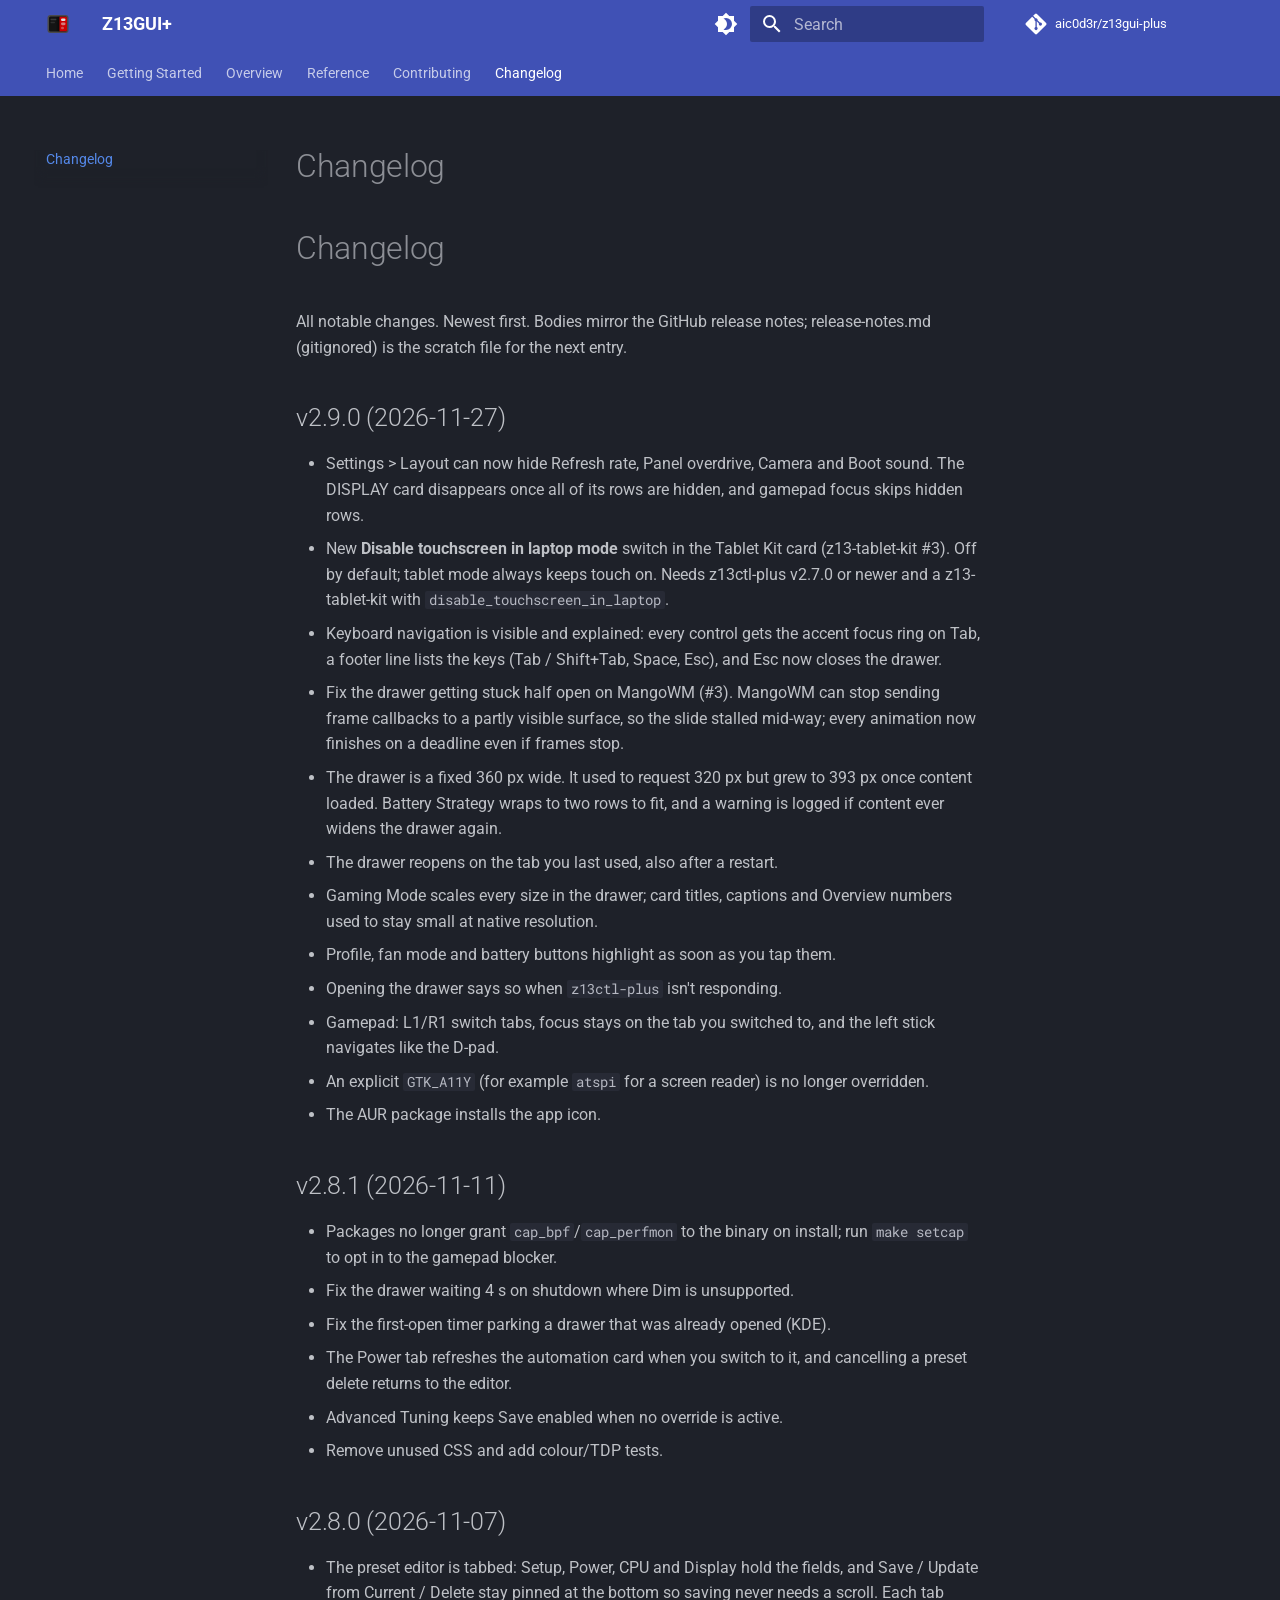
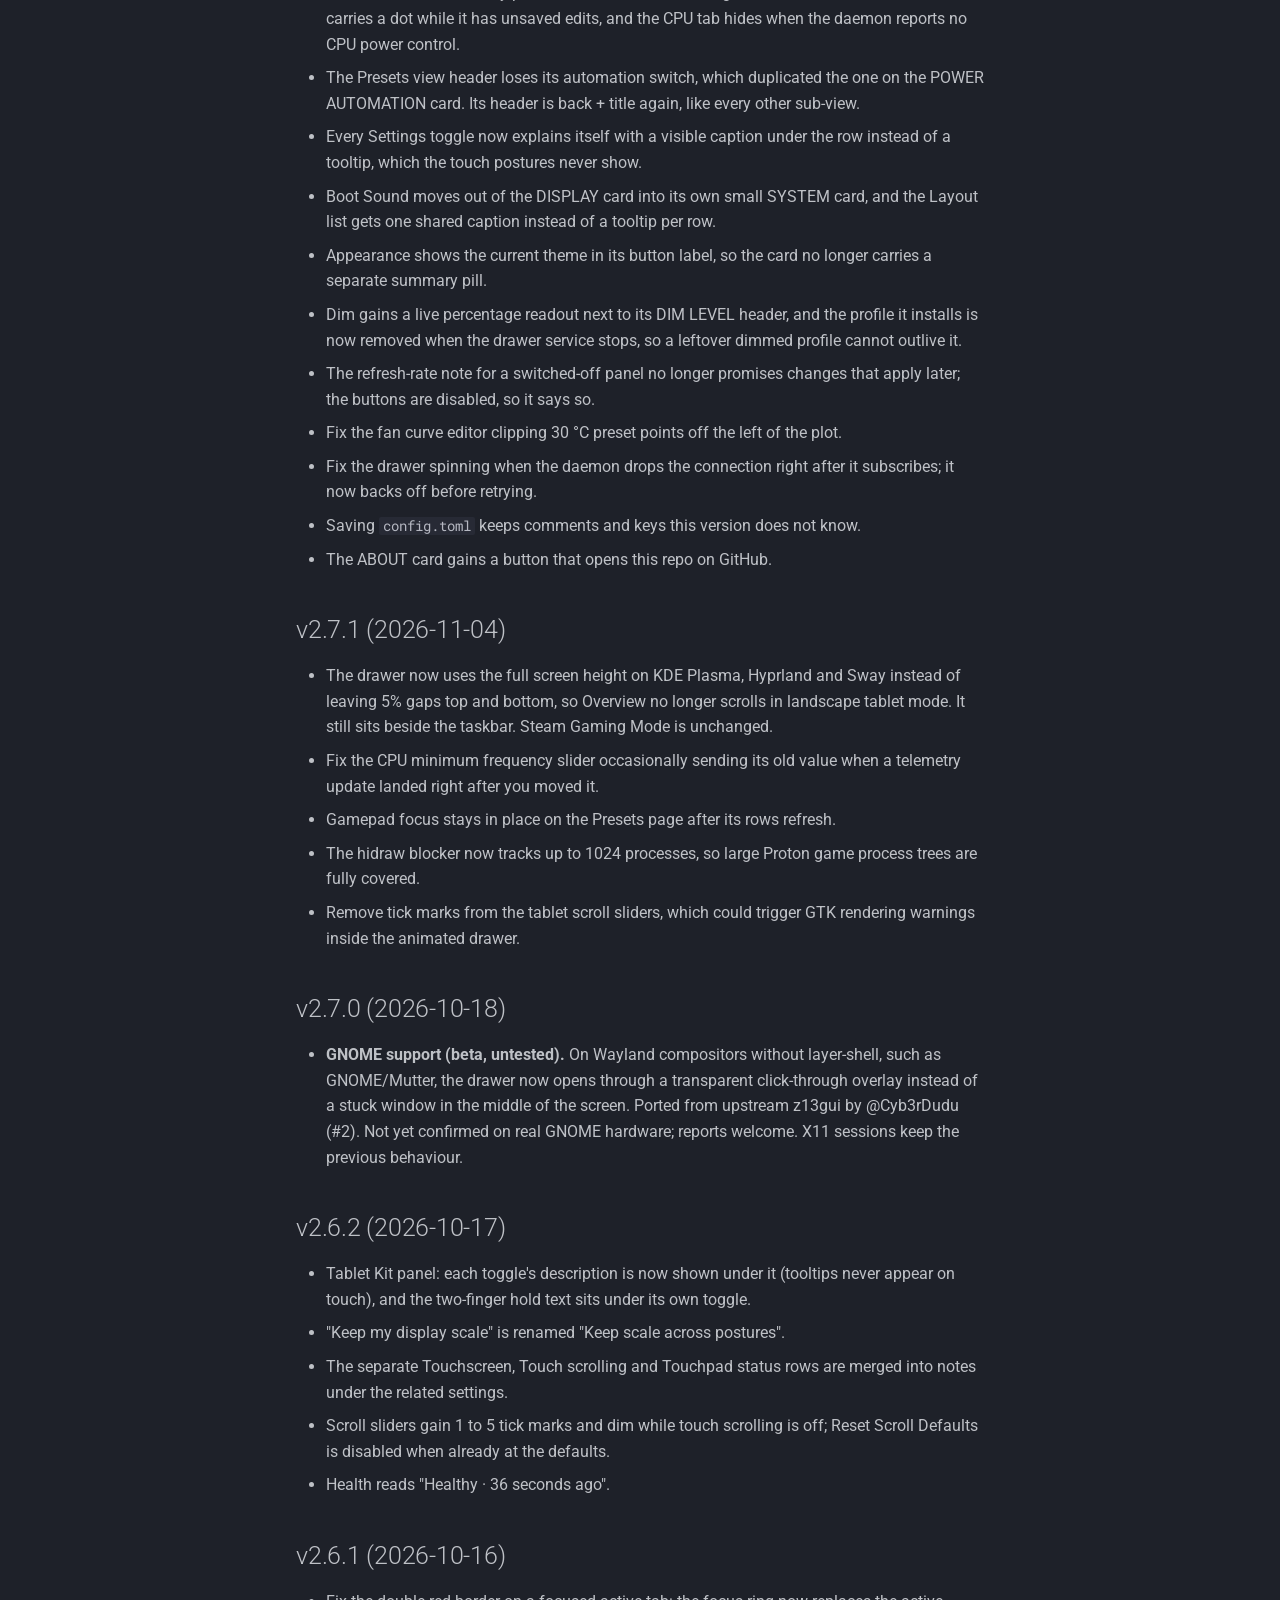
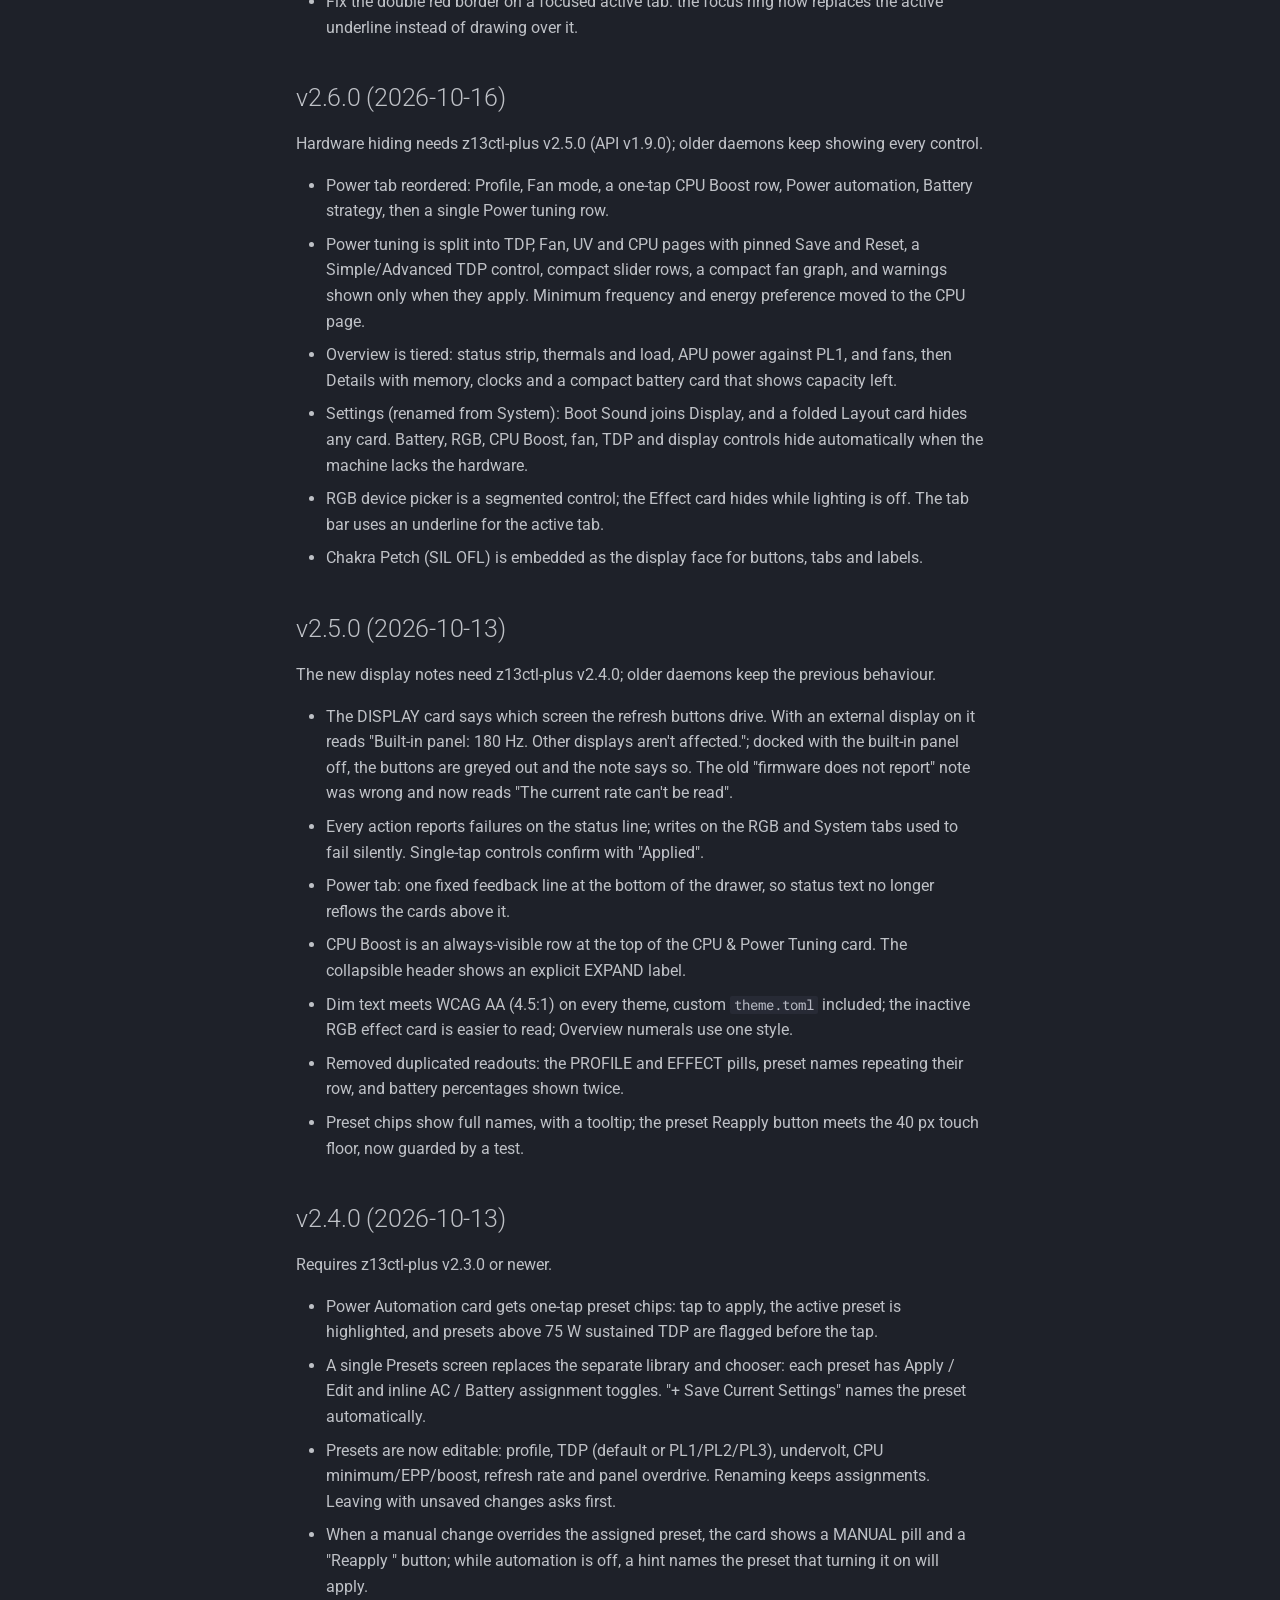
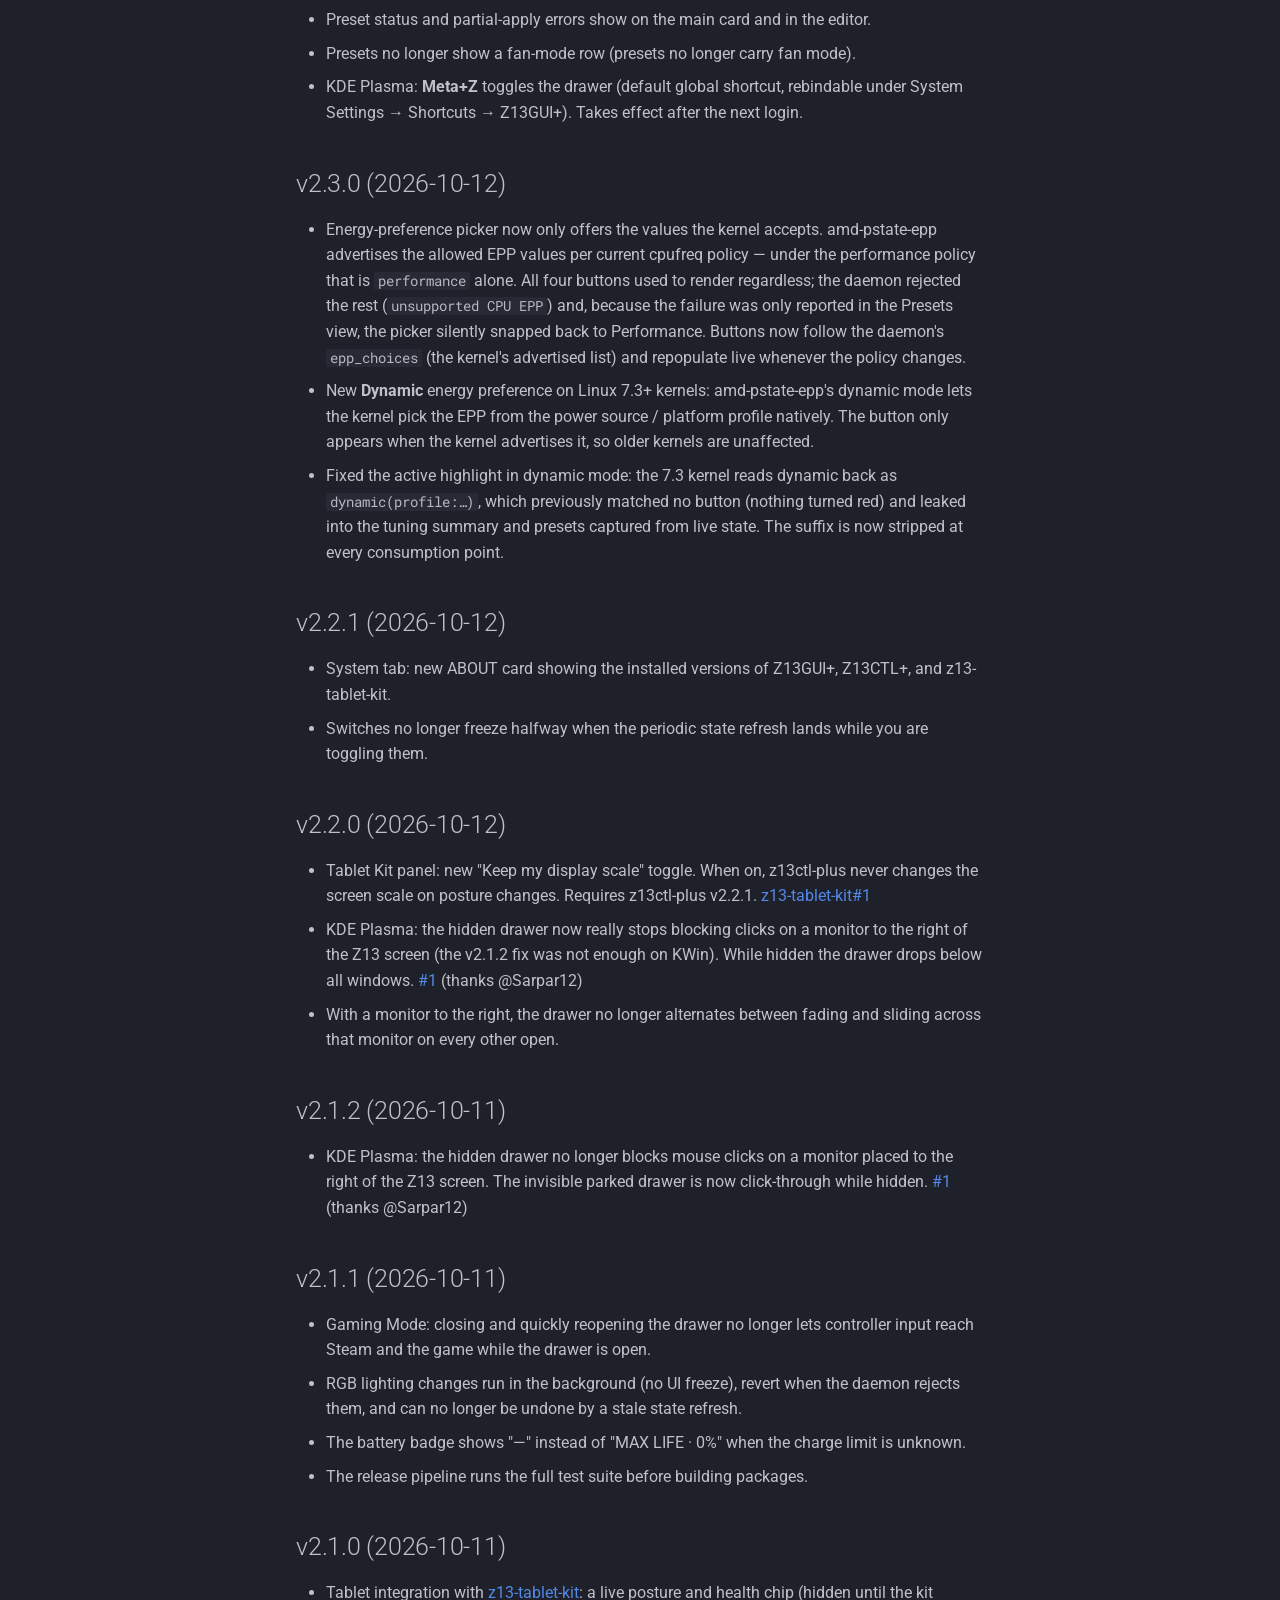
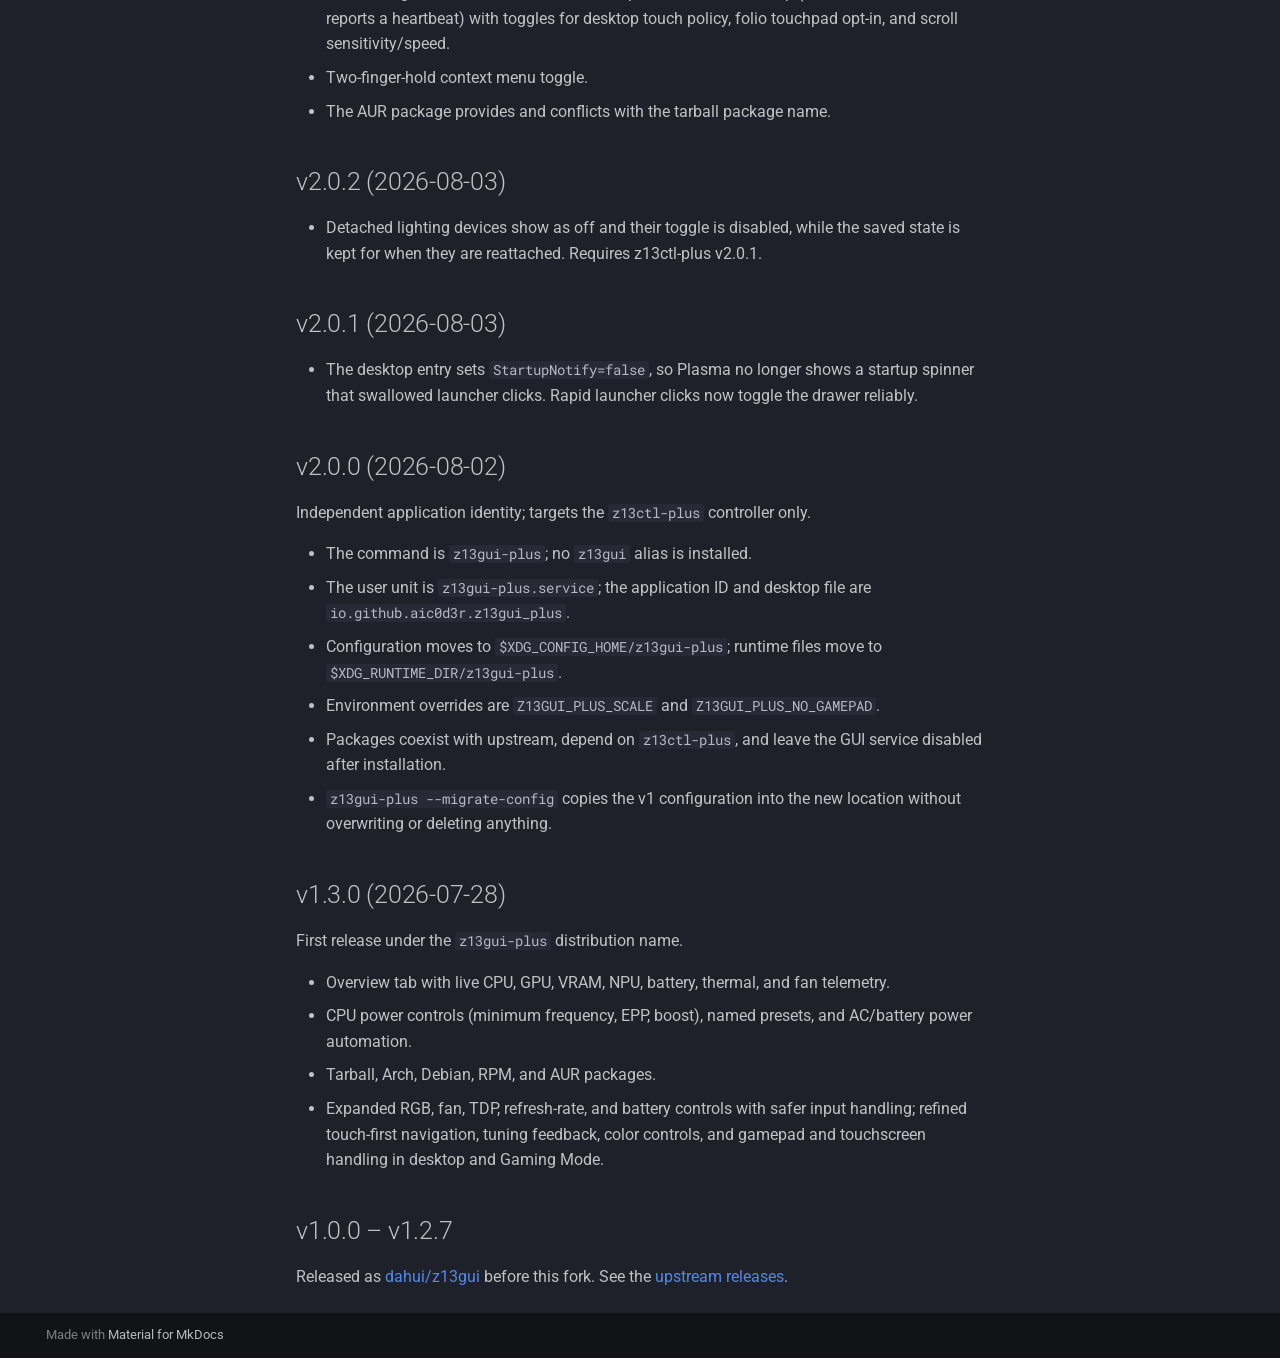
<file: changelog/index.html>
<!doctype html>
<html lang="en" class="no-js">
  <head>
    
      <meta charset="utf-8">
      <meta name="viewport" content="width=device-width,initial-scale=1">
      
        <meta name="description" content="GUI control for the 2025 ASUS ROG Flow Z13 on Linux: power profiles, TDP and fan-curve tuning, CPU undervolt, RGB lighting, battery charge limit, refresh rate, and live telemetry in a GTK4 overlay — KDE Plasma, Wayland, and Steam Gaming Mode. Compatible fork of dahui/z13gui.">
      
      
        <meta name="author" content="aic0d3r">
      
      
        <link rel="canonical" href="https://aic0d3r.github.io/z13gui-plus/changelog/">
      
      
        <link rel="prev" href="../contributing/">
      
      
      
      <link rel="icon" href="../assets/icon.svg">
      <meta name="generator" content="mkdocs-1.6.1, mkdocs-material-9.6.3">
    
    
  
    
      
        <title>Changelog - Z13GUI+</title>
      
    
  

    
      <link rel="stylesheet" href="../assets/stylesheets/main.d7758b05.min.css">
      
        
        <link rel="stylesheet" href="../assets/stylesheets/palette.06af60db.min.css">
      
      


    
    
      
    
    
      
        
        
        <link rel="preconnect" href="https://fonts.gstatic.com" crossorigin>
        <link rel="stylesheet" href="https://fonts.googleapis.com/css?family=Roboto:300,300i,400,400i,700,700i%7CRoboto+Mono:400,400i,700,700i&display=fallback">
        <style>:root{--md-text-font:"Roboto";--md-code-font:"Roboto Mono"}</style>
      
    
    
    <script>__md_scope=new URL("..",location),__md_hash=e=>[...e].reduce(((e,_)=>(e<<5)-e+_.charCodeAt(0)),0),__md_get=(e,_=localStorage,t=__md_scope)=>JSON.parse(_.getItem(t.pathname+"."+e)),__md_set=(e,_,t=localStorage,a=__md_scope)=>{try{t.setItem(a.pathname+"."+e,JSON.stringify(_))}catch(e){}}</script>
    
      

    
    
    
  
  <meta property="og:type" content="website">
  <meta property="og:site_name" content="Z13GUI+">
  <meta property="og:title" content="Changelog">
  <meta property="og:description" content="GUI control for the 2025 ASUS ROG Flow Z13 on Linux: power profiles, TDP and fan-curve tuning, CPU undervolt, RGB lighting, battery charge limit, refresh rate, and live telemetry in a GTK4 overlay — KDE Plasma, Wayland, and Steam Gaming Mode. Compatible fork of dahui/z13gui.">
  <meta property="og:url" content="https://aic0d3r.github.io/z13gui-plus/changelog/">
  <meta property="og:image" content="https://aic0d3r.github.io/z13gui-plus/assets/og.png">
  <meta property="og:image:alt" content="Z13GUI+ logo: the control drawer slid in from the right edge of the Z13 display">
  <meta name="twitter:card" content="summary_large_image">
  <meta name="twitter:title" content="Changelog">
  <meta name="twitter:description" content="GUI control for the 2025 ASUS ROG Flow Z13 on Linux: power profiles, TDP and fan-curve tuning, CPU undervolt, RGB lighting, battery charge limit, refresh rate, and live telemetry in a GTK4 overlay — KDE Plasma, Wayland, and Steam Gaming Mode. Compatible fork of dahui/z13gui.">

  </head>
  
  
    
    
      
    
    
    
    
    <body dir="ltr" data-md-color-scheme="slate" data-md-color-primary="indigo" data-md-color-accent="blue">
  
    
    <input class="md-toggle" data-md-toggle="drawer" type="checkbox" id="__drawer" autocomplete="off">
    <input class="md-toggle" data-md-toggle="search" type="checkbox" id="__search" autocomplete="off">
    <label class="md-overlay" for="__drawer"></label>
    <div data-md-component="skip">
      
        
        <a href="#changelog" class="md-skip">
          Skip to content
        </a>
      
    </div>
    <div data-md-component="announce">
      
    </div>
    
    
      

<header class="md-header" data-md-component="header">
  <nav class="md-header__inner md-grid" aria-label="Header">
    <a href=".." title="Z13GUI+" class="md-header__button md-logo" aria-label="Z13GUI+" data-md-component="logo">
      
  <img src="../assets/icon.svg" alt="logo">

    </a>
    <label class="md-header__button md-icon" for="__drawer">
      
      <svg xmlns="http://www.w3.org/2000/svg" viewBox="0 0 24 24"><path d="M3 6h18v2H3zm0 5h18v2H3zm0 5h18v2H3z"/></svg>
    </label>
    <div class="md-header__title" data-md-component="header-title">
      <div class="md-header__ellipsis">
        <div class="md-header__topic">
          <span class="md-ellipsis">
            Z13GUI+
          </span>
        </div>
        <div class="md-header__topic" data-md-component="header-topic">
          <span class="md-ellipsis">
            
              Changelog
            
          </span>
        </div>
      </div>
    </div>
    
      
        <form class="md-header__option" data-md-component="palette">
  
    
    
    
    <input class="md-option" data-md-color-media="" data-md-color-scheme="slate" data-md-color-primary="indigo" data-md-color-accent="blue"  aria-label="Switch to light mode"  type="radio" name="__palette" id="__palette_0">
    
      <label class="md-header__button md-icon" title="Switch to light mode" for="__palette_1" hidden>
        <svg xmlns="http://www.w3.org/2000/svg" viewBox="0 0 24 24"><path d="M12 18c-.89 0-1.74-.2-2.5-.55C11.56 16.5 13 14.42 13 12s-1.44-4.5-3.5-5.45C10.26 6.2 11.11 6 12 6a6 6 0 0 1 6 6 6 6 0 0 1-6 6m8-9.31V4h-4.69L12 .69 8.69 4H4v4.69L.69 12 4 15.31V20h4.69L12 23.31 15.31 20H20v-4.69L23.31 12z"/></svg>
      </label>
    
  
    
    
    
    <input class="md-option" data-md-color-media="" data-md-color-scheme="default" data-md-color-primary="indigo" data-md-color-accent="blue"  aria-label="Switch to dark mode"  type="radio" name="__palette" id="__palette_1">
    
      <label class="md-header__button md-icon" title="Switch to dark mode" for="__palette_0" hidden>
        <svg xmlns="http://www.w3.org/2000/svg" viewBox="0 0 24 24"><path d="M12 8a4 4 0 0 0-4 4 4 4 0 0 0 4 4 4 4 0 0 0 4-4 4 4 0 0 0-4-4m0 10a6 6 0 0 1-6-6 6 6 0 0 1 6-6 6 6 0 0 1 6 6 6 6 0 0 1-6 6m8-9.31V4h-4.69L12 .69 8.69 4H4v4.69L.69 12 4 15.31V20h4.69L12 23.31 15.31 20H20v-4.69L23.31 12z"/></svg>
      </label>
    
  
</form>
      
    
    
      <script>var palette=__md_get("__palette");if(palette&&palette.color){if("(prefers-color-scheme)"===palette.color.media){var media=matchMedia("(prefers-color-scheme: light)"),input=document.querySelector(media.matches?"[data-md-color-media='(prefers-color-scheme: light)']":"[data-md-color-media='(prefers-color-scheme: dark)']");palette.color.media=input.getAttribute("data-md-color-media"),palette.color.scheme=input.getAttribute("data-md-color-scheme"),palette.color.primary=input.getAttribute("data-md-color-primary"),palette.color.accent=input.getAttribute("data-md-color-accent")}for(var[key,value]of Object.entries(palette.color))document.body.setAttribute("data-md-color-"+key,value)}</script>
    
    
    
      <label class="md-header__button md-icon" for="__search">
        
        <svg xmlns="http://www.w3.org/2000/svg" viewBox="0 0 24 24"><path d="M9.5 3A6.5 6.5 0 0 1 16 9.5c0 1.61-.59 3.09-1.56 4.23l.27.27h.79l5 5-1.5 1.5-5-5v-.79l-.27-.27A6.52 6.52 0 0 1 9.5 16 6.5 6.5 0 0 1 3 9.5 6.5 6.5 0 0 1 9.5 3m0 2C7 5 5 7 5 9.5S7 14 9.5 14 14 12 14 9.5 12 5 9.5 5"/></svg>
      </label>
      <div class="md-search" data-md-component="search" role="dialog">
  <label class="md-search__overlay" for="__search"></label>
  <div class="md-search__inner" role="search">
    <form class="md-search__form" name="search">
      <input type="text" class="md-search__input" name="query" aria-label="Search" placeholder="Search" autocapitalize="off" autocorrect="off" autocomplete="off" spellcheck="false" data-md-component="search-query" required>
      <label class="md-search__icon md-icon" for="__search">
        
        <svg xmlns="http://www.w3.org/2000/svg" viewBox="0 0 24 24"><path d="M9.5 3A6.5 6.5 0 0 1 16 9.5c0 1.61-.59 3.09-1.56 4.23l.27.27h.79l5 5-1.5 1.5-5-5v-.79l-.27-.27A6.52 6.52 0 0 1 9.5 16 6.5 6.5 0 0 1 3 9.5 6.5 6.5 0 0 1 9.5 3m0 2C7 5 5 7 5 9.5S7 14 9.5 14 14 12 14 9.5 12 5 9.5 5"/></svg>
        
        <svg xmlns="http://www.w3.org/2000/svg" viewBox="0 0 24 24"><path d="M20 11v2H8l5.5 5.5-1.42 1.42L4.16 12l7.92-7.92L13.5 5.5 8 11z"/></svg>
      </label>
      <nav class="md-search__options" aria-label="Search">
        
        <button type="reset" class="md-search__icon md-icon" title="Clear" aria-label="Clear" tabindex="-1">
          
          <svg xmlns="http://www.w3.org/2000/svg" viewBox="0 0 24 24"><path d="M19 6.41 17.59 5 12 10.59 6.41 5 5 6.41 10.59 12 5 17.59 6.41 19 12 13.41 17.59 19 19 17.59 13.41 12z"/></svg>
        </button>
      </nav>
      
        <div class="md-search__suggest" data-md-component="search-suggest"></div>
      
    </form>
    <div class="md-search__output">
      <div class="md-search__scrollwrap" tabindex="0" data-md-scrollfix>
        <div class="md-search-result" data-md-component="search-result">
          <div class="md-search-result__meta">
            Initializing search
          </div>
          <ol class="md-search-result__list" role="presentation"></ol>
        </div>
      </div>
    </div>
  </div>
</div>
    
    
      <div class="md-header__source">
        <a href="https://github.com/aic0d3r/z13gui-plus" title="Go to repository" class="md-source" data-md-component="source">
  <div class="md-source__icon md-icon">
    
    <svg xmlns="http://www.w3.org/2000/svg" viewBox="0 0 448 512"><!--! Font Awesome Free 6.7.2 by @fontawesome - https://fontawesome.com License - https://fontawesome.com/license/free (Icons: CC BY 4.0, Fonts: SIL OFL 1.1, Code: MIT License) Copyright 2024 Fonticons, Inc.--><path d="M439.55 236.05 244 40.45a28.87 28.87 0 0 0-40.81 0l-40.66 40.63 51.52 51.52c27.06-9.14 52.68 16.77 43.39 43.68l49.66 49.66c34.23-11.8 61.18 31 35.47 56.69-26.49 26.49-70.21-2.87-56-37.34L240.22 199v121.85c25.3 12.54 22.26 41.85 9.08 55a34.34 34.34 0 0 1-48.55 0c-17.57-17.6-11.07-46.91 11.25-56v-123c-20.8-8.51-24.6-30.74-18.64-45L142.57 101 8.45 235.14a28.86 28.86 0 0 0 0 40.81l195.61 195.6a28.86 28.86 0 0 0 40.8 0l194.69-194.69a28.86 28.86 0 0 0 0-40.81"/></svg>
  </div>
  <div class="md-source__repository">
    aic0d3r/z13gui-plus
  </div>
</a>
      </div>
    
  </nav>
  
</header>
    
    <div class="md-container" data-md-component="container">
      
      
        
          
            
<nav class="md-tabs" aria-label="Tabs" data-md-component="tabs">
  <div class="md-grid">
    <ul class="md-tabs__list">
      
        
  
  
  
    <li class="md-tabs__item">
      <a href=".." class="md-tabs__link">
        
  
    
  
  Home

      </a>
    </li>
  

      
        
  
  
  
    
    
      <li class="md-tabs__item">
        <a href="../installation/" class="md-tabs__link">
          
  
  Getting Started

        </a>
      </li>
    
  

      
        
  
  
  
    <li class="md-tabs__item">
      <a href="../overview/" class="md-tabs__link">
        
  
    
  
  Overview

      </a>
    </li>
  

      
        
  
  
  
    
    
      <li class="md-tabs__item">
        <a href="../configuration/" class="md-tabs__link">
          
  
  Reference

        </a>
      </li>
    
  

      
        
  
  
  
    <li class="md-tabs__item">
      <a href="../contributing/" class="md-tabs__link">
        
  
    
  
  Contributing

      </a>
    </li>
  

      
        
  
  
    
  
  
    <li class="md-tabs__item md-tabs__item--active">
      <a href="./" class="md-tabs__link">
        
  
    
  
  Changelog

      </a>
    </li>
  

      
    </ul>
  </div>
</nav>
          
        
      
      <main class="md-main" data-md-component="main">
        <div class="md-main__inner md-grid">
          
            
              
              <div class="md-sidebar md-sidebar--primary" data-md-component="sidebar" data-md-type="navigation" >
                <div class="md-sidebar__scrollwrap">
                  <div class="md-sidebar__inner">
                    


  


<nav class="md-nav md-nav--primary md-nav--lifted" aria-label="Navigation" data-md-level="0">
  <label class="md-nav__title" for="__drawer">
    <a href=".." title="Z13GUI+" class="md-nav__button md-logo" aria-label="Z13GUI+" data-md-component="logo">
      
  <img src="../assets/icon.svg" alt="logo">

    </a>
    Z13GUI+
  </label>
  
    <div class="md-nav__source">
      <a href="https://github.com/aic0d3r/z13gui-plus" title="Go to repository" class="md-source" data-md-component="source">
  <div class="md-source__icon md-icon">
    
    <svg xmlns="http://www.w3.org/2000/svg" viewBox="0 0 448 512"><!--! Font Awesome Free 6.7.2 by @fontawesome - https://fontawesome.com License - https://fontawesome.com/license/free (Icons: CC BY 4.0, Fonts: SIL OFL 1.1, Code: MIT License) Copyright 2024 Fonticons, Inc.--><path d="M439.55 236.05 244 40.45a28.87 28.87 0 0 0-40.81 0l-40.66 40.63 51.52 51.52c27.06-9.14 52.68 16.77 43.39 43.68l49.66 49.66c34.23-11.8 61.18 31 35.47 56.69-26.49 26.49-70.21-2.87-56-37.34L240.22 199v121.85c25.3 12.54 22.26 41.85 9.08 55a34.34 34.34 0 0 1-48.55 0c-17.57-17.6-11.07-46.91 11.25-56v-123c-20.8-8.51-24.6-30.74-18.64-45L142.57 101 8.45 235.14a28.86 28.86 0 0 0 0 40.81l195.61 195.6a28.86 28.86 0 0 0 40.8 0l194.69-194.69a28.86 28.86 0 0 0 0-40.81"/></svg>
  </div>
  <div class="md-source__repository">
    aic0d3r/z13gui-plus
  </div>
</a>
    </div>
  
  <ul class="md-nav__list" data-md-scrollfix>
    
      
      
  
  
  
  
    <li class="md-nav__item">
      <a href=".." class="md-nav__link">
        
  
  <span class="md-ellipsis">
    Home
    
  </span>
  

      </a>
    </li>
  

    
      
      
  
  
  
  
    
    
    
      
      
        
      
    
    
    <li class="md-nav__item md-nav__item--nested">
      
        
        
        <input class="md-nav__toggle md-toggle " type="checkbox" id="__nav_2" >
        
          
          <label class="md-nav__link" for="__nav_2" id="__nav_2_label" tabindex="0">
            
  
  <span class="md-ellipsis">
    Getting Started
    
  </span>
  

            <span class="md-nav__icon md-icon"></span>
          </label>
        
        <nav class="md-nav" data-md-level="1" aria-labelledby="__nav_2_label" aria-expanded="false">
          <label class="md-nav__title" for="__nav_2">
            <span class="md-nav__icon md-icon"></span>
            Getting Started
          </label>
          <ul class="md-nav__list" data-md-scrollfix>
            
              
                
  
  
  
  
    <li class="md-nav__item">
      <a href="../installation/" class="md-nav__link">
        
  
  <span class="md-ellipsis">
    Installation
    
  </span>
  

      </a>
    </li>
  

              
            
              
                
  
  
  
  
    <li class="md-nav__item">
      <a href="../getting-started/" class="md-nav__link">
        
  
  <span class="md-ellipsis">
    Quick Start
    
  </span>
  

      </a>
    </li>
  

              
            
          </ul>
        </nav>
      
    </li>
  

    
      
      
  
  
  
  
    <li class="md-nav__item">
      <a href="../overview/" class="md-nav__link">
        
  
  <span class="md-ellipsis">
    Overview
    
  </span>
  

      </a>
    </li>
  

    
      
      
  
  
  
  
    
    
    
      
      
        
      
    
    
    <li class="md-nav__item md-nav__item--nested">
      
        
        
        <input class="md-nav__toggle md-toggle " type="checkbox" id="__nav_4" >
        
          
          <label class="md-nav__link" for="__nav_4" id="__nav_4_label" tabindex="0">
            
  
  <span class="md-ellipsis">
    Reference
    
  </span>
  

            <span class="md-nav__icon md-icon"></span>
          </label>
        
        <nav class="md-nav" data-md-level="1" aria-labelledby="__nav_4_label" aria-expanded="false">
          <label class="md-nav__title" for="__nav_4">
            <span class="md-nav__icon md-icon"></span>
            Reference
          </label>
          <ul class="md-nav__list" data-md-scrollfix>
            
              
                
  
  
  
  
    <li class="md-nav__item">
      <a href="../configuration/" class="md-nav__link">
        
  
  <span class="md-ellipsis">
    Configuration
    
  </span>
  

      </a>
    </li>
  

              
            
              
                
  
  
  
  
    <li class="md-nav__item">
      <a href="../theming/" class="md-nav__link">
        
  
  <span class="md-ellipsis">
    Theming
    
  </span>
  

      </a>
    </li>
  

              
            
          </ul>
        </nav>
      
    </li>
  

    
      
      
  
  
  
  
    <li class="md-nav__item">
      <a href="../contributing/" class="md-nav__link">
        
  
  <span class="md-ellipsis">
    Contributing
    
  </span>
  

      </a>
    </li>
  

    
      
      
  
  
    
  
  
  
    <li class="md-nav__item md-nav__item--active">
      
      <input class="md-nav__toggle md-toggle" type="checkbox" id="__toc">
      
      
        
      
      
      <a href="./" class="md-nav__link md-nav__link--active">
        
  
  <span class="md-ellipsis">
    Changelog
    
  </span>
  

      </a>
      
    </li>
  

    
  </ul>
</nav>
                  </div>
                </div>
              </div>
            
            
              
              <div class="md-sidebar md-sidebar--secondary" data-md-component="sidebar" data-md-type="toc" >
                <div class="md-sidebar__scrollwrap">
                  <div class="md-sidebar__inner">
                    

<nav class="md-nav md-nav--secondary" aria-label="Table of contents">
  
  
  
    
  
  
</nav>
                  </div>
                </div>
              </div>
            
          
          
            <div class="md-content" data-md-component="content">
              <article class="md-content__inner md-typeset">
                
                  


  
  


<h1 id="changelog">Changelog</h1>
<h1 id="changelog_1">Changelog</h1>
<p>All notable changes. Newest first. Bodies mirror the GitHub release notes;
release-notes.md (gitignored) is the scratch file for the next entry.</p>
<h2 id="v290-2026-11-27">v2.9.0 (2026-11-27)</h2>
<ul>
<li>Settings &gt; Layout can now hide Refresh rate, Panel overdrive, Camera and
  Boot sound. The DISPLAY card disappears once all of its rows are hidden,
  and gamepad focus skips hidden rows.</li>
<li>New <strong>Disable touchscreen in laptop mode</strong> switch in the Tablet Kit card
  (z13-tablet-kit #3). Off by default; tablet mode always keeps touch on.
  Needs z13ctl-plus v2.7.0 or newer and a z13-tablet-kit with
  <code>disable_touchscreen_in_laptop</code>.</li>
<li>Keyboard navigation is visible and explained: every control gets the
  accent focus ring on Tab, a footer line lists the keys (Tab / Shift+Tab,
  Space, Esc), and Esc now closes the drawer.</li>
<li>Fix the drawer getting stuck half open on MangoWM (#3). MangoWM can stop
  sending frame callbacks to a partly visible surface, so the slide stalled
  mid-way; every animation now finishes on a deadline even if frames stop.</li>
<li>The drawer is a fixed 360 px wide. It used to request 320 px but grew to
  393 px once content loaded. Battery Strategy wraps to two rows to fit, and
  a warning is logged if content ever widens the drawer again.</li>
<li>The drawer reopens on the tab you last used, also after a restart.</li>
<li>Gaming Mode scales every size in the drawer; card titles, captions and
  Overview numbers used to stay small at native resolution.</li>
<li>Profile, fan mode and battery buttons highlight as soon as you tap them.</li>
<li>Opening the drawer says so when <code>z13ctl-plus</code> isn't responding.</li>
<li>Gamepad: L1/R1 switch tabs, focus stays on the tab you switched to, and
  the left stick navigates like the D-pad.</li>
<li>An explicit <code>GTK_A11Y</code> (for example <code>atspi</code> for a screen reader) is no
  longer overridden.</li>
<li>The AUR package installs the app icon.</li>
</ul>
<h2 id="v281-2026-11-11">v2.8.1 (2026-11-11)</h2>
<ul>
<li>Packages no longer grant <code>cap_bpf</code>/<code>cap_perfmon</code> to the binary on install;
  run <code>make setcap</code> to opt in to the gamepad blocker.</li>
<li>Fix the drawer waiting 4 s on shutdown where Dim is unsupported.</li>
<li>Fix the first-open timer parking a drawer that was already opened (KDE).</li>
<li>The Power tab refreshes the automation card when you switch to it, and
  cancelling a preset delete returns to the editor.</li>
<li>Advanced Tuning keeps Save enabled when no override is active.</li>
<li>Remove unused CSS and add colour/TDP tests.</li>
</ul>
<h2 id="v280-2026-11-07">v2.8.0 (2026-11-07)</h2>
<ul>
<li>The preset editor is tabbed: Setup, Power, CPU and Display hold the fields,
  and Save / Update from Current / Delete stay pinned at the bottom so saving
  never needs a scroll. Each tab carries a dot while it has unsaved edits, and
  the CPU tab hides when the daemon reports no CPU power control.</li>
<li>The Presets view header loses its automation switch, which duplicated the one
  on the POWER AUTOMATION card. Its header is back + title again, like every
  other sub-view.</li>
<li>Every Settings toggle now explains itself with a visible caption under the
  row instead of a tooltip, which the touch postures never show.</li>
<li>Boot Sound moves out of the DISPLAY card into its own small SYSTEM card, and
  the Layout list gets one shared caption instead of a tooltip per row.</li>
<li>Appearance shows the current theme in its button label, so the card no longer
  carries a separate summary pill.</li>
<li>Dim gains a live percentage readout next to its DIM LEVEL header, and the
  profile it installs is now removed when the drawer service stops, so a
  leftover dimmed profile cannot outlive it.</li>
<li>The refresh-rate note for a switched-off panel no longer promises changes
  that apply later; the buttons are disabled, so it says so.</li>
<li>Fix the fan curve editor clipping 30 °C preset points off the left of the
  plot.</li>
<li>Fix the drawer spinning when the daemon drops the connection right after it
  subscribes; it now backs off before retrying.</li>
<li>Saving <code>config.toml</code> keeps comments and keys this version does not know.</li>
<li>The ABOUT card gains a button that opens this repo on GitHub.</li>
</ul>
<h2 id="v271-2026-11-04">v2.7.1 (2026-11-04)</h2>
<ul>
<li>The drawer now uses the full screen height on KDE Plasma, Hyprland and Sway
  instead of leaving 5% gaps top and bottom, so Overview no longer scrolls in
  landscape tablet mode. It still sits beside the taskbar. Steam Gaming Mode
  is unchanged.</li>
<li>Fix the CPU minimum frequency slider occasionally sending its old value when
  a telemetry update landed right after you moved it.</li>
<li>Gamepad focus stays in place on the Presets page after its rows refresh.</li>
<li>The hidraw blocker now tracks up to 1024 processes, so large Proton game
  process trees are fully covered.</li>
<li>Remove tick marks from the tablet scroll sliders, which could trigger GTK
  rendering warnings inside the animated drawer.</li>
</ul>
<h2 id="v270-2026-10-18">v2.7.0 (2026-10-18)</h2>
<ul>
<li><strong>GNOME support (beta, untested).</strong> On Wayland compositors without
  layer-shell, such as GNOME/Mutter, the drawer now opens through a transparent
  click-through overlay instead of a stuck window in the middle of the screen.
  Ported from upstream z13gui by @Cyb3rDudu (#2). Not yet confirmed on real
  GNOME hardware; reports welcome. X11 sessions keep the previous behaviour.</li>
</ul>
<h2 id="v262-2026-10-17">v2.6.2 (2026-10-17)</h2>
<ul>
<li>Tablet Kit panel: each toggle's description is now shown under it (tooltips
  never appear on touch), and the two-finger hold text sits under its own
  toggle.</li>
<li>"Keep my display scale" is renamed "Keep scale across postures".</li>
<li>The separate Touchscreen, Touch scrolling and Touchpad status rows are
  merged into notes under the related settings.</li>
<li>Scroll sliders gain 1 to 5 tick marks and dim while touch scrolling is off;
  Reset Scroll Defaults is disabled when already at the defaults.</li>
<li>Health reads "Healthy · 36 seconds ago".</li>
</ul>
<h2 id="v261-2026-10-16">v2.6.1 (2026-10-16)</h2>
<ul>
<li>Fix the double red border on a focused active tab: the focus ring now
  replaces the active underline instead of drawing over it.</li>
</ul>
<h2 id="v260-2026-10-16">v2.6.0 (2026-10-16)</h2>
<p>Hardware hiding needs z13ctl-plus v2.5.0 (API v1.9.0); older daemons keep
showing every control.</p>
<ul>
<li>Power tab reordered: Profile, Fan mode, a one-tap CPU Boost row, Power
  automation, Battery strategy, then a single Power tuning row.</li>
<li>Power tuning is split into TDP, Fan, UV and CPU pages with pinned Save and
  Reset, a Simple/Advanced TDP control, compact slider rows, a compact fan
  graph, and warnings shown only when they apply. Minimum frequency and
  energy preference moved to the CPU page.</li>
<li>Overview is tiered: status strip, thermals and load, APU power against
  PL1, and fans, then Details with memory, clocks and a compact battery card
  that shows capacity left.</li>
<li>Settings (renamed from System): Boot Sound joins Display, and a folded
  Layout card hides any card. Battery, RGB, CPU Boost, fan, TDP and display
  controls hide automatically when the machine lacks the hardware.</li>
<li>RGB device picker is a segmented control; the Effect card hides while
  lighting is off. The tab bar uses an underline for the active tab.</li>
<li>Chakra Petch (SIL OFL) is embedded as the display face for buttons, tabs and
  labels.</li>
</ul>
<h2 id="v250-2026-10-13">v2.5.0 (2026-10-13)</h2>
<p>The new display notes need z13ctl-plus v2.4.0; older daemons keep the
previous behaviour.</p>
<ul>
<li>The DISPLAY card says which screen the refresh buttons drive. With an
  external display on it reads "Built-in panel: 180 Hz. Other displays
  aren't affected."; docked with the built-in panel off, the buttons are
  greyed out and the note says so. The old "firmware does not report" note
  was wrong and now reads "The current rate can't be read".</li>
<li>Every action reports failures on the status line; writes on the RGB and
  System tabs used to fail silently. Single-tap controls confirm with
  "Applied".</li>
<li>Power tab: one fixed feedback line at the bottom of the drawer, so status
  text no longer reflows the cards above it.</li>
<li>CPU Boost is an always-visible row at the top of the CPU &amp; Power Tuning
  card. The collapsible header shows an explicit EXPAND label.</li>
<li>Dim text meets WCAG AA (4.5:1) on every theme, custom <code>theme.toml</code>
  included; the inactive RGB effect card is easier to read; Overview
  numerals use one style.</li>
<li>Removed duplicated readouts: the PROFILE and EFFECT pills, preset names
  repeating their row, and battery percentages shown twice.</li>
<li>Preset chips show full names, with a tooltip; the preset Reapply button
  meets the 40 px touch floor, now guarded by a test.</li>
</ul>
<h2 id="v240-2026-10-13">v2.4.0 (2026-10-13)</h2>
<p>Requires z13ctl-plus v2.3.0 or newer.</p>
<ul>
<li>Power Automation card gets one-tap preset chips: tap to apply, the active
  preset is highlighted, and presets above 75 W sustained TDP are flagged
  before the tap.</li>
<li>A single Presets screen replaces the separate library and chooser: each
  preset has Apply / Edit and inline AC / Battery assignment toggles.
  "+ Save Current Settings" names the preset automatically.</li>
<li>Presets are now editable: profile, TDP (default or PL1/PL2/PL3),
  undervolt, CPU minimum/EPP/boost, refresh rate and panel overdrive.
  Renaming keeps assignments. Leaving with unsaved changes asks first.</li>
<li>When a manual change overrides the assigned preset, the card shows a
  MANUAL pill and a "Reapply <preset>" button; while automation is off, a
  hint names the preset that turning it on will apply.</li>
<li>Preset status and partial-apply errors show on the main card and in the
  editor.</li>
<li>Presets no longer show a fan-mode row (presets no longer carry fan mode).</li>
<li>KDE Plasma: <strong>Meta+Z</strong> toggles the drawer (default global shortcut,
  rebindable under System Settings → Shortcuts → Z13GUI+). Takes effect
  after the next login.</li>
</ul>
<h2 id="v230-2026-10-12">v2.3.0 (2026-10-12)</h2>
<ul>
<li>Energy-preference picker now only offers the values the kernel accepts.
  amd-pstate-epp advertises the allowed EPP values per current cpufreq
  policy — under the performance policy that is <code>performance</code> alone. All
  four buttons used to render regardless; the daemon rejected the rest
  (<code>unsupported CPU EPP</code>) and, because the failure was only reported in the
  Presets view, the picker silently snapped back to Performance. Buttons now
  follow the daemon's <code>epp_choices</code> (the kernel's advertised list) and
  repopulate live whenever the policy changes.</li>
<li>New <strong>Dynamic</strong> energy preference on Linux 7.3+ kernels: amd-pstate-epp's
  dynamic mode lets the kernel pick the EPP from the power source / platform
  profile natively. The button only appears when the kernel advertises it,
  so older kernels are unaffected.</li>
<li>Fixed the active highlight in dynamic mode: the 7.3 kernel reads dynamic
  back as <code>dynamic(profile:…)</code>, which previously matched no button (nothing
  turned red) and leaked into the tuning summary and presets captured from
  live state. The suffix is now stripped at every consumption point.</li>
</ul>
<h2 id="v221-2026-10-12">v2.2.1 (2026-10-12)</h2>
<ul>
<li>System tab: new ABOUT card showing the installed versions of Z13GUI+,
  Z13CTL+, and z13-tablet-kit.</li>
<li>Switches no longer freeze halfway when the periodic state refresh lands
  while you are toggling them.</li>
</ul>
<h2 id="v220-2026-10-12">v2.2.0 (2026-10-12)</h2>
<ul>
<li>Tablet Kit panel: new "Keep my display scale" toggle. When on, z13ctl-plus
  never changes the screen scale on posture changes. Requires z13ctl-plus
  v2.2.1. <a href="https://github.com/aic0d3r/z13-tablet-kit/issues/1">z13-tablet-kit#1</a></li>
<li>KDE Plasma: the hidden drawer now really stops blocking clicks on a monitor to
  the right of the Z13 screen (the v2.1.2 fix was not enough on KWin). While hidden
  the drawer drops below all windows.
  <a href="https://github.com/aic0d3r/z13gui-plus/issues/1">#1</a> (thanks @Sarpar12)</li>
<li>With a monitor to the right, the drawer no longer alternates between fading and
  sliding across that monitor on every other open.</li>
</ul>
<h2 id="v212-2026-10-11">v2.1.2 (2026-10-11)</h2>
<ul>
<li>KDE Plasma: the hidden drawer no longer blocks mouse clicks on a monitor placed
  to the right of the Z13 screen. The invisible parked drawer is now click-through
  while hidden.
  <a href="https://github.com/aic0d3r/z13gui-plus/issues/1">#1</a> (thanks @Sarpar12)</li>
</ul>
<h2 id="v211-2026-10-11">v2.1.1 (2026-10-11)</h2>
<ul>
<li>Gaming Mode: closing and quickly reopening the drawer no longer lets controller
  input reach Steam and the game while the drawer is open.</li>
<li>RGB lighting changes run in the background (no UI freeze), revert when the daemon
  rejects them, and can no longer be undone by a stale state refresh.</li>
<li>The battery badge shows "—" instead of "MAX LIFE · 0%" when the charge limit is
  unknown.</li>
<li>The release pipeline runs the full test suite before building packages.</li>
</ul>
<h2 id="v210-2026-10-11">v2.1.0 (2026-10-11)</h2>
<ul>
<li>Tablet integration with
  <a href="https://github.com/aic0d3r/z13-tablet-kit">z13-tablet-kit</a>: a live posture and
  health chip (hidden until the kit reports a heartbeat) with toggles for desktop
  touch policy, folio touchpad opt-in, and scroll sensitivity/speed.</li>
<li>Two-finger-hold context menu toggle.</li>
<li>The AUR package provides and conflicts with the tarball package name.</li>
</ul>
<h2 id="v202-2026-08-03">v2.0.2 (2026-08-03)</h2>
<ul>
<li>Detached lighting devices show as off and their toggle is disabled, while the
  saved state is kept for when they are reattached. Requires z13ctl-plus v2.0.1.</li>
</ul>
<h2 id="v201-2026-08-03">v2.0.1 (2026-08-03)</h2>
<ul>
<li>The desktop entry sets <code>StartupNotify=false</code>, so Plasma no longer shows a startup
  spinner that swallowed launcher clicks. Rapid launcher clicks now toggle the
  drawer reliably.</li>
</ul>
<h2 id="v200-2026-08-02">v2.0.0 (2026-08-02)</h2>
<p>Independent application identity; targets the <code>z13ctl-plus</code> controller only.</p>
<ul>
<li>The command is <code>z13gui-plus</code>; no <code>z13gui</code> alias is installed.</li>
<li>The user unit is <code>z13gui-plus.service</code>; the application ID and desktop file are
  <code>io.github.aic0d3r.z13gui_plus</code>.</li>
<li>Configuration moves to <code>$XDG_CONFIG_HOME/z13gui-plus</code>; runtime files move to
  <code>$XDG_RUNTIME_DIR/z13gui-plus</code>.</li>
<li>Environment overrides are <code>Z13GUI_PLUS_SCALE</code> and <code>Z13GUI_PLUS_NO_GAMEPAD</code>.</li>
<li>Packages coexist with upstream, depend on <code>z13ctl-plus</code>, and leave the GUI
  service disabled after installation.</li>
<li><code>z13gui-plus --migrate-config</code> copies the v1 configuration into the new location
  without overwriting or deleting anything.</li>
</ul>
<h2 id="v130-2026-07-28">v1.3.0 (2026-07-28)</h2>
<p>First release under the <code>z13gui-plus</code> distribution name.</p>
<ul>
<li>Overview tab with live CPU, GPU, VRAM, NPU, battery, thermal, and fan telemetry.</li>
<li>CPU power controls (minimum frequency, EPP, boost), named presets, and AC/battery
  power automation.</li>
<li>Tarball, Arch, Debian, RPM, and AUR packages.</li>
<li>Expanded RGB, fan, TDP, refresh-rate, and battery controls with safer input
  handling; refined touch-first navigation, tuning feedback, color controls, and
  gamepad and touchscreen handling in desktop and Gaming Mode.</li>
</ul>
<h2 id="v100-v127">v1.0.0 – v1.2.7</h2>
<p>Released as <a href="https://github.com/dahui/z13gui">dahui/z13gui</a> before this fork. See
the <a href="https://github.com/dahui/z13gui/releases">upstream releases</a>.</p>












                
              </article>
            </div>
          
          
<script>var target=document.getElementById(location.hash.slice(1));target&&target.name&&(target.checked=target.name.startsWith("__tabbed_"))</script>
        </div>
        
          <button type="button" class="md-top md-icon" data-md-component="top" hidden>
  
  <svg xmlns="http://www.w3.org/2000/svg" viewBox="0 0 24 24"><path d="M13 20h-2V8l-5.5 5.5-1.42-1.42L12 4.16l7.92 7.92-1.42 1.42L13 8z"/></svg>
  Back to top
</button>
        
      </main>
      
        <footer class="md-footer">
  
  <div class="md-footer-meta md-typeset">
    <div class="md-footer-meta__inner md-grid">
      <div class="md-copyright">
  
  
    Made with
    <a href="https://squidfunk.github.io/mkdocs-material/" target="_blank" rel="noopener">
      Material for MkDocs
    </a>
  
</div>
      
    </div>
  </div>
</footer>
      
    </div>
    <div class="md-dialog" data-md-component="dialog">
      <div class="md-dialog__inner md-typeset"></div>
    </div>
    
    
    <script id="__config" type="application/json">{"base": "..", "features": ["navigation.tabs", "navigation.sections", "navigation.top", "search.suggest", "search.highlight", "content.code.copy"], "search": "../assets/javascripts/workers/search.f8cc74c7.min.js", "translations": {"clipboard.copied": "Copied to clipboard", "clipboard.copy": "Copy to clipboard", "search.result.more.one": "1 more on this page", "search.result.more.other": "# more on this page", "search.result.none": "No matching documents", "search.result.one": "1 matching document", "search.result.other": "# matching documents", "search.result.placeholder": "Type to start searching", "search.result.term.missing": "Missing", "select.version": "Select version"}}</script>
    
    
      <script src="../assets/javascripts/bundle.f1b6f286.min.js"></script>
      
    
  </body>
</html>
</file>
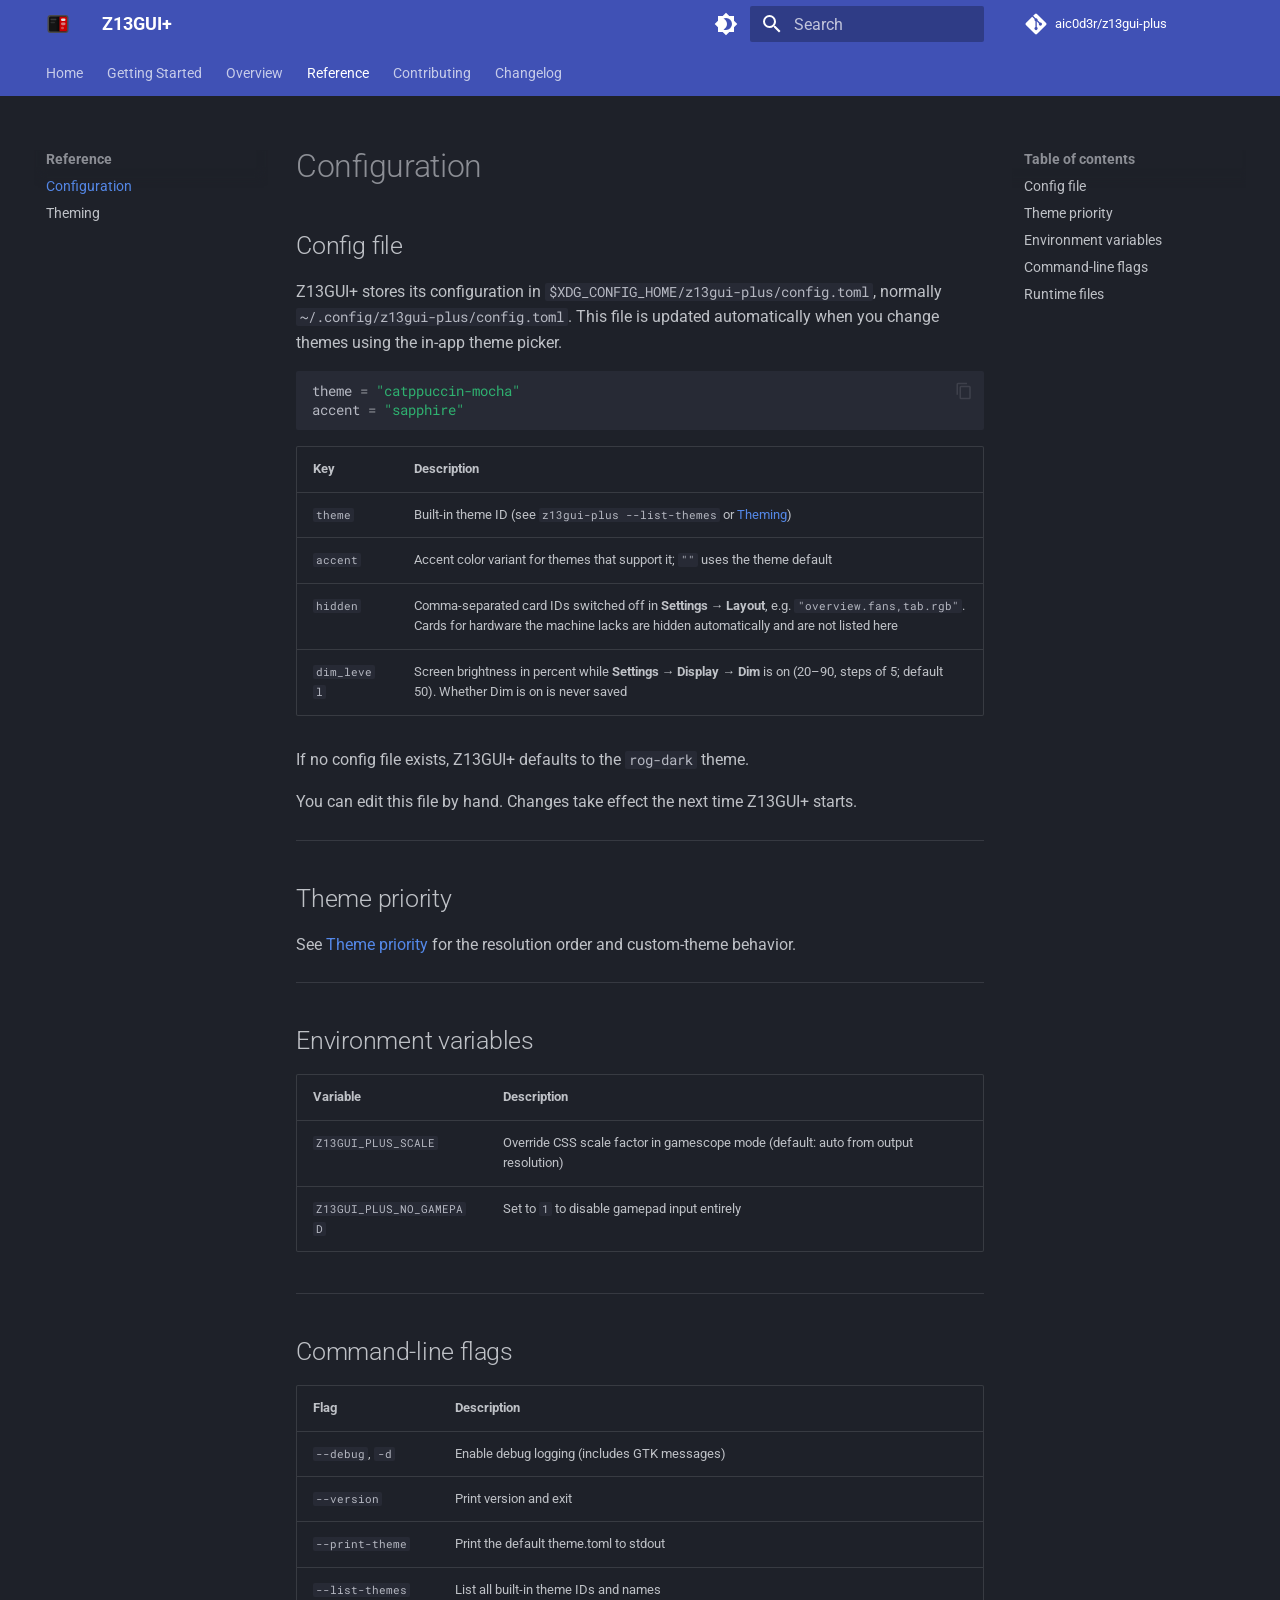
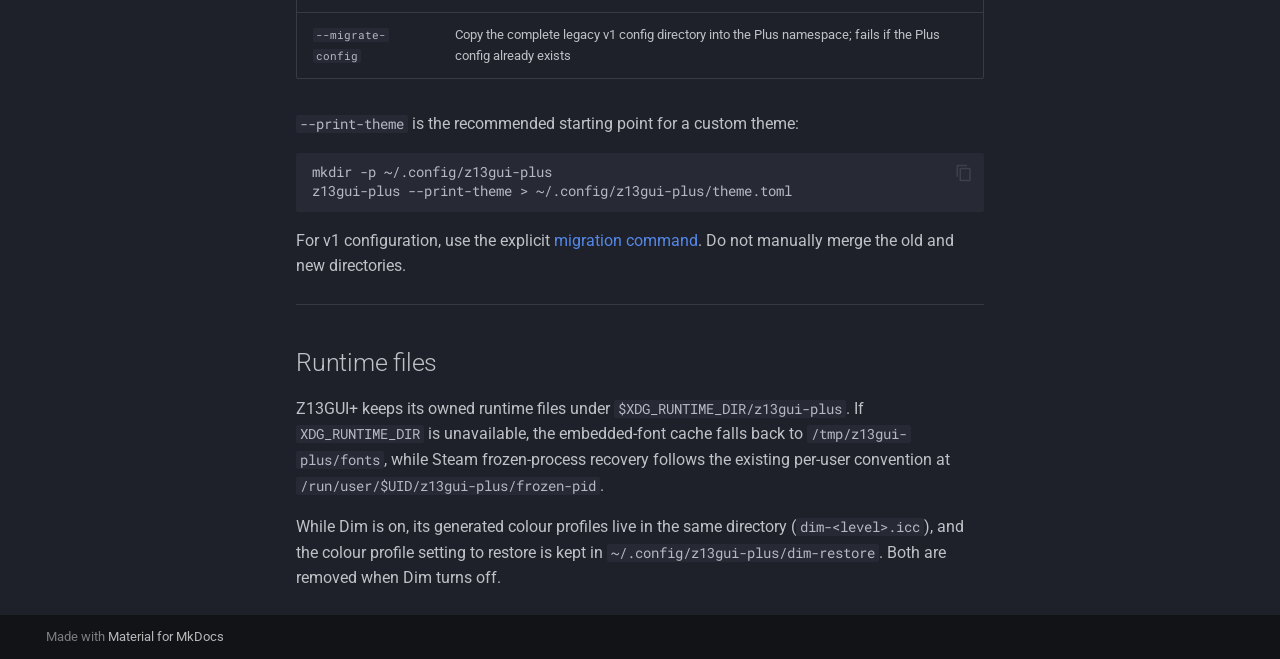
<file: configuration/index.html>
<!doctype html>
<html lang="en" class="no-js">
  <head>
    
      <meta charset="utf-8">
      <meta name="viewport" content="width=device-width,initial-scale=1">
      
        <meta name="description" content="GUI control for the 2025 ASUS ROG Flow Z13 on Linux: power profiles, TDP and fan-curve tuning, CPU undervolt, RGB lighting, battery charge limit, refresh rate, and live telemetry in a GTK4 overlay — KDE Plasma, Wayland, and Steam Gaming Mode. Compatible fork of dahui/z13gui.">
      
      
        <meta name="author" content="aic0d3r">
      
      
        <link rel="canonical" href="https://aic0d3r.github.io/z13gui-plus/configuration/">
      
      
        <link rel="prev" href="../overview/">
      
      
        <link rel="next" href="../theming/">
      
      
      <link rel="icon" href="../assets/icon.svg">
      <meta name="generator" content="mkdocs-1.6.1, mkdocs-material-9.6.3">
    
    
  
    
      
        <title>Configuration - Z13GUI+</title>
      
    
  

    
      <link rel="stylesheet" href="../assets/stylesheets/main.d7758b05.min.css">
      
        
        <link rel="stylesheet" href="../assets/stylesheets/palette.06af60db.min.css">
      
      


    
    
      
    
    
      
        
        
        <link rel="preconnect" href="https://fonts.gstatic.com" crossorigin>
        <link rel="stylesheet" href="https://fonts.googleapis.com/css?family=Roboto:300,300i,400,400i,700,700i%7CRoboto+Mono:400,400i,700,700i&display=fallback">
        <style>:root{--md-text-font:"Roboto";--md-code-font:"Roboto Mono"}</style>
      
    
    
    <script>__md_scope=new URL("..",location),__md_hash=e=>[...e].reduce(((e,_)=>(e<<5)-e+_.charCodeAt(0)),0),__md_get=(e,_=localStorage,t=__md_scope)=>JSON.parse(_.getItem(t.pathname+"."+e)),__md_set=(e,_,t=localStorage,a=__md_scope)=>{try{t.setItem(a.pathname+"."+e,JSON.stringify(_))}catch(e){}}</script>
    
      

    
    
    
  
  <meta property="og:type" content="website">
  <meta property="og:site_name" content="Z13GUI+">
  <meta property="og:title" content="Configuration">
  <meta property="og:description" content="GUI control for the 2025 ASUS ROG Flow Z13 on Linux: power profiles, TDP and fan-curve tuning, CPU undervolt, RGB lighting, battery charge limit, refresh rate, and live telemetry in a GTK4 overlay — KDE Plasma, Wayland, and Steam Gaming Mode. Compatible fork of dahui/z13gui.">
  <meta property="og:url" content="https://aic0d3r.github.io/z13gui-plus/configuration/">
  <meta property="og:image" content="https://aic0d3r.github.io/z13gui-plus/assets/og.png">
  <meta property="og:image:alt" content="Z13GUI+ logo: the control drawer slid in from the right edge of the Z13 display">
  <meta name="twitter:card" content="summary_large_image">
  <meta name="twitter:title" content="Configuration">
  <meta name="twitter:description" content="GUI control for the 2025 ASUS ROG Flow Z13 on Linux: power profiles, TDP and fan-curve tuning, CPU undervolt, RGB lighting, battery charge limit, refresh rate, and live telemetry in a GTK4 overlay — KDE Plasma, Wayland, and Steam Gaming Mode. Compatible fork of dahui/z13gui.">

  </head>
  
  
    
    
      
    
    
    
    
    <body dir="ltr" data-md-color-scheme="slate" data-md-color-primary="indigo" data-md-color-accent="blue">
  
    
    <input class="md-toggle" data-md-toggle="drawer" type="checkbox" id="__drawer" autocomplete="off">
    <input class="md-toggle" data-md-toggle="search" type="checkbox" id="__search" autocomplete="off">
    <label class="md-overlay" for="__drawer"></label>
    <div data-md-component="skip">
      
        
        <a href="#configuration" class="md-skip">
          Skip to content
        </a>
      
    </div>
    <div data-md-component="announce">
      
    </div>
    
    
      

<header class="md-header" data-md-component="header">
  <nav class="md-header__inner md-grid" aria-label="Header">
    <a href=".." title="Z13GUI+" class="md-header__button md-logo" aria-label="Z13GUI+" data-md-component="logo">
      
  <img src="../assets/icon.svg" alt="logo">

    </a>
    <label class="md-header__button md-icon" for="__drawer">
      
      <svg xmlns="http://www.w3.org/2000/svg" viewBox="0 0 24 24"><path d="M3 6h18v2H3zm0 5h18v2H3zm0 5h18v2H3z"/></svg>
    </label>
    <div class="md-header__title" data-md-component="header-title">
      <div class="md-header__ellipsis">
        <div class="md-header__topic">
          <span class="md-ellipsis">
            Z13GUI+
          </span>
        </div>
        <div class="md-header__topic" data-md-component="header-topic">
          <span class="md-ellipsis">
            
              Configuration
            
          </span>
        </div>
      </div>
    </div>
    
      
        <form class="md-header__option" data-md-component="palette">
  
    
    
    
    <input class="md-option" data-md-color-media="" data-md-color-scheme="slate" data-md-color-primary="indigo" data-md-color-accent="blue"  aria-label="Switch to light mode"  type="radio" name="__palette" id="__palette_0">
    
      <label class="md-header__button md-icon" title="Switch to light mode" for="__palette_1" hidden>
        <svg xmlns="http://www.w3.org/2000/svg" viewBox="0 0 24 24"><path d="M12 18c-.89 0-1.74-.2-2.5-.55C11.56 16.5 13 14.42 13 12s-1.44-4.5-3.5-5.45C10.26 6.2 11.11 6 12 6a6 6 0 0 1 6 6 6 6 0 0 1-6 6m8-9.31V4h-4.69L12 .69 8.69 4H4v4.69L.69 12 4 15.31V20h4.69L12 23.31 15.31 20H20v-4.69L23.31 12z"/></svg>
      </label>
    
  
    
    
    
    <input class="md-option" data-md-color-media="" data-md-color-scheme="default" data-md-color-primary="indigo" data-md-color-accent="blue"  aria-label="Switch to dark mode"  type="radio" name="__palette" id="__palette_1">
    
      <label class="md-header__button md-icon" title="Switch to dark mode" for="__palette_0" hidden>
        <svg xmlns="http://www.w3.org/2000/svg" viewBox="0 0 24 24"><path d="M12 8a4 4 0 0 0-4 4 4 4 0 0 0 4 4 4 4 0 0 0 4-4 4 4 0 0 0-4-4m0 10a6 6 0 0 1-6-6 6 6 0 0 1 6-6 6 6 0 0 1 6 6 6 6 0 0 1-6 6m8-9.31V4h-4.69L12 .69 8.69 4H4v4.69L.69 12 4 15.31V20h4.69L12 23.31 15.31 20H20v-4.69L23.31 12z"/></svg>
      </label>
    
  
</form>
      
    
    
      <script>var palette=__md_get("__palette");if(palette&&palette.color){if("(prefers-color-scheme)"===palette.color.media){var media=matchMedia("(prefers-color-scheme: light)"),input=document.querySelector(media.matches?"[data-md-color-media='(prefers-color-scheme: light)']":"[data-md-color-media='(prefers-color-scheme: dark)']");palette.color.media=input.getAttribute("data-md-color-media"),palette.color.scheme=input.getAttribute("data-md-color-scheme"),palette.color.primary=input.getAttribute("data-md-color-primary"),palette.color.accent=input.getAttribute("data-md-color-accent")}for(var[key,value]of Object.entries(palette.color))document.body.setAttribute("data-md-color-"+key,value)}</script>
    
    
    
      <label class="md-header__button md-icon" for="__search">
        
        <svg xmlns="http://www.w3.org/2000/svg" viewBox="0 0 24 24"><path d="M9.5 3A6.5 6.5 0 0 1 16 9.5c0 1.61-.59 3.09-1.56 4.23l.27.27h.79l5 5-1.5 1.5-5-5v-.79l-.27-.27A6.52 6.52 0 0 1 9.5 16 6.5 6.5 0 0 1 3 9.5 6.5 6.5 0 0 1 9.5 3m0 2C7 5 5 7 5 9.5S7 14 9.5 14 14 12 14 9.5 12 5 9.5 5"/></svg>
      </label>
      <div class="md-search" data-md-component="search" role="dialog">
  <label class="md-search__overlay" for="__search"></label>
  <div class="md-search__inner" role="search">
    <form class="md-search__form" name="search">
      <input type="text" class="md-search__input" name="query" aria-label="Search" placeholder="Search" autocapitalize="off" autocorrect="off" autocomplete="off" spellcheck="false" data-md-component="search-query" required>
      <label class="md-search__icon md-icon" for="__search">
        
        <svg xmlns="http://www.w3.org/2000/svg" viewBox="0 0 24 24"><path d="M9.5 3A6.5 6.5 0 0 1 16 9.5c0 1.61-.59 3.09-1.56 4.23l.27.27h.79l5 5-1.5 1.5-5-5v-.79l-.27-.27A6.52 6.52 0 0 1 9.5 16 6.5 6.5 0 0 1 3 9.5 6.5 6.5 0 0 1 9.5 3m0 2C7 5 5 7 5 9.5S7 14 9.5 14 14 12 14 9.5 12 5 9.5 5"/></svg>
        
        <svg xmlns="http://www.w3.org/2000/svg" viewBox="0 0 24 24"><path d="M20 11v2H8l5.5 5.5-1.42 1.42L4.16 12l7.92-7.92L13.5 5.5 8 11z"/></svg>
      </label>
      <nav class="md-search__options" aria-label="Search">
        
        <button type="reset" class="md-search__icon md-icon" title="Clear" aria-label="Clear" tabindex="-1">
          
          <svg xmlns="http://www.w3.org/2000/svg" viewBox="0 0 24 24"><path d="M19 6.41 17.59 5 12 10.59 6.41 5 5 6.41 10.59 12 5 17.59 6.41 19 12 13.41 17.59 19 19 17.59 13.41 12z"/></svg>
        </button>
      </nav>
      
        <div class="md-search__suggest" data-md-component="search-suggest"></div>
      
    </form>
    <div class="md-search__output">
      <div class="md-search__scrollwrap" tabindex="0" data-md-scrollfix>
        <div class="md-search-result" data-md-component="search-result">
          <div class="md-search-result__meta">
            Initializing search
          </div>
          <ol class="md-search-result__list" role="presentation"></ol>
        </div>
      </div>
    </div>
  </div>
</div>
    
    
      <div class="md-header__source">
        <a href="https://github.com/aic0d3r/z13gui-plus" title="Go to repository" class="md-source" data-md-component="source">
  <div class="md-source__icon md-icon">
    
    <svg xmlns="http://www.w3.org/2000/svg" viewBox="0 0 448 512"><!--! Font Awesome Free 6.7.2 by @fontawesome - https://fontawesome.com License - https://fontawesome.com/license/free (Icons: CC BY 4.0, Fonts: SIL OFL 1.1, Code: MIT License) Copyright 2024 Fonticons, Inc.--><path d="M439.55 236.05 244 40.45a28.87 28.87 0 0 0-40.81 0l-40.66 40.63 51.52 51.52c27.06-9.14 52.68 16.77 43.39 43.68l49.66 49.66c34.23-11.8 61.18 31 35.47 56.69-26.49 26.49-70.21-2.87-56-37.34L240.22 199v121.85c25.3 12.54 22.26 41.85 9.08 55a34.34 34.34 0 0 1-48.55 0c-17.57-17.6-11.07-46.91 11.25-56v-123c-20.8-8.51-24.6-30.74-18.64-45L142.57 101 8.45 235.14a28.86 28.86 0 0 0 0 40.81l195.61 195.6a28.86 28.86 0 0 0 40.8 0l194.69-194.69a28.86 28.86 0 0 0 0-40.81"/></svg>
  </div>
  <div class="md-source__repository">
    aic0d3r/z13gui-plus
  </div>
</a>
      </div>
    
  </nav>
  
</header>
    
    <div class="md-container" data-md-component="container">
      
      
        
          
            
<nav class="md-tabs" aria-label="Tabs" data-md-component="tabs">
  <div class="md-grid">
    <ul class="md-tabs__list">
      
        
  
  
  
    <li class="md-tabs__item">
      <a href=".." class="md-tabs__link">
        
  
    
  
  Home

      </a>
    </li>
  

      
        
  
  
  
    
    
      <li class="md-tabs__item">
        <a href="../installation/" class="md-tabs__link">
          
  
  Getting Started

        </a>
      </li>
    
  

      
        
  
  
  
    <li class="md-tabs__item">
      <a href="../overview/" class="md-tabs__link">
        
  
    
  
  Overview

      </a>
    </li>
  

      
        
  
  
    
  
  
    
    
      <li class="md-tabs__item md-tabs__item--active">
        <a href="./" class="md-tabs__link">
          
  
  Reference

        </a>
      </li>
    
  

      
        
  
  
  
    <li class="md-tabs__item">
      <a href="../contributing/" class="md-tabs__link">
        
  
    
  
  Contributing

      </a>
    </li>
  

      
        
  
  
  
    <li class="md-tabs__item">
      <a href="../changelog/" class="md-tabs__link">
        
  
    
  
  Changelog

      </a>
    </li>
  

      
    </ul>
  </div>
</nav>
          
        
      
      <main class="md-main" data-md-component="main">
        <div class="md-main__inner md-grid">
          
            
              
              <div class="md-sidebar md-sidebar--primary" data-md-component="sidebar" data-md-type="navigation" >
                <div class="md-sidebar__scrollwrap">
                  <div class="md-sidebar__inner">
                    


  


<nav class="md-nav md-nav--primary md-nav--lifted" aria-label="Navigation" data-md-level="0">
  <label class="md-nav__title" for="__drawer">
    <a href=".." title="Z13GUI+" class="md-nav__button md-logo" aria-label="Z13GUI+" data-md-component="logo">
      
  <img src="../assets/icon.svg" alt="logo">

    </a>
    Z13GUI+
  </label>
  
    <div class="md-nav__source">
      <a href="https://github.com/aic0d3r/z13gui-plus" title="Go to repository" class="md-source" data-md-component="source">
  <div class="md-source__icon md-icon">
    
    <svg xmlns="http://www.w3.org/2000/svg" viewBox="0 0 448 512"><!--! Font Awesome Free 6.7.2 by @fontawesome - https://fontawesome.com License - https://fontawesome.com/license/free (Icons: CC BY 4.0, Fonts: SIL OFL 1.1, Code: MIT License) Copyright 2024 Fonticons, Inc.--><path d="M439.55 236.05 244 40.45a28.87 28.87 0 0 0-40.81 0l-40.66 40.63 51.52 51.52c27.06-9.14 52.68 16.77 43.39 43.68l49.66 49.66c34.23-11.8 61.18 31 35.47 56.69-26.49 26.49-70.21-2.87-56-37.34L240.22 199v121.85c25.3 12.54 22.26 41.85 9.08 55a34.34 34.34 0 0 1-48.55 0c-17.57-17.6-11.07-46.91 11.25-56v-123c-20.8-8.51-24.6-30.74-18.64-45L142.57 101 8.45 235.14a28.86 28.86 0 0 0 0 40.81l195.61 195.6a28.86 28.86 0 0 0 40.8 0l194.69-194.69a28.86 28.86 0 0 0 0-40.81"/></svg>
  </div>
  <div class="md-source__repository">
    aic0d3r/z13gui-plus
  </div>
</a>
    </div>
  
  <ul class="md-nav__list" data-md-scrollfix>
    
      
      
  
  
  
  
    <li class="md-nav__item">
      <a href=".." class="md-nav__link">
        
  
  <span class="md-ellipsis">
    Home
    
  </span>
  

      </a>
    </li>
  

    
      
      
  
  
  
  
    
    
    
      
      
        
      
    
    
    <li class="md-nav__item md-nav__item--nested">
      
        
        
        <input class="md-nav__toggle md-toggle " type="checkbox" id="__nav_2" >
        
          
          <label class="md-nav__link" for="__nav_2" id="__nav_2_label" tabindex="0">
            
  
  <span class="md-ellipsis">
    Getting Started
    
  </span>
  

            <span class="md-nav__icon md-icon"></span>
          </label>
        
        <nav class="md-nav" data-md-level="1" aria-labelledby="__nav_2_label" aria-expanded="false">
          <label class="md-nav__title" for="__nav_2">
            <span class="md-nav__icon md-icon"></span>
            Getting Started
          </label>
          <ul class="md-nav__list" data-md-scrollfix>
            
              
                
  
  
  
  
    <li class="md-nav__item">
      <a href="../installation/" class="md-nav__link">
        
  
  <span class="md-ellipsis">
    Installation
    
  </span>
  

      </a>
    </li>
  

              
            
              
                
  
  
  
  
    <li class="md-nav__item">
      <a href="../getting-started/" class="md-nav__link">
        
  
  <span class="md-ellipsis">
    Quick Start
    
  </span>
  

      </a>
    </li>
  

              
            
          </ul>
        </nav>
      
    </li>
  

    
      
      
  
  
  
  
    <li class="md-nav__item">
      <a href="../overview/" class="md-nav__link">
        
  
  <span class="md-ellipsis">
    Overview
    
  </span>
  

      </a>
    </li>
  

    
      
      
  
  
    
  
  
  
    
    
    
      
        
        
      
      
        
      
    
    
    <li class="md-nav__item md-nav__item--active md-nav__item--section md-nav__item--nested">
      
        
        
        <input class="md-nav__toggle md-toggle " type="checkbox" id="__nav_4" checked>
        
          
          <label class="md-nav__link" for="__nav_4" id="__nav_4_label" tabindex="">
            
  
  <span class="md-ellipsis">
    Reference
    
  </span>
  

            <span class="md-nav__icon md-icon"></span>
          </label>
        
        <nav class="md-nav" data-md-level="1" aria-labelledby="__nav_4_label" aria-expanded="true">
          <label class="md-nav__title" for="__nav_4">
            <span class="md-nav__icon md-icon"></span>
            Reference
          </label>
          <ul class="md-nav__list" data-md-scrollfix>
            
              
                
  
  
    
  
  
  
    <li class="md-nav__item md-nav__item--active">
      
      <input class="md-nav__toggle md-toggle" type="checkbox" id="__toc">
      
      
        
      
      
        <label class="md-nav__link md-nav__link--active" for="__toc">
          
  
  <span class="md-ellipsis">
    Configuration
    
  </span>
  

          <span class="md-nav__icon md-icon"></span>
        </label>
      
      <a href="./" class="md-nav__link md-nav__link--active">
        
  
  <span class="md-ellipsis">
    Configuration
    
  </span>
  

      </a>
      
        

<nav class="md-nav md-nav--secondary" aria-label="Table of contents">
  
  
  
    
  
  
    <label class="md-nav__title" for="__toc">
      <span class="md-nav__icon md-icon"></span>
      Table of contents
    </label>
    <ul class="md-nav__list" data-md-component="toc" data-md-scrollfix>
      
        <li class="md-nav__item">
  <a href="#config-file" class="md-nav__link">
    <span class="md-ellipsis">
      Config file
    </span>
  </a>
  
</li>
      
        <li class="md-nav__item">
  <a href="#theme-priority" class="md-nav__link">
    <span class="md-ellipsis">
      Theme priority
    </span>
  </a>
  
</li>
      
        <li class="md-nav__item">
  <a href="#environment-variables" class="md-nav__link">
    <span class="md-ellipsis">
      Environment variables
    </span>
  </a>
  
</li>
      
        <li class="md-nav__item">
  <a href="#command-line-flags" class="md-nav__link">
    <span class="md-ellipsis">
      Command-line flags
    </span>
  </a>
  
</li>
      
        <li class="md-nav__item">
  <a href="#runtime-files" class="md-nav__link">
    <span class="md-ellipsis">
      Runtime files
    </span>
  </a>
  
</li>
      
    </ul>
  
</nav>
      
    </li>
  

              
            
              
                
  
  
  
  
    <li class="md-nav__item">
      <a href="../theming/" class="md-nav__link">
        
  
  <span class="md-ellipsis">
    Theming
    
  </span>
  

      </a>
    </li>
  

              
            
          </ul>
        </nav>
      
    </li>
  

    
      
      
  
  
  
  
    <li class="md-nav__item">
      <a href="../contributing/" class="md-nav__link">
        
  
  <span class="md-ellipsis">
    Contributing
    
  </span>
  

      </a>
    </li>
  

    
      
      
  
  
  
  
    <li class="md-nav__item">
      <a href="../changelog/" class="md-nav__link">
        
  
  <span class="md-ellipsis">
    Changelog
    
  </span>
  

      </a>
    </li>
  

    
  </ul>
</nav>
                  </div>
                </div>
              </div>
            
            
              
              <div class="md-sidebar md-sidebar--secondary" data-md-component="sidebar" data-md-type="toc" >
                <div class="md-sidebar__scrollwrap">
                  <div class="md-sidebar__inner">
                    

<nav class="md-nav md-nav--secondary" aria-label="Table of contents">
  
  
  
    
  
  
    <label class="md-nav__title" for="__toc">
      <span class="md-nav__icon md-icon"></span>
      Table of contents
    </label>
    <ul class="md-nav__list" data-md-component="toc" data-md-scrollfix>
      
        <li class="md-nav__item">
  <a href="#config-file" class="md-nav__link">
    <span class="md-ellipsis">
      Config file
    </span>
  </a>
  
</li>
      
        <li class="md-nav__item">
  <a href="#theme-priority" class="md-nav__link">
    <span class="md-ellipsis">
      Theme priority
    </span>
  </a>
  
</li>
      
        <li class="md-nav__item">
  <a href="#environment-variables" class="md-nav__link">
    <span class="md-ellipsis">
      Environment variables
    </span>
  </a>
  
</li>
      
        <li class="md-nav__item">
  <a href="#command-line-flags" class="md-nav__link">
    <span class="md-ellipsis">
      Command-line flags
    </span>
  </a>
  
</li>
      
        <li class="md-nav__item">
  <a href="#runtime-files" class="md-nav__link">
    <span class="md-ellipsis">
      Runtime files
    </span>
  </a>
  
</li>
      
    </ul>
  
</nav>
                  </div>
                </div>
              </div>
            
          
          
            <div class="md-content" data-md-component="content">
              <article class="md-content__inner md-typeset">
                
                  


  
  


<h1 id="configuration">Configuration</h1>
<h2 id="config-file">Config file</h2>
<p>Z13GUI+ stores its configuration in
<code>$XDG_CONFIG_HOME/z13gui-plus/config.toml</code>, normally
<code>~/.config/z13gui-plus/config.toml</code>. This file is updated automatically when you
change themes using the in-app theme picker.</p>
<div class="highlight"><pre><span></span><code><a id="__codelineno-0-1" name="__codelineno-0-1" href="#__codelineno-0-1"></a><span class="n">theme</span><span class="w"> </span><span class="o">=</span><span class="w"> </span><span class="s2">"catppuccin-mocha"</span>
<a id="__codelineno-0-2" name="__codelineno-0-2" href="#__codelineno-0-2"></a><span class="n">accent</span><span class="w"> </span><span class="o">=</span><span class="w"> </span><span class="s2">"sapphire"</span>
</code></pre></div>
<table>
<thead>
<tr>
<th>Key</th>
<th>Description</th>
</tr>
</thead>
<tbody>
<tr>
<td><code>theme</code></td>
<td>Built-in theme ID (see <code>z13gui-plus --list-themes</code> or <a href="../theming/">Theming</a>)</td>
</tr>
<tr>
<td><code>accent</code></td>
<td>Accent color variant for themes that support it; <code>""</code> uses the theme default</td>
</tr>
<tr>
<td><code>hidden</code></td>
<td>Comma-separated card IDs switched off in <strong>Settings → Layout</strong>, e.g. <code>"overview.fans,tab.rgb"</code>. Cards for hardware the machine lacks are hidden automatically and are not listed here</td>
</tr>
<tr>
<td><code>dim_level</code></td>
<td>Screen brightness in percent while <strong>Settings → Display → Dim</strong> is on (20–90, steps of 5; default 50). Whether Dim is on is never saved</td>
</tr>
</tbody>
</table>
<p>If no config file exists, Z13GUI+ defaults to the <code>rog-dark</code> theme.</p>
<p>You can edit this file by hand. Changes take effect the next time Z13GUI+ starts.</p>
<hr />
<h2 id="theme-priority">Theme priority</h2>
<p>See <a href="../theming/#theme-priority">Theme priority</a> for the resolution order and
custom-theme behavior.</p>
<hr />
<h2 id="environment-variables">Environment variables</h2>
<table>
<thead>
<tr>
<th>Variable</th>
<th>Description</th>
</tr>
</thead>
<tbody>
<tr>
<td><code>Z13GUI_PLUS_SCALE</code></td>
<td>Override CSS scale factor in gamescope mode (default: auto from output resolution)</td>
</tr>
<tr>
<td><code>Z13GUI_PLUS_NO_GAMEPAD</code></td>
<td>Set to <code>1</code> to disable gamepad input entirely</td>
</tr>
</tbody>
</table>
<hr />
<h2 id="command-line-flags">Command-line flags</h2>
<table>
<thead>
<tr>
<th>Flag</th>
<th>Description</th>
</tr>
</thead>
<tbody>
<tr>
<td><code>--debug</code>, <code>-d</code></td>
<td>Enable debug logging (includes GTK messages)</td>
</tr>
<tr>
<td><code>--version</code></td>
<td>Print version and exit</td>
</tr>
<tr>
<td><code>--print-theme</code></td>
<td>Print the default theme.toml to stdout</td>
</tr>
<tr>
<td><code>--list-themes</code></td>
<td>List all built-in theme IDs and names</td>
</tr>
<tr>
<td><code>--migrate-config</code></td>
<td>Copy the complete legacy v1 config directory into the Plus namespace; fails if the Plus config already exists</td>
</tr>
</tbody>
</table>
<p><code>--print-theme</code> is the recommended starting point for a custom theme:</p>
<div class="highlight"><pre><span></span><code><a id="__codelineno-1-1" name="__codelineno-1-1" href="#__codelineno-1-1"></a>mkdir<span class="w"> </span>-p<span class="w"> </span>~/.config/z13gui-plus
<a id="__codelineno-1-2" name="__codelineno-1-2" href="#__codelineno-1-2"></a>z13gui-plus<span class="w"> </span>--print-theme<span class="w"> </span>&gt;<span class="w"> </span>~/.config/z13gui-plus/theme.toml
</code></pre></div>
<p>For v1 configuration, use the explicit
<a href="../installation/#migrating-from-v1-to-v2">migration command</a>. Do not manually
merge the old and new directories.</p>
<hr />
<h2 id="runtime-files">Runtime files</h2>
<p>Z13GUI+ keeps its owned runtime files under
<code>$XDG_RUNTIME_DIR/z13gui-plus</code>. If <code>XDG_RUNTIME_DIR</code> is unavailable, the
embedded-font cache falls back to <code>/tmp/z13gui-plus/fonts</code>, while Steam
frozen-process recovery follows the existing per-user convention at
<code>/run/user/$UID/z13gui-plus/frozen-pid</code>.</p>
<p>While Dim is on, its generated colour profiles live in the same directory
(<code>dim-&lt;level&gt;.icc</code>), and the colour profile setting to restore is kept in
<code>~/.config/z13gui-plus/dim-restore</code>. Both are removed when Dim turns off.</p>












                
              </article>
            </div>
          
          
<script>var target=document.getElementById(location.hash.slice(1));target&&target.name&&(target.checked=target.name.startsWith("__tabbed_"))</script>
        </div>
        
          <button type="button" class="md-top md-icon" data-md-component="top" hidden>
  
  <svg xmlns="http://www.w3.org/2000/svg" viewBox="0 0 24 24"><path d="M13 20h-2V8l-5.5 5.5-1.42-1.42L12 4.16l7.92 7.92-1.42 1.42L13 8z"/></svg>
  Back to top
</button>
        
      </main>
      
        <footer class="md-footer">
  
  <div class="md-footer-meta md-typeset">
    <div class="md-footer-meta__inner md-grid">
      <div class="md-copyright">
  
  
    Made with
    <a href="https://squidfunk.github.io/mkdocs-material/" target="_blank" rel="noopener">
      Material for MkDocs
    </a>
  
</div>
      
    </div>
  </div>
</footer>
      
    </div>
    <div class="md-dialog" data-md-component="dialog">
      <div class="md-dialog__inner md-typeset"></div>
    </div>
    
    
    <script id="__config" type="application/json">{"base": "..", "features": ["navigation.tabs", "navigation.sections", "navigation.top", "search.suggest", "search.highlight", "content.code.copy"], "search": "../assets/javascripts/workers/search.f8cc74c7.min.js", "translations": {"clipboard.copied": "Copied to clipboard", "clipboard.copy": "Copy to clipboard", "search.result.more.one": "1 more on this page", "search.result.more.other": "# more on this page", "search.result.none": "No matching documents", "search.result.one": "1 matching document", "search.result.other": "# matching documents", "search.result.placeholder": "Type to start searching", "search.result.term.missing": "Missing", "select.version": "Select version"}}</script>
    
    
      <script src="../assets/javascripts/bundle.f1b6f286.min.js"></script>
      
    
  </body>
</html>
</file>
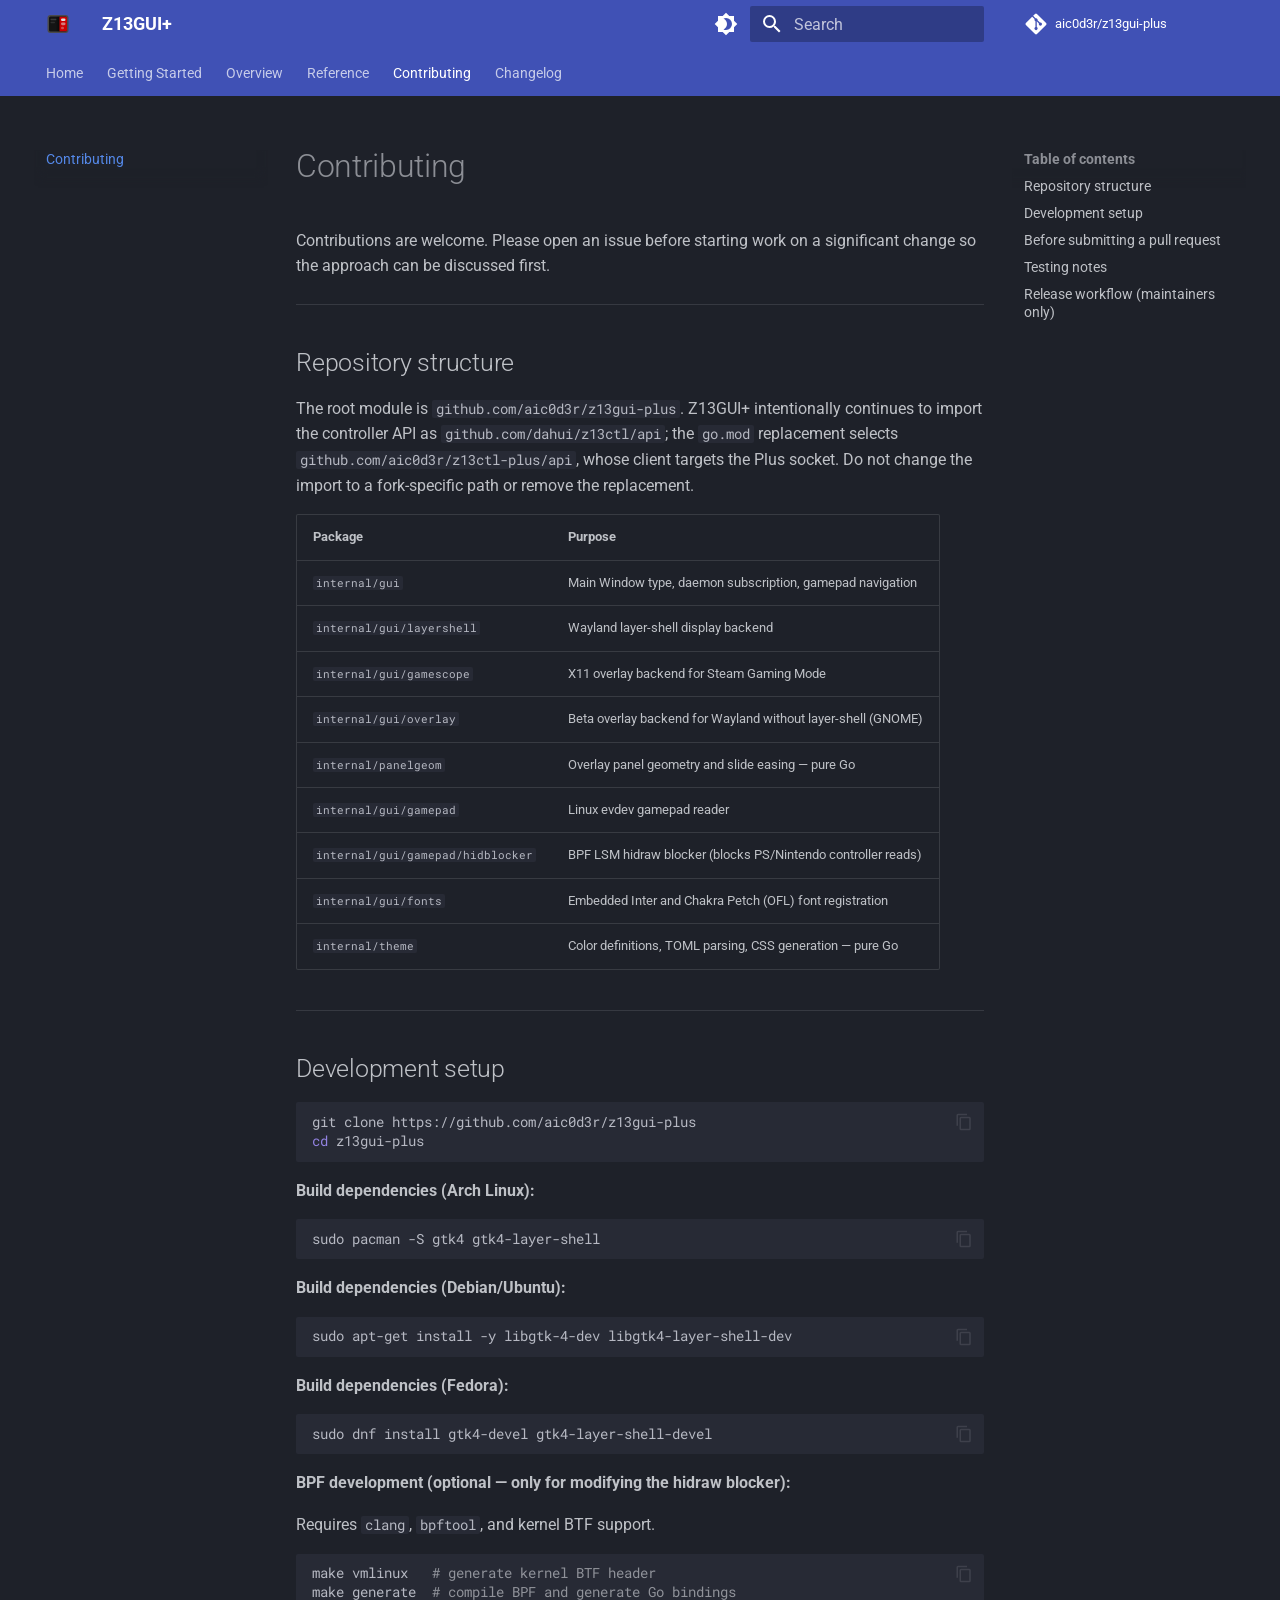
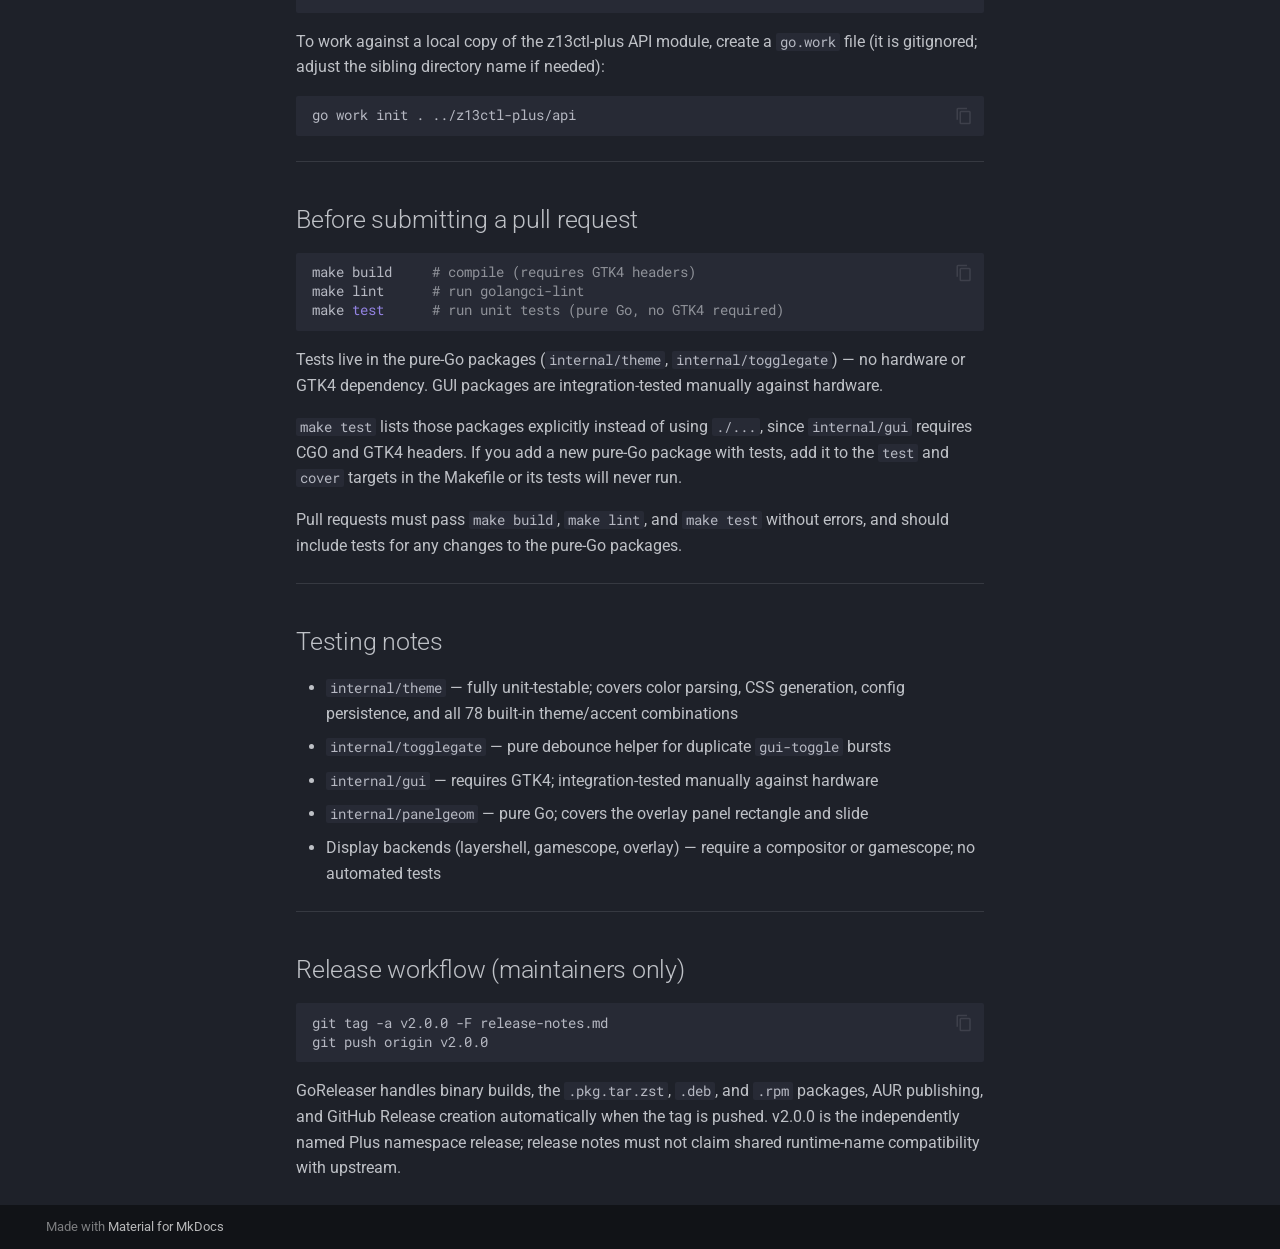
<file: contributing/index.html>
<!doctype html>
<html lang="en" class="no-js">
  <head>
    
      <meta charset="utf-8">
      <meta name="viewport" content="width=device-width,initial-scale=1">
      
        <meta name="description" content="GUI control for the 2025 ASUS ROG Flow Z13 on Linux: power profiles, TDP and fan-curve tuning, CPU undervolt, RGB lighting, battery charge limit, refresh rate, and live telemetry in a GTK4 overlay — KDE Plasma, Wayland, and Steam Gaming Mode. Compatible fork of dahui/z13gui.">
      
      
        <meta name="author" content="aic0d3r">
      
      
        <link rel="canonical" href="https://aic0d3r.github.io/z13gui-plus/contributing/">
      
      
        <link rel="prev" href="../theming/">
      
      
        <link rel="next" href="../changelog/">
      
      
      <link rel="icon" href="../assets/icon.svg">
      <meta name="generator" content="mkdocs-1.6.1, mkdocs-material-9.6.3">
    
    
  
    
      
        <title>Contributing - Z13GUI+</title>
      
    
  

    
      <link rel="stylesheet" href="../assets/stylesheets/main.d7758b05.min.css">
      
        
        <link rel="stylesheet" href="../assets/stylesheets/palette.06af60db.min.css">
      
      


    
    
      
    
    
      
        
        
        <link rel="preconnect" href="https://fonts.gstatic.com" crossorigin>
        <link rel="stylesheet" href="https://fonts.googleapis.com/css?family=Roboto:300,300i,400,400i,700,700i%7CRoboto+Mono:400,400i,700,700i&display=fallback">
        <style>:root{--md-text-font:"Roboto";--md-code-font:"Roboto Mono"}</style>
      
    
    
    <script>__md_scope=new URL("..",location),__md_hash=e=>[...e].reduce(((e,_)=>(e<<5)-e+_.charCodeAt(0)),0),__md_get=(e,_=localStorage,t=__md_scope)=>JSON.parse(_.getItem(t.pathname+"."+e)),__md_set=(e,_,t=localStorage,a=__md_scope)=>{try{t.setItem(a.pathname+"."+e,JSON.stringify(_))}catch(e){}}</script>
    
      

    
    
    
  
  <meta property="og:type" content="website">
  <meta property="og:site_name" content="Z13GUI+">
  <meta property="og:title" content="Contributing">
  <meta property="og:description" content="GUI control for the 2025 ASUS ROG Flow Z13 on Linux: power profiles, TDP and fan-curve tuning, CPU undervolt, RGB lighting, battery charge limit, refresh rate, and live telemetry in a GTK4 overlay — KDE Plasma, Wayland, and Steam Gaming Mode. Compatible fork of dahui/z13gui.">
  <meta property="og:url" content="https://aic0d3r.github.io/z13gui-plus/contributing/">
  <meta property="og:image" content="https://aic0d3r.github.io/z13gui-plus/assets/og.png">
  <meta property="og:image:alt" content="Z13GUI+ logo: the control drawer slid in from the right edge of the Z13 display">
  <meta name="twitter:card" content="summary_large_image">
  <meta name="twitter:title" content="Contributing">
  <meta name="twitter:description" content="GUI control for the 2025 ASUS ROG Flow Z13 on Linux: power profiles, TDP and fan-curve tuning, CPU undervolt, RGB lighting, battery charge limit, refresh rate, and live telemetry in a GTK4 overlay — KDE Plasma, Wayland, and Steam Gaming Mode. Compatible fork of dahui/z13gui.">

  </head>
  
  
    
    
      
    
    
    
    
    <body dir="ltr" data-md-color-scheme="slate" data-md-color-primary="indigo" data-md-color-accent="blue">
  
    
    <input class="md-toggle" data-md-toggle="drawer" type="checkbox" id="__drawer" autocomplete="off">
    <input class="md-toggle" data-md-toggle="search" type="checkbox" id="__search" autocomplete="off">
    <label class="md-overlay" for="__drawer"></label>
    <div data-md-component="skip">
      
        
        <a href="#contributing" class="md-skip">
          Skip to content
        </a>
      
    </div>
    <div data-md-component="announce">
      
    </div>
    
    
      

<header class="md-header" data-md-component="header">
  <nav class="md-header__inner md-grid" aria-label="Header">
    <a href=".." title="Z13GUI+" class="md-header__button md-logo" aria-label="Z13GUI+" data-md-component="logo">
      
  <img src="../assets/icon.svg" alt="logo">

    </a>
    <label class="md-header__button md-icon" for="__drawer">
      
      <svg xmlns="http://www.w3.org/2000/svg" viewBox="0 0 24 24"><path d="M3 6h18v2H3zm0 5h18v2H3zm0 5h18v2H3z"/></svg>
    </label>
    <div class="md-header__title" data-md-component="header-title">
      <div class="md-header__ellipsis">
        <div class="md-header__topic">
          <span class="md-ellipsis">
            Z13GUI+
          </span>
        </div>
        <div class="md-header__topic" data-md-component="header-topic">
          <span class="md-ellipsis">
            
              Contributing
            
          </span>
        </div>
      </div>
    </div>
    
      
        <form class="md-header__option" data-md-component="palette">
  
    
    
    
    <input class="md-option" data-md-color-media="" data-md-color-scheme="slate" data-md-color-primary="indigo" data-md-color-accent="blue"  aria-label="Switch to light mode"  type="radio" name="__palette" id="__palette_0">
    
      <label class="md-header__button md-icon" title="Switch to light mode" for="__palette_1" hidden>
        <svg xmlns="http://www.w3.org/2000/svg" viewBox="0 0 24 24"><path d="M12 18c-.89 0-1.74-.2-2.5-.55C11.56 16.5 13 14.42 13 12s-1.44-4.5-3.5-5.45C10.26 6.2 11.11 6 12 6a6 6 0 0 1 6 6 6 6 0 0 1-6 6m8-9.31V4h-4.69L12 .69 8.69 4H4v4.69L.69 12 4 15.31V20h4.69L12 23.31 15.31 20H20v-4.69L23.31 12z"/></svg>
      </label>
    
  
    
    
    
    <input class="md-option" data-md-color-media="" data-md-color-scheme="default" data-md-color-primary="indigo" data-md-color-accent="blue"  aria-label="Switch to dark mode"  type="radio" name="__palette" id="__palette_1">
    
      <label class="md-header__button md-icon" title="Switch to dark mode" for="__palette_0" hidden>
        <svg xmlns="http://www.w3.org/2000/svg" viewBox="0 0 24 24"><path d="M12 8a4 4 0 0 0-4 4 4 4 0 0 0 4 4 4 4 0 0 0 4-4 4 4 0 0 0-4-4m0 10a6 6 0 0 1-6-6 6 6 0 0 1 6-6 6 6 0 0 1 6 6 6 6 0 0 1-6 6m8-9.31V4h-4.69L12 .69 8.69 4H4v4.69L.69 12 4 15.31V20h4.69L12 23.31 15.31 20H20v-4.69L23.31 12z"/></svg>
      </label>
    
  
</form>
      
    
    
      <script>var palette=__md_get("__palette");if(palette&&palette.color){if("(prefers-color-scheme)"===palette.color.media){var media=matchMedia("(prefers-color-scheme: light)"),input=document.querySelector(media.matches?"[data-md-color-media='(prefers-color-scheme: light)']":"[data-md-color-media='(prefers-color-scheme: dark)']");palette.color.media=input.getAttribute("data-md-color-media"),palette.color.scheme=input.getAttribute("data-md-color-scheme"),palette.color.primary=input.getAttribute("data-md-color-primary"),palette.color.accent=input.getAttribute("data-md-color-accent")}for(var[key,value]of Object.entries(palette.color))document.body.setAttribute("data-md-color-"+key,value)}</script>
    
    
    
      <label class="md-header__button md-icon" for="__search">
        
        <svg xmlns="http://www.w3.org/2000/svg" viewBox="0 0 24 24"><path d="M9.5 3A6.5 6.5 0 0 1 16 9.5c0 1.61-.59 3.09-1.56 4.23l.27.27h.79l5 5-1.5 1.5-5-5v-.79l-.27-.27A6.52 6.52 0 0 1 9.5 16 6.5 6.5 0 0 1 3 9.5 6.5 6.5 0 0 1 9.5 3m0 2C7 5 5 7 5 9.5S7 14 9.5 14 14 12 14 9.5 12 5 9.5 5"/></svg>
      </label>
      <div class="md-search" data-md-component="search" role="dialog">
  <label class="md-search__overlay" for="__search"></label>
  <div class="md-search__inner" role="search">
    <form class="md-search__form" name="search">
      <input type="text" class="md-search__input" name="query" aria-label="Search" placeholder="Search" autocapitalize="off" autocorrect="off" autocomplete="off" spellcheck="false" data-md-component="search-query" required>
      <label class="md-search__icon md-icon" for="__search">
        
        <svg xmlns="http://www.w3.org/2000/svg" viewBox="0 0 24 24"><path d="M9.5 3A6.5 6.5 0 0 1 16 9.5c0 1.61-.59 3.09-1.56 4.23l.27.27h.79l5 5-1.5 1.5-5-5v-.79l-.27-.27A6.52 6.52 0 0 1 9.5 16 6.5 6.5 0 0 1 3 9.5 6.5 6.5 0 0 1 9.5 3m0 2C7 5 5 7 5 9.5S7 14 9.5 14 14 12 14 9.5 12 5 9.5 5"/></svg>
        
        <svg xmlns="http://www.w3.org/2000/svg" viewBox="0 0 24 24"><path d="M20 11v2H8l5.5 5.5-1.42 1.42L4.16 12l7.92-7.92L13.5 5.5 8 11z"/></svg>
      </label>
      <nav class="md-search__options" aria-label="Search">
        
        <button type="reset" class="md-search__icon md-icon" title="Clear" aria-label="Clear" tabindex="-1">
          
          <svg xmlns="http://www.w3.org/2000/svg" viewBox="0 0 24 24"><path d="M19 6.41 17.59 5 12 10.59 6.41 5 5 6.41 10.59 12 5 17.59 6.41 19 12 13.41 17.59 19 19 17.59 13.41 12z"/></svg>
        </button>
      </nav>
      
        <div class="md-search__suggest" data-md-component="search-suggest"></div>
      
    </form>
    <div class="md-search__output">
      <div class="md-search__scrollwrap" tabindex="0" data-md-scrollfix>
        <div class="md-search-result" data-md-component="search-result">
          <div class="md-search-result__meta">
            Initializing search
          </div>
          <ol class="md-search-result__list" role="presentation"></ol>
        </div>
      </div>
    </div>
  </div>
</div>
    
    
      <div class="md-header__source">
        <a href="https://github.com/aic0d3r/z13gui-plus" title="Go to repository" class="md-source" data-md-component="source">
  <div class="md-source__icon md-icon">
    
    <svg xmlns="http://www.w3.org/2000/svg" viewBox="0 0 448 512"><!--! Font Awesome Free 6.7.2 by @fontawesome - https://fontawesome.com License - https://fontawesome.com/license/free (Icons: CC BY 4.0, Fonts: SIL OFL 1.1, Code: MIT License) Copyright 2024 Fonticons, Inc.--><path d="M439.55 236.05 244 40.45a28.87 28.87 0 0 0-40.81 0l-40.66 40.63 51.52 51.52c27.06-9.14 52.68 16.77 43.39 43.68l49.66 49.66c34.23-11.8 61.18 31 35.47 56.69-26.49 26.49-70.21-2.87-56-37.34L240.22 199v121.85c25.3 12.54 22.26 41.85 9.08 55a34.34 34.34 0 0 1-48.55 0c-17.57-17.6-11.07-46.91 11.25-56v-123c-20.8-8.51-24.6-30.74-18.64-45L142.57 101 8.45 235.14a28.86 28.86 0 0 0 0 40.81l195.61 195.6a28.86 28.86 0 0 0 40.8 0l194.69-194.69a28.86 28.86 0 0 0 0-40.81"/></svg>
  </div>
  <div class="md-source__repository">
    aic0d3r/z13gui-plus
  </div>
</a>
      </div>
    
  </nav>
  
</header>
    
    <div class="md-container" data-md-component="container">
      
      
        
          
            
<nav class="md-tabs" aria-label="Tabs" data-md-component="tabs">
  <div class="md-grid">
    <ul class="md-tabs__list">
      
        
  
  
  
    <li class="md-tabs__item">
      <a href=".." class="md-tabs__link">
        
  
    
  
  Home

      </a>
    </li>
  

      
        
  
  
  
    
    
      <li class="md-tabs__item">
        <a href="../installation/" class="md-tabs__link">
          
  
  Getting Started

        </a>
      </li>
    
  

      
        
  
  
  
    <li class="md-tabs__item">
      <a href="../overview/" class="md-tabs__link">
        
  
    
  
  Overview

      </a>
    </li>
  

      
        
  
  
  
    
    
      <li class="md-tabs__item">
        <a href="../configuration/" class="md-tabs__link">
          
  
  Reference

        </a>
      </li>
    
  

      
        
  
  
    
  
  
    <li class="md-tabs__item md-tabs__item--active">
      <a href="./" class="md-tabs__link">
        
  
    
  
  Contributing

      </a>
    </li>
  

      
        
  
  
  
    <li class="md-tabs__item">
      <a href="../changelog/" class="md-tabs__link">
        
  
    
  
  Changelog

      </a>
    </li>
  

      
    </ul>
  </div>
</nav>
          
        
      
      <main class="md-main" data-md-component="main">
        <div class="md-main__inner md-grid">
          
            
              
              <div class="md-sidebar md-sidebar--primary" data-md-component="sidebar" data-md-type="navigation" >
                <div class="md-sidebar__scrollwrap">
                  <div class="md-sidebar__inner">
                    


  


<nav class="md-nav md-nav--primary md-nav--lifted" aria-label="Navigation" data-md-level="0">
  <label class="md-nav__title" for="__drawer">
    <a href=".." title="Z13GUI+" class="md-nav__button md-logo" aria-label="Z13GUI+" data-md-component="logo">
      
  <img src="../assets/icon.svg" alt="logo">

    </a>
    Z13GUI+
  </label>
  
    <div class="md-nav__source">
      <a href="https://github.com/aic0d3r/z13gui-plus" title="Go to repository" class="md-source" data-md-component="source">
  <div class="md-source__icon md-icon">
    
    <svg xmlns="http://www.w3.org/2000/svg" viewBox="0 0 448 512"><!--! Font Awesome Free 6.7.2 by @fontawesome - https://fontawesome.com License - https://fontawesome.com/license/free (Icons: CC BY 4.0, Fonts: SIL OFL 1.1, Code: MIT License) Copyright 2024 Fonticons, Inc.--><path d="M439.55 236.05 244 40.45a28.87 28.87 0 0 0-40.81 0l-40.66 40.63 51.52 51.52c27.06-9.14 52.68 16.77 43.39 43.68l49.66 49.66c34.23-11.8 61.18 31 35.47 56.69-26.49 26.49-70.21-2.87-56-37.34L240.22 199v121.85c25.3 12.54 22.26 41.85 9.08 55a34.34 34.34 0 0 1-48.55 0c-17.57-17.6-11.07-46.91 11.25-56v-123c-20.8-8.51-24.6-30.74-18.64-45L142.57 101 8.45 235.14a28.86 28.86 0 0 0 0 40.81l195.61 195.6a28.86 28.86 0 0 0 40.8 0l194.69-194.69a28.86 28.86 0 0 0 0-40.81"/></svg>
  </div>
  <div class="md-source__repository">
    aic0d3r/z13gui-plus
  </div>
</a>
    </div>
  
  <ul class="md-nav__list" data-md-scrollfix>
    
      
      
  
  
  
  
    <li class="md-nav__item">
      <a href=".." class="md-nav__link">
        
  
  <span class="md-ellipsis">
    Home
    
  </span>
  

      </a>
    </li>
  

    
      
      
  
  
  
  
    
    
    
      
      
        
      
    
    
    <li class="md-nav__item md-nav__item--nested">
      
        
        
        <input class="md-nav__toggle md-toggle " type="checkbox" id="__nav_2" >
        
          
          <label class="md-nav__link" for="__nav_2" id="__nav_2_label" tabindex="0">
            
  
  <span class="md-ellipsis">
    Getting Started
    
  </span>
  

            <span class="md-nav__icon md-icon"></span>
          </label>
        
        <nav class="md-nav" data-md-level="1" aria-labelledby="__nav_2_label" aria-expanded="false">
          <label class="md-nav__title" for="__nav_2">
            <span class="md-nav__icon md-icon"></span>
            Getting Started
          </label>
          <ul class="md-nav__list" data-md-scrollfix>
            
              
                
  
  
  
  
    <li class="md-nav__item">
      <a href="../installation/" class="md-nav__link">
        
  
  <span class="md-ellipsis">
    Installation
    
  </span>
  

      </a>
    </li>
  

              
            
              
                
  
  
  
  
    <li class="md-nav__item">
      <a href="../getting-started/" class="md-nav__link">
        
  
  <span class="md-ellipsis">
    Quick Start
    
  </span>
  

      </a>
    </li>
  

              
            
          </ul>
        </nav>
      
    </li>
  

    
      
      
  
  
  
  
    <li class="md-nav__item">
      <a href="../overview/" class="md-nav__link">
        
  
  <span class="md-ellipsis">
    Overview
    
  </span>
  

      </a>
    </li>
  

    
      
      
  
  
  
  
    
    
    
      
      
        
      
    
    
    <li class="md-nav__item md-nav__item--nested">
      
        
        
        <input class="md-nav__toggle md-toggle " type="checkbox" id="__nav_4" >
        
          
          <label class="md-nav__link" for="__nav_4" id="__nav_4_label" tabindex="0">
            
  
  <span class="md-ellipsis">
    Reference
    
  </span>
  

            <span class="md-nav__icon md-icon"></span>
          </label>
        
        <nav class="md-nav" data-md-level="1" aria-labelledby="__nav_4_label" aria-expanded="false">
          <label class="md-nav__title" for="__nav_4">
            <span class="md-nav__icon md-icon"></span>
            Reference
          </label>
          <ul class="md-nav__list" data-md-scrollfix>
            
              
                
  
  
  
  
    <li class="md-nav__item">
      <a href="../configuration/" class="md-nav__link">
        
  
  <span class="md-ellipsis">
    Configuration
    
  </span>
  

      </a>
    </li>
  

              
            
              
                
  
  
  
  
    <li class="md-nav__item">
      <a href="../theming/" class="md-nav__link">
        
  
  <span class="md-ellipsis">
    Theming
    
  </span>
  

      </a>
    </li>
  

              
            
          </ul>
        </nav>
      
    </li>
  

    
      
      
  
  
    
  
  
  
    <li class="md-nav__item md-nav__item--active">
      
      <input class="md-nav__toggle md-toggle" type="checkbox" id="__toc">
      
      
        
      
      
        <label class="md-nav__link md-nav__link--active" for="__toc">
          
  
  <span class="md-ellipsis">
    Contributing
    
  </span>
  

          <span class="md-nav__icon md-icon"></span>
        </label>
      
      <a href="./" class="md-nav__link md-nav__link--active">
        
  
  <span class="md-ellipsis">
    Contributing
    
  </span>
  

      </a>
      
        

<nav class="md-nav md-nav--secondary" aria-label="Table of contents">
  
  
  
    
  
  
    <label class="md-nav__title" for="__toc">
      <span class="md-nav__icon md-icon"></span>
      Table of contents
    </label>
    <ul class="md-nav__list" data-md-component="toc" data-md-scrollfix>
      
        <li class="md-nav__item">
  <a href="#repository-structure" class="md-nav__link">
    <span class="md-ellipsis">
      Repository structure
    </span>
  </a>
  
</li>
      
        <li class="md-nav__item">
  <a href="#development-setup" class="md-nav__link">
    <span class="md-ellipsis">
      Development setup
    </span>
  </a>
  
</li>
      
        <li class="md-nav__item">
  <a href="#before-submitting-a-pull-request" class="md-nav__link">
    <span class="md-ellipsis">
      Before submitting a pull request
    </span>
  </a>
  
</li>
      
        <li class="md-nav__item">
  <a href="#testing-notes" class="md-nav__link">
    <span class="md-ellipsis">
      Testing notes
    </span>
  </a>
  
</li>
      
        <li class="md-nav__item">
  <a href="#release-workflow-maintainers-only" class="md-nav__link">
    <span class="md-ellipsis">
      Release workflow (maintainers only)
    </span>
  </a>
  
</li>
      
    </ul>
  
</nav>
      
    </li>
  

    
      
      
  
  
  
  
    <li class="md-nav__item">
      <a href="../changelog/" class="md-nav__link">
        
  
  <span class="md-ellipsis">
    Changelog
    
  </span>
  

      </a>
    </li>
  

    
  </ul>
</nav>
                  </div>
                </div>
              </div>
            
            
              
              <div class="md-sidebar md-sidebar--secondary" data-md-component="sidebar" data-md-type="toc" >
                <div class="md-sidebar__scrollwrap">
                  <div class="md-sidebar__inner">
                    

<nav class="md-nav md-nav--secondary" aria-label="Table of contents">
  
  
  
    
  
  
    <label class="md-nav__title" for="__toc">
      <span class="md-nav__icon md-icon"></span>
      Table of contents
    </label>
    <ul class="md-nav__list" data-md-component="toc" data-md-scrollfix>
      
        <li class="md-nav__item">
  <a href="#repository-structure" class="md-nav__link">
    <span class="md-ellipsis">
      Repository structure
    </span>
  </a>
  
</li>
      
        <li class="md-nav__item">
  <a href="#development-setup" class="md-nav__link">
    <span class="md-ellipsis">
      Development setup
    </span>
  </a>
  
</li>
      
        <li class="md-nav__item">
  <a href="#before-submitting-a-pull-request" class="md-nav__link">
    <span class="md-ellipsis">
      Before submitting a pull request
    </span>
  </a>
  
</li>
      
        <li class="md-nav__item">
  <a href="#testing-notes" class="md-nav__link">
    <span class="md-ellipsis">
      Testing notes
    </span>
  </a>
  
</li>
      
        <li class="md-nav__item">
  <a href="#release-workflow-maintainers-only" class="md-nav__link">
    <span class="md-ellipsis">
      Release workflow (maintainers only)
    </span>
  </a>
  
</li>
      
    </ul>
  
</nav>
                  </div>
                </div>
              </div>
            
          
          
            <div class="md-content" data-md-component="content">
              <article class="md-content__inner md-typeset">
                
                  


  
  


<h1 id="contributing">Contributing</h1>
<p>Contributions are welcome. Please open an issue before starting work on a
significant change so the approach can be discussed first.</p>
<hr />
<h2 id="repository-structure">Repository structure</h2>
<p>The root module is <code>github.com/aic0d3r/z13gui-plus</code>. Z13GUI+ intentionally
continues to import the controller API as <code>github.com/dahui/z13ctl/api</code>; the
<code>go.mod</code> replacement selects <code>github.com/aic0d3r/z13ctl-plus/api</code>, whose client
targets the Plus socket. Do not change the import to a fork-specific path or
remove the replacement.</p>
<table>
<thead>
<tr>
<th>Package</th>
<th>Purpose</th>
</tr>
</thead>
<tbody>
<tr>
<td><code>internal/gui</code></td>
<td>Main Window type, daemon subscription, gamepad navigation</td>
</tr>
<tr>
<td><code>internal/gui/layershell</code></td>
<td>Wayland layer-shell display backend</td>
</tr>
<tr>
<td><code>internal/gui/gamescope</code></td>
<td>X11 overlay backend for Steam Gaming Mode</td>
</tr>
<tr>
<td><code>internal/gui/overlay</code></td>
<td>Beta overlay backend for Wayland without layer-shell (GNOME)</td>
</tr>
<tr>
<td><code>internal/panelgeom</code></td>
<td>Overlay panel geometry and slide easing — pure Go</td>
</tr>
<tr>
<td><code>internal/gui/gamepad</code></td>
<td>Linux evdev gamepad reader</td>
</tr>
<tr>
<td><code>internal/gui/gamepad/hidblocker</code></td>
<td>BPF LSM hidraw blocker (blocks PS/Nintendo controller reads)</td>
</tr>
<tr>
<td><code>internal/gui/fonts</code></td>
<td>Embedded Inter and Chakra Petch (OFL) font registration</td>
</tr>
<tr>
<td><code>internal/theme</code></td>
<td>Color definitions, TOML parsing, CSS generation — pure Go</td>
</tr>
</tbody>
</table>
<hr />
<h2 id="development-setup">Development setup</h2>
<div class="highlight"><pre><span></span><code><a id="__codelineno-0-1" name="__codelineno-0-1" href="#__codelineno-0-1"></a>git<span class="w"> </span>clone<span class="w"> </span>https://github.com/aic0d3r/z13gui-plus
<a id="__codelineno-0-2" name="__codelineno-0-2" href="#__codelineno-0-2"></a><span class="nb">cd</span><span class="w"> </span>z13gui-plus
</code></pre></div>
<p><strong>Build dependencies (Arch Linux):</strong></p>
<div class="highlight"><pre><span></span><code><a id="__codelineno-1-1" name="__codelineno-1-1" href="#__codelineno-1-1"></a>sudo<span class="w"> </span>pacman<span class="w"> </span>-S<span class="w"> </span>gtk4<span class="w"> </span>gtk4-layer-shell
</code></pre></div>
<p><strong>Build dependencies (Debian/Ubuntu):</strong></p>
<div class="highlight"><pre><span></span><code><a id="__codelineno-2-1" name="__codelineno-2-1" href="#__codelineno-2-1"></a>sudo<span class="w"> </span>apt-get<span class="w"> </span>install<span class="w"> </span>-y<span class="w"> </span>libgtk-4-dev<span class="w"> </span>libgtk4-layer-shell-dev
</code></pre></div>
<p><strong>Build dependencies (Fedora):</strong></p>
<div class="highlight"><pre><span></span><code><a id="__codelineno-3-1" name="__codelineno-3-1" href="#__codelineno-3-1"></a>sudo<span class="w"> </span>dnf<span class="w"> </span>install<span class="w"> </span>gtk4-devel<span class="w"> </span>gtk4-layer-shell-devel
</code></pre></div>
<p><strong>BPF development (optional — only for modifying the hidraw blocker):</strong></p>
<p>Requires <code>clang</code>, <code>bpftool</code>, and kernel BTF support.</p>
<div class="highlight"><pre><span></span><code><a id="__codelineno-4-1" name="__codelineno-4-1" href="#__codelineno-4-1"></a>make<span class="w"> </span>vmlinux<span class="w">   </span><span class="c1"># generate kernel BTF header</span>
<a id="__codelineno-4-2" name="__codelineno-4-2" href="#__codelineno-4-2"></a>make<span class="w"> </span>generate<span class="w">  </span><span class="c1"># compile BPF and generate Go bindings</span>
</code></pre></div>
<p>To work against a local copy of the z13ctl-plus API module, create a <code>go.work</code>
file (it is gitignored; adjust the sibling directory name if needed):</p>
<div class="highlight"><pre><span></span><code><a id="__codelineno-5-1" name="__codelineno-5-1" href="#__codelineno-5-1"></a>go<span class="w"> </span>work<span class="w"> </span>init<span class="w"> </span>.<span class="w"> </span>../z13ctl-plus/api
</code></pre></div>
<hr />
<h2 id="before-submitting-a-pull-request">Before submitting a pull request</h2>
<div class="highlight"><pre><span></span><code><a id="__codelineno-6-1" name="__codelineno-6-1" href="#__codelineno-6-1"></a>make<span class="w"> </span>build<span class="w">     </span><span class="c1"># compile (requires GTK4 headers)</span>
<a id="__codelineno-6-2" name="__codelineno-6-2" href="#__codelineno-6-2"></a>make<span class="w"> </span>lint<span class="w">      </span><span class="c1"># run golangci-lint</span>
<a id="__codelineno-6-3" name="__codelineno-6-3" href="#__codelineno-6-3"></a>make<span class="w"> </span><span class="nb">test</span><span class="w">      </span><span class="c1"># run unit tests (pure Go, no GTK4 required)</span>
</code></pre></div>
<p>Tests live in the pure-Go packages (<code>internal/theme</code>, <code>internal/togglegate</code>) — no
hardware or GTK4 dependency. GUI packages are integration-tested manually against
hardware.</p>
<p><code>make test</code> lists those packages explicitly instead of using <code>./...</code>, since
<code>internal/gui</code> requires CGO and GTK4 headers. If you add a new pure-Go package with
tests, add it to the <code>test</code> and <code>cover</code> targets in the Makefile or its tests will
never run.</p>
<p>Pull requests must pass <code>make build</code>, <code>make lint</code>, and <code>make test</code> without errors,
and should include tests for any changes to the pure-Go packages.</p>
<hr />
<h2 id="testing-notes">Testing notes</h2>
<ul>
<li><code>internal/theme</code> — fully unit-testable; covers color parsing, CSS generation,
  config persistence, and all 78 built-in theme/accent combinations</li>
<li><code>internal/togglegate</code> — pure debounce helper for duplicate <code>gui-toggle</code> bursts</li>
<li><code>internal/gui</code> — requires GTK4; integration-tested manually against hardware</li>
<li><code>internal/panelgeom</code> — pure Go; covers the overlay panel rectangle and slide</li>
<li>Display backends (layershell, gamescope, overlay) — require a compositor or
  gamescope; no automated tests</li>
</ul>
<hr />
<h2 id="release-workflow-maintainers-only">Release workflow (maintainers only)</h2>
<div class="highlight"><pre><span></span><code><a id="__codelineno-7-1" name="__codelineno-7-1" href="#__codelineno-7-1"></a>git<span class="w"> </span>tag<span class="w"> </span>-a<span class="w"> </span>v2.0.0<span class="w"> </span>-F<span class="w"> </span>release-notes.md
<a id="__codelineno-7-2" name="__codelineno-7-2" href="#__codelineno-7-2"></a>git<span class="w"> </span>push<span class="w"> </span>origin<span class="w"> </span>v2.0.0
</code></pre></div>
<p>GoReleaser handles binary builds, the <code>.pkg.tar.zst</code>, <code>.deb</code>, and <code>.rpm</code>
packages, AUR publishing, and GitHub Release creation automatically when
the tag is pushed. v2.0.0 is the independently named Plus namespace release;
release notes must not claim shared runtime-name compatibility with upstream.</p>












                
              </article>
            </div>
          
          
<script>var target=document.getElementById(location.hash.slice(1));target&&target.name&&(target.checked=target.name.startsWith("__tabbed_"))</script>
        </div>
        
          <button type="button" class="md-top md-icon" data-md-component="top" hidden>
  
  <svg xmlns="http://www.w3.org/2000/svg" viewBox="0 0 24 24"><path d="M13 20h-2V8l-5.5 5.5-1.42-1.42L12 4.16l7.92 7.92-1.42 1.42L13 8z"/></svg>
  Back to top
</button>
        
      </main>
      
        <footer class="md-footer">
  
  <div class="md-footer-meta md-typeset">
    <div class="md-footer-meta__inner md-grid">
      <div class="md-copyright">
  
  
    Made with
    <a href="https://squidfunk.github.io/mkdocs-material/" target="_blank" rel="noopener">
      Material for MkDocs
    </a>
  
</div>
      
    </div>
  </div>
</footer>
      
    </div>
    <div class="md-dialog" data-md-component="dialog">
      <div class="md-dialog__inner md-typeset"></div>
    </div>
    
    
    <script id="__config" type="application/json">{"base": "..", "features": ["navigation.tabs", "navigation.sections", "navigation.top", "search.suggest", "search.highlight", "content.code.copy"], "search": "../assets/javascripts/workers/search.f8cc74c7.min.js", "translations": {"clipboard.copied": "Copied to clipboard", "clipboard.copy": "Copy to clipboard", "search.result.more.one": "1 more on this page", "search.result.more.other": "# more on this page", "search.result.none": "No matching documents", "search.result.one": "1 matching document", "search.result.other": "# matching documents", "search.result.placeholder": "Type to start searching", "search.result.term.missing": "Missing", "select.version": "Select version"}}</script>
    
    
      <script src="../assets/javascripts/bundle.f1b6f286.min.js"></script>
      
    
  </body>
</html>
</file>
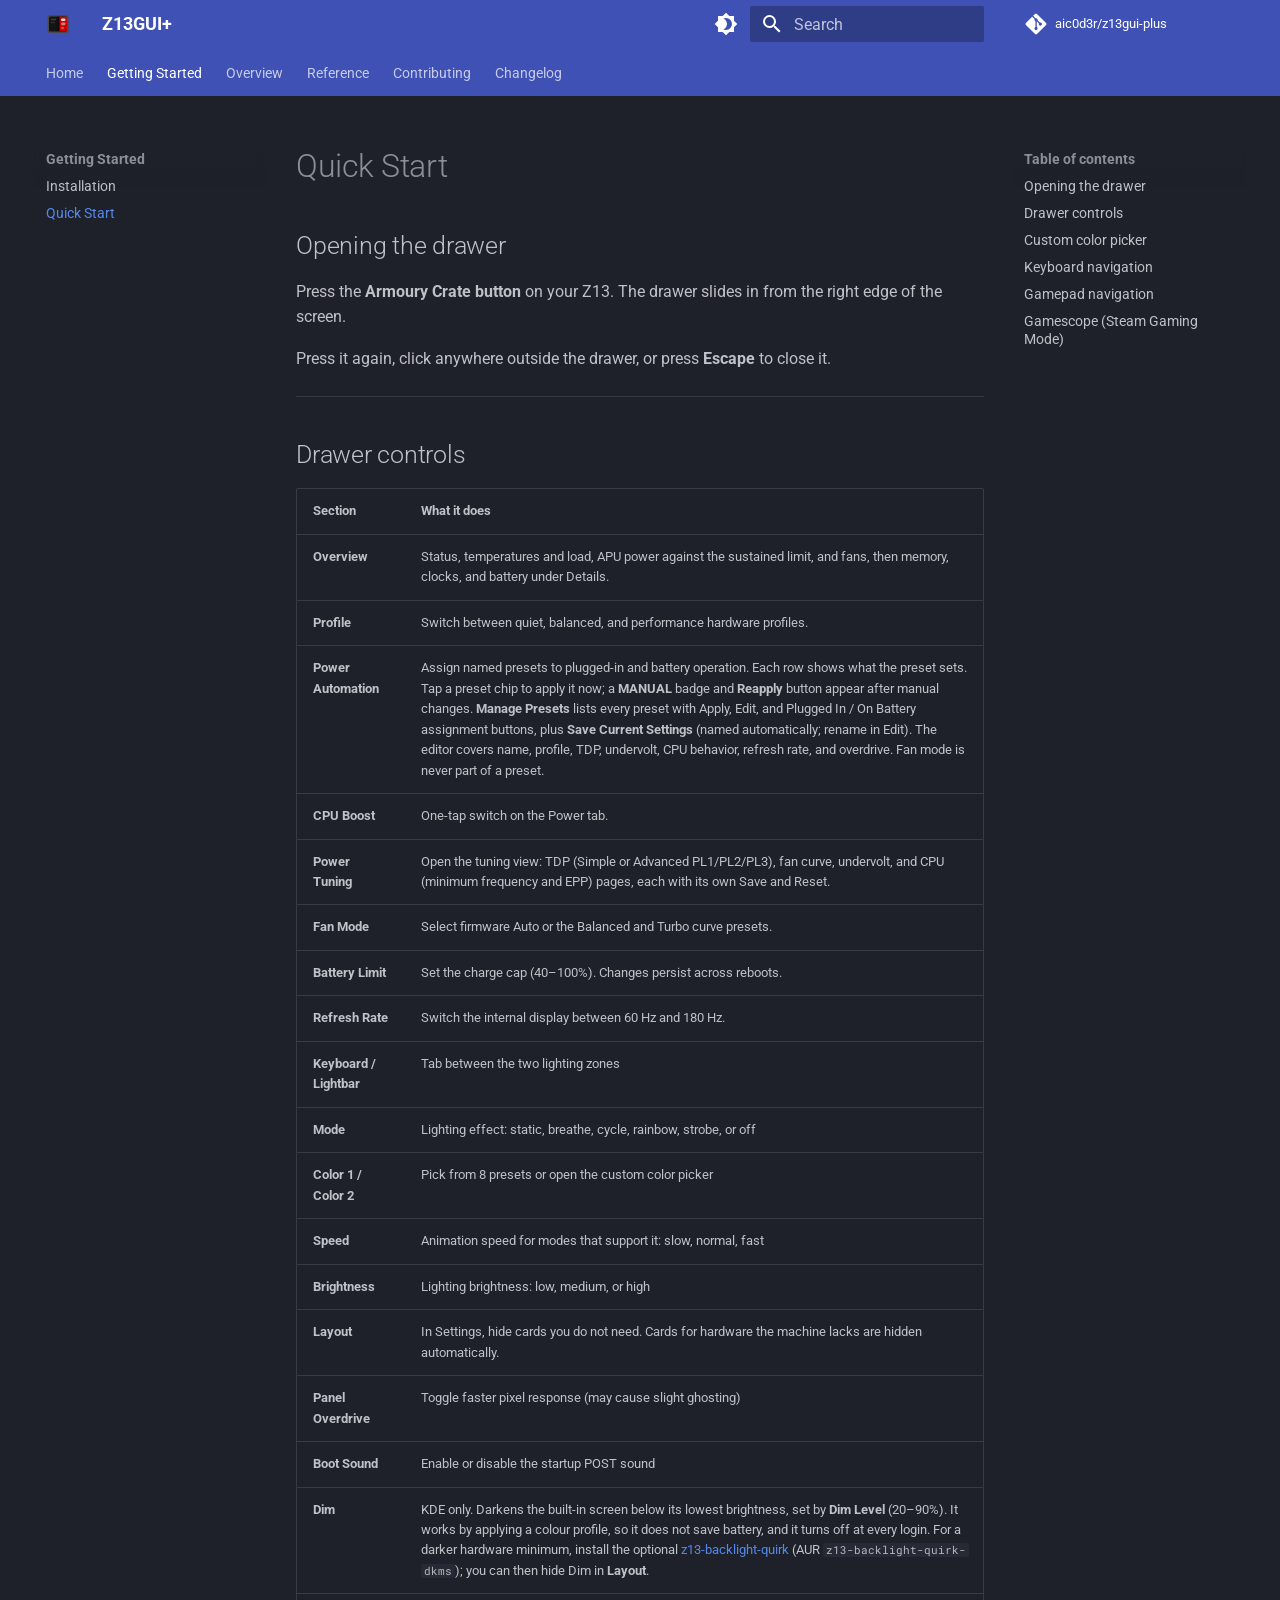
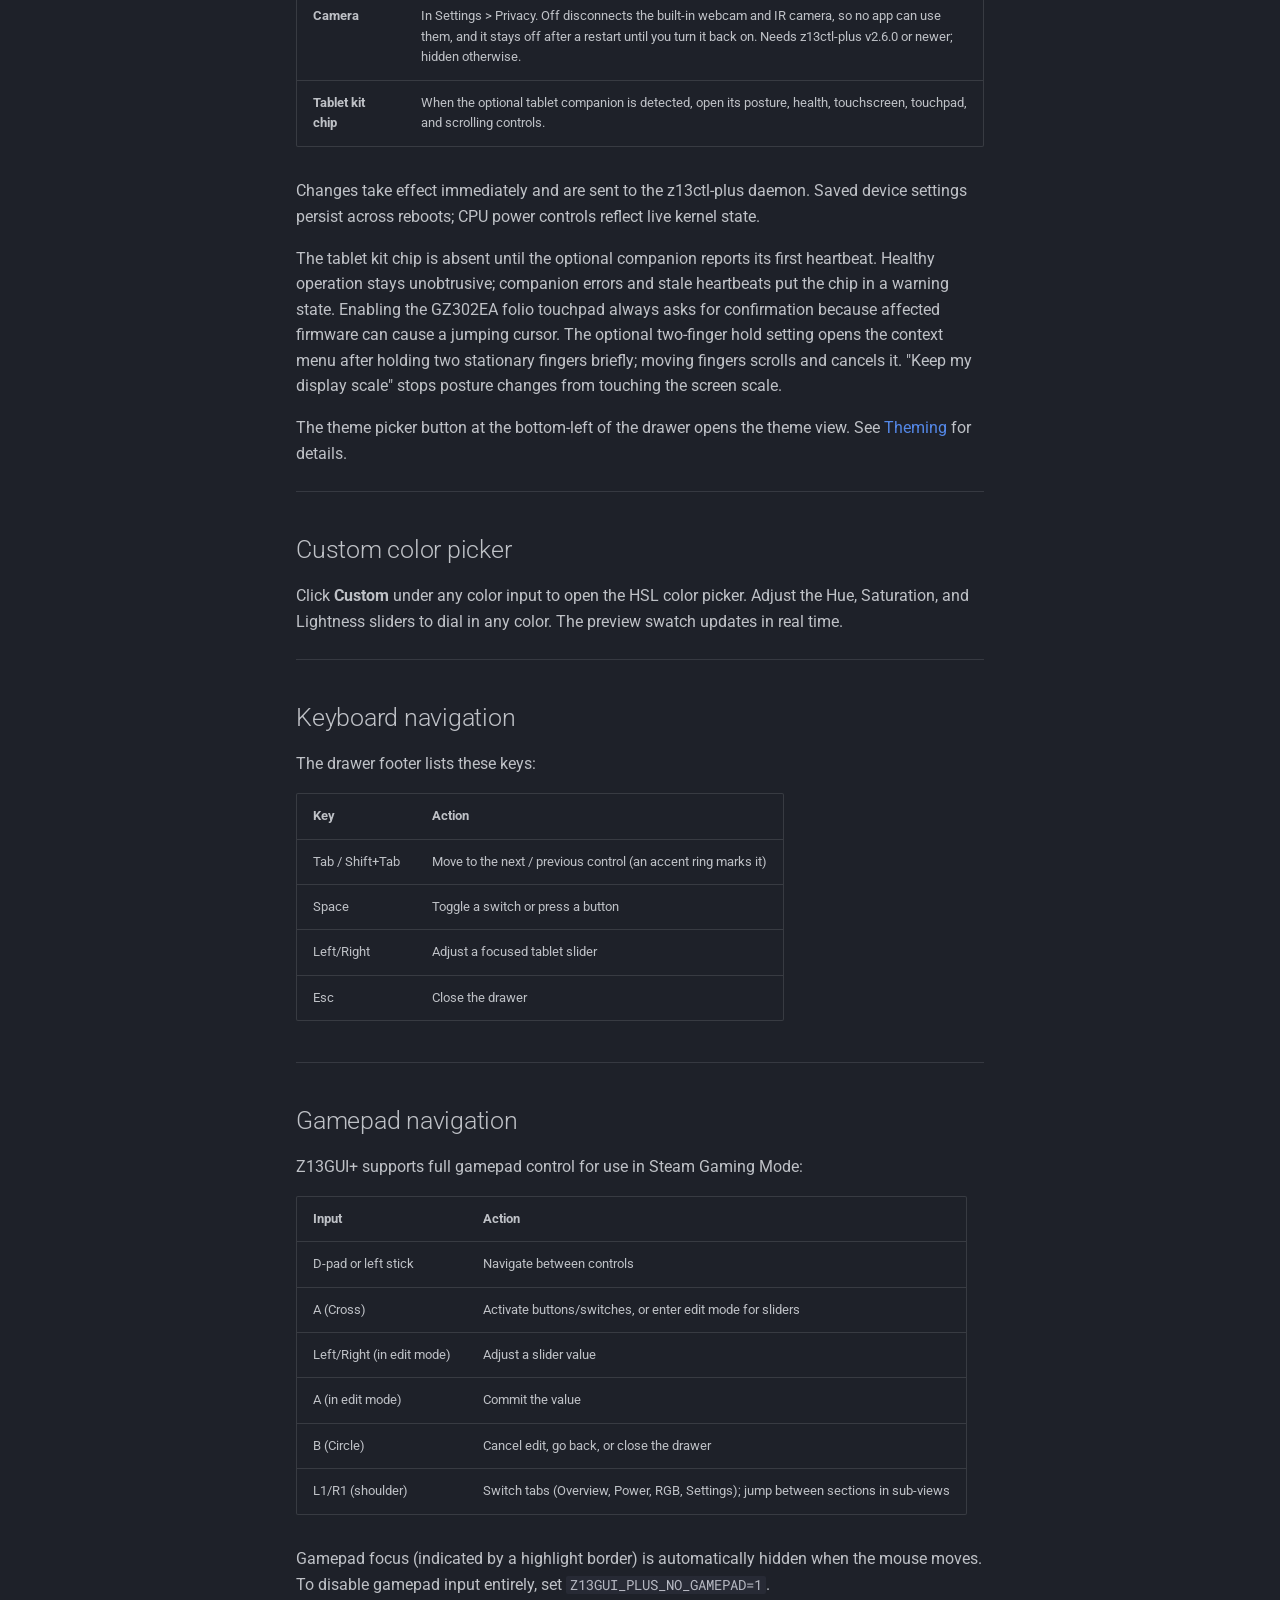
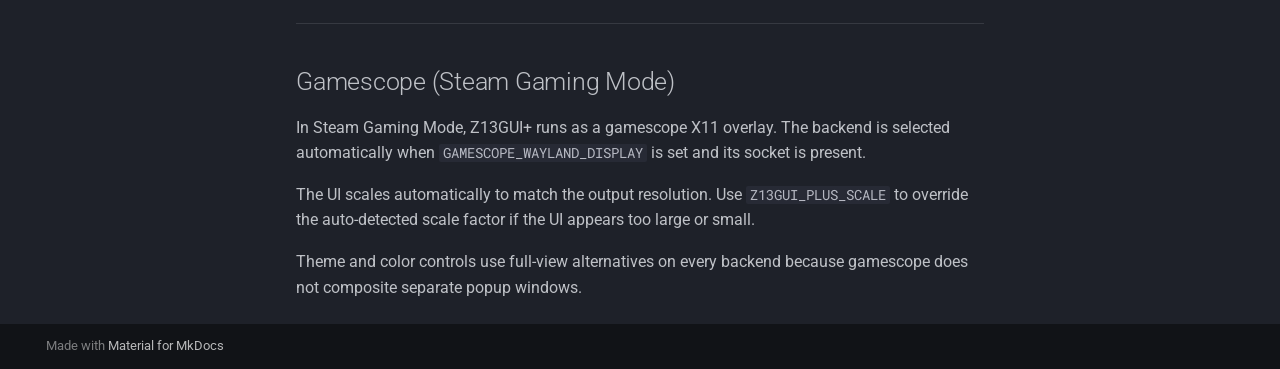
<file: getting-started/index.html>
<!doctype html>
<html lang="en" class="no-js">
  <head>
    
      <meta charset="utf-8">
      <meta name="viewport" content="width=device-width,initial-scale=1">
      
        <meta name="description" content="GUI control for the 2025 ASUS ROG Flow Z13 on Linux: power profiles, TDP and fan-curve tuning, CPU undervolt, RGB lighting, battery charge limit, refresh rate, and live telemetry in a GTK4 overlay — KDE Plasma, Wayland, and Steam Gaming Mode. Compatible fork of dahui/z13gui.">
      
      
        <meta name="author" content="aic0d3r">
      
      
        <link rel="canonical" href="https://aic0d3r.github.io/z13gui-plus/getting-started/">
      
      
        <link rel="prev" href="../installation/">
      
      
        <link rel="next" href="../overview/">
      
      
      <link rel="icon" href="../assets/icon.svg">
      <meta name="generator" content="mkdocs-1.6.1, mkdocs-material-9.6.3">
    
    
  
    
      
        <title>Quick Start - Z13GUI+</title>
      
    
  

    
      <link rel="stylesheet" href="../assets/stylesheets/main.d7758b05.min.css">
      
        
        <link rel="stylesheet" href="../assets/stylesheets/palette.06af60db.min.css">
      
      


    
    
      
    
    
      
        
        
        <link rel="preconnect" href="https://fonts.gstatic.com" crossorigin>
        <link rel="stylesheet" href="https://fonts.googleapis.com/css?family=Roboto:300,300i,400,400i,700,700i%7CRoboto+Mono:400,400i,700,700i&display=fallback">
        <style>:root{--md-text-font:"Roboto";--md-code-font:"Roboto Mono"}</style>
      
    
    
    <script>__md_scope=new URL("..",location),__md_hash=e=>[...e].reduce(((e,_)=>(e<<5)-e+_.charCodeAt(0)),0),__md_get=(e,_=localStorage,t=__md_scope)=>JSON.parse(_.getItem(t.pathname+"."+e)),__md_set=(e,_,t=localStorage,a=__md_scope)=>{try{t.setItem(a.pathname+"."+e,JSON.stringify(_))}catch(e){}}</script>
    
      

    
    
    
  
  <meta property="og:type" content="website">
  <meta property="og:site_name" content="Z13GUI+">
  <meta property="og:title" content="Quick Start">
  <meta property="og:description" content="GUI control for the 2025 ASUS ROG Flow Z13 on Linux: power profiles, TDP and fan-curve tuning, CPU undervolt, RGB lighting, battery charge limit, refresh rate, and live telemetry in a GTK4 overlay — KDE Plasma, Wayland, and Steam Gaming Mode. Compatible fork of dahui/z13gui.">
  <meta property="og:url" content="https://aic0d3r.github.io/z13gui-plus/getting-started/">
  <meta property="og:image" content="https://aic0d3r.github.io/z13gui-plus/assets/og.png">
  <meta property="og:image:alt" content="Z13GUI+ logo: the control drawer slid in from the right edge of the Z13 display">
  <meta name="twitter:card" content="summary_large_image">
  <meta name="twitter:title" content="Quick Start">
  <meta name="twitter:description" content="GUI control for the 2025 ASUS ROG Flow Z13 on Linux: power profiles, TDP and fan-curve tuning, CPU undervolt, RGB lighting, battery charge limit, refresh rate, and live telemetry in a GTK4 overlay — KDE Plasma, Wayland, and Steam Gaming Mode. Compatible fork of dahui/z13gui.">

  </head>
  
  
    
    
      
    
    
    
    
    <body dir="ltr" data-md-color-scheme="slate" data-md-color-primary="indigo" data-md-color-accent="blue">
  
    
    <input class="md-toggle" data-md-toggle="drawer" type="checkbox" id="__drawer" autocomplete="off">
    <input class="md-toggle" data-md-toggle="search" type="checkbox" id="__search" autocomplete="off">
    <label class="md-overlay" for="__drawer"></label>
    <div data-md-component="skip">
      
        
        <a href="#quick-start" class="md-skip">
          Skip to content
        </a>
      
    </div>
    <div data-md-component="announce">
      
    </div>
    
    
      

<header class="md-header" data-md-component="header">
  <nav class="md-header__inner md-grid" aria-label="Header">
    <a href=".." title="Z13GUI+" class="md-header__button md-logo" aria-label="Z13GUI+" data-md-component="logo">
      
  <img src="../assets/icon.svg" alt="logo">

    </a>
    <label class="md-header__button md-icon" for="__drawer">
      
      <svg xmlns="http://www.w3.org/2000/svg" viewBox="0 0 24 24"><path d="M3 6h18v2H3zm0 5h18v2H3zm0 5h18v2H3z"/></svg>
    </label>
    <div class="md-header__title" data-md-component="header-title">
      <div class="md-header__ellipsis">
        <div class="md-header__topic">
          <span class="md-ellipsis">
            Z13GUI+
          </span>
        </div>
        <div class="md-header__topic" data-md-component="header-topic">
          <span class="md-ellipsis">
            
              Quick Start
            
          </span>
        </div>
      </div>
    </div>
    
      
        <form class="md-header__option" data-md-component="palette">
  
    
    
    
    <input class="md-option" data-md-color-media="" data-md-color-scheme="slate" data-md-color-primary="indigo" data-md-color-accent="blue"  aria-label="Switch to light mode"  type="radio" name="__palette" id="__palette_0">
    
      <label class="md-header__button md-icon" title="Switch to light mode" for="__palette_1" hidden>
        <svg xmlns="http://www.w3.org/2000/svg" viewBox="0 0 24 24"><path d="M12 18c-.89 0-1.74-.2-2.5-.55C11.56 16.5 13 14.42 13 12s-1.44-4.5-3.5-5.45C10.26 6.2 11.11 6 12 6a6 6 0 0 1 6 6 6 6 0 0 1-6 6m8-9.31V4h-4.69L12 .69 8.69 4H4v4.69L.69 12 4 15.31V20h4.69L12 23.31 15.31 20H20v-4.69L23.31 12z"/></svg>
      </label>
    
  
    
    
    
    <input class="md-option" data-md-color-media="" data-md-color-scheme="default" data-md-color-primary="indigo" data-md-color-accent="blue"  aria-label="Switch to dark mode"  type="radio" name="__palette" id="__palette_1">
    
      <label class="md-header__button md-icon" title="Switch to dark mode" for="__palette_0" hidden>
        <svg xmlns="http://www.w3.org/2000/svg" viewBox="0 0 24 24"><path d="M12 8a4 4 0 0 0-4 4 4 4 0 0 0 4 4 4 4 0 0 0 4-4 4 4 0 0 0-4-4m0 10a6 6 0 0 1-6-6 6 6 0 0 1 6-6 6 6 0 0 1 6 6 6 6 0 0 1-6 6m8-9.31V4h-4.69L12 .69 8.69 4H4v4.69L.69 12 4 15.31V20h4.69L12 23.31 15.31 20H20v-4.69L23.31 12z"/></svg>
      </label>
    
  
</form>
      
    
    
      <script>var palette=__md_get("__palette");if(palette&&palette.color){if("(prefers-color-scheme)"===palette.color.media){var media=matchMedia("(prefers-color-scheme: light)"),input=document.querySelector(media.matches?"[data-md-color-media='(prefers-color-scheme: light)']":"[data-md-color-media='(prefers-color-scheme: dark)']");palette.color.media=input.getAttribute("data-md-color-media"),palette.color.scheme=input.getAttribute("data-md-color-scheme"),palette.color.primary=input.getAttribute("data-md-color-primary"),palette.color.accent=input.getAttribute("data-md-color-accent")}for(var[key,value]of Object.entries(palette.color))document.body.setAttribute("data-md-color-"+key,value)}</script>
    
    
    
      <label class="md-header__button md-icon" for="__search">
        
        <svg xmlns="http://www.w3.org/2000/svg" viewBox="0 0 24 24"><path d="M9.5 3A6.5 6.5 0 0 1 16 9.5c0 1.61-.59 3.09-1.56 4.23l.27.27h.79l5 5-1.5 1.5-5-5v-.79l-.27-.27A6.52 6.52 0 0 1 9.5 16 6.5 6.5 0 0 1 3 9.5 6.5 6.5 0 0 1 9.5 3m0 2C7 5 5 7 5 9.5S7 14 9.5 14 14 12 14 9.5 12 5 9.5 5"/></svg>
      </label>
      <div class="md-search" data-md-component="search" role="dialog">
  <label class="md-search__overlay" for="__search"></label>
  <div class="md-search__inner" role="search">
    <form class="md-search__form" name="search">
      <input type="text" class="md-search__input" name="query" aria-label="Search" placeholder="Search" autocapitalize="off" autocorrect="off" autocomplete="off" spellcheck="false" data-md-component="search-query" required>
      <label class="md-search__icon md-icon" for="__search">
        
        <svg xmlns="http://www.w3.org/2000/svg" viewBox="0 0 24 24"><path d="M9.5 3A6.5 6.5 0 0 1 16 9.5c0 1.61-.59 3.09-1.56 4.23l.27.27h.79l5 5-1.5 1.5-5-5v-.79l-.27-.27A6.52 6.52 0 0 1 9.5 16 6.5 6.5 0 0 1 3 9.5 6.5 6.5 0 0 1 9.5 3m0 2C7 5 5 7 5 9.5S7 14 9.5 14 14 12 14 9.5 12 5 9.5 5"/></svg>
        
        <svg xmlns="http://www.w3.org/2000/svg" viewBox="0 0 24 24"><path d="M20 11v2H8l5.5 5.5-1.42 1.42L4.16 12l7.92-7.92L13.5 5.5 8 11z"/></svg>
      </label>
      <nav class="md-search__options" aria-label="Search">
        
        <button type="reset" class="md-search__icon md-icon" title="Clear" aria-label="Clear" tabindex="-1">
          
          <svg xmlns="http://www.w3.org/2000/svg" viewBox="0 0 24 24"><path d="M19 6.41 17.59 5 12 10.59 6.41 5 5 6.41 10.59 12 5 17.59 6.41 19 12 13.41 17.59 19 19 17.59 13.41 12z"/></svg>
        </button>
      </nav>
      
        <div class="md-search__suggest" data-md-component="search-suggest"></div>
      
    </form>
    <div class="md-search__output">
      <div class="md-search__scrollwrap" tabindex="0" data-md-scrollfix>
        <div class="md-search-result" data-md-component="search-result">
          <div class="md-search-result__meta">
            Initializing search
          </div>
          <ol class="md-search-result__list" role="presentation"></ol>
        </div>
      </div>
    </div>
  </div>
</div>
    
    
      <div class="md-header__source">
        <a href="https://github.com/aic0d3r/z13gui-plus" title="Go to repository" class="md-source" data-md-component="source">
  <div class="md-source__icon md-icon">
    
    <svg xmlns="http://www.w3.org/2000/svg" viewBox="0 0 448 512"><!--! Font Awesome Free 6.7.2 by @fontawesome - https://fontawesome.com License - https://fontawesome.com/license/free (Icons: CC BY 4.0, Fonts: SIL OFL 1.1, Code: MIT License) Copyright 2024 Fonticons, Inc.--><path d="M439.55 236.05 244 40.45a28.87 28.87 0 0 0-40.81 0l-40.66 40.63 51.52 51.52c27.06-9.14 52.68 16.77 43.39 43.68l49.66 49.66c34.23-11.8 61.18 31 35.47 56.69-26.49 26.49-70.21-2.87-56-37.34L240.22 199v121.85c25.3 12.54 22.26 41.85 9.08 55a34.34 34.34 0 0 1-48.55 0c-17.57-17.6-11.07-46.91 11.25-56v-123c-20.8-8.51-24.6-30.74-18.64-45L142.57 101 8.45 235.14a28.86 28.86 0 0 0 0 40.81l195.61 195.6a28.86 28.86 0 0 0 40.8 0l194.69-194.69a28.86 28.86 0 0 0 0-40.81"/></svg>
  </div>
  <div class="md-source__repository">
    aic0d3r/z13gui-plus
  </div>
</a>
      </div>
    
  </nav>
  
</header>
    
    <div class="md-container" data-md-component="container">
      
      
        
          
            
<nav class="md-tabs" aria-label="Tabs" data-md-component="tabs">
  <div class="md-grid">
    <ul class="md-tabs__list">
      
        
  
  
  
    <li class="md-tabs__item">
      <a href=".." class="md-tabs__link">
        
  
    
  
  Home

      </a>
    </li>
  

      
        
  
  
    
  
  
    
    
      <li class="md-tabs__item md-tabs__item--active">
        <a href="../installation/" class="md-tabs__link">
          
  
  Getting Started

        </a>
      </li>
    
  

      
        
  
  
  
    <li class="md-tabs__item">
      <a href="../overview/" class="md-tabs__link">
        
  
    
  
  Overview

      </a>
    </li>
  

      
        
  
  
  
    
    
      <li class="md-tabs__item">
        <a href="../configuration/" class="md-tabs__link">
          
  
  Reference

        </a>
      </li>
    
  

      
        
  
  
  
    <li class="md-tabs__item">
      <a href="../contributing/" class="md-tabs__link">
        
  
    
  
  Contributing

      </a>
    </li>
  

      
        
  
  
  
    <li class="md-tabs__item">
      <a href="../changelog/" class="md-tabs__link">
        
  
    
  
  Changelog

      </a>
    </li>
  

      
    </ul>
  </div>
</nav>
          
        
      
      <main class="md-main" data-md-component="main">
        <div class="md-main__inner md-grid">
          
            
              
              <div class="md-sidebar md-sidebar--primary" data-md-component="sidebar" data-md-type="navigation" >
                <div class="md-sidebar__scrollwrap">
                  <div class="md-sidebar__inner">
                    


  


<nav class="md-nav md-nav--primary md-nav--lifted" aria-label="Navigation" data-md-level="0">
  <label class="md-nav__title" for="__drawer">
    <a href=".." title="Z13GUI+" class="md-nav__button md-logo" aria-label="Z13GUI+" data-md-component="logo">
      
  <img src="../assets/icon.svg" alt="logo">

    </a>
    Z13GUI+
  </label>
  
    <div class="md-nav__source">
      <a href="https://github.com/aic0d3r/z13gui-plus" title="Go to repository" class="md-source" data-md-component="source">
  <div class="md-source__icon md-icon">
    
    <svg xmlns="http://www.w3.org/2000/svg" viewBox="0 0 448 512"><!--! Font Awesome Free 6.7.2 by @fontawesome - https://fontawesome.com License - https://fontawesome.com/license/free (Icons: CC BY 4.0, Fonts: SIL OFL 1.1, Code: MIT License) Copyright 2024 Fonticons, Inc.--><path d="M439.55 236.05 244 40.45a28.87 28.87 0 0 0-40.81 0l-40.66 40.63 51.52 51.52c27.06-9.14 52.68 16.77 43.39 43.68l49.66 49.66c34.23-11.8 61.18 31 35.47 56.69-26.49 26.49-70.21-2.87-56-37.34L240.22 199v121.85c25.3 12.54 22.26 41.85 9.08 55a34.34 34.34 0 0 1-48.55 0c-17.57-17.6-11.07-46.91 11.25-56v-123c-20.8-8.51-24.6-30.74-18.64-45L142.57 101 8.45 235.14a28.86 28.86 0 0 0 0 40.81l195.61 195.6a28.86 28.86 0 0 0 40.8 0l194.69-194.69a28.86 28.86 0 0 0 0-40.81"/></svg>
  </div>
  <div class="md-source__repository">
    aic0d3r/z13gui-plus
  </div>
</a>
    </div>
  
  <ul class="md-nav__list" data-md-scrollfix>
    
      
      
  
  
  
  
    <li class="md-nav__item">
      <a href=".." class="md-nav__link">
        
  
  <span class="md-ellipsis">
    Home
    
  </span>
  

      </a>
    </li>
  

    
      
      
  
  
    
  
  
  
    
    
    
      
        
        
      
      
        
      
    
    
    <li class="md-nav__item md-nav__item--active md-nav__item--section md-nav__item--nested">
      
        
        
        <input class="md-nav__toggle md-toggle " type="checkbox" id="__nav_2" checked>
        
          
          <label class="md-nav__link" for="__nav_2" id="__nav_2_label" tabindex="">
            
  
  <span class="md-ellipsis">
    Getting Started
    
  </span>
  

            <span class="md-nav__icon md-icon"></span>
          </label>
        
        <nav class="md-nav" data-md-level="1" aria-labelledby="__nav_2_label" aria-expanded="true">
          <label class="md-nav__title" for="__nav_2">
            <span class="md-nav__icon md-icon"></span>
            Getting Started
          </label>
          <ul class="md-nav__list" data-md-scrollfix>
            
              
                
  
  
  
  
    <li class="md-nav__item">
      <a href="../installation/" class="md-nav__link">
        
  
  <span class="md-ellipsis">
    Installation
    
  </span>
  

      </a>
    </li>
  

              
            
              
                
  
  
    
  
  
  
    <li class="md-nav__item md-nav__item--active">
      
      <input class="md-nav__toggle md-toggle" type="checkbox" id="__toc">
      
      
        
      
      
        <label class="md-nav__link md-nav__link--active" for="__toc">
          
  
  <span class="md-ellipsis">
    Quick Start
    
  </span>
  

          <span class="md-nav__icon md-icon"></span>
        </label>
      
      <a href="./" class="md-nav__link md-nav__link--active">
        
  
  <span class="md-ellipsis">
    Quick Start
    
  </span>
  

      </a>
      
        

<nav class="md-nav md-nav--secondary" aria-label="Table of contents">
  
  
  
    
  
  
    <label class="md-nav__title" for="__toc">
      <span class="md-nav__icon md-icon"></span>
      Table of contents
    </label>
    <ul class="md-nav__list" data-md-component="toc" data-md-scrollfix>
      
        <li class="md-nav__item">
  <a href="#opening-the-drawer" class="md-nav__link">
    <span class="md-ellipsis">
      Opening the drawer
    </span>
  </a>
  
</li>
      
        <li class="md-nav__item">
  <a href="#drawer-controls" class="md-nav__link">
    <span class="md-ellipsis">
      Drawer controls
    </span>
  </a>
  
</li>
      
        <li class="md-nav__item">
  <a href="#custom-color-picker" class="md-nav__link">
    <span class="md-ellipsis">
      Custom color picker
    </span>
  </a>
  
</li>
      
        <li class="md-nav__item">
  <a href="#keyboard-navigation" class="md-nav__link">
    <span class="md-ellipsis">
      Keyboard navigation
    </span>
  </a>
  
</li>
      
        <li class="md-nav__item">
  <a href="#gamepad-navigation" class="md-nav__link">
    <span class="md-ellipsis">
      Gamepad navigation
    </span>
  </a>
  
</li>
      
        <li class="md-nav__item">
  <a href="#gamescope-steam-gaming-mode" class="md-nav__link">
    <span class="md-ellipsis">
      Gamescope (Steam Gaming Mode)
    </span>
  </a>
  
</li>
      
    </ul>
  
</nav>
      
    </li>
  

              
            
          </ul>
        </nav>
      
    </li>
  

    
      
      
  
  
  
  
    <li class="md-nav__item">
      <a href="../overview/" class="md-nav__link">
        
  
  <span class="md-ellipsis">
    Overview
    
  </span>
  

      </a>
    </li>
  

    
      
      
  
  
  
  
    
    
    
      
      
        
      
    
    
    <li class="md-nav__item md-nav__item--nested">
      
        
        
        <input class="md-nav__toggle md-toggle " type="checkbox" id="__nav_4" >
        
          
          <label class="md-nav__link" for="__nav_4" id="__nav_4_label" tabindex="0">
            
  
  <span class="md-ellipsis">
    Reference
    
  </span>
  

            <span class="md-nav__icon md-icon"></span>
          </label>
        
        <nav class="md-nav" data-md-level="1" aria-labelledby="__nav_4_label" aria-expanded="false">
          <label class="md-nav__title" for="__nav_4">
            <span class="md-nav__icon md-icon"></span>
            Reference
          </label>
          <ul class="md-nav__list" data-md-scrollfix>
            
              
                
  
  
  
  
    <li class="md-nav__item">
      <a href="../configuration/" class="md-nav__link">
        
  
  <span class="md-ellipsis">
    Configuration
    
  </span>
  

      </a>
    </li>
  

              
            
              
                
  
  
  
  
    <li class="md-nav__item">
      <a href="../theming/" class="md-nav__link">
        
  
  <span class="md-ellipsis">
    Theming
    
  </span>
  

      </a>
    </li>
  

              
            
          </ul>
        </nav>
      
    </li>
  

    
      
      
  
  
  
  
    <li class="md-nav__item">
      <a href="../contributing/" class="md-nav__link">
        
  
  <span class="md-ellipsis">
    Contributing
    
  </span>
  

      </a>
    </li>
  

    
      
      
  
  
  
  
    <li class="md-nav__item">
      <a href="../changelog/" class="md-nav__link">
        
  
  <span class="md-ellipsis">
    Changelog
    
  </span>
  

      </a>
    </li>
  

    
  </ul>
</nav>
                  </div>
                </div>
              </div>
            
            
              
              <div class="md-sidebar md-sidebar--secondary" data-md-component="sidebar" data-md-type="toc" >
                <div class="md-sidebar__scrollwrap">
                  <div class="md-sidebar__inner">
                    

<nav class="md-nav md-nav--secondary" aria-label="Table of contents">
  
  
  
    
  
  
    <label class="md-nav__title" for="__toc">
      <span class="md-nav__icon md-icon"></span>
      Table of contents
    </label>
    <ul class="md-nav__list" data-md-component="toc" data-md-scrollfix>
      
        <li class="md-nav__item">
  <a href="#opening-the-drawer" class="md-nav__link">
    <span class="md-ellipsis">
      Opening the drawer
    </span>
  </a>
  
</li>
      
        <li class="md-nav__item">
  <a href="#drawer-controls" class="md-nav__link">
    <span class="md-ellipsis">
      Drawer controls
    </span>
  </a>
  
</li>
      
        <li class="md-nav__item">
  <a href="#custom-color-picker" class="md-nav__link">
    <span class="md-ellipsis">
      Custom color picker
    </span>
  </a>
  
</li>
      
        <li class="md-nav__item">
  <a href="#keyboard-navigation" class="md-nav__link">
    <span class="md-ellipsis">
      Keyboard navigation
    </span>
  </a>
  
</li>
      
        <li class="md-nav__item">
  <a href="#gamepad-navigation" class="md-nav__link">
    <span class="md-ellipsis">
      Gamepad navigation
    </span>
  </a>
  
</li>
      
        <li class="md-nav__item">
  <a href="#gamescope-steam-gaming-mode" class="md-nav__link">
    <span class="md-ellipsis">
      Gamescope (Steam Gaming Mode)
    </span>
  </a>
  
</li>
      
    </ul>
  
</nav>
                  </div>
                </div>
              </div>
            
          
          
            <div class="md-content" data-md-component="content">
              <article class="md-content__inner md-typeset">
                
                  


  
  


<h1 id="quick-start">Quick Start</h1>
<h2 id="opening-the-drawer">Opening the drawer</h2>
<p>Press the <strong>Armoury Crate button</strong> on your Z13. The drawer slides in from the
right edge of the screen.</p>
<p>Press it again, click anywhere outside the drawer, or press <strong>Escape</strong> to close it.</p>
<hr />
<h2 id="drawer-controls">Drawer controls</h2>
<table>
<thead>
<tr>
<th>Section</th>
<th>What it does</th>
</tr>
</thead>
<tbody>
<tr>
<td><strong>Overview</strong></td>
<td>Status, temperatures and load, APU power against the sustained limit, and fans, then memory, clocks, and battery under Details.</td>
</tr>
<tr>
<td><strong>Profile</strong></td>
<td>Switch between quiet, balanced, and performance hardware profiles.</td>
</tr>
<tr>
<td><strong>Power Automation</strong></td>
<td>Assign named presets to plugged-in and battery operation. Each row shows what the preset sets. Tap a preset chip to apply it now; a <strong>MANUAL</strong> badge and <strong>Reapply</strong> button appear after manual changes. <strong>Manage Presets</strong> lists every preset with Apply, Edit, and Plugged In / On Battery assignment buttons, plus <strong>Save Current Settings</strong> (named automatically; rename in Edit). The editor covers name, profile, TDP, undervolt, CPU behavior, refresh rate, and overdrive. Fan mode is never part of a preset.</td>
</tr>
<tr>
<td><strong>CPU Boost</strong></td>
<td>One-tap switch on the Power tab.</td>
</tr>
<tr>
<td><strong>Power Tuning</strong></td>
<td>Open the tuning view: TDP (Simple or Advanced PL1/PL2/PL3), fan curve, undervolt, and CPU (minimum frequency and EPP) pages, each with its own Save and Reset.</td>
</tr>
<tr>
<td><strong>Fan Mode</strong></td>
<td>Select firmware Auto or the Balanced and Turbo curve presets.</td>
</tr>
<tr>
<td><strong>Battery Limit</strong></td>
<td>Set the charge cap (40–100%). Changes persist across reboots.</td>
</tr>
<tr>
<td><strong>Refresh Rate</strong></td>
<td>Switch the internal display between 60 Hz and 180 Hz.</td>
</tr>
<tr>
<td><strong>Keyboard / Lightbar</strong></td>
<td>Tab between the two lighting zones</td>
</tr>
<tr>
<td><strong>Mode</strong></td>
<td>Lighting effect: static, breathe, cycle, rainbow, strobe, or off</td>
</tr>
<tr>
<td><strong>Color 1 / Color 2</strong></td>
<td>Pick from 8 presets or open the custom color picker</td>
</tr>
<tr>
<td><strong>Speed</strong></td>
<td>Animation speed for modes that support it: slow, normal, fast</td>
</tr>
<tr>
<td><strong>Brightness</strong></td>
<td>Lighting brightness: low, medium, or high</td>
</tr>
<tr>
<td><strong>Layout</strong></td>
<td>In Settings, hide cards you do not need. Cards for hardware the machine lacks are hidden automatically.</td>
</tr>
<tr>
<td><strong>Panel Overdrive</strong></td>
<td>Toggle faster pixel response (may cause slight ghosting)</td>
</tr>
<tr>
<td><strong>Boot Sound</strong></td>
<td>Enable or disable the startup POST sound</td>
</tr>
<tr>
<td><strong>Dim</strong></td>
<td>KDE only. Darkens the built-in screen below its lowest brightness, set by <strong>Dim Level</strong> (20–90%). It works by applying a colour profile, so it does not save battery, and it turns off at every login. For a darker hardware minimum, install the optional <a href="https://github.com/aic0d3r/z13-backlight-quirk">z13-backlight-quirk</a> (AUR <code>z13-backlight-quirk-dkms</code>); you can then hide Dim in <strong>Layout</strong>.</td>
</tr>
<tr>
<td><strong>Camera</strong></td>
<td>In Settings &gt; Privacy. Off disconnects the built-in webcam and IR camera, so no app can use them, and it stays off after a restart until you turn it back on. Needs z13ctl-plus v2.6.0 or newer; hidden otherwise.</td>
</tr>
<tr>
<td><strong>Tablet kit chip</strong></td>
<td>When the optional tablet companion is detected, open its posture, health, touchscreen, touchpad, and scrolling controls.</td>
</tr>
</tbody>
</table>
<p>Changes take effect immediately and are sent to the z13ctl-plus daemon. Saved
device settings persist across reboots; CPU power controls reflect live kernel
state.</p>
<p>The tablet kit chip is absent until the optional companion reports its first
heartbeat. Healthy operation stays unobtrusive; companion errors and stale
heartbeats put the chip in a warning state. Enabling the GZ302EA folio touchpad
always asks for confirmation because affected firmware can cause a jumping
cursor. The optional two-finger hold setting opens the context menu after
holding two stationary fingers briefly; moving fingers scrolls and cancels it.
"Keep my display scale" stops posture changes from touching the screen scale.</p>
<p>The theme picker button at the bottom-left of the drawer opens the theme view.
See <a href="../theming/">Theming</a> for details.</p>
<hr />
<h2 id="custom-color-picker">Custom color picker</h2>
<p>Click <strong>Custom</strong> under any color input to open the HSL color picker. Adjust
the Hue, Saturation, and Lightness sliders to dial in any color. The preview
swatch updates in real time.</p>
<hr />
<h2 id="keyboard-navigation">Keyboard navigation</h2>
<p>The drawer footer lists these keys:</p>
<table>
<thead>
<tr>
<th>Key</th>
<th>Action</th>
</tr>
</thead>
<tbody>
<tr>
<td>Tab / Shift+Tab</td>
<td>Move to the next / previous control (an accent ring marks it)</td>
</tr>
<tr>
<td>Space</td>
<td>Toggle a switch or press a button</td>
</tr>
<tr>
<td>Left/Right</td>
<td>Adjust a focused tablet slider</td>
</tr>
<tr>
<td>Esc</td>
<td>Close the drawer</td>
</tr>
</tbody>
</table>
<hr />
<h2 id="gamepad-navigation">Gamepad navigation</h2>
<p>Z13GUI+ supports full gamepad control for use in Steam Gaming Mode:</p>
<table>
<thead>
<tr>
<th>Input</th>
<th>Action</th>
</tr>
</thead>
<tbody>
<tr>
<td>D-pad or left stick</td>
<td>Navigate between controls</td>
</tr>
<tr>
<td>A (Cross)</td>
<td>Activate buttons/switches, or enter edit mode for sliders</td>
</tr>
<tr>
<td>Left/Right (in edit mode)</td>
<td>Adjust a slider value</td>
</tr>
<tr>
<td>A (in edit mode)</td>
<td>Commit the value</td>
</tr>
<tr>
<td>B (Circle)</td>
<td>Cancel edit, go back, or close the drawer</td>
</tr>
<tr>
<td>L1/R1 (shoulder)</td>
<td>Switch tabs (Overview, Power, RGB, Settings); jump between sections in sub-views</td>
</tr>
</tbody>
</table>
<p>Gamepad focus (indicated by a highlight border) is automatically hidden when
the mouse moves. To disable gamepad input entirely, set
<code>Z13GUI_PLUS_NO_GAMEPAD=1</code>.</p>
<hr />
<h2 id="gamescope-steam-gaming-mode">Gamescope (Steam Gaming Mode)</h2>
<p>In Steam Gaming Mode, Z13GUI+ runs as a gamescope X11 overlay. The backend is
selected automatically when <code>GAMESCOPE_WAYLAND_DISPLAY</code> is set and its socket
is present.</p>
<p>The UI scales automatically to match the output resolution. Use
<code>Z13GUI_PLUS_SCALE</code> to override the auto-detected scale factor if the UI appears
too large or small.</p>
<p>Theme and color controls use full-view alternatives on every backend because
gamescope does not composite separate popup windows.</p>












                
              </article>
            </div>
          
          
<script>var target=document.getElementById(location.hash.slice(1));target&&target.name&&(target.checked=target.name.startsWith("__tabbed_"))</script>
        </div>
        
          <button type="button" class="md-top md-icon" data-md-component="top" hidden>
  
  <svg xmlns="http://www.w3.org/2000/svg" viewBox="0 0 24 24"><path d="M13 20h-2V8l-5.5 5.5-1.42-1.42L12 4.16l7.92 7.92-1.42 1.42L13 8z"/></svg>
  Back to top
</button>
        
      </main>
      
        <footer class="md-footer">
  
  <div class="md-footer-meta md-typeset">
    <div class="md-footer-meta__inner md-grid">
      <div class="md-copyright">
  
  
    Made with
    <a href="https://squidfunk.github.io/mkdocs-material/" target="_blank" rel="noopener">
      Material for MkDocs
    </a>
  
</div>
      
    </div>
  </div>
</footer>
      
    </div>
    <div class="md-dialog" data-md-component="dialog">
      <div class="md-dialog__inner md-typeset"></div>
    </div>
    
    
    <script id="__config" type="application/json">{"base": "..", "features": ["navigation.tabs", "navigation.sections", "navigation.top", "search.suggest", "search.highlight", "content.code.copy"], "search": "../assets/javascripts/workers/search.f8cc74c7.min.js", "translations": {"clipboard.copied": "Copied to clipboard", "clipboard.copy": "Copy to clipboard", "search.result.more.one": "1 more on this page", "search.result.more.other": "# more on this page", "search.result.none": "No matching documents", "search.result.one": "1 matching document", "search.result.other": "# matching documents", "search.result.placeholder": "Type to start searching", "search.result.term.missing": "Missing", "select.version": "Select version"}}</script>
    
    
      <script src="../assets/javascripts/bundle.f1b6f286.min.js"></script>
      
    
  </body>
</html>
</file>
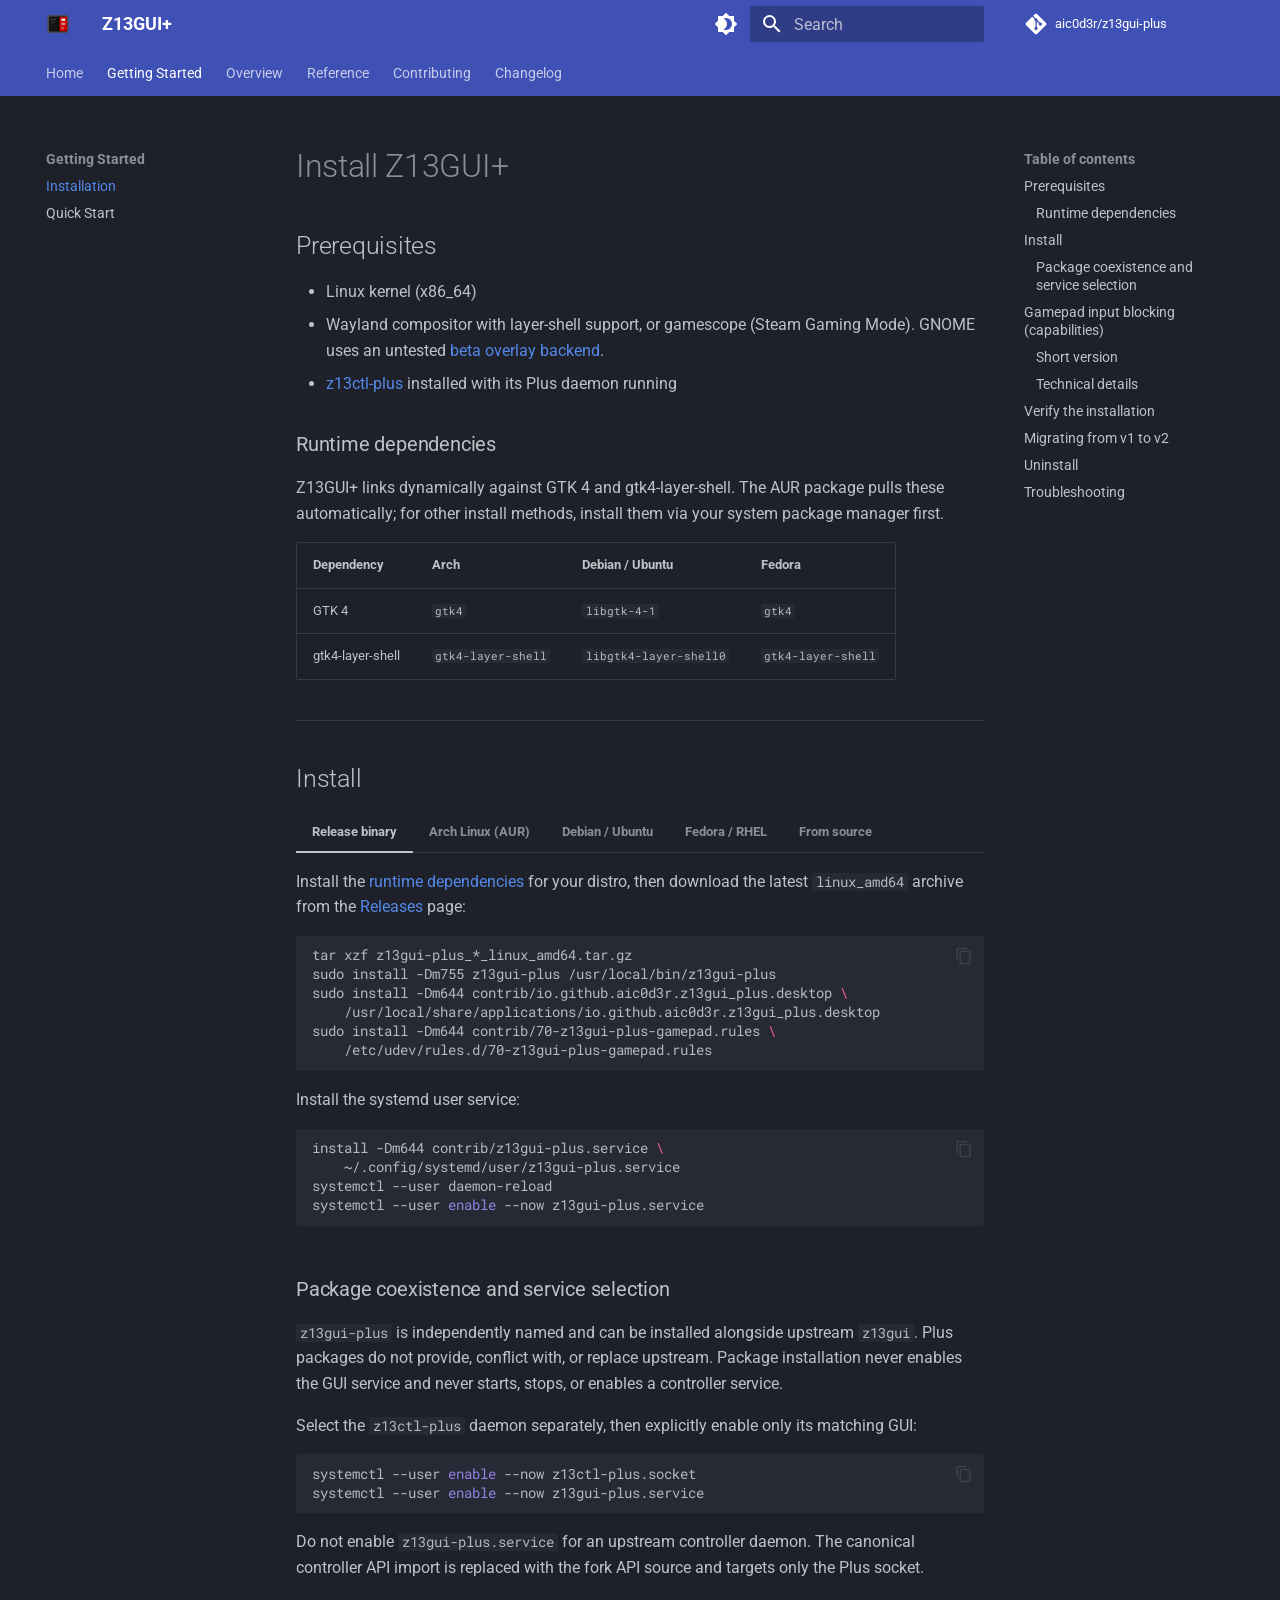
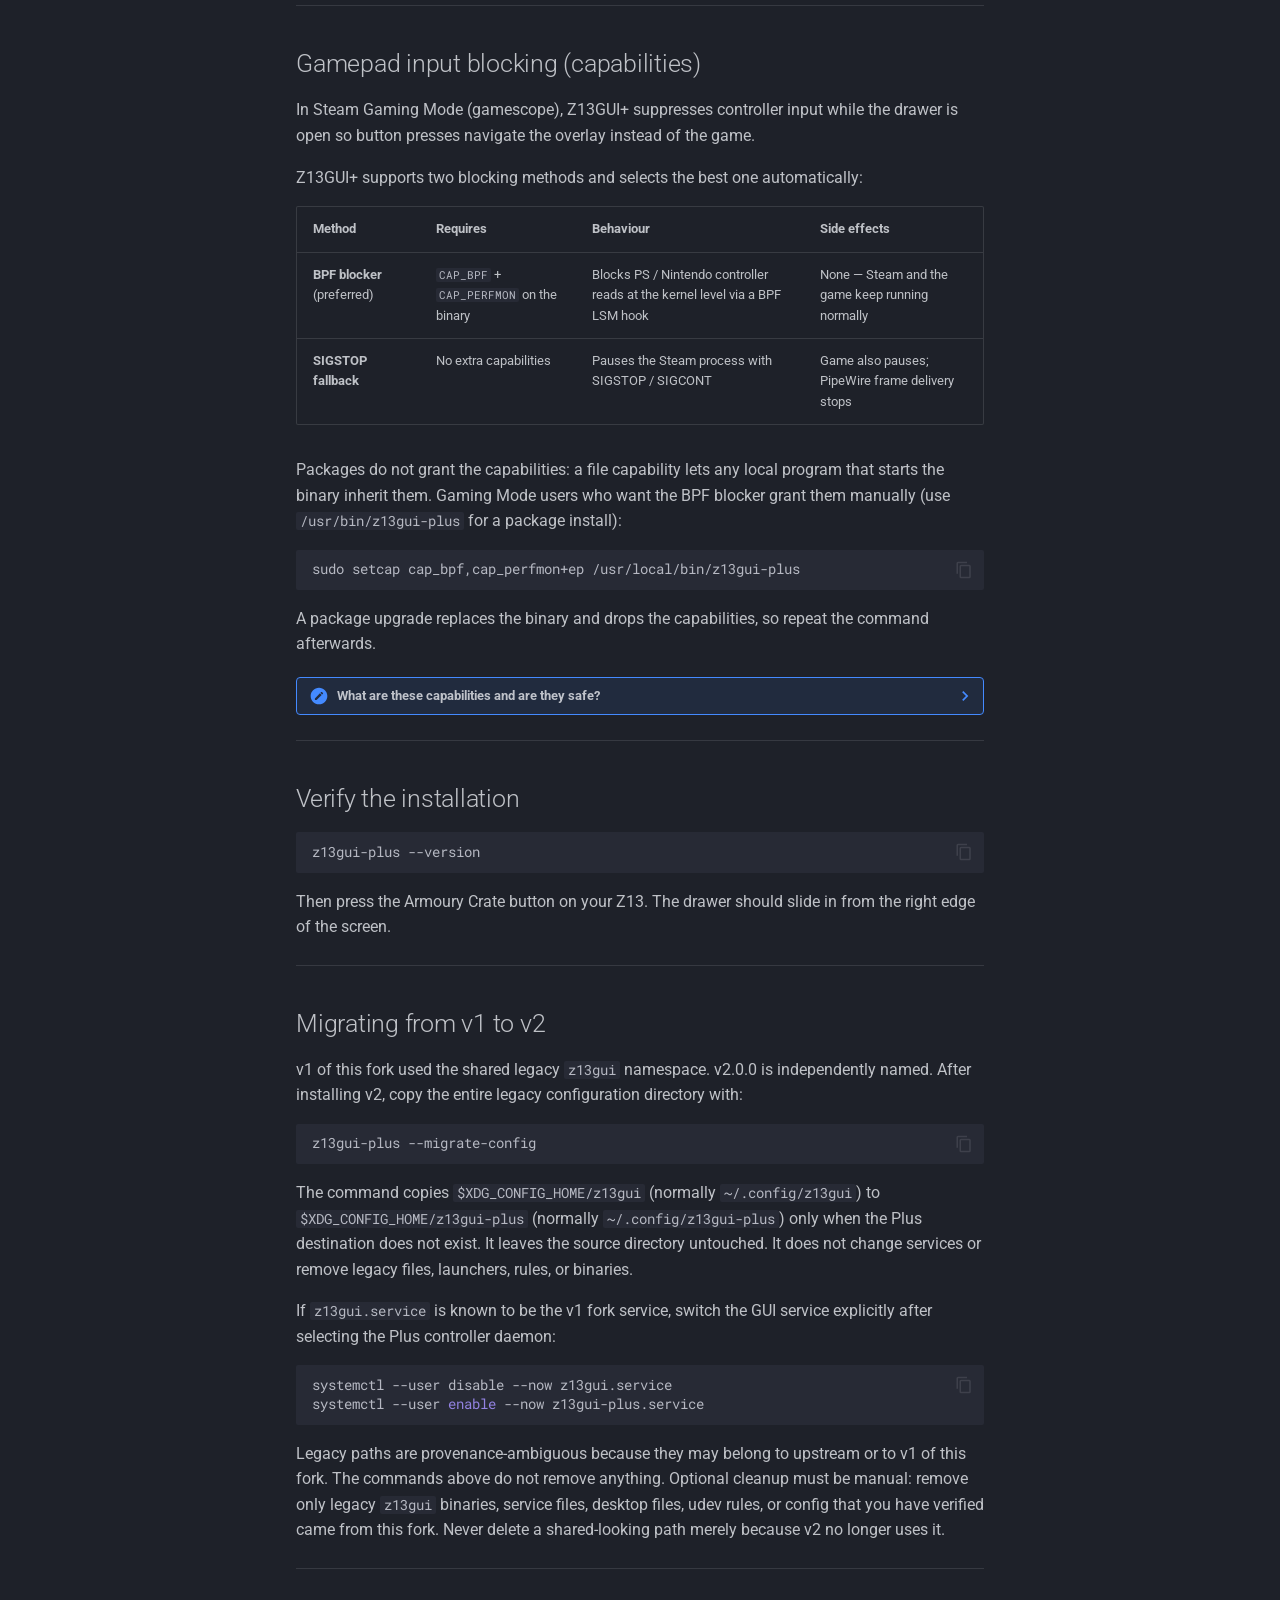
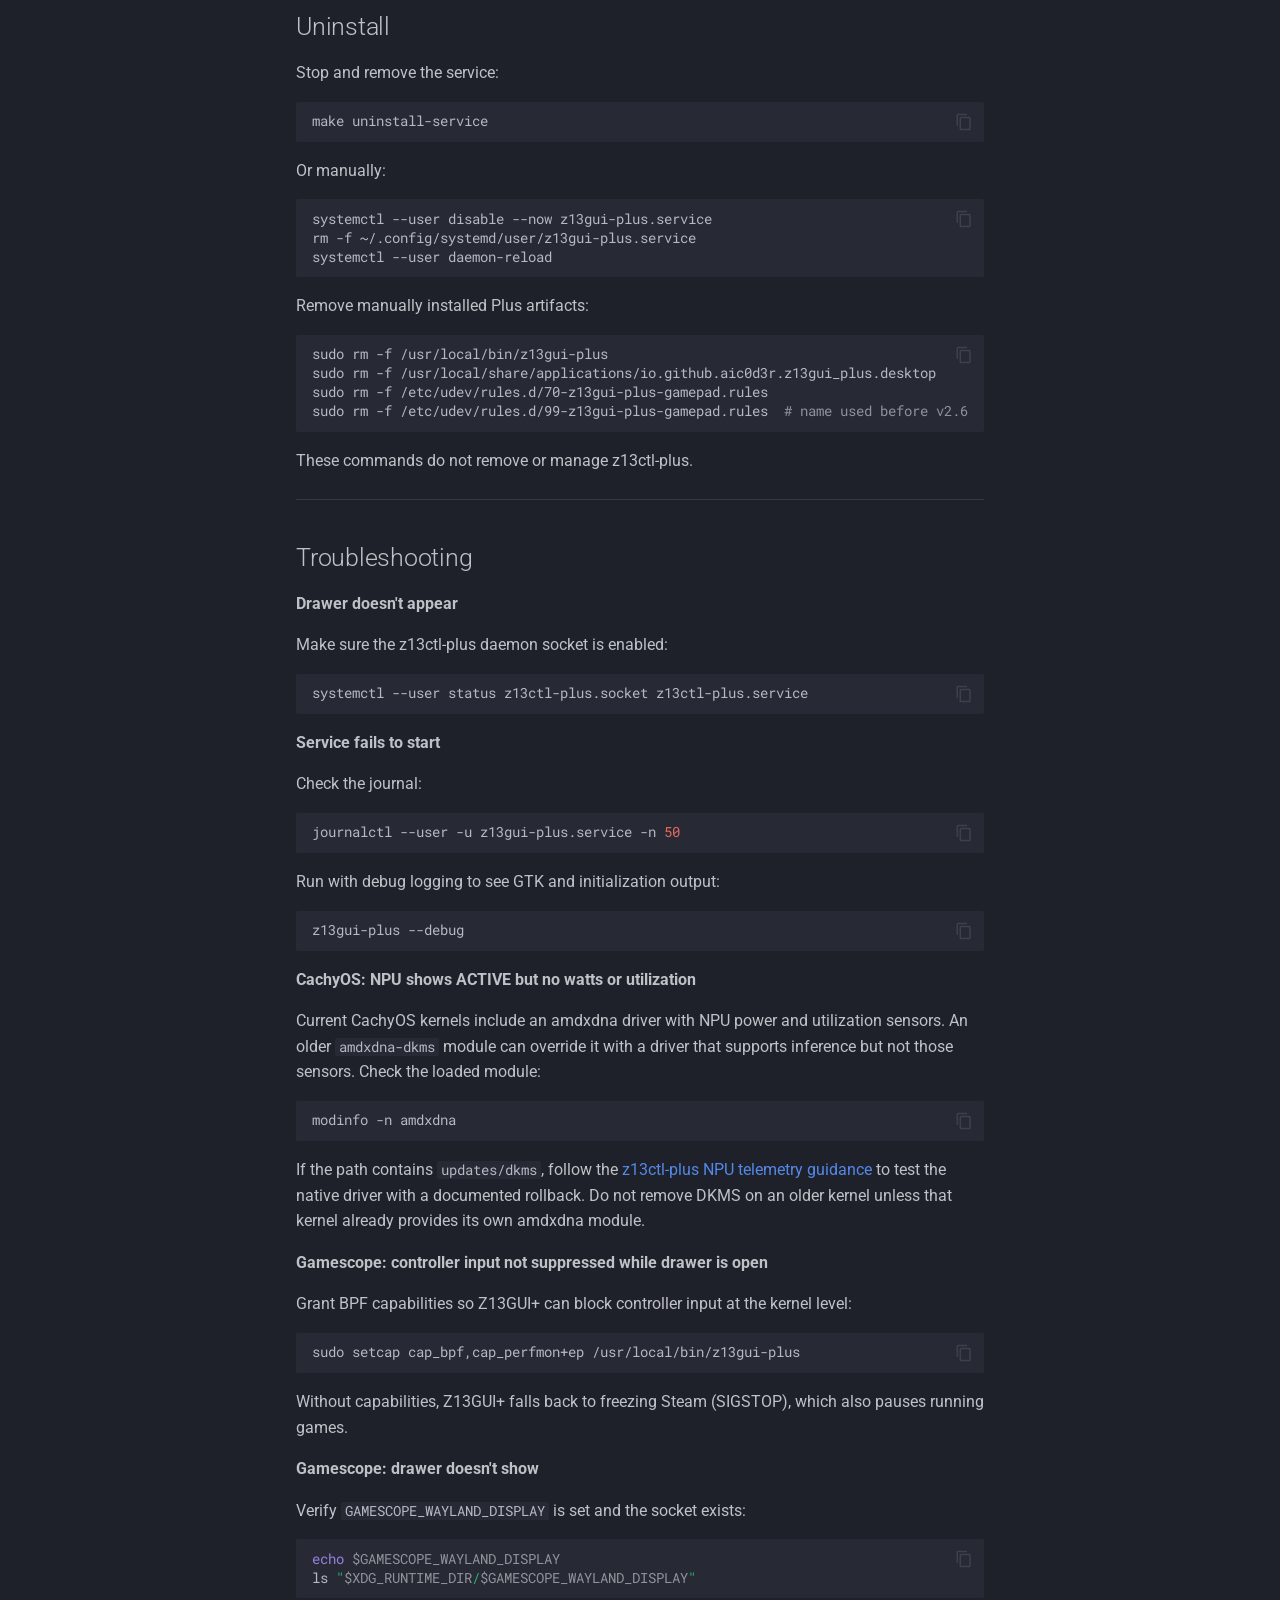
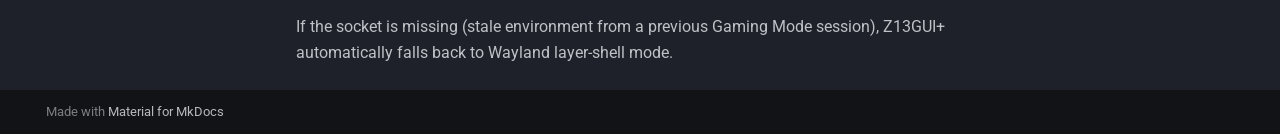
<file: installation/index.html>
<!doctype html>
<html lang="en" class="no-js">
  <head>
    
      <meta charset="utf-8">
      <meta name="viewport" content="width=device-width,initial-scale=1">
      
        <meta name="description" content="GUI control for the 2025 ASUS ROG Flow Z13 on Linux: power profiles, TDP and fan-curve tuning, CPU undervolt, RGB lighting, battery charge limit, refresh rate, and live telemetry in a GTK4 overlay — KDE Plasma, Wayland, and Steam Gaming Mode. Compatible fork of dahui/z13gui.">
      
      
        <meta name="author" content="aic0d3r">
      
      
        <link rel="canonical" href="https://aic0d3r.github.io/z13gui-plus/installation/">
      
      
        <link rel="prev" href="..">
      
      
        <link rel="next" href="../getting-started/">
      
      
      <link rel="icon" href="../assets/icon.svg">
      <meta name="generator" content="mkdocs-1.6.1, mkdocs-material-9.6.3">
    
    
  
    
      
        <title>Installation - Z13GUI+</title>
      
    
  

    
      <link rel="stylesheet" href="../assets/stylesheets/main.d7758b05.min.css">
      
        
        <link rel="stylesheet" href="../assets/stylesheets/palette.06af60db.min.css">
      
      


    
    
      
    
    
      
        
        
        <link rel="preconnect" href="https://fonts.gstatic.com" crossorigin>
        <link rel="stylesheet" href="https://fonts.googleapis.com/css?family=Roboto:300,300i,400,400i,700,700i%7CRoboto+Mono:400,400i,700,700i&display=fallback">
        <style>:root{--md-text-font:"Roboto";--md-code-font:"Roboto Mono"}</style>
      
    
    
    <script>__md_scope=new URL("..",location),__md_hash=e=>[...e].reduce(((e,_)=>(e<<5)-e+_.charCodeAt(0)),0),__md_get=(e,_=localStorage,t=__md_scope)=>JSON.parse(_.getItem(t.pathname+"."+e)),__md_set=(e,_,t=localStorage,a=__md_scope)=>{try{t.setItem(a.pathname+"."+e,JSON.stringify(_))}catch(e){}}</script>
    
      

    
    
    
  
  <meta property="og:type" content="website">
  <meta property="og:site_name" content="Z13GUI+">
  <meta property="og:title" content="Installation">
  <meta property="og:description" content="GUI control for the 2025 ASUS ROG Flow Z13 on Linux: power profiles, TDP and fan-curve tuning, CPU undervolt, RGB lighting, battery charge limit, refresh rate, and live telemetry in a GTK4 overlay — KDE Plasma, Wayland, and Steam Gaming Mode. Compatible fork of dahui/z13gui.">
  <meta property="og:url" content="https://aic0d3r.github.io/z13gui-plus/installation/">
  <meta property="og:image" content="https://aic0d3r.github.io/z13gui-plus/assets/og.png">
  <meta property="og:image:alt" content="Z13GUI+ logo: the control drawer slid in from the right edge of the Z13 display">
  <meta name="twitter:card" content="summary_large_image">
  <meta name="twitter:title" content="Installation">
  <meta name="twitter:description" content="GUI control for the 2025 ASUS ROG Flow Z13 on Linux: power profiles, TDP and fan-curve tuning, CPU undervolt, RGB lighting, battery charge limit, refresh rate, and live telemetry in a GTK4 overlay — KDE Plasma, Wayland, and Steam Gaming Mode. Compatible fork of dahui/z13gui.">

  </head>
  
  
    
    
      
    
    
    
    
    <body dir="ltr" data-md-color-scheme="slate" data-md-color-primary="indigo" data-md-color-accent="blue">
  
    
    <input class="md-toggle" data-md-toggle="drawer" type="checkbox" id="__drawer" autocomplete="off">
    <input class="md-toggle" data-md-toggle="search" type="checkbox" id="__search" autocomplete="off">
    <label class="md-overlay" for="__drawer"></label>
    <div data-md-component="skip">
      
        
        <a href="#install-z13gui" class="md-skip">
          Skip to content
        </a>
      
    </div>
    <div data-md-component="announce">
      
    </div>
    
    
      

<header class="md-header" data-md-component="header">
  <nav class="md-header__inner md-grid" aria-label="Header">
    <a href=".." title="Z13GUI+" class="md-header__button md-logo" aria-label="Z13GUI+" data-md-component="logo">
      
  <img src="../assets/icon.svg" alt="logo">

    </a>
    <label class="md-header__button md-icon" for="__drawer">
      
      <svg xmlns="http://www.w3.org/2000/svg" viewBox="0 0 24 24"><path d="M3 6h18v2H3zm0 5h18v2H3zm0 5h18v2H3z"/></svg>
    </label>
    <div class="md-header__title" data-md-component="header-title">
      <div class="md-header__ellipsis">
        <div class="md-header__topic">
          <span class="md-ellipsis">
            Z13GUI+
          </span>
        </div>
        <div class="md-header__topic" data-md-component="header-topic">
          <span class="md-ellipsis">
            
              Installation
            
          </span>
        </div>
      </div>
    </div>
    
      
        <form class="md-header__option" data-md-component="palette">
  
    
    
    
    <input class="md-option" data-md-color-media="" data-md-color-scheme="slate" data-md-color-primary="indigo" data-md-color-accent="blue"  aria-label="Switch to light mode"  type="radio" name="__palette" id="__palette_0">
    
      <label class="md-header__button md-icon" title="Switch to light mode" for="__palette_1" hidden>
        <svg xmlns="http://www.w3.org/2000/svg" viewBox="0 0 24 24"><path d="M12 18c-.89 0-1.74-.2-2.5-.55C11.56 16.5 13 14.42 13 12s-1.44-4.5-3.5-5.45C10.26 6.2 11.11 6 12 6a6 6 0 0 1 6 6 6 6 0 0 1-6 6m8-9.31V4h-4.69L12 .69 8.69 4H4v4.69L.69 12 4 15.31V20h4.69L12 23.31 15.31 20H20v-4.69L23.31 12z"/></svg>
      </label>
    
  
    
    
    
    <input class="md-option" data-md-color-media="" data-md-color-scheme="default" data-md-color-primary="indigo" data-md-color-accent="blue"  aria-label="Switch to dark mode"  type="radio" name="__palette" id="__palette_1">
    
      <label class="md-header__button md-icon" title="Switch to dark mode" for="__palette_0" hidden>
        <svg xmlns="http://www.w3.org/2000/svg" viewBox="0 0 24 24"><path d="M12 8a4 4 0 0 0-4 4 4 4 0 0 0 4 4 4 4 0 0 0 4-4 4 4 0 0 0-4-4m0 10a6 6 0 0 1-6-6 6 6 0 0 1 6-6 6 6 0 0 1 6 6 6 6 0 0 1-6 6m8-9.31V4h-4.69L12 .69 8.69 4H4v4.69L.69 12 4 15.31V20h4.69L12 23.31 15.31 20H20v-4.69L23.31 12z"/></svg>
      </label>
    
  
</form>
      
    
    
      <script>var palette=__md_get("__palette");if(palette&&palette.color){if("(prefers-color-scheme)"===palette.color.media){var media=matchMedia("(prefers-color-scheme: light)"),input=document.querySelector(media.matches?"[data-md-color-media='(prefers-color-scheme: light)']":"[data-md-color-media='(prefers-color-scheme: dark)']");palette.color.media=input.getAttribute("data-md-color-media"),palette.color.scheme=input.getAttribute("data-md-color-scheme"),palette.color.primary=input.getAttribute("data-md-color-primary"),palette.color.accent=input.getAttribute("data-md-color-accent")}for(var[key,value]of Object.entries(palette.color))document.body.setAttribute("data-md-color-"+key,value)}</script>
    
    
    
      <label class="md-header__button md-icon" for="__search">
        
        <svg xmlns="http://www.w3.org/2000/svg" viewBox="0 0 24 24"><path d="M9.5 3A6.5 6.5 0 0 1 16 9.5c0 1.61-.59 3.09-1.56 4.23l.27.27h.79l5 5-1.5 1.5-5-5v-.79l-.27-.27A6.52 6.52 0 0 1 9.5 16 6.5 6.5 0 0 1 3 9.5 6.5 6.5 0 0 1 9.5 3m0 2C7 5 5 7 5 9.5S7 14 9.5 14 14 12 14 9.5 12 5 9.5 5"/></svg>
      </label>
      <div class="md-search" data-md-component="search" role="dialog">
  <label class="md-search__overlay" for="__search"></label>
  <div class="md-search__inner" role="search">
    <form class="md-search__form" name="search">
      <input type="text" class="md-search__input" name="query" aria-label="Search" placeholder="Search" autocapitalize="off" autocorrect="off" autocomplete="off" spellcheck="false" data-md-component="search-query" required>
      <label class="md-search__icon md-icon" for="__search">
        
        <svg xmlns="http://www.w3.org/2000/svg" viewBox="0 0 24 24"><path d="M9.5 3A6.5 6.5 0 0 1 16 9.5c0 1.61-.59 3.09-1.56 4.23l.27.27h.79l5 5-1.5 1.5-5-5v-.79l-.27-.27A6.52 6.52 0 0 1 9.5 16 6.5 6.5 0 0 1 3 9.5 6.5 6.5 0 0 1 9.5 3m0 2C7 5 5 7 5 9.5S7 14 9.5 14 14 12 14 9.5 12 5 9.5 5"/></svg>
        
        <svg xmlns="http://www.w3.org/2000/svg" viewBox="0 0 24 24"><path d="M20 11v2H8l5.5 5.5-1.42 1.42L4.16 12l7.92-7.92L13.5 5.5 8 11z"/></svg>
      </label>
      <nav class="md-search__options" aria-label="Search">
        
        <button type="reset" class="md-search__icon md-icon" title="Clear" aria-label="Clear" tabindex="-1">
          
          <svg xmlns="http://www.w3.org/2000/svg" viewBox="0 0 24 24"><path d="M19 6.41 17.59 5 12 10.59 6.41 5 5 6.41 10.59 12 5 17.59 6.41 19 12 13.41 17.59 19 19 17.59 13.41 12z"/></svg>
        </button>
      </nav>
      
        <div class="md-search__suggest" data-md-component="search-suggest"></div>
      
    </form>
    <div class="md-search__output">
      <div class="md-search__scrollwrap" tabindex="0" data-md-scrollfix>
        <div class="md-search-result" data-md-component="search-result">
          <div class="md-search-result__meta">
            Initializing search
          </div>
          <ol class="md-search-result__list" role="presentation"></ol>
        </div>
      </div>
    </div>
  </div>
</div>
    
    
      <div class="md-header__source">
        <a href="https://github.com/aic0d3r/z13gui-plus" title="Go to repository" class="md-source" data-md-component="source">
  <div class="md-source__icon md-icon">
    
    <svg xmlns="http://www.w3.org/2000/svg" viewBox="0 0 448 512"><!--! Font Awesome Free 6.7.2 by @fontawesome - https://fontawesome.com License - https://fontawesome.com/license/free (Icons: CC BY 4.0, Fonts: SIL OFL 1.1, Code: MIT License) Copyright 2024 Fonticons, Inc.--><path d="M439.55 236.05 244 40.45a28.87 28.87 0 0 0-40.81 0l-40.66 40.63 51.52 51.52c27.06-9.14 52.68 16.77 43.39 43.68l49.66 49.66c34.23-11.8 61.18 31 35.47 56.69-26.49 26.49-70.21-2.87-56-37.34L240.22 199v121.85c25.3 12.54 22.26 41.85 9.08 55a34.34 34.34 0 0 1-48.55 0c-17.57-17.6-11.07-46.91 11.25-56v-123c-20.8-8.51-24.6-30.74-18.64-45L142.57 101 8.45 235.14a28.86 28.86 0 0 0 0 40.81l195.61 195.6a28.86 28.86 0 0 0 40.8 0l194.69-194.69a28.86 28.86 0 0 0 0-40.81"/></svg>
  </div>
  <div class="md-source__repository">
    aic0d3r/z13gui-plus
  </div>
</a>
      </div>
    
  </nav>
  
</header>
    
    <div class="md-container" data-md-component="container">
      
      
        
          
            
<nav class="md-tabs" aria-label="Tabs" data-md-component="tabs">
  <div class="md-grid">
    <ul class="md-tabs__list">
      
        
  
  
  
    <li class="md-tabs__item">
      <a href=".." class="md-tabs__link">
        
  
    
  
  Home

      </a>
    </li>
  

      
        
  
  
    
  
  
    
    
      <li class="md-tabs__item md-tabs__item--active">
        <a href="./" class="md-tabs__link">
          
  
  Getting Started

        </a>
      </li>
    
  

      
        
  
  
  
    <li class="md-tabs__item">
      <a href="../overview/" class="md-tabs__link">
        
  
    
  
  Overview

      </a>
    </li>
  

      
        
  
  
  
    
    
      <li class="md-tabs__item">
        <a href="../configuration/" class="md-tabs__link">
          
  
  Reference

        </a>
      </li>
    
  

      
        
  
  
  
    <li class="md-tabs__item">
      <a href="../contributing/" class="md-tabs__link">
        
  
    
  
  Contributing

      </a>
    </li>
  

      
        
  
  
  
    <li class="md-tabs__item">
      <a href="../changelog/" class="md-tabs__link">
        
  
    
  
  Changelog

      </a>
    </li>
  

      
    </ul>
  </div>
</nav>
          
        
      
      <main class="md-main" data-md-component="main">
        <div class="md-main__inner md-grid">
          
            
              
              <div class="md-sidebar md-sidebar--primary" data-md-component="sidebar" data-md-type="navigation" >
                <div class="md-sidebar__scrollwrap">
                  <div class="md-sidebar__inner">
                    


  


<nav class="md-nav md-nav--primary md-nav--lifted" aria-label="Navigation" data-md-level="0">
  <label class="md-nav__title" for="__drawer">
    <a href=".." title="Z13GUI+" class="md-nav__button md-logo" aria-label="Z13GUI+" data-md-component="logo">
      
  <img src="../assets/icon.svg" alt="logo">

    </a>
    Z13GUI+
  </label>
  
    <div class="md-nav__source">
      <a href="https://github.com/aic0d3r/z13gui-plus" title="Go to repository" class="md-source" data-md-component="source">
  <div class="md-source__icon md-icon">
    
    <svg xmlns="http://www.w3.org/2000/svg" viewBox="0 0 448 512"><!--! Font Awesome Free 6.7.2 by @fontawesome - https://fontawesome.com License - https://fontawesome.com/license/free (Icons: CC BY 4.0, Fonts: SIL OFL 1.1, Code: MIT License) Copyright 2024 Fonticons, Inc.--><path d="M439.55 236.05 244 40.45a28.87 28.87 0 0 0-40.81 0l-40.66 40.63 51.52 51.52c27.06-9.14 52.68 16.77 43.39 43.68l49.66 49.66c34.23-11.8 61.18 31 35.47 56.69-26.49 26.49-70.21-2.87-56-37.34L240.22 199v121.85c25.3 12.54 22.26 41.85 9.08 55a34.34 34.34 0 0 1-48.55 0c-17.57-17.6-11.07-46.91 11.25-56v-123c-20.8-8.51-24.6-30.74-18.64-45L142.57 101 8.45 235.14a28.86 28.86 0 0 0 0 40.81l195.61 195.6a28.86 28.86 0 0 0 40.8 0l194.69-194.69a28.86 28.86 0 0 0 0-40.81"/></svg>
  </div>
  <div class="md-source__repository">
    aic0d3r/z13gui-plus
  </div>
</a>
    </div>
  
  <ul class="md-nav__list" data-md-scrollfix>
    
      
      
  
  
  
  
    <li class="md-nav__item">
      <a href=".." class="md-nav__link">
        
  
  <span class="md-ellipsis">
    Home
    
  </span>
  

      </a>
    </li>
  

    
      
      
  
  
    
  
  
  
    
    
    
      
        
        
      
      
        
      
    
    
    <li class="md-nav__item md-nav__item--active md-nav__item--section md-nav__item--nested">
      
        
        
        <input class="md-nav__toggle md-toggle " type="checkbox" id="__nav_2" checked>
        
          
          <label class="md-nav__link" for="__nav_2" id="__nav_2_label" tabindex="">
            
  
  <span class="md-ellipsis">
    Getting Started
    
  </span>
  

            <span class="md-nav__icon md-icon"></span>
          </label>
        
        <nav class="md-nav" data-md-level="1" aria-labelledby="__nav_2_label" aria-expanded="true">
          <label class="md-nav__title" for="__nav_2">
            <span class="md-nav__icon md-icon"></span>
            Getting Started
          </label>
          <ul class="md-nav__list" data-md-scrollfix>
            
              
                
  
  
    
  
  
  
    <li class="md-nav__item md-nav__item--active">
      
      <input class="md-nav__toggle md-toggle" type="checkbox" id="__toc">
      
      
        
      
      
        <label class="md-nav__link md-nav__link--active" for="__toc">
          
  
  <span class="md-ellipsis">
    Installation
    
  </span>
  

          <span class="md-nav__icon md-icon"></span>
        </label>
      
      <a href="./" class="md-nav__link md-nav__link--active">
        
  
  <span class="md-ellipsis">
    Installation
    
  </span>
  

      </a>
      
        

<nav class="md-nav md-nav--secondary" aria-label="Table of contents">
  
  
  
    
  
  
    <label class="md-nav__title" for="__toc">
      <span class="md-nav__icon md-icon"></span>
      Table of contents
    </label>
    <ul class="md-nav__list" data-md-component="toc" data-md-scrollfix>
      
        <li class="md-nav__item">
  <a href="#prerequisites" class="md-nav__link">
    <span class="md-ellipsis">
      Prerequisites
    </span>
  </a>
  
    <nav class="md-nav" aria-label="Prerequisites">
      <ul class="md-nav__list">
        
          <li class="md-nav__item">
  <a href="#runtime-dependencies" class="md-nav__link">
    <span class="md-ellipsis">
      Runtime dependencies
    </span>
  </a>
  
</li>
        
      </ul>
    </nav>
  
</li>
      
        <li class="md-nav__item">
  <a href="#install" class="md-nav__link">
    <span class="md-ellipsis">
      Install
    </span>
  </a>
  
    <nav class="md-nav" aria-label="Install">
      <ul class="md-nav__list">
        
          <li class="md-nav__item">
  <a href="#package-coexistence-and-service-selection" class="md-nav__link">
    <span class="md-ellipsis">
      Package coexistence and service selection
    </span>
  </a>
  
</li>
        
      </ul>
    </nav>
  
</li>
      
        <li class="md-nav__item">
  <a href="#gamepad-input-blocking-capabilities" class="md-nav__link">
    <span class="md-ellipsis">
      Gamepad input blocking (capabilities)
    </span>
  </a>
  
    <nav class="md-nav" aria-label="Gamepad input blocking (capabilities)">
      <ul class="md-nav__list">
        
          <li class="md-nav__item">
  <a href="#short-version" class="md-nav__link">
    <span class="md-ellipsis">
      Short version
    </span>
  </a>
  
</li>
        
          <li class="md-nav__item">
  <a href="#technical-details" class="md-nav__link">
    <span class="md-ellipsis">
      Technical details
    </span>
  </a>
  
</li>
        
      </ul>
    </nav>
  
</li>
      
        <li class="md-nav__item">
  <a href="#verify-the-installation" class="md-nav__link">
    <span class="md-ellipsis">
      Verify the installation
    </span>
  </a>
  
</li>
      
        <li class="md-nav__item">
  <a href="#migrating-from-v1-to-v2" class="md-nav__link">
    <span class="md-ellipsis">
      Migrating from v1 to v2
    </span>
  </a>
  
</li>
      
        <li class="md-nav__item">
  <a href="#uninstall" class="md-nav__link">
    <span class="md-ellipsis">
      Uninstall
    </span>
  </a>
  
</li>
      
        <li class="md-nav__item">
  <a href="#troubleshooting" class="md-nav__link">
    <span class="md-ellipsis">
      Troubleshooting
    </span>
  </a>
  
</li>
      
    </ul>
  
</nav>
      
    </li>
  

              
            
              
                
  
  
  
  
    <li class="md-nav__item">
      <a href="../getting-started/" class="md-nav__link">
        
  
  <span class="md-ellipsis">
    Quick Start
    
  </span>
  

      </a>
    </li>
  

              
            
          </ul>
        </nav>
      
    </li>
  

    
      
      
  
  
  
  
    <li class="md-nav__item">
      <a href="../overview/" class="md-nav__link">
        
  
  <span class="md-ellipsis">
    Overview
    
  </span>
  

      </a>
    </li>
  

    
      
      
  
  
  
  
    
    
    
      
      
        
      
    
    
    <li class="md-nav__item md-nav__item--nested">
      
        
        
        <input class="md-nav__toggle md-toggle " type="checkbox" id="__nav_4" >
        
          
          <label class="md-nav__link" for="__nav_4" id="__nav_4_label" tabindex="0">
            
  
  <span class="md-ellipsis">
    Reference
    
  </span>
  

            <span class="md-nav__icon md-icon"></span>
          </label>
        
        <nav class="md-nav" data-md-level="1" aria-labelledby="__nav_4_label" aria-expanded="false">
          <label class="md-nav__title" for="__nav_4">
            <span class="md-nav__icon md-icon"></span>
            Reference
          </label>
          <ul class="md-nav__list" data-md-scrollfix>
            
              
                
  
  
  
  
    <li class="md-nav__item">
      <a href="../configuration/" class="md-nav__link">
        
  
  <span class="md-ellipsis">
    Configuration
    
  </span>
  

      </a>
    </li>
  

              
            
              
                
  
  
  
  
    <li class="md-nav__item">
      <a href="../theming/" class="md-nav__link">
        
  
  <span class="md-ellipsis">
    Theming
    
  </span>
  

      </a>
    </li>
  

              
            
          </ul>
        </nav>
      
    </li>
  

    
      
      
  
  
  
  
    <li class="md-nav__item">
      <a href="../contributing/" class="md-nav__link">
        
  
  <span class="md-ellipsis">
    Contributing
    
  </span>
  

      </a>
    </li>
  

    
      
      
  
  
  
  
    <li class="md-nav__item">
      <a href="../changelog/" class="md-nav__link">
        
  
  <span class="md-ellipsis">
    Changelog
    
  </span>
  

      </a>
    </li>
  

    
  </ul>
</nav>
                  </div>
                </div>
              </div>
            
            
              
              <div class="md-sidebar md-sidebar--secondary" data-md-component="sidebar" data-md-type="toc" >
                <div class="md-sidebar__scrollwrap">
                  <div class="md-sidebar__inner">
                    

<nav class="md-nav md-nav--secondary" aria-label="Table of contents">
  
  
  
    
  
  
    <label class="md-nav__title" for="__toc">
      <span class="md-nav__icon md-icon"></span>
      Table of contents
    </label>
    <ul class="md-nav__list" data-md-component="toc" data-md-scrollfix>
      
        <li class="md-nav__item">
  <a href="#prerequisites" class="md-nav__link">
    <span class="md-ellipsis">
      Prerequisites
    </span>
  </a>
  
    <nav class="md-nav" aria-label="Prerequisites">
      <ul class="md-nav__list">
        
          <li class="md-nav__item">
  <a href="#runtime-dependencies" class="md-nav__link">
    <span class="md-ellipsis">
      Runtime dependencies
    </span>
  </a>
  
</li>
        
      </ul>
    </nav>
  
</li>
      
        <li class="md-nav__item">
  <a href="#install" class="md-nav__link">
    <span class="md-ellipsis">
      Install
    </span>
  </a>
  
    <nav class="md-nav" aria-label="Install">
      <ul class="md-nav__list">
        
          <li class="md-nav__item">
  <a href="#package-coexistence-and-service-selection" class="md-nav__link">
    <span class="md-ellipsis">
      Package coexistence and service selection
    </span>
  </a>
  
</li>
        
      </ul>
    </nav>
  
</li>
      
        <li class="md-nav__item">
  <a href="#gamepad-input-blocking-capabilities" class="md-nav__link">
    <span class="md-ellipsis">
      Gamepad input blocking (capabilities)
    </span>
  </a>
  
    <nav class="md-nav" aria-label="Gamepad input blocking (capabilities)">
      <ul class="md-nav__list">
        
          <li class="md-nav__item">
  <a href="#short-version" class="md-nav__link">
    <span class="md-ellipsis">
      Short version
    </span>
  </a>
  
</li>
        
          <li class="md-nav__item">
  <a href="#technical-details" class="md-nav__link">
    <span class="md-ellipsis">
      Technical details
    </span>
  </a>
  
</li>
        
      </ul>
    </nav>
  
</li>
      
        <li class="md-nav__item">
  <a href="#verify-the-installation" class="md-nav__link">
    <span class="md-ellipsis">
      Verify the installation
    </span>
  </a>
  
</li>
      
        <li class="md-nav__item">
  <a href="#migrating-from-v1-to-v2" class="md-nav__link">
    <span class="md-ellipsis">
      Migrating from v1 to v2
    </span>
  </a>
  
</li>
      
        <li class="md-nav__item">
  <a href="#uninstall" class="md-nav__link">
    <span class="md-ellipsis">
      Uninstall
    </span>
  </a>
  
</li>
      
        <li class="md-nav__item">
  <a href="#troubleshooting" class="md-nav__link">
    <span class="md-ellipsis">
      Troubleshooting
    </span>
  </a>
  
</li>
      
    </ul>
  
</nav>
                  </div>
                </div>
              </div>
            
          
          
            <div class="md-content" data-md-component="content">
              <article class="md-content__inner md-typeset">
                
                  


  
  


<h1 id="install-z13gui">Install Z13GUI+</h1>
<h2 id="prerequisites">Prerequisites</h2>
<ul>
<li>Linux kernel (x86_64)</li>
<li>Wayland compositor with layer-shell support, or gamescope (Steam Gaming Mode).
  GNOME uses an untested <a href="../#gnome-support-beta">beta overlay backend</a>.</li>
<li><a href="https://github.com/aic0d3r/z13ctl-plus">z13ctl-plus</a> installed with its Plus daemon running</li>
</ul>
<h3 id="runtime-dependencies">Runtime dependencies</h3>
<p>Z13GUI+ links dynamically against GTK 4 and gtk4-layer-shell. The AUR package
pulls these automatically; for other install methods, install them via your
system package manager first.</p>
<table>
<thead>
<tr>
<th>Dependency</th>
<th>Arch</th>
<th>Debian / Ubuntu</th>
<th>Fedora</th>
</tr>
</thead>
<tbody>
<tr>
<td>GTK 4</td>
<td><code>gtk4</code></td>
<td><code>libgtk-4-1</code></td>
<td><code>gtk4</code></td>
</tr>
<tr>
<td>gtk4-layer-shell</td>
<td><code>gtk4-layer-shell</code></td>
<td><code>libgtk4-layer-shell0</code></td>
<td><code>gtk4-layer-shell</code></td>
</tr>
</tbody>
</table>
<hr />
<h2 id="install">Install</h2>
<div class="tabbed-set tabbed-alternate" data-tabs="1:5"><input checked="checked" id="__tabbed_1_1" name="__tabbed_1" type="radio" /><input id="__tabbed_1_2" name="__tabbed_1" type="radio" /><input id="__tabbed_1_3" name="__tabbed_1" type="radio" /><input id="__tabbed_1_4" name="__tabbed_1" type="radio" /><input id="__tabbed_1_5" name="__tabbed_1" type="radio" /><div class="tabbed-labels"><label for="__tabbed_1_1">Release binary</label><label for="__tabbed_1_2">Arch Linux (AUR)</label><label for="__tabbed_1_3">Debian / Ubuntu</label><label for="__tabbed_1_4">Fedora / RHEL</label><label for="__tabbed_1_5">From source</label></div>
<div class="tabbed-content">
<div class="tabbed-block">
<p>Install the <a href="#runtime-dependencies">runtime dependencies</a> for your distro,
then download the latest <code>linux_amd64</code> archive from the
<a href="https://github.com/aic0d3r/z13gui-plus/releases">Releases</a> page:</p>
<div class="highlight"><pre><span></span><code><a id="__codelineno-0-1" name="__codelineno-0-1" href="#__codelineno-0-1"></a>tar<span class="w"> </span>xzf<span class="w"> </span>z13gui-plus_*_linux_amd64.tar.gz
<a id="__codelineno-0-2" name="__codelineno-0-2" href="#__codelineno-0-2"></a>sudo<span class="w"> </span>install<span class="w"> </span>-Dm755<span class="w"> </span>z13gui-plus<span class="w"> </span>/usr/local/bin/z13gui-plus
<a id="__codelineno-0-3" name="__codelineno-0-3" href="#__codelineno-0-3"></a>sudo<span class="w"> </span>install<span class="w"> </span>-Dm644<span class="w"> </span>contrib/io.github.aic0d3r.z13gui_plus.desktop<span class="w"> </span><span class="se">\</span>
<a id="__codelineno-0-4" name="__codelineno-0-4" href="#__codelineno-0-4"></a><span class="w">    </span>/usr/local/share/applications/io.github.aic0d3r.z13gui_plus.desktop
<a id="__codelineno-0-5" name="__codelineno-0-5" href="#__codelineno-0-5"></a>sudo<span class="w"> </span>install<span class="w"> </span>-Dm644<span class="w"> </span>contrib/70-z13gui-plus-gamepad.rules<span class="w"> </span><span class="se">\</span>
<a id="__codelineno-0-6" name="__codelineno-0-6" href="#__codelineno-0-6"></a><span class="w">    </span>/etc/udev/rules.d/70-z13gui-plus-gamepad.rules
</code></pre></div>
<p>Install the systemd user service:</p>
<div class="highlight"><pre><span></span><code><a id="__codelineno-1-1" name="__codelineno-1-1" href="#__codelineno-1-1"></a>install<span class="w"> </span>-Dm644<span class="w"> </span>contrib/z13gui-plus.service<span class="w"> </span><span class="se">\</span>
<a id="__codelineno-1-2" name="__codelineno-1-2" href="#__codelineno-1-2"></a><span class="w">    </span>~/.config/systemd/user/z13gui-plus.service
<a id="__codelineno-1-3" name="__codelineno-1-3" href="#__codelineno-1-3"></a>systemctl<span class="w"> </span>--user<span class="w"> </span>daemon-reload
<a id="__codelineno-1-4" name="__codelineno-1-4" href="#__codelineno-1-4"></a>systemctl<span class="w"> </span>--user<span class="w"> </span><span class="nb">enable</span><span class="w"> </span>--now<span class="w"> </span>z13gui-plus.service
</code></pre></div>
</div>
<div class="tabbed-block">
<p>Install the <a href="https://aur.archlinux.org/packages/z13gui-plus-bin">z13gui-plus-bin</a>
package with your preferred AUR helper:</p>
<div class="highlight"><pre><span></span><code><a id="__codelineno-2-1" name="__codelineno-2-1" href="#__codelineno-2-1"></a>yay<span class="w"> </span>-S<span class="w"> </span>z13gui-plus-bin
</code></pre></div>
<p>This package depends on <code>z13ctl-plus-bin</code>. It installs the binary, systemd
service, udev rules, and desktop entry, but leaves the GUI service disabled
and does not enable or manage the controller service. Enable the GUI after
selecting the Plus daemon:</p>
<div class="highlight"><pre><span></span><code><a id="__codelineno-3-1" name="__codelineno-3-1" href="#__codelineno-3-1"></a>systemctl<span class="w"> </span>--user<span class="w"> </span><span class="nb">enable</span><span class="w"> </span>--now<span class="w"> </span>z13gui-plus.service
</code></pre></div>
<p>Alternatively, download the <code>.pkg.tar.zst</code> package directly from the
<a href="https://github.com/aic0d3r/z13gui-plus/releases">Releases</a> page and install with
pacman:</p>
<div class="highlight"><pre><span></span><code><a id="__codelineno-4-1" name="__codelineno-4-1" href="#__codelineno-4-1"></a>sudo<span class="w"> </span>pacman<span class="w"> </span>-U<span class="w"> </span>z13gui-plus-*.pkg.tar.zst
</code></pre></div>
</div>
<div class="tabbed-block">
<p>Download the <code>.deb</code> package from the
<a href="https://github.com/aic0d3r/z13gui-plus/releases">Releases</a> page, then install:</p>
<div class="highlight"><pre><span></span><code><a id="__codelineno-5-1" name="__codelineno-5-1" href="#__codelineno-5-1"></a>sudo<span class="w"> </span>apt<span class="w"> </span>install<span class="w"> </span>./z13gui-plus_*.deb
</code></pre></div>
<p>The package depends on <code>z13ctl-plus</code> and installs the binary, systemd
service, udev rules, and desktop entry. It leaves the GUI service disabled
and does not manage controller services. After selecting the Plus daemon,
enable the GUI:</p>
<div class="highlight"><pre><span></span><code><a id="__codelineno-6-1" name="__codelineno-6-1" href="#__codelineno-6-1"></a>systemctl<span class="w"> </span>--user<span class="w"> </span><span class="nb">enable</span><span class="w"> </span>--now<span class="w"> </span>z13gui-plus.service
</code></pre></div>
</div>
<div class="tabbed-block">
<p>Download the <code>.rpm</code> package from the
<a href="https://github.com/aic0d3r/z13gui-plus/releases">Releases</a> page, then install:</p>
<div class="highlight"><pre><span></span><code><a id="__codelineno-7-1" name="__codelineno-7-1" href="#__codelineno-7-1"></a>sudo<span class="w"> </span>dnf<span class="w"> </span>install<span class="w"> </span>./z13gui-plus_*.rpm
</code></pre></div>
<p>The package depends on <code>z13ctl-plus</code> and installs the binary, systemd
service, udev rules, and desktop entry. It leaves the GUI service disabled
and does not manage controller services. After selecting the Plus daemon,
enable the GUI:</p>
<div class="highlight"><pre><span></span><code><a id="__codelineno-8-1" name="__codelineno-8-1" href="#__codelineno-8-1"></a>systemctl<span class="w"> </span>--user<span class="w"> </span><span class="nb">enable</span><span class="w"> </span>--now<span class="w"> </span>z13gui-plus.service
</code></pre></div>
</div>
<div class="tabbed-block">
<p>Requires Go 1.25+, CGO enabled, and GTK4 development libraries.</p>
<p><strong>Arch Linux:</strong></p>
<div class="highlight"><pre><span></span><code><a id="__codelineno-9-1" name="__codelineno-9-1" href="#__codelineno-9-1"></a>sudo<span class="w"> </span>pacman<span class="w"> </span>-S<span class="w"> </span>gtk4<span class="w"> </span>gtk4-layer-shell
</code></pre></div>
<p><strong>Debian/Ubuntu:</strong></p>
<div class="highlight"><pre><span></span><code><a id="__codelineno-10-1" name="__codelineno-10-1" href="#__codelineno-10-1"></a>sudo<span class="w"> </span>apt-get<span class="w"> </span>install<span class="w"> </span>-y<span class="w"> </span>libgtk-4-dev<span class="w"> </span>libgtk4-layer-shell-dev
</code></pre></div>
<p><strong>Fedora:</strong></p>
<div class="highlight"><pre><span></span><code><a id="__codelineno-11-1" name="__codelineno-11-1" href="#__codelineno-11-1"></a>sudo<span class="w"> </span>dnf<span class="w"> </span>install<span class="w"> </span>gtk4-devel<span class="w"> </span>gtk4-layer-shell-devel
</code></pre></div>
<p>Then clone and build:</p>
<div class="highlight"><pre><span></span><code><a id="__codelineno-12-1" name="__codelineno-12-1" href="#__codelineno-12-1"></a>git<span class="w"> </span>clone<span class="w"> </span>https://github.com/aic0d3r/z13gui-plus
<a id="__codelineno-12-2" name="__codelineno-12-2" href="#__codelineno-12-2"></a><span class="nb">cd</span><span class="w"> </span>z13gui-plus
<a id="__codelineno-12-3" name="__codelineno-12-3" href="#__codelineno-12-3"></a>make<span class="w"> </span>build
<a id="__codelineno-12-4" name="__codelineno-12-4" href="#__codelineno-12-4"></a>sudo<span class="w"> </span>make<span class="w"> </span>install
<a id="__codelineno-12-5" name="__codelineno-12-5" href="#__codelineno-12-5"></a>sudo<span class="w"> </span>setcap<span class="w"> </span>cap_bpf,cap_perfmon+ep<span class="w"> </span>/usr/local/bin/z13gui-plus
<a id="__codelineno-12-6" name="__codelineno-12-6" href="#__codelineno-12-6"></a>make<span class="w"> </span>install-service
</code></pre></div>
<p><code>make build</code> creates <code>./z13gui-plus</code>; it does not create an unqualified
compatibility binary.</p>
</div>
</div>
</div>
<h3 id="package-coexistence-and-service-selection">Package coexistence and service selection</h3>
<p><code>z13gui-plus</code> is independently named and can be installed alongside upstream
<code>z13gui</code>. Plus packages do not provide, conflict with, or replace upstream.
Package installation never enables the GUI service and never starts, stops, or
enables a controller service.</p>
<p>Select the <code>z13ctl-plus</code> daemon separately, then explicitly enable only its
matching GUI:</p>
<div class="highlight"><pre><span></span><code><a id="__codelineno-13-1" name="__codelineno-13-1" href="#__codelineno-13-1"></a>systemctl<span class="w"> </span>--user<span class="w"> </span><span class="nb">enable</span><span class="w"> </span>--now<span class="w"> </span>z13ctl-plus.socket
<a id="__codelineno-13-2" name="__codelineno-13-2" href="#__codelineno-13-2"></a>systemctl<span class="w"> </span>--user<span class="w"> </span><span class="nb">enable</span><span class="w"> </span>--now<span class="w"> </span>z13gui-plus.service
</code></pre></div>
<p>Do not enable <code>z13gui-plus.service</code> for an upstream controller daemon. The
canonical controller API import is replaced with the fork API source and targets
only the Plus socket.</p>
<hr />
<h2 id="gamepad-input-blocking-capabilities">Gamepad input blocking (capabilities)</h2>
<p>In Steam Gaming Mode (gamescope), Z13GUI+ suppresses controller input while the
drawer is open so button presses navigate the overlay instead of the game.</p>
<p>Z13GUI+ supports two blocking methods and selects the best one automatically:</p>
<table>
<thead>
<tr>
<th>Method</th>
<th>Requires</th>
<th>Behaviour</th>
<th>Side effects</th>
</tr>
</thead>
<tbody>
<tr>
<td><strong>BPF blocker</strong> (preferred)</td>
<td><code>CAP_BPF</code> + <code>CAP_PERFMON</code> on the binary</td>
<td>Blocks PS / Nintendo controller reads at the kernel level via a BPF LSM hook</td>
<td>None — Steam and the game keep running normally</td>
</tr>
<tr>
<td><strong>SIGSTOP fallback</strong></td>
<td>No extra capabilities</td>
<td>Pauses the Steam process with SIGSTOP / SIGCONT</td>
<td>Game also pauses; PipeWire frame delivery stops</td>
</tr>
</tbody>
</table>
<p>Packages do not grant the capabilities: a file capability lets any local
program that starts the binary inherit them. Gaming Mode users who want the
BPF blocker grant them manually (use <code>/usr/bin/z13gui-plus</code> for a package
install):</p>
<div class="highlight"><pre><span></span><code><a id="__codelineno-14-1" name="__codelineno-14-1" href="#__codelineno-14-1"></a>sudo<span class="w"> </span>setcap<span class="w"> </span>cap_bpf,cap_perfmon+ep<span class="w"> </span>/usr/local/bin/z13gui-plus
</code></pre></div>
<p>A package upgrade replaces the binary and drops the capabilities, so repeat
the command afterwards.</p>
<details class="note">
<summary>What are these capabilities and are they safe?</summary>
<h3 id="short-version">Short version</h3>
<p>These two capabilities let Z13GUI+ load a tiny kernel filter that tells
the system "when Steam tries to read a PS or Nintendo controller, return
a temporary 'try again later' error instead." That's all it does. It
cannot access your files, network, or any other part of the system. The
filter is automatically removed when Z13GUI+ exits.</p>
<h3 id="technical-details">Technical details</h3>
<p><strong>CAP_BPF</strong> allows loading BPF programs into the kernel. Z13GUI+ uses
this to attach a single LSM (<code>lsm/file_permission</code>) hook that
intercepts <code>read()</code> calls on hidraw character devices
(<code>/dev/hidraw*</code>). The hook checks whether the calling PID is in a
small allow-list map and the target device is a hidraw device
(major 244). If both conditions match, it returns <code>-EAGAIN</code>; otherwise
it returns <code>0</code> (allow).</p>
<p><strong>CAP_PERFMON</strong> is required by the kernel to attach BPF LSM programs.
Z13GUI+ does not use performance monitoring — this capability is a
kernel-imposed prerequisite for LSM attachment.</p>
<p><strong>What the BPF program can do:</strong></p>
<ul>
<li>Return <code>-EAGAIN</code> for <code>read()</code> calls on hidraw devices by specific PIDs</li>
<li>Nothing else — the program is verified by the kernel's BPF verifier
  before loading and cannot be modified at runtime</li>
</ul>
<p><strong>What the BPF program cannot do:</strong></p>
<ul>
<li>Access files, network, or memory outside its own BPF maps</li>
<li>Survive a process exit — all BPF resources are released when Z13GUI+
  stops, crashes, or is killed</li>
<li>Affect any process not explicitly added to its PID map</li>
<li>Block any operation other than <code>read()</code> on hidraw devices</li>
</ul>
<p><strong>Compared to running as root:</strong> file capabilities grant only the two
listed privileges to the <code>z13gui-plus</code> binary. The process runs as your normal
user with no other elevated access. This is strictly safer than running
with <code>sudo</code> or as root.</p>
</details>
<hr />
<h2 id="verify-the-installation">Verify the installation</h2>
<div class="highlight"><pre><span></span><code><a id="__codelineno-15-1" name="__codelineno-15-1" href="#__codelineno-15-1"></a>z13gui-plus<span class="w"> </span>--version
</code></pre></div>
<p>Then press the Armoury Crate button on your Z13. The drawer should slide in
from the right edge of the screen.</p>
<hr />
<h2 id="migrating-from-v1-to-v2">Migrating from v1 to v2</h2>
<p>v1 of this fork used the shared legacy <code>z13gui</code> namespace. v2.0.0 is
independently named. After installing v2, copy the entire legacy configuration
directory with:</p>
<div class="highlight"><pre><span></span><code><a id="__codelineno-16-1" name="__codelineno-16-1" href="#__codelineno-16-1"></a>z13gui-plus<span class="w"> </span>--migrate-config
</code></pre></div>
<p>The command copies <code>$XDG_CONFIG_HOME/z13gui</code> (normally
<code>~/.config/z13gui</code>) to <code>$XDG_CONFIG_HOME/z13gui-plus</code> (normally
<code>~/.config/z13gui-plus</code>) only when the Plus destination does not exist. It
leaves the source directory untouched. It does not change services or remove
legacy files, launchers, rules, or binaries.</p>
<p>If <code>z13gui.service</code> is known to be the v1 fork service, switch the GUI service
explicitly after selecting the Plus controller daemon:</p>
<div class="highlight"><pre><span></span><code><a id="__codelineno-17-1" name="__codelineno-17-1" href="#__codelineno-17-1"></a>systemctl<span class="w"> </span>--user<span class="w"> </span>disable<span class="w"> </span>--now<span class="w"> </span>z13gui.service
<a id="__codelineno-17-2" name="__codelineno-17-2" href="#__codelineno-17-2"></a>systemctl<span class="w"> </span>--user<span class="w"> </span><span class="nb">enable</span><span class="w"> </span>--now<span class="w"> </span>z13gui-plus.service
</code></pre></div>
<p>Legacy paths are provenance-ambiguous because they may belong to upstream or to
v1 of this fork. The commands above do not remove anything. Optional cleanup
must be manual: remove only legacy <code>z13gui</code> binaries, service files, desktop
files, udev rules, or config that you have verified came from this fork. Never
delete a shared-looking path merely because v2 no longer uses it.</p>
<hr />
<h2 id="uninstall">Uninstall</h2>
<p>Stop and remove the service:</p>
<div class="highlight"><pre><span></span><code><a id="__codelineno-18-1" name="__codelineno-18-1" href="#__codelineno-18-1"></a>make<span class="w"> </span>uninstall-service
</code></pre></div>
<p>Or manually:</p>
<div class="highlight"><pre><span></span><code><a id="__codelineno-19-1" name="__codelineno-19-1" href="#__codelineno-19-1"></a>systemctl<span class="w"> </span>--user<span class="w"> </span>disable<span class="w"> </span>--now<span class="w"> </span>z13gui-plus.service
<a id="__codelineno-19-2" name="__codelineno-19-2" href="#__codelineno-19-2"></a>rm<span class="w"> </span>-f<span class="w"> </span>~/.config/systemd/user/z13gui-plus.service
<a id="__codelineno-19-3" name="__codelineno-19-3" href="#__codelineno-19-3"></a>systemctl<span class="w"> </span>--user<span class="w"> </span>daemon-reload
</code></pre></div>
<p>Remove manually installed Plus artifacts:</p>
<div class="highlight"><pre><span></span><code><a id="__codelineno-20-1" name="__codelineno-20-1" href="#__codelineno-20-1"></a>sudo<span class="w"> </span>rm<span class="w"> </span>-f<span class="w"> </span>/usr/local/bin/z13gui-plus
<a id="__codelineno-20-2" name="__codelineno-20-2" href="#__codelineno-20-2"></a>sudo<span class="w"> </span>rm<span class="w"> </span>-f<span class="w"> </span>/usr/local/share/applications/io.github.aic0d3r.z13gui_plus.desktop
<a id="__codelineno-20-3" name="__codelineno-20-3" href="#__codelineno-20-3"></a>sudo<span class="w"> </span>rm<span class="w"> </span>-f<span class="w"> </span>/etc/udev/rules.d/70-z13gui-plus-gamepad.rules
<a id="__codelineno-20-4" name="__codelineno-20-4" href="#__codelineno-20-4"></a>sudo<span class="w"> </span>rm<span class="w"> </span>-f<span class="w"> </span>/etc/udev/rules.d/99-z13gui-plus-gamepad.rules<span class="w">  </span><span class="c1"># name used before v2.6</span>
</code></pre></div>
<p>These commands do not remove or manage z13ctl-plus.</p>
<hr />
<h2 id="troubleshooting">Troubleshooting</h2>
<p><strong>Drawer doesn't appear</strong></p>
<p>Make sure the z13ctl-plus daemon socket is enabled:</p>
<div class="highlight"><pre><span></span><code><a id="__codelineno-21-1" name="__codelineno-21-1" href="#__codelineno-21-1"></a>systemctl<span class="w"> </span>--user<span class="w"> </span>status<span class="w"> </span>z13ctl-plus.socket<span class="w"> </span>z13ctl-plus.service
</code></pre></div>
<p><strong>Service fails to start</strong></p>
<p>Check the journal:</p>
<div class="highlight"><pre><span></span><code><a id="__codelineno-22-1" name="__codelineno-22-1" href="#__codelineno-22-1"></a>journalctl<span class="w"> </span>--user<span class="w"> </span>-u<span class="w"> </span>z13gui-plus.service<span class="w"> </span>-n<span class="w"> </span><span class="m">50</span>
</code></pre></div>
<p>Run with debug logging to see GTK and initialization output:</p>
<div class="highlight"><pre><span></span><code><a id="__codelineno-23-1" name="__codelineno-23-1" href="#__codelineno-23-1"></a>z13gui-plus<span class="w"> </span>--debug
</code></pre></div>
<p><strong>CachyOS: NPU shows ACTIVE but no watts or utilization</strong></p>
<p>Current CachyOS kernels include an amdxdna driver with NPU power and
utilization sensors. An older <code>amdxdna-dkms</code> module can override it with a
driver that supports inference but not those sensors. Check the loaded module:</p>
<div class="highlight"><pre><span></span><code><a id="__codelineno-24-1" name="__codelineno-24-1" href="#__codelineno-24-1"></a>modinfo<span class="w"> </span>-n<span class="w"> </span>amdxdna
</code></pre></div>
<p>If the path contains <code>updates/dkms</code>, follow the
<a href="https://github.com/aic0d3r/z13ctl-plus/blob/main/docs/installation.md#npu-telemetry-on-cachyos">z13ctl-plus NPU telemetry guidance</a>
to test the native driver with a documented rollback. Do not remove DKMS on an
older kernel unless that kernel already provides its own amdxdna module.</p>
<p><strong>Gamescope: controller input not suppressed while drawer is open</strong></p>
<p>Grant BPF capabilities so Z13GUI+ can block controller input at the kernel level:</p>
<div class="highlight"><pre><span></span><code><a id="__codelineno-25-1" name="__codelineno-25-1" href="#__codelineno-25-1"></a>sudo<span class="w"> </span>setcap<span class="w"> </span>cap_bpf,cap_perfmon+ep<span class="w"> </span>/usr/local/bin/z13gui-plus
</code></pre></div>
<p>Without capabilities, Z13GUI+ falls back to freezing Steam (SIGSTOP), which
also pauses running games.</p>
<p><strong>Gamescope: drawer doesn't show</strong></p>
<p>Verify <code>GAMESCOPE_WAYLAND_DISPLAY</code> is set and the socket exists:</p>
<div class="highlight"><pre><span></span><code><a id="__codelineno-26-1" name="__codelineno-26-1" href="#__codelineno-26-1"></a><span class="nb">echo</span><span class="w"> </span><span class="nv">$GAMESCOPE_WAYLAND_DISPLAY</span>
<a id="__codelineno-26-2" name="__codelineno-26-2" href="#__codelineno-26-2"></a>ls<span class="w"> </span><span class="s2">"</span><span class="nv">$XDG_RUNTIME_DIR</span><span class="s2">/</span><span class="nv">$GAMESCOPE_WAYLAND_DISPLAY</span><span class="s2">"</span>
</code></pre></div>
<p>If the socket is missing (stale environment from a previous Gaming Mode session),
Z13GUI+ automatically falls back to Wayland layer-shell mode.</p>












                
              </article>
            </div>
          
          
<script>var target=document.getElementById(location.hash.slice(1));target&&target.name&&(target.checked=target.name.startsWith("__tabbed_"))</script>
        </div>
        
          <button type="button" class="md-top md-icon" data-md-component="top" hidden>
  
  <svg xmlns="http://www.w3.org/2000/svg" viewBox="0 0 24 24"><path d="M13 20h-2V8l-5.5 5.5-1.42-1.42L12 4.16l7.92 7.92-1.42 1.42L13 8z"/></svg>
  Back to top
</button>
        
      </main>
      
        <footer class="md-footer">
  
  <div class="md-footer-meta md-typeset">
    <div class="md-footer-meta__inner md-grid">
      <div class="md-copyright">
  
  
    Made with
    <a href="https://squidfunk.github.io/mkdocs-material/" target="_blank" rel="noopener">
      Material for MkDocs
    </a>
  
</div>
      
    </div>
  </div>
</footer>
      
    </div>
    <div class="md-dialog" data-md-component="dialog">
      <div class="md-dialog__inner md-typeset"></div>
    </div>
    
    
    <script id="__config" type="application/json">{"base": "..", "features": ["navigation.tabs", "navigation.sections", "navigation.top", "search.suggest", "search.highlight", "content.code.copy"], "search": "../assets/javascripts/workers/search.f8cc74c7.min.js", "translations": {"clipboard.copied": "Copied to clipboard", "clipboard.copy": "Copy to clipboard", "search.result.more.one": "1 more on this page", "search.result.more.other": "# more on this page", "search.result.none": "No matching documents", "search.result.one": "1 matching document", "search.result.other": "# matching documents", "search.result.placeholder": "Type to start searching", "search.result.term.missing": "Missing", "select.version": "Select version"}}</script>
    
    
      <script src="../assets/javascripts/bundle.f1b6f286.min.js"></script>
      
    
  </body>
</html>
</file>
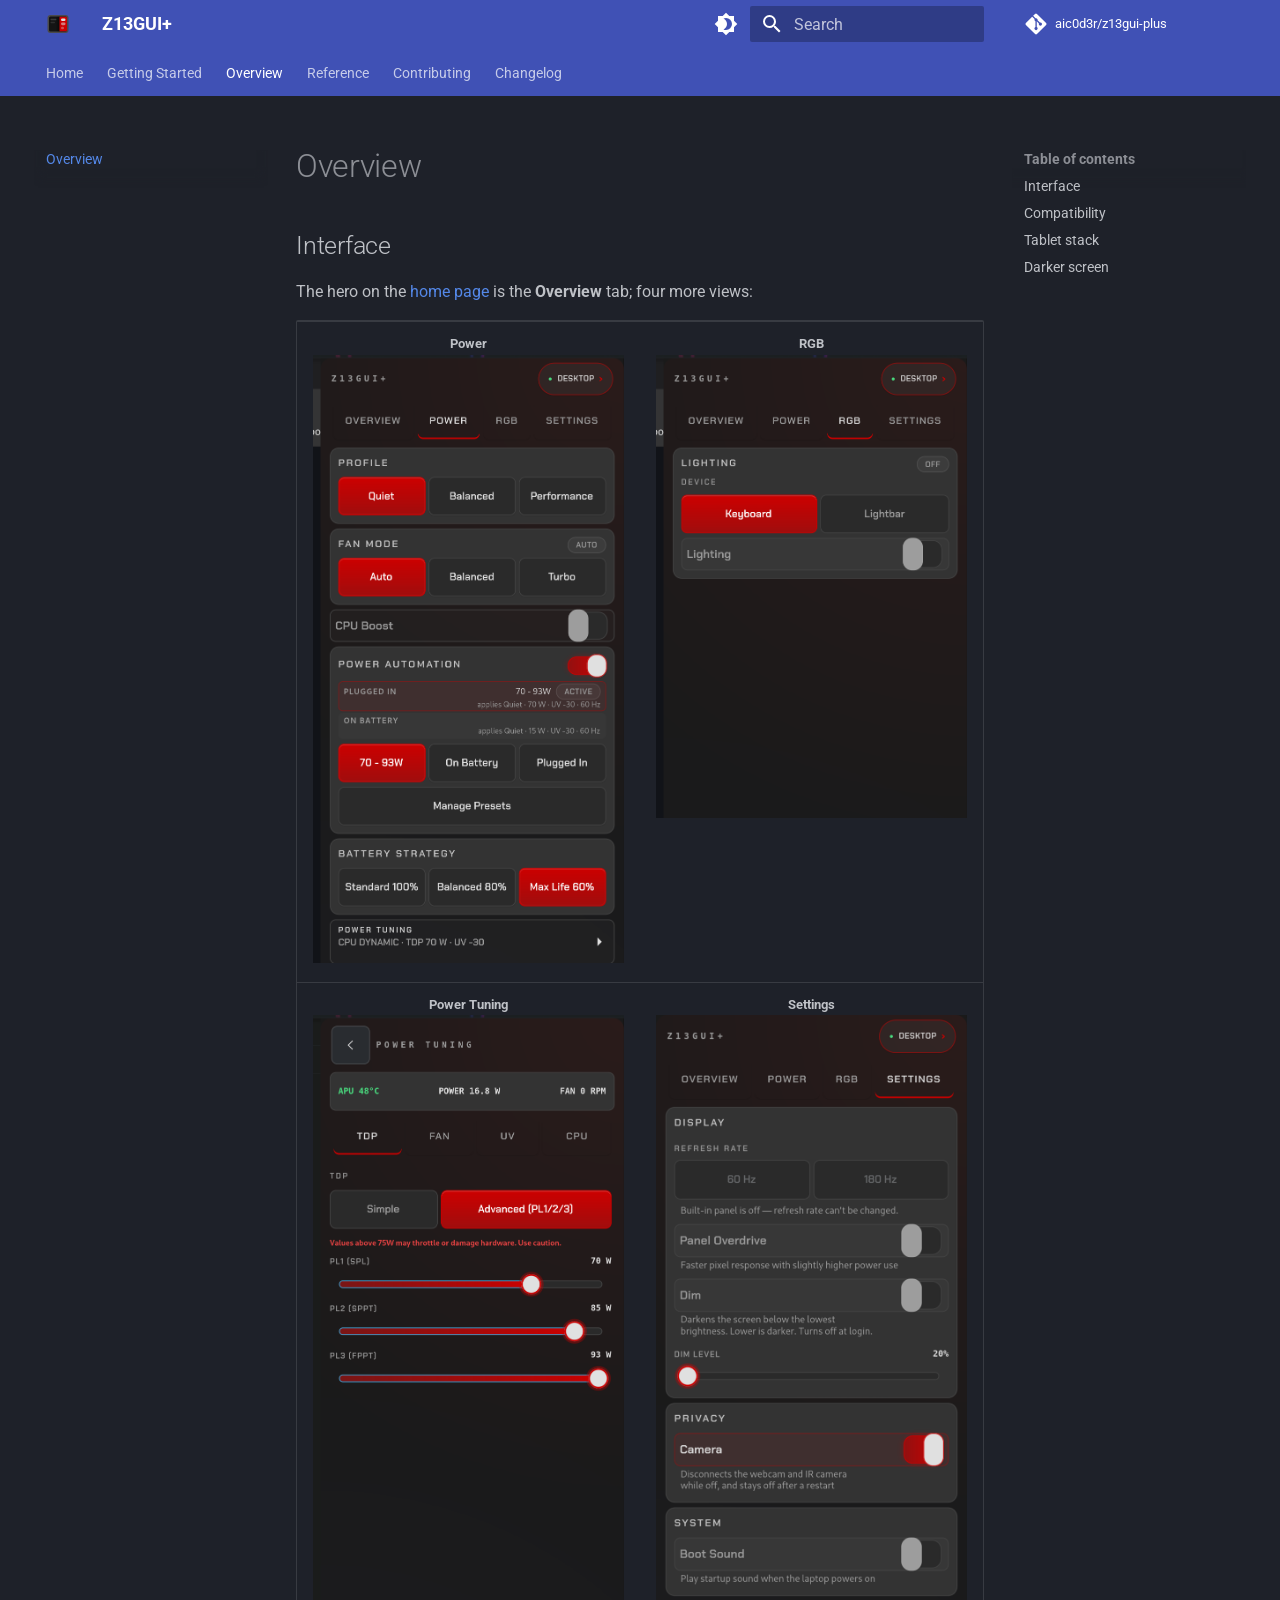
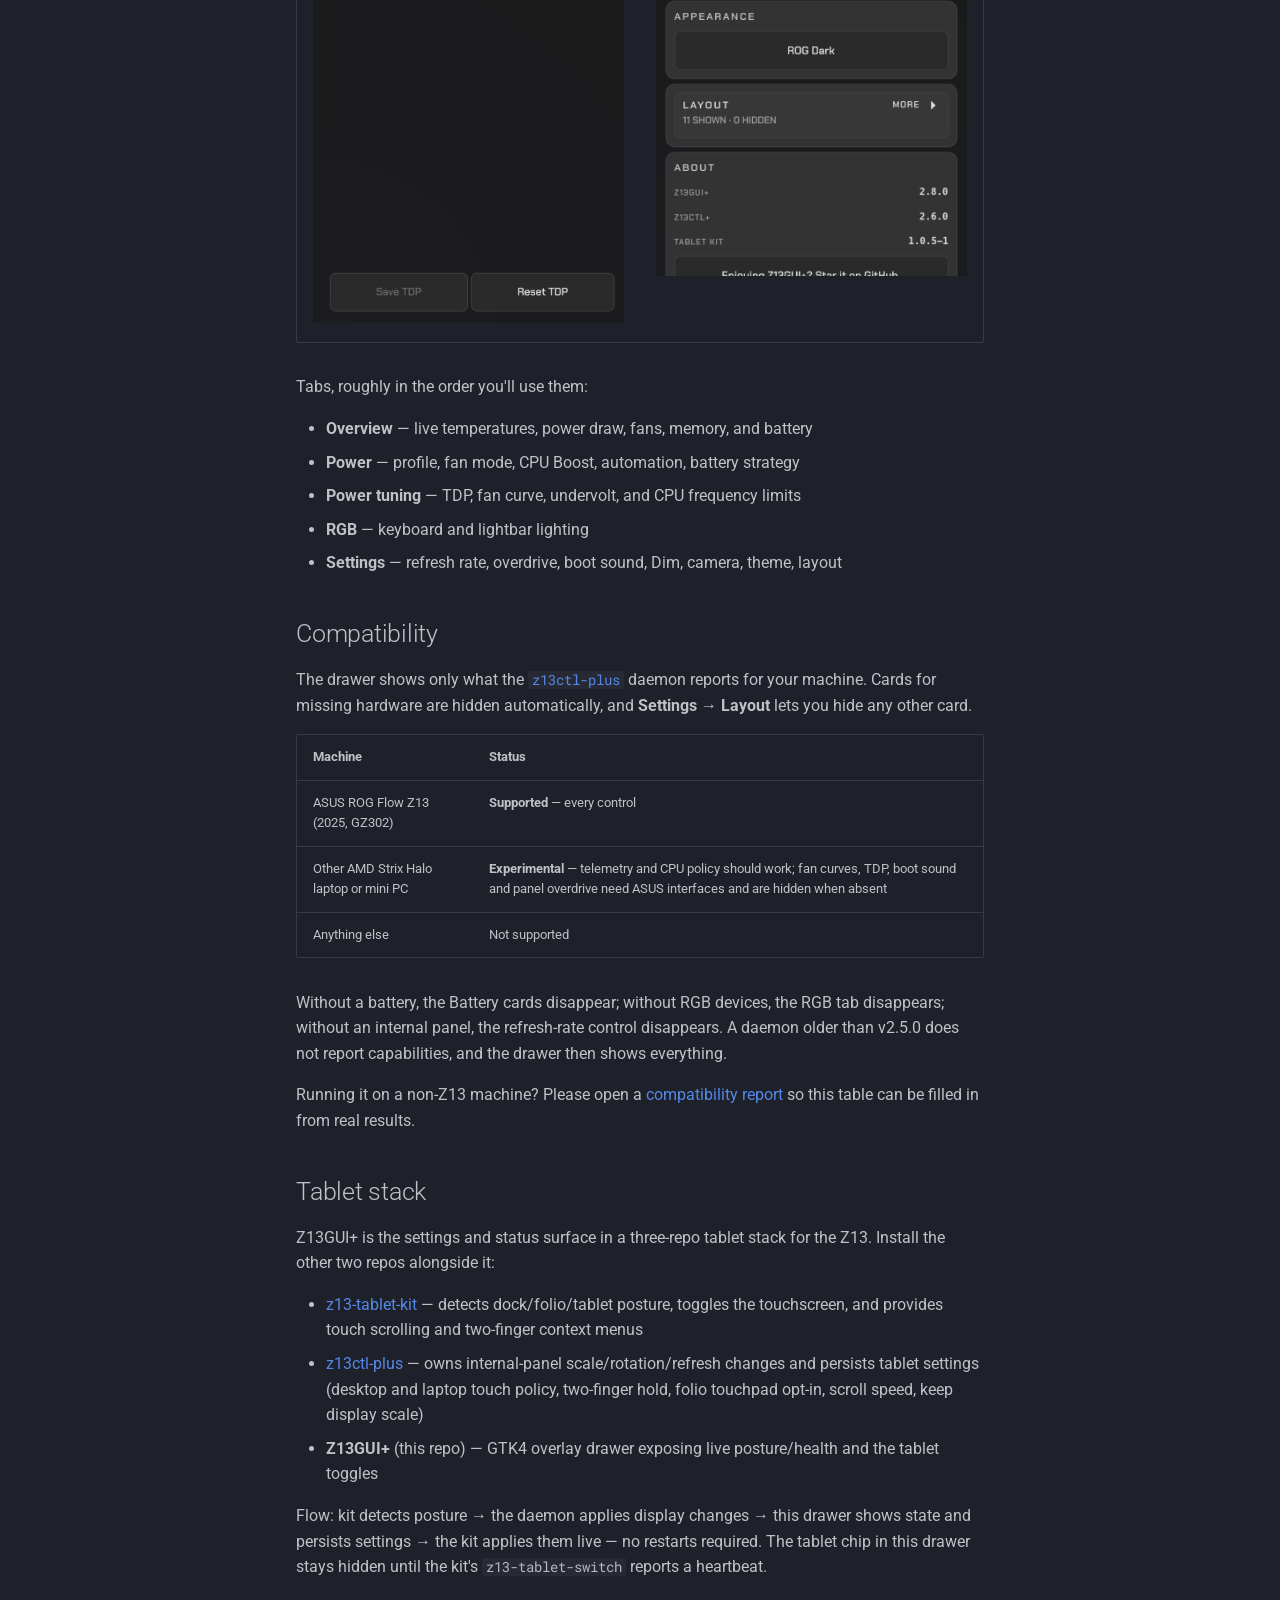
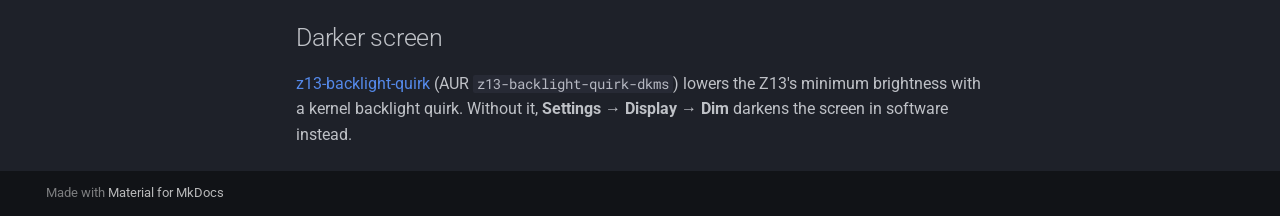
<file: overview/index.html>
<!doctype html>
<html lang="en" class="no-js">
  <head>
    
      <meta charset="utf-8">
      <meta name="viewport" content="width=device-width,initial-scale=1">
      
        <meta name="description" content="GUI control for the 2025 ASUS ROG Flow Z13 on Linux: power profiles, TDP and fan-curve tuning, CPU undervolt, RGB lighting, battery charge limit, refresh rate, and live telemetry in a GTK4 overlay — KDE Plasma, Wayland, and Steam Gaming Mode. Compatible fork of dahui/z13gui.">
      
      
        <meta name="author" content="aic0d3r">
      
      
        <link rel="canonical" href="https://aic0d3r.github.io/z13gui-plus/overview/">
      
      
        <link rel="prev" href="../getting-started/">
      
      
        <link rel="next" href="../configuration/">
      
      
      <link rel="icon" href="../assets/icon.svg">
      <meta name="generator" content="mkdocs-1.6.1, mkdocs-material-9.6.3">
    
    
  
    
      
        <title>Overview - Z13GUI+</title>
      
    
  

    
      <link rel="stylesheet" href="../assets/stylesheets/main.d7758b05.min.css">
      
        
        <link rel="stylesheet" href="../assets/stylesheets/palette.06af60db.min.css">
      
      


    
    
      
    
    
      
        
        
        <link rel="preconnect" href="https://fonts.gstatic.com" crossorigin>
        <link rel="stylesheet" href="https://fonts.googleapis.com/css?family=Roboto:300,300i,400,400i,700,700i%7CRoboto+Mono:400,400i,700,700i&display=fallback">
        <style>:root{--md-text-font:"Roboto";--md-code-font:"Roboto Mono"}</style>
      
    
    
    <script>__md_scope=new URL("..",location),__md_hash=e=>[...e].reduce(((e,_)=>(e<<5)-e+_.charCodeAt(0)),0),__md_get=(e,_=localStorage,t=__md_scope)=>JSON.parse(_.getItem(t.pathname+"."+e)),__md_set=(e,_,t=localStorage,a=__md_scope)=>{try{t.setItem(a.pathname+"."+e,JSON.stringify(_))}catch(e){}}</script>
    
      

    
    
    
  
  <meta property="og:type" content="website">
  <meta property="og:site_name" content="Z13GUI+">
  <meta property="og:title" content="Overview">
  <meta property="og:description" content="GUI control for the 2025 ASUS ROG Flow Z13 on Linux: power profiles, TDP and fan-curve tuning, CPU undervolt, RGB lighting, battery charge limit, refresh rate, and live telemetry in a GTK4 overlay — KDE Plasma, Wayland, and Steam Gaming Mode. Compatible fork of dahui/z13gui.">
  <meta property="og:url" content="https://aic0d3r.github.io/z13gui-plus/overview/">
  <meta property="og:image" content="https://aic0d3r.github.io/z13gui-plus/assets/og.png">
  <meta property="og:image:alt" content="Z13GUI+ logo: the control drawer slid in from the right edge of the Z13 display">
  <meta name="twitter:card" content="summary_large_image">
  <meta name="twitter:title" content="Overview">
  <meta name="twitter:description" content="GUI control for the 2025 ASUS ROG Flow Z13 on Linux: power profiles, TDP and fan-curve tuning, CPU undervolt, RGB lighting, battery charge limit, refresh rate, and live telemetry in a GTK4 overlay — KDE Plasma, Wayland, and Steam Gaming Mode. Compatible fork of dahui/z13gui.">

  </head>
  
  
    
    
      
    
    
    
    
    <body dir="ltr" data-md-color-scheme="slate" data-md-color-primary="indigo" data-md-color-accent="blue">
  
    
    <input class="md-toggle" data-md-toggle="drawer" type="checkbox" id="__drawer" autocomplete="off">
    <input class="md-toggle" data-md-toggle="search" type="checkbox" id="__search" autocomplete="off">
    <label class="md-overlay" for="__drawer"></label>
    <div data-md-component="skip">
      
        
        <a href="#overview" class="md-skip">
          Skip to content
        </a>
      
    </div>
    <div data-md-component="announce">
      
    </div>
    
    
      

<header class="md-header" data-md-component="header">
  <nav class="md-header__inner md-grid" aria-label="Header">
    <a href=".." title="Z13GUI+" class="md-header__button md-logo" aria-label="Z13GUI+" data-md-component="logo">
      
  <img src="../assets/icon.svg" alt="logo">

    </a>
    <label class="md-header__button md-icon" for="__drawer">
      
      <svg xmlns="http://www.w3.org/2000/svg" viewBox="0 0 24 24"><path d="M3 6h18v2H3zm0 5h18v2H3zm0 5h18v2H3z"/></svg>
    </label>
    <div class="md-header__title" data-md-component="header-title">
      <div class="md-header__ellipsis">
        <div class="md-header__topic">
          <span class="md-ellipsis">
            Z13GUI+
          </span>
        </div>
        <div class="md-header__topic" data-md-component="header-topic">
          <span class="md-ellipsis">
            
              Overview
            
          </span>
        </div>
      </div>
    </div>
    
      
        <form class="md-header__option" data-md-component="palette">
  
    
    
    
    <input class="md-option" data-md-color-media="" data-md-color-scheme="slate" data-md-color-primary="indigo" data-md-color-accent="blue"  aria-label="Switch to light mode"  type="radio" name="__palette" id="__palette_0">
    
      <label class="md-header__button md-icon" title="Switch to light mode" for="__palette_1" hidden>
        <svg xmlns="http://www.w3.org/2000/svg" viewBox="0 0 24 24"><path d="M12 18c-.89 0-1.74-.2-2.5-.55C11.56 16.5 13 14.42 13 12s-1.44-4.5-3.5-5.45C10.26 6.2 11.11 6 12 6a6 6 0 0 1 6 6 6 6 0 0 1-6 6m8-9.31V4h-4.69L12 .69 8.69 4H4v4.69L.69 12 4 15.31V20h4.69L12 23.31 15.31 20H20v-4.69L23.31 12z"/></svg>
      </label>
    
  
    
    
    
    <input class="md-option" data-md-color-media="" data-md-color-scheme="default" data-md-color-primary="indigo" data-md-color-accent="blue"  aria-label="Switch to dark mode"  type="radio" name="__palette" id="__palette_1">
    
      <label class="md-header__button md-icon" title="Switch to dark mode" for="__palette_0" hidden>
        <svg xmlns="http://www.w3.org/2000/svg" viewBox="0 0 24 24"><path d="M12 8a4 4 0 0 0-4 4 4 4 0 0 0 4 4 4 4 0 0 0 4-4 4 4 0 0 0-4-4m0 10a6 6 0 0 1-6-6 6 6 0 0 1 6-6 6 6 0 0 1 6 6 6 6 0 0 1-6 6m8-9.31V4h-4.69L12 .69 8.69 4H4v4.69L.69 12 4 15.31V20h4.69L12 23.31 15.31 20H20v-4.69L23.31 12z"/></svg>
      </label>
    
  
</form>
      
    
    
      <script>var palette=__md_get("__palette");if(palette&&palette.color){if("(prefers-color-scheme)"===palette.color.media){var media=matchMedia("(prefers-color-scheme: light)"),input=document.querySelector(media.matches?"[data-md-color-media='(prefers-color-scheme: light)']":"[data-md-color-media='(prefers-color-scheme: dark)']");palette.color.media=input.getAttribute("data-md-color-media"),palette.color.scheme=input.getAttribute("data-md-color-scheme"),palette.color.primary=input.getAttribute("data-md-color-primary"),palette.color.accent=input.getAttribute("data-md-color-accent")}for(var[key,value]of Object.entries(palette.color))document.body.setAttribute("data-md-color-"+key,value)}</script>
    
    
    
      <label class="md-header__button md-icon" for="__search">
        
        <svg xmlns="http://www.w3.org/2000/svg" viewBox="0 0 24 24"><path d="M9.5 3A6.5 6.5 0 0 1 16 9.5c0 1.61-.59 3.09-1.56 4.23l.27.27h.79l5 5-1.5 1.5-5-5v-.79l-.27-.27A6.52 6.52 0 0 1 9.5 16 6.5 6.5 0 0 1 3 9.5 6.5 6.5 0 0 1 9.5 3m0 2C7 5 5 7 5 9.5S7 14 9.5 14 14 12 14 9.5 12 5 9.5 5"/></svg>
      </label>
      <div class="md-search" data-md-component="search" role="dialog">
  <label class="md-search__overlay" for="__search"></label>
  <div class="md-search__inner" role="search">
    <form class="md-search__form" name="search">
      <input type="text" class="md-search__input" name="query" aria-label="Search" placeholder="Search" autocapitalize="off" autocorrect="off" autocomplete="off" spellcheck="false" data-md-component="search-query" required>
      <label class="md-search__icon md-icon" for="__search">
        
        <svg xmlns="http://www.w3.org/2000/svg" viewBox="0 0 24 24"><path d="M9.5 3A6.5 6.5 0 0 1 16 9.5c0 1.61-.59 3.09-1.56 4.23l.27.27h.79l5 5-1.5 1.5-5-5v-.79l-.27-.27A6.52 6.52 0 0 1 9.5 16 6.5 6.5 0 0 1 3 9.5 6.5 6.5 0 0 1 9.5 3m0 2C7 5 5 7 5 9.5S7 14 9.5 14 14 12 14 9.5 12 5 9.5 5"/></svg>
        
        <svg xmlns="http://www.w3.org/2000/svg" viewBox="0 0 24 24"><path d="M20 11v2H8l5.5 5.5-1.42 1.42L4.16 12l7.92-7.92L13.5 5.5 8 11z"/></svg>
      </label>
      <nav class="md-search__options" aria-label="Search">
        
        <button type="reset" class="md-search__icon md-icon" title="Clear" aria-label="Clear" tabindex="-1">
          
          <svg xmlns="http://www.w3.org/2000/svg" viewBox="0 0 24 24"><path d="M19 6.41 17.59 5 12 10.59 6.41 5 5 6.41 10.59 12 5 17.59 6.41 19 12 13.41 17.59 19 19 17.59 13.41 12z"/></svg>
        </button>
      </nav>
      
        <div class="md-search__suggest" data-md-component="search-suggest"></div>
      
    </form>
    <div class="md-search__output">
      <div class="md-search__scrollwrap" tabindex="0" data-md-scrollfix>
        <div class="md-search-result" data-md-component="search-result">
          <div class="md-search-result__meta">
            Initializing search
          </div>
          <ol class="md-search-result__list" role="presentation"></ol>
        </div>
      </div>
    </div>
  </div>
</div>
    
    
      <div class="md-header__source">
        <a href="https://github.com/aic0d3r/z13gui-plus" title="Go to repository" class="md-source" data-md-component="source">
  <div class="md-source__icon md-icon">
    
    <svg xmlns="http://www.w3.org/2000/svg" viewBox="0 0 448 512"><!--! Font Awesome Free 6.7.2 by @fontawesome - https://fontawesome.com License - https://fontawesome.com/license/free (Icons: CC BY 4.0, Fonts: SIL OFL 1.1, Code: MIT License) Copyright 2024 Fonticons, Inc.--><path d="M439.55 236.05 244 40.45a28.87 28.87 0 0 0-40.81 0l-40.66 40.63 51.52 51.52c27.06-9.14 52.68 16.77 43.39 43.68l49.66 49.66c34.23-11.8 61.18 31 35.47 56.69-26.49 26.49-70.21-2.87-56-37.34L240.22 199v121.85c25.3 12.54 22.26 41.85 9.08 55a34.34 34.34 0 0 1-48.55 0c-17.57-17.6-11.07-46.91 11.25-56v-123c-20.8-8.51-24.6-30.74-18.64-45L142.57 101 8.45 235.14a28.86 28.86 0 0 0 0 40.81l195.61 195.6a28.86 28.86 0 0 0 40.8 0l194.69-194.69a28.86 28.86 0 0 0 0-40.81"/></svg>
  </div>
  <div class="md-source__repository">
    aic0d3r/z13gui-plus
  </div>
</a>
      </div>
    
  </nav>
  
</header>
    
    <div class="md-container" data-md-component="container">
      
      
        
          
            
<nav class="md-tabs" aria-label="Tabs" data-md-component="tabs">
  <div class="md-grid">
    <ul class="md-tabs__list">
      
        
  
  
  
    <li class="md-tabs__item">
      <a href=".." class="md-tabs__link">
        
  
    
  
  Home

      </a>
    </li>
  

      
        
  
  
  
    
    
      <li class="md-tabs__item">
        <a href="../installation/" class="md-tabs__link">
          
  
  Getting Started

        </a>
      </li>
    
  

      
        
  
  
    
  
  
    <li class="md-tabs__item md-tabs__item--active">
      <a href="./" class="md-tabs__link">
        
  
    
  
  Overview

      </a>
    </li>
  

      
        
  
  
  
    
    
      <li class="md-tabs__item">
        <a href="../configuration/" class="md-tabs__link">
          
  
  Reference

        </a>
      </li>
    
  

      
        
  
  
  
    <li class="md-tabs__item">
      <a href="../contributing/" class="md-tabs__link">
        
  
    
  
  Contributing

      </a>
    </li>
  

      
        
  
  
  
    <li class="md-tabs__item">
      <a href="../changelog/" class="md-tabs__link">
        
  
    
  
  Changelog

      </a>
    </li>
  

      
    </ul>
  </div>
</nav>
          
        
      
      <main class="md-main" data-md-component="main">
        <div class="md-main__inner md-grid">
          
            
              
              <div class="md-sidebar md-sidebar--primary" data-md-component="sidebar" data-md-type="navigation" >
                <div class="md-sidebar__scrollwrap">
                  <div class="md-sidebar__inner">
                    


  


<nav class="md-nav md-nav--primary md-nav--lifted" aria-label="Navigation" data-md-level="0">
  <label class="md-nav__title" for="__drawer">
    <a href=".." title="Z13GUI+" class="md-nav__button md-logo" aria-label="Z13GUI+" data-md-component="logo">
      
  <img src="../assets/icon.svg" alt="logo">

    </a>
    Z13GUI+
  </label>
  
    <div class="md-nav__source">
      <a href="https://github.com/aic0d3r/z13gui-plus" title="Go to repository" class="md-source" data-md-component="source">
  <div class="md-source__icon md-icon">
    
    <svg xmlns="http://www.w3.org/2000/svg" viewBox="0 0 448 512"><!--! Font Awesome Free 6.7.2 by @fontawesome - https://fontawesome.com License - https://fontawesome.com/license/free (Icons: CC BY 4.0, Fonts: SIL OFL 1.1, Code: MIT License) Copyright 2024 Fonticons, Inc.--><path d="M439.55 236.05 244 40.45a28.87 28.87 0 0 0-40.81 0l-40.66 40.63 51.52 51.52c27.06-9.14 52.68 16.77 43.39 43.68l49.66 49.66c34.23-11.8 61.18 31 35.47 56.69-26.49 26.49-70.21-2.87-56-37.34L240.22 199v121.85c25.3 12.54 22.26 41.85 9.08 55a34.34 34.34 0 0 1-48.55 0c-17.57-17.6-11.07-46.91 11.25-56v-123c-20.8-8.51-24.6-30.74-18.64-45L142.57 101 8.45 235.14a28.86 28.86 0 0 0 0 40.81l195.61 195.6a28.86 28.86 0 0 0 40.8 0l194.69-194.69a28.86 28.86 0 0 0 0-40.81"/></svg>
  </div>
  <div class="md-source__repository">
    aic0d3r/z13gui-plus
  </div>
</a>
    </div>
  
  <ul class="md-nav__list" data-md-scrollfix>
    
      
      
  
  
  
  
    <li class="md-nav__item">
      <a href=".." class="md-nav__link">
        
  
  <span class="md-ellipsis">
    Home
    
  </span>
  

      </a>
    </li>
  

    
      
      
  
  
  
  
    
    
    
      
      
        
      
    
    
    <li class="md-nav__item md-nav__item--nested">
      
        
        
        <input class="md-nav__toggle md-toggle " type="checkbox" id="__nav_2" >
        
          
          <label class="md-nav__link" for="__nav_2" id="__nav_2_label" tabindex="0">
            
  
  <span class="md-ellipsis">
    Getting Started
    
  </span>
  

            <span class="md-nav__icon md-icon"></span>
          </label>
        
        <nav class="md-nav" data-md-level="1" aria-labelledby="__nav_2_label" aria-expanded="false">
          <label class="md-nav__title" for="__nav_2">
            <span class="md-nav__icon md-icon"></span>
            Getting Started
          </label>
          <ul class="md-nav__list" data-md-scrollfix>
            
              
                
  
  
  
  
    <li class="md-nav__item">
      <a href="../installation/" class="md-nav__link">
        
  
  <span class="md-ellipsis">
    Installation
    
  </span>
  

      </a>
    </li>
  

              
            
              
                
  
  
  
  
    <li class="md-nav__item">
      <a href="../getting-started/" class="md-nav__link">
        
  
  <span class="md-ellipsis">
    Quick Start
    
  </span>
  

      </a>
    </li>
  

              
            
          </ul>
        </nav>
      
    </li>
  

    
      
      
  
  
    
  
  
  
    <li class="md-nav__item md-nav__item--active">
      
      <input class="md-nav__toggle md-toggle" type="checkbox" id="__toc">
      
      
        
      
      
        <label class="md-nav__link md-nav__link--active" for="__toc">
          
  
  <span class="md-ellipsis">
    Overview
    
  </span>
  

          <span class="md-nav__icon md-icon"></span>
        </label>
      
      <a href="./" class="md-nav__link md-nav__link--active">
        
  
  <span class="md-ellipsis">
    Overview
    
  </span>
  

      </a>
      
        

<nav class="md-nav md-nav--secondary" aria-label="Table of contents">
  
  
  
    
  
  
    <label class="md-nav__title" for="__toc">
      <span class="md-nav__icon md-icon"></span>
      Table of contents
    </label>
    <ul class="md-nav__list" data-md-component="toc" data-md-scrollfix>
      
        <li class="md-nav__item">
  <a href="#interface" class="md-nav__link">
    <span class="md-ellipsis">
      Interface
    </span>
  </a>
  
</li>
      
        <li class="md-nav__item">
  <a href="#compatibility" class="md-nav__link">
    <span class="md-ellipsis">
      Compatibility
    </span>
  </a>
  
</li>
      
        <li class="md-nav__item">
  <a href="#tablet-stack" class="md-nav__link">
    <span class="md-ellipsis">
      Tablet stack
    </span>
  </a>
  
</li>
      
        <li class="md-nav__item">
  <a href="#darker-screen" class="md-nav__link">
    <span class="md-ellipsis">
      Darker screen
    </span>
  </a>
  
</li>
      
    </ul>
  
</nav>
      
    </li>
  

    
      
      
  
  
  
  
    
    
    
      
      
        
      
    
    
    <li class="md-nav__item md-nav__item--nested">
      
        
        
        <input class="md-nav__toggle md-toggle " type="checkbox" id="__nav_4" >
        
          
          <label class="md-nav__link" for="__nav_4" id="__nav_4_label" tabindex="0">
            
  
  <span class="md-ellipsis">
    Reference
    
  </span>
  

            <span class="md-nav__icon md-icon"></span>
          </label>
        
        <nav class="md-nav" data-md-level="1" aria-labelledby="__nav_4_label" aria-expanded="false">
          <label class="md-nav__title" for="__nav_4">
            <span class="md-nav__icon md-icon"></span>
            Reference
          </label>
          <ul class="md-nav__list" data-md-scrollfix>
            
              
                
  
  
  
  
    <li class="md-nav__item">
      <a href="../configuration/" class="md-nav__link">
        
  
  <span class="md-ellipsis">
    Configuration
    
  </span>
  

      </a>
    </li>
  

              
            
              
                
  
  
  
  
    <li class="md-nav__item">
      <a href="../theming/" class="md-nav__link">
        
  
  <span class="md-ellipsis">
    Theming
    
  </span>
  

      </a>
    </li>
  

              
            
          </ul>
        </nav>
      
    </li>
  

    
      
      
  
  
  
  
    <li class="md-nav__item">
      <a href="../contributing/" class="md-nav__link">
        
  
  <span class="md-ellipsis">
    Contributing
    
  </span>
  

      </a>
    </li>
  

    
      
      
  
  
  
  
    <li class="md-nav__item">
      <a href="../changelog/" class="md-nav__link">
        
  
  <span class="md-ellipsis">
    Changelog
    
  </span>
  

      </a>
    </li>
  

    
  </ul>
</nav>
                  </div>
                </div>
              </div>
            
            
              
              <div class="md-sidebar md-sidebar--secondary" data-md-component="sidebar" data-md-type="toc" >
                <div class="md-sidebar__scrollwrap">
                  <div class="md-sidebar__inner">
                    

<nav class="md-nav md-nav--secondary" aria-label="Table of contents">
  
  
  
    
  
  
    <label class="md-nav__title" for="__toc">
      <span class="md-nav__icon md-icon"></span>
      Table of contents
    </label>
    <ul class="md-nav__list" data-md-component="toc" data-md-scrollfix>
      
        <li class="md-nav__item">
  <a href="#interface" class="md-nav__link">
    <span class="md-ellipsis">
      Interface
    </span>
  </a>
  
</li>
      
        <li class="md-nav__item">
  <a href="#compatibility" class="md-nav__link">
    <span class="md-ellipsis">
      Compatibility
    </span>
  </a>
  
</li>
      
        <li class="md-nav__item">
  <a href="#tablet-stack" class="md-nav__link">
    <span class="md-ellipsis">
      Tablet stack
    </span>
  </a>
  
</li>
      
        <li class="md-nav__item">
  <a href="#darker-screen" class="md-nav__link">
    <span class="md-ellipsis">
      Darker screen
    </span>
  </a>
  
</li>
      
    </ul>
  
</nav>
                  </div>
                </div>
              </div>
            
          
          
            <div class="md-content" data-md-component="content">
              <article class="md-content__inner md-typeset">
                
                  


  
  


<h1 id="overview">Overview</h1>
<h2 id="interface">Interface</h2>
<p>The hero on the <a href="../">home page</a> is the <strong>Overview</strong> tab; four more views:</p>
<table>
  <tr>
    <td align="center"><strong>Power</strong><br><img src="../assets/z13gui-plus-power.avif" width="320" alt="Power tab: profile, fan mode, CPU Boost, automation, battery strategy, and tuning cards"></td>
    <td align="center"><strong>RGB</strong><br><img src="../assets/z13gui-plus-rgb.avif" width="320" alt="RGB tab: per-device lighting toggle for keyboard and lightbar"></td>
  </tr>
  <tr>
    <td align="center"><strong>Power Tuning</strong><br><img src="../assets/z13gui-plus-power-tuning.avif" width="320" alt="Power Tuning view: TDP sliders for PL1, PL2, and PL3 with a high-TDP caution"></td>
    <td align="center"><strong>Settings</strong><br><img src="../assets/z13gui-plus-system.avif" width="320" alt="Settings tab: display, camera, boot sound, theme, and layout cards"></td>
  </tr>
</table>

<p>Tabs, roughly in the order you'll use them:</p>
<ul>
<li><strong>Overview</strong> — live temperatures, power draw, fans, memory, and battery</li>
<li><strong>Power</strong> — profile, fan mode, CPU Boost, automation, battery strategy</li>
<li><strong>Power tuning</strong> — TDP, fan curve, undervolt, and CPU frequency limits</li>
<li><strong>RGB</strong> — keyboard and lightbar lighting</li>
<li><strong>Settings</strong> — refresh rate, overdrive, boot sound, Dim, camera, theme, layout</li>
</ul>
<h2 id="compatibility">Compatibility</h2>
<p>The drawer shows only what the <a href="https://github.com/aic0d3r/z13ctl-plus"><code>z13ctl-plus</code></a>
daemon reports for your machine. Cards for missing hardware are hidden
automatically, and <strong>Settings → Layout</strong> lets you hide any other card.</p>
<table>
<thead>
<tr>
<th>Machine</th>
<th>Status</th>
</tr>
</thead>
<tbody>
<tr>
<td>ASUS ROG Flow Z13 (2025, GZ302)</td>
<td><strong>Supported</strong> — every control</td>
</tr>
<tr>
<td>Other AMD Strix Halo laptop or mini PC</td>
<td><strong>Experimental</strong> — telemetry and CPU policy should work; fan curves, TDP, boot sound and panel overdrive need ASUS interfaces and are hidden when absent</td>
</tr>
<tr>
<td>Anything else</td>
<td>Not supported</td>
</tr>
</tbody>
</table>
<p>Without a battery, the Battery cards disappear; without RGB devices, the RGB tab
disappears; without an internal panel, the refresh-rate control disappears. A
daemon older than v2.5.0 does not report capabilities, and the drawer then shows
everything.</p>
<p>Running it on a non-Z13 machine? Please open a
<a href="https://github.com/aic0d3r/z13gui-plus/issues/new?template=compatibility_report.md">compatibility report</a>
so this table can be filled in from real results.</p>
<h2 id="tablet-stack">Tablet stack</h2>
<p>Z13GUI+ is the settings and status surface in a three-repo tablet stack for the
Z13. Install the other two repos alongside it:</p>
<ul>
<li><a href="https://github.com/aic0d3r/z13-tablet-kit">z13-tablet-kit</a> — detects
  dock/folio/tablet posture, toggles the touchscreen, and provides touch
  scrolling and two-finger context menus</li>
<li><a href="https://github.com/aic0d3r/z13ctl-plus">z13ctl-plus</a> — owns internal-panel
  scale/rotation/refresh changes and persists tablet settings (desktop and laptop touch
  policy, two-finger hold, folio touchpad opt-in, scroll speed, keep display scale)</li>
<li><strong>Z13GUI+</strong> (this repo) — GTK4 overlay drawer exposing live posture/health and
  the tablet toggles</li>
</ul>
<p>Flow: kit detects posture → the daemon applies display changes → this drawer
shows state and persists settings → the kit applies them live — no restarts
required. The tablet chip in this drawer stays hidden until the kit's
<code>z13-tablet-switch</code> reports a heartbeat.</p>
<h2 id="darker-screen">Darker screen</h2>
<p><a href="https://github.com/aic0d3r/z13-backlight-quirk">z13-backlight-quirk</a> (AUR
<code>z13-backlight-quirk-dkms</code>) lowers the Z13's minimum brightness with a kernel
backlight quirk. Without it, <strong>Settings → Display → Dim</strong> darkens the screen in
software instead.</p>












                
              </article>
            </div>
          
          
<script>var target=document.getElementById(location.hash.slice(1));target&&target.name&&(target.checked=target.name.startsWith("__tabbed_"))</script>
        </div>
        
          <button type="button" class="md-top md-icon" data-md-component="top" hidden>
  
  <svg xmlns="http://www.w3.org/2000/svg" viewBox="0 0 24 24"><path d="M13 20h-2V8l-5.5 5.5-1.42-1.42L12 4.16l7.92 7.92-1.42 1.42L13 8z"/></svg>
  Back to top
</button>
        
      </main>
      
        <footer class="md-footer">
  
  <div class="md-footer-meta md-typeset">
    <div class="md-footer-meta__inner md-grid">
      <div class="md-copyright">
  
  
    Made with
    <a href="https://squidfunk.github.io/mkdocs-material/" target="_blank" rel="noopener">
      Material for MkDocs
    </a>
  
</div>
      
    </div>
  </div>
</footer>
      
    </div>
    <div class="md-dialog" data-md-component="dialog">
      <div class="md-dialog__inner md-typeset"></div>
    </div>
    
    
    <script id="__config" type="application/json">{"base": "..", "features": ["navigation.tabs", "navigation.sections", "navigation.top", "search.suggest", "search.highlight", "content.code.copy"], "search": "../assets/javascripts/workers/search.f8cc74c7.min.js", "translations": {"clipboard.copied": "Copied to clipboard", "clipboard.copy": "Copy to clipboard", "search.result.more.one": "1 more on this page", "search.result.more.other": "# more on this page", "search.result.none": "No matching documents", "search.result.one": "1 matching document", "search.result.other": "# matching documents", "search.result.placeholder": "Type to start searching", "search.result.term.missing": "Missing", "select.version": "Select version"}}</script>
    
    
      <script src="../assets/javascripts/bundle.f1b6f286.min.js"></script>
      
    
  </body>
</html>
</file>
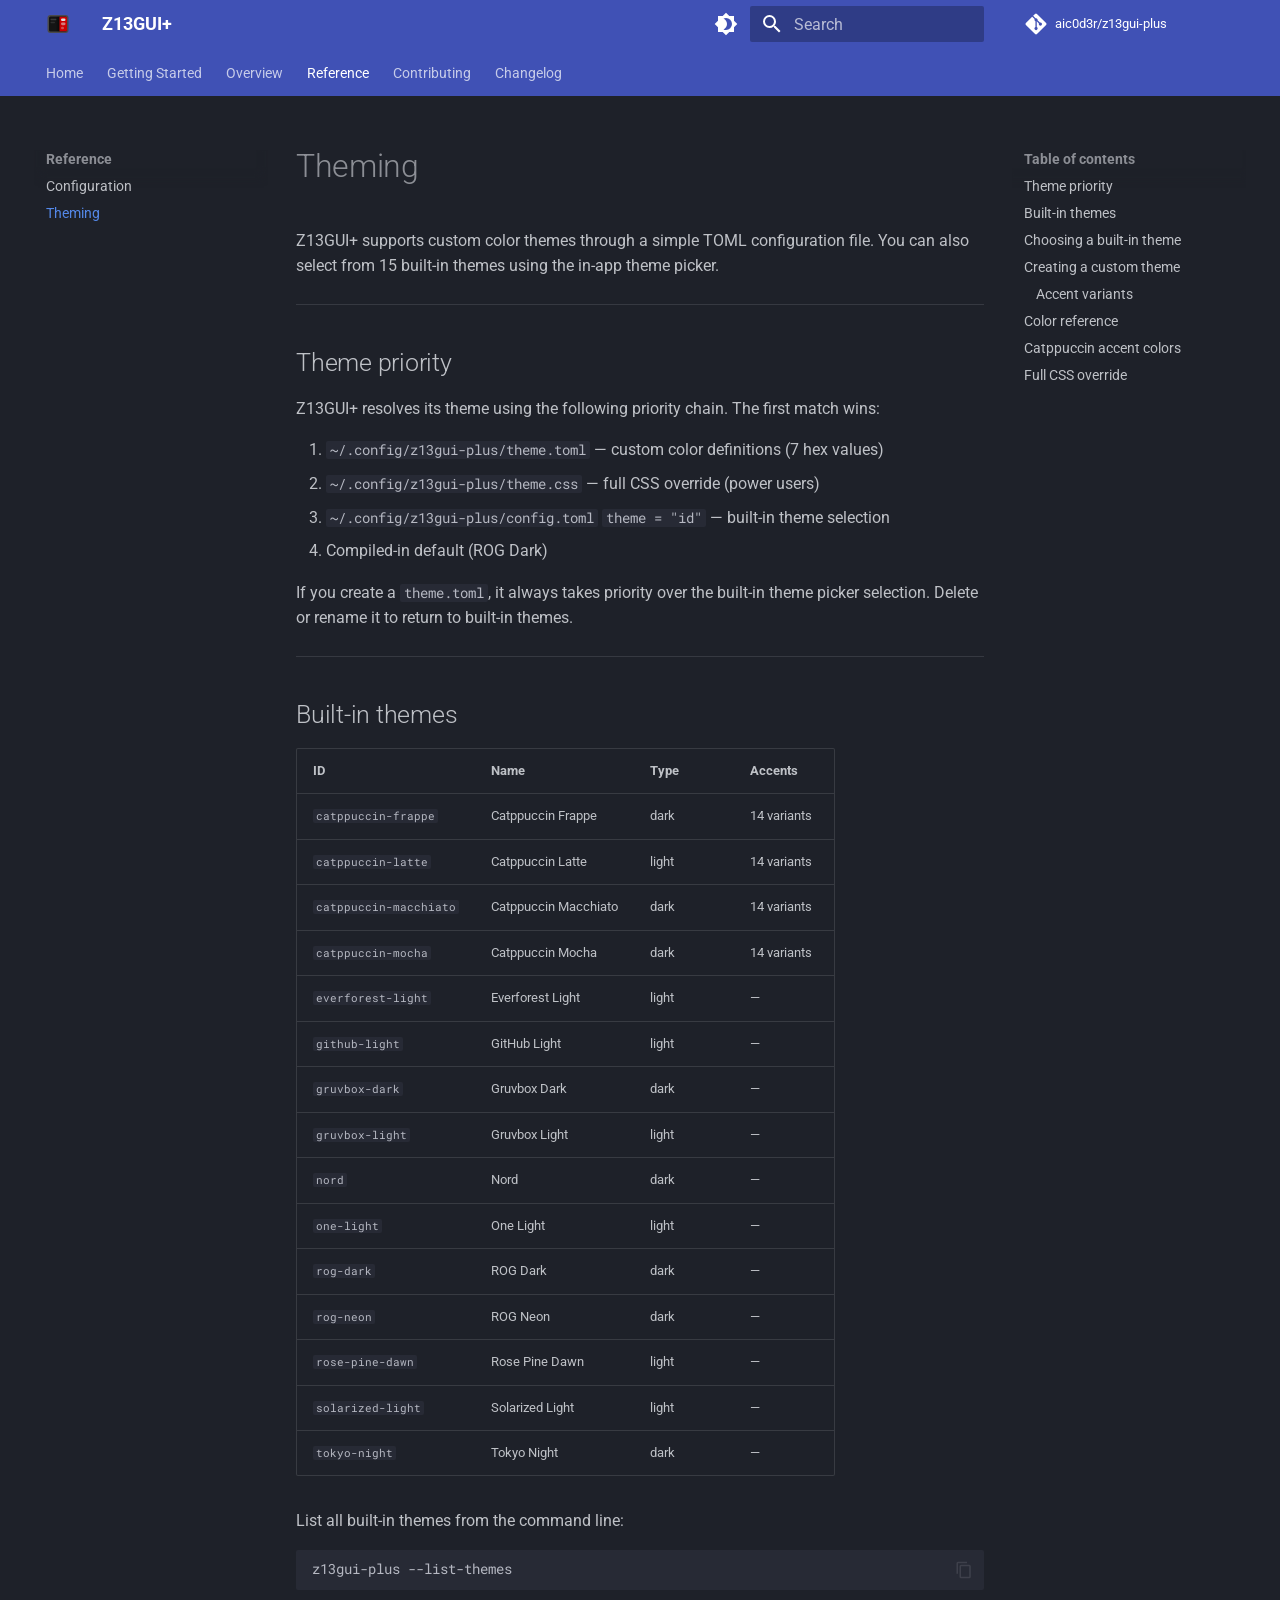
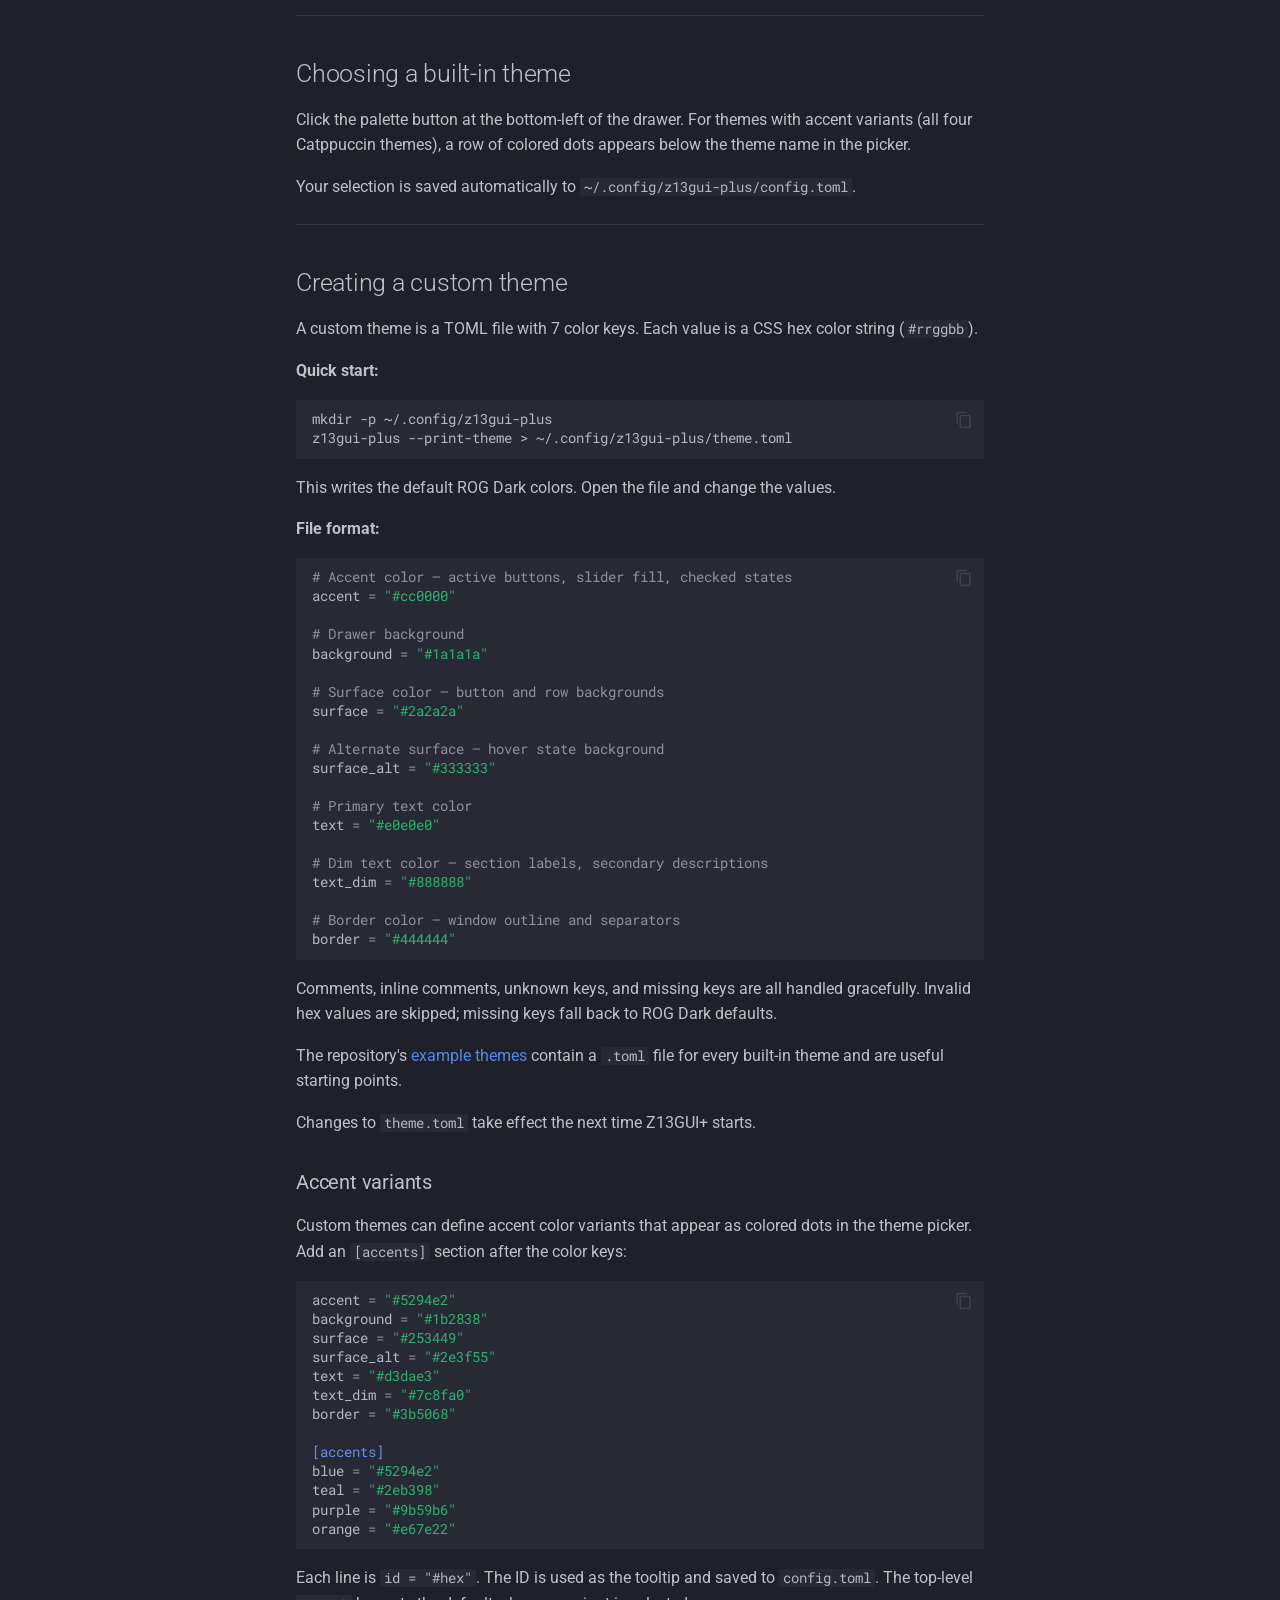
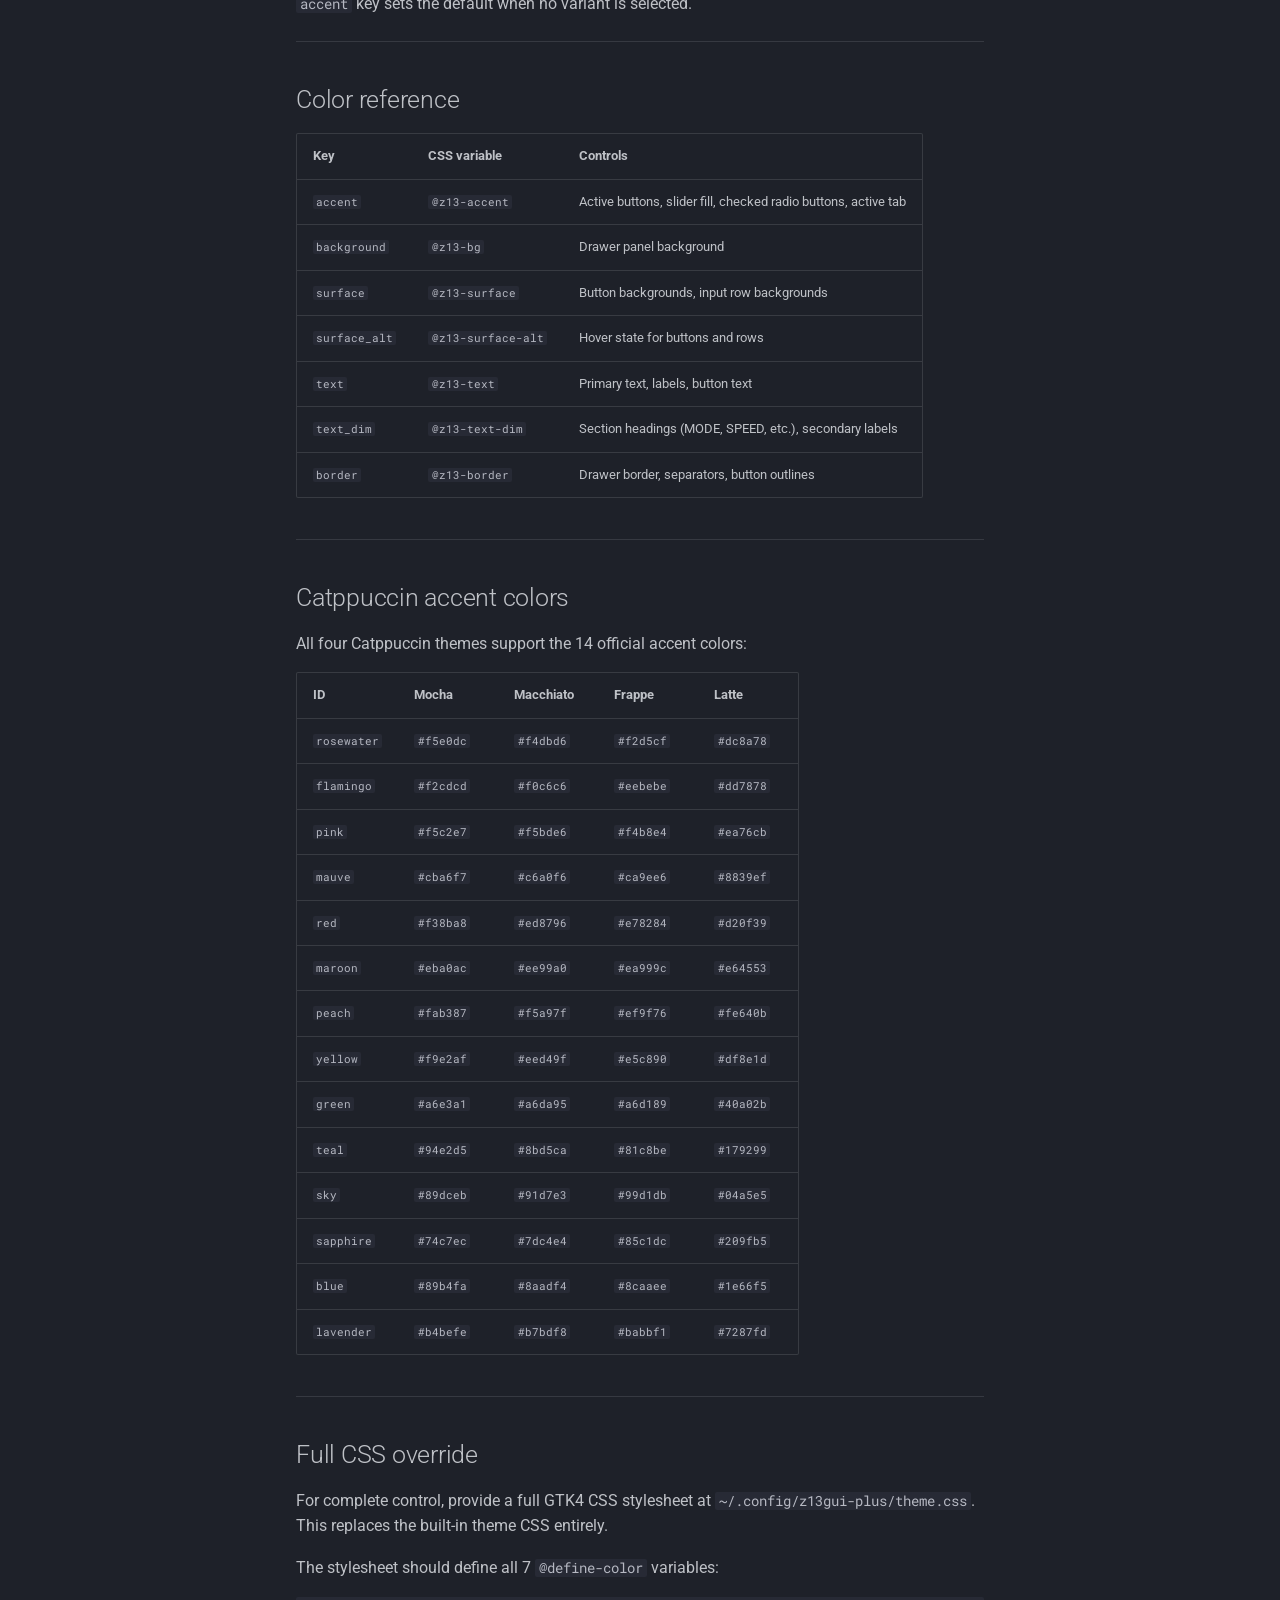
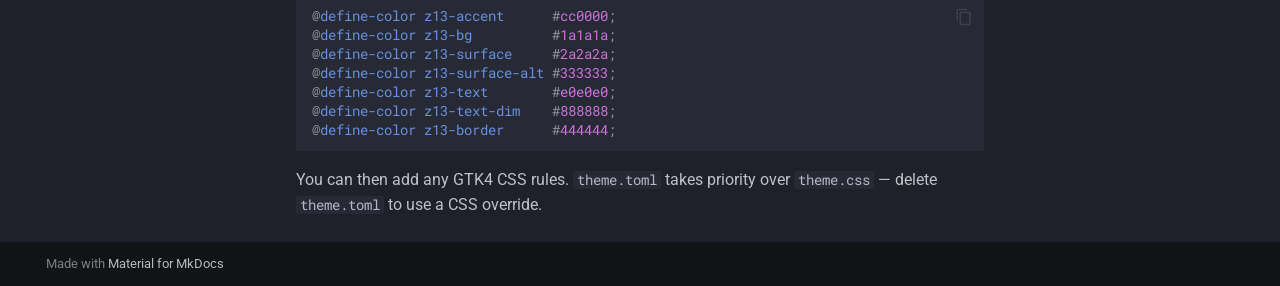
<file: theming/index.html>
<!doctype html>
<html lang="en" class="no-js">
  <head>
    
      <meta charset="utf-8">
      <meta name="viewport" content="width=device-width,initial-scale=1">
      
        <meta name="description" content="GUI control for the 2025 ASUS ROG Flow Z13 on Linux: power profiles, TDP and fan-curve tuning, CPU undervolt, RGB lighting, battery charge limit, refresh rate, and live telemetry in a GTK4 overlay — KDE Plasma, Wayland, and Steam Gaming Mode. Compatible fork of dahui/z13gui.">
      
      
        <meta name="author" content="aic0d3r">
      
      
        <link rel="canonical" href="https://aic0d3r.github.io/z13gui-plus/theming/">
      
      
        <link rel="prev" href="../configuration/">
      
      
        <link rel="next" href="../contributing/">
      
      
      <link rel="icon" href="../assets/icon.svg">
      <meta name="generator" content="mkdocs-1.6.1, mkdocs-material-9.6.3">
    
    
  
    
      
        <title>Theming - Z13GUI+</title>
      
    
  

    
      <link rel="stylesheet" href="../assets/stylesheets/main.d7758b05.min.css">
      
        
        <link rel="stylesheet" href="../assets/stylesheets/palette.06af60db.min.css">
      
      


    
    
      
    
    
      
        
        
        <link rel="preconnect" href="https://fonts.gstatic.com" crossorigin>
        <link rel="stylesheet" href="https://fonts.googleapis.com/css?family=Roboto:300,300i,400,400i,700,700i%7CRoboto+Mono:400,400i,700,700i&display=fallback">
        <style>:root{--md-text-font:"Roboto";--md-code-font:"Roboto Mono"}</style>
      
    
    
    <script>__md_scope=new URL("..",location),__md_hash=e=>[...e].reduce(((e,_)=>(e<<5)-e+_.charCodeAt(0)),0),__md_get=(e,_=localStorage,t=__md_scope)=>JSON.parse(_.getItem(t.pathname+"."+e)),__md_set=(e,_,t=localStorage,a=__md_scope)=>{try{t.setItem(a.pathname+"."+e,JSON.stringify(_))}catch(e){}}</script>
    
      

    
    
    
  
  <meta property="og:type" content="website">
  <meta property="og:site_name" content="Z13GUI+">
  <meta property="og:title" content="Theming">
  <meta property="og:description" content="GUI control for the 2025 ASUS ROG Flow Z13 on Linux: power profiles, TDP and fan-curve tuning, CPU undervolt, RGB lighting, battery charge limit, refresh rate, and live telemetry in a GTK4 overlay — KDE Plasma, Wayland, and Steam Gaming Mode. Compatible fork of dahui/z13gui.">
  <meta property="og:url" content="https://aic0d3r.github.io/z13gui-plus/theming/">
  <meta property="og:image" content="https://aic0d3r.github.io/z13gui-plus/assets/og.png">
  <meta property="og:image:alt" content="Z13GUI+ logo: the control drawer slid in from the right edge of the Z13 display">
  <meta name="twitter:card" content="summary_large_image">
  <meta name="twitter:title" content="Theming">
  <meta name="twitter:description" content="GUI control for the 2025 ASUS ROG Flow Z13 on Linux: power profiles, TDP and fan-curve tuning, CPU undervolt, RGB lighting, battery charge limit, refresh rate, and live telemetry in a GTK4 overlay — KDE Plasma, Wayland, and Steam Gaming Mode. Compatible fork of dahui/z13gui.">

  </head>
  
  
    
    
      
    
    
    
    
    <body dir="ltr" data-md-color-scheme="slate" data-md-color-primary="indigo" data-md-color-accent="blue">
  
    
    <input class="md-toggle" data-md-toggle="drawer" type="checkbox" id="__drawer" autocomplete="off">
    <input class="md-toggle" data-md-toggle="search" type="checkbox" id="__search" autocomplete="off">
    <label class="md-overlay" for="__drawer"></label>
    <div data-md-component="skip">
      
        
        <a href="#theming" class="md-skip">
          Skip to content
        </a>
      
    </div>
    <div data-md-component="announce">
      
    </div>
    
    
      

<header class="md-header" data-md-component="header">
  <nav class="md-header__inner md-grid" aria-label="Header">
    <a href=".." title="Z13GUI+" class="md-header__button md-logo" aria-label="Z13GUI+" data-md-component="logo">
      
  <img src="../assets/icon.svg" alt="logo">

    </a>
    <label class="md-header__button md-icon" for="__drawer">
      
      <svg xmlns="http://www.w3.org/2000/svg" viewBox="0 0 24 24"><path d="M3 6h18v2H3zm0 5h18v2H3zm0 5h18v2H3z"/></svg>
    </label>
    <div class="md-header__title" data-md-component="header-title">
      <div class="md-header__ellipsis">
        <div class="md-header__topic">
          <span class="md-ellipsis">
            Z13GUI+
          </span>
        </div>
        <div class="md-header__topic" data-md-component="header-topic">
          <span class="md-ellipsis">
            
              Theming
            
          </span>
        </div>
      </div>
    </div>
    
      
        <form class="md-header__option" data-md-component="palette">
  
    
    
    
    <input class="md-option" data-md-color-media="" data-md-color-scheme="slate" data-md-color-primary="indigo" data-md-color-accent="blue"  aria-label="Switch to light mode"  type="radio" name="__palette" id="__palette_0">
    
      <label class="md-header__button md-icon" title="Switch to light mode" for="__palette_1" hidden>
        <svg xmlns="http://www.w3.org/2000/svg" viewBox="0 0 24 24"><path d="M12 18c-.89 0-1.74-.2-2.5-.55C11.56 16.5 13 14.42 13 12s-1.44-4.5-3.5-5.45C10.26 6.2 11.11 6 12 6a6 6 0 0 1 6 6 6 6 0 0 1-6 6m8-9.31V4h-4.69L12 .69 8.69 4H4v4.69L.69 12 4 15.31V20h4.69L12 23.31 15.31 20H20v-4.69L23.31 12z"/></svg>
      </label>
    
  
    
    
    
    <input class="md-option" data-md-color-media="" data-md-color-scheme="default" data-md-color-primary="indigo" data-md-color-accent="blue"  aria-label="Switch to dark mode"  type="radio" name="__palette" id="__palette_1">
    
      <label class="md-header__button md-icon" title="Switch to dark mode" for="__palette_0" hidden>
        <svg xmlns="http://www.w3.org/2000/svg" viewBox="0 0 24 24"><path d="M12 8a4 4 0 0 0-4 4 4 4 0 0 0 4 4 4 4 0 0 0 4-4 4 4 0 0 0-4-4m0 10a6 6 0 0 1-6-6 6 6 0 0 1 6-6 6 6 0 0 1 6 6 6 6 0 0 1-6 6m8-9.31V4h-4.69L12 .69 8.69 4H4v4.69L.69 12 4 15.31V20h4.69L12 23.31 15.31 20H20v-4.69L23.31 12z"/></svg>
      </label>
    
  
</form>
      
    
    
      <script>var palette=__md_get("__palette");if(palette&&palette.color){if("(prefers-color-scheme)"===palette.color.media){var media=matchMedia("(prefers-color-scheme: light)"),input=document.querySelector(media.matches?"[data-md-color-media='(prefers-color-scheme: light)']":"[data-md-color-media='(prefers-color-scheme: dark)']");palette.color.media=input.getAttribute("data-md-color-media"),palette.color.scheme=input.getAttribute("data-md-color-scheme"),palette.color.primary=input.getAttribute("data-md-color-primary"),palette.color.accent=input.getAttribute("data-md-color-accent")}for(var[key,value]of Object.entries(palette.color))document.body.setAttribute("data-md-color-"+key,value)}</script>
    
    
    
      <label class="md-header__button md-icon" for="__search">
        
        <svg xmlns="http://www.w3.org/2000/svg" viewBox="0 0 24 24"><path d="M9.5 3A6.5 6.5 0 0 1 16 9.5c0 1.61-.59 3.09-1.56 4.23l.27.27h.79l5 5-1.5 1.5-5-5v-.79l-.27-.27A6.52 6.52 0 0 1 9.5 16 6.5 6.5 0 0 1 3 9.5 6.5 6.5 0 0 1 9.5 3m0 2C7 5 5 7 5 9.5S7 14 9.5 14 14 12 14 9.5 12 5 9.5 5"/></svg>
      </label>
      <div class="md-search" data-md-component="search" role="dialog">
  <label class="md-search__overlay" for="__search"></label>
  <div class="md-search__inner" role="search">
    <form class="md-search__form" name="search">
      <input type="text" class="md-search__input" name="query" aria-label="Search" placeholder="Search" autocapitalize="off" autocorrect="off" autocomplete="off" spellcheck="false" data-md-component="search-query" required>
      <label class="md-search__icon md-icon" for="__search">
        
        <svg xmlns="http://www.w3.org/2000/svg" viewBox="0 0 24 24"><path d="M9.5 3A6.5 6.5 0 0 1 16 9.5c0 1.61-.59 3.09-1.56 4.23l.27.27h.79l5 5-1.5 1.5-5-5v-.79l-.27-.27A6.52 6.52 0 0 1 9.5 16 6.5 6.5 0 0 1 3 9.5 6.5 6.5 0 0 1 9.5 3m0 2C7 5 5 7 5 9.5S7 14 9.5 14 14 12 14 9.5 12 5 9.5 5"/></svg>
        
        <svg xmlns="http://www.w3.org/2000/svg" viewBox="0 0 24 24"><path d="M20 11v2H8l5.5 5.5-1.42 1.42L4.16 12l7.92-7.92L13.5 5.5 8 11z"/></svg>
      </label>
      <nav class="md-search__options" aria-label="Search">
        
        <button type="reset" class="md-search__icon md-icon" title="Clear" aria-label="Clear" tabindex="-1">
          
          <svg xmlns="http://www.w3.org/2000/svg" viewBox="0 0 24 24"><path d="M19 6.41 17.59 5 12 10.59 6.41 5 5 6.41 10.59 12 5 17.59 6.41 19 12 13.41 17.59 19 19 17.59 13.41 12z"/></svg>
        </button>
      </nav>
      
        <div class="md-search__suggest" data-md-component="search-suggest"></div>
      
    </form>
    <div class="md-search__output">
      <div class="md-search__scrollwrap" tabindex="0" data-md-scrollfix>
        <div class="md-search-result" data-md-component="search-result">
          <div class="md-search-result__meta">
            Initializing search
          </div>
          <ol class="md-search-result__list" role="presentation"></ol>
        </div>
      </div>
    </div>
  </div>
</div>
    
    
      <div class="md-header__source">
        <a href="https://github.com/aic0d3r/z13gui-plus" title="Go to repository" class="md-source" data-md-component="source">
  <div class="md-source__icon md-icon">
    
    <svg xmlns="http://www.w3.org/2000/svg" viewBox="0 0 448 512"><!--! Font Awesome Free 6.7.2 by @fontawesome - https://fontawesome.com License - https://fontawesome.com/license/free (Icons: CC BY 4.0, Fonts: SIL OFL 1.1, Code: MIT License) Copyright 2024 Fonticons, Inc.--><path d="M439.55 236.05 244 40.45a28.87 28.87 0 0 0-40.81 0l-40.66 40.63 51.52 51.52c27.06-9.14 52.68 16.77 43.39 43.68l49.66 49.66c34.23-11.8 61.18 31 35.47 56.69-26.49 26.49-70.21-2.87-56-37.34L240.22 199v121.85c25.3 12.54 22.26 41.85 9.08 55a34.34 34.34 0 0 1-48.55 0c-17.57-17.6-11.07-46.91 11.25-56v-123c-20.8-8.51-24.6-30.74-18.64-45L142.57 101 8.45 235.14a28.86 28.86 0 0 0 0 40.81l195.61 195.6a28.86 28.86 0 0 0 40.8 0l194.69-194.69a28.86 28.86 0 0 0 0-40.81"/></svg>
  </div>
  <div class="md-source__repository">
    aic0d3r/z13gui-plus
  </div>
</a>
      </div>
    
  </nav>
  
</header>
    
    <div class="md-container" data-md-component="container">
      
      
        
          
            
<nav class="md-tabs" aria-label="Tabs" data-md-component="tabs">
  <div class="md-grid">
    <ul class="md-tabs__list">
      
        
  
  
  
    <li class="md-tabs__item">
      <a href=".." class="md-tabs__link">
        
  
    
  
  Home

      </a>
    </li>
  

      
        
  
  
  
    
    
      <li class="md-tabs__item">
        <a href="../installation/" class="md-tabs__link">
          
  
  Getting Started

        </a>
      </li>
    
  

      
        
  
  
  
    <li class="md-tabs__item">
      <a href="../overview/" class="md-tabs__link">
        
  
    
  
  Overview

      </a>
    </li>
  

      
        
  
  
    
  
  
    
    
      <li class="md-tabs__item md-tabs__item--active">
        <a href="../configuration/" class="md-tabs__link">
          
  
  Reference

        </a>
      </li>
    
  

      
        
  
  
  
    <li class="md-tabs__item">
      <a href="../contributing/" class="md-tabs__link">
        
  
    
  
  Contributing

      </a>
    </li>
  

      
        
  
  
  
    <li class="md-tabs__item">
      <a href="../changelog/" class="md-tabs__link">
        
  
    
  
  Changelog

      </a>
    </li>
  

      
    </ul>
  </div>
</nav>
          
        
      
      <main class="md-main" data-md-component="main">
        <div class="md-main__inner md-grid">
          
            
              
              <div class="md-sidebar md-sidebar--primary" data-md-component="sidebar" data-md-type="navigation" >
                <div class="md-sidebar__scrollwrap">
                  <div class="md-sidebar__inner">
                    


  


<nav class="md-nav md-nav--primary md-nav--lifted" aria-label="Navigation" data-md-level="0">
  <label class="md-nav__title" for="__drawer">
    <a href=".." title="Z13GUI+" class="md-nav__button md-logo" aria-label="Z13GUI+" data-md-component="logo">
      
  <img src="../assets/icon.svg" alt="logo">

    </a>
    Z13GUI+
  </label>
  
    <div class="md-nav__source">
      <a href="https://github.com/aic0d3r/z13gui-plus" title="Go to repository" class="md-source" data-md-component="source">
  <div class="md-source__icon md-icon">
    
    <svg xmlns="http://www.w3.org/2000/svg" viewBox="0 0 448 512"><!--! Font Awesome Free 6.7.2 by @fontawesome - https://fontawesome.com License - https://fontawesome.com/license/free (Icons: CC BY 4.0, Fonts: SIL OFL 1.1, Code: MIT License) Copyright 2024 Fonticons, Inc.--><path d="M439.55 236.05 244 40.45a28.87 28.87 0 0 0-40.81 0l-40.66 40.63 51.52 51.52c27.06-9.14 52.68 16.77 43.39 43.68l49.66 49.66c34.23-11.8 61.18 31 35.47 56.69-26.49 26.49-70.21-2.87-56-37.34L240.22 199v121.85c25.3 12.54 22.26 41.85 9.08 55a34.34 34.34 0 0 1-48.55 0c-17.57-17.6-11.07-46.91 11.25-56v-123c-20.8-8.51-24.6-30.74-18.64-45L142.57 101 8.45 235.14a28.86 28.86 0 0 0 0 40.81l195.61 195.6a28.86 28.86 0 0 0 40.8 0l194.69-194.69a28.86 28.86 0 0 0 0-40.81"/></svg>
  </div>
  <div class="md-source__repository">
    aic0d3r/z13gui-plus
  </div>
</a>
    </div>
  
  <ul class="md-nav__list" data-md-scrollfix>
    
      
      
  
  
  
  
    <li class="md-nav__item">
      <a href=".." class="md-nav__link">
        
  
  <span class="md-ellipsis">
    Home
    
  </span>
  

      </a>
    </li>
  

    
      
      
  
  
  
  
    
    
    
      
      
        
      
    
    
    <li class="md-nav__item md-nav__item--nested">
      
        
        
        <input class="md-nav__toggle md-toggle " type="checkbox" id="__nav_2" >
        
          
          <label class="md-nav__link" for="__nav_2" id="__nav_2_label" tabindex="0">
            
  
  <span class="md-ellipsis">
    Getting Started
    
  </span>
  

            <span class="md-nav__icon md-icon"></span>
          </label>
        
        <nav class="md-nav" data-md-level="1" aria-labelledby="__nav_2_label" aria-expanded="false">
          <label class="md-nav__title" for="__nav_2">
            <span class="md-nav__icon md-icon"></span>
            Getting Started
          </label>
          <ul class="md-nav__list" data-md-scrollfix>
            
              
                
  
  
  
  
    <li class="md-nav__item">
      <a href="../installation/" class="md-nav__link">
        
  
  <span class="md-ellipsis">
    Installation
    
  </span>
  

      </a>
    </li>
  

              
            
              
                
  
  
  
  
    <li class="md-nav__item">
      <a href="../getting-started/" class="md-nav__link">
        
  
  <span class="md-ellipsis">
    Quick Start
    
  </span>
  

      </a>
    </li>
  

              
            
          </ul>
        </nav>
      
    </li>
  

    
      
      
  
  
  
  
    <li class="md-nav__item">
      <a href="../overview/" class="md-nav__link">
        
  
  <span class="md-ellipsis">
    Overview
    
  </span>
  

      </a>
    </li>
  

    
      
      
  
  
    
  
  
  
    
    
    
      
        
        
      
      
        
      
    
    
    <li class="md-nav__item md-nav__item--active md-nav__item--section md-nav__item--nested">
      
        
        
        <input class="md-nav__toggle md-toggle " type="checkbox" id="__nav_4" checked>
        
          
          <label class="md-nav__link" for="__nav_4" id="__nav_4_label" tabindex="">
            
  
  <span class="md-ellipsis">
    Reference
    
  </span>
  

            <span class="md-nav__icon md-icon"></span>
          </label>
        
        <nav class="md-nav" data-md-level="1" aria-labelledby="__nav_4_label" aria-expanded="true">
          <label class="md-nav__title" for="__nav_4">
            <span class="md-nav__icon md-icon"></span>
            Reference
          </label>
          <ul class="md-nav__list" data-md-scrollfix>
            
              
                
  
  
  
  
    <li class="md-nav__item">
      <a href="../configuration/" class="md-nav__link">
        
  
  <span class="md-ellipsis">
    Configuration
    
  </span>
  

      </a>
    </li>
  

              
            
              
                
  
  
    
  
  
  
    <li class="md-nav__item md-nav__item--active">
      
      <input class="md-nav__toggle md-toggle" type="checkbox" id="__toc">
      
      
        
      
      
        <label class="md-nav__link md-nav__link--active" for="__toc">
          
  
  <span class="md-ellipsis">
    Theming
    
  </span>
  

          <span class="md-nav__icon md-icon"></span>
        </label>
      
      <a href="./" class="md-nav__link md-nav__link--active">
        
  
  <span class="md-ellipsis">
    Theming
    
  </span>
  

      </a>
      
        

<nav class="md-nav md-nav--secondary" aria-label="Table of contents">
  
  
  
    
  
  
    <label class="md-nav__title" for="__toc">
      <span class="md-nav__icon md-icon"></span>
      Table of contents
    </label>
    <ul class="md-nav__list" data-md-component="toc" data-md-scrollfix>
      
        <li class="md-nav__item">
  <a href="#theme-priority" class="md-nav__link">
    <span class="md-ellipsis">
      Theme priority
    </span>
  </a>
  
</li>
      
        <li class="md-nav__item">
  <a href="#built-in-themes" class="md-nav__link">
    <span class="md-ellipsis">
      Built-in themes
    </span>
  </a>
  
</li>
      
        <li class="md-nav__item">
  <a href="#choosing-a-built-in-theme" class="md-nav__link">
    <span class="md-ellipsis">
      Choosing a built-in theme
    </span>
  </a>
  
</li>
      
        <li class="md-nav__item">
  <a href="#creating-a-custom-theme" class="md-nav__link">
    <span class="md-ellipsis">
      Creating a custom theme
    </span>
  </a>
  
    <nav class="md-nav" aria-label="Creating a custom theme">
      <ul class="md-nav__list">
        
          <li class="md-nav__item">
  <a href="#accent-variants" class="md-nav__link">
    <span class="md-ellipsis">
      Accent variants
    </span>
  </a>
  
</li>
        
      </ul>
    </nav>
  
</li>
      
        <li class="md-nav__item">
  <a href="#color-reference" class="md-nav__link">
    <span class="md-ellipsis">
      Color reference
    </span>
  </a>
  
</li>
      
        <li class="md-nav__item">
  <a href="#catppuccin-accent-colors" class="md-nav__link">
    <span class="md-ellipsis">
      Catppuccin accent colors
    </span>
  </a>
  
</li>
      
        <li class="md-nav__item">
  <a href="#full-css-override" class="md-nav__link">
    <span class="md-ellipsis">
      Full CSS override
    </span>
  </a>
  
</li>
      
    </ul>
  
</nav>
      
    </li>
  

              
            
          </ul>
        </nav>
      
    </li>
  

    
      
      
  
  
  
  
    <li class="md-nav__item">
      <a href="../contributing/" class="md-nav__link">
        
  
  <span class="md-ellipsis">
    Contributing
    
  </span>
  

      </a>
    </li>
  

    
      
      
  
  
  
  
    <li class="md-nav__item">
      <a href="../changelog/" class="md-nav__link">
        
  
  <span class="md-ellipsis">
    Changelog
    
  </span>
  

      </a>
    </li>
  

    
  </ul>
</nav>
                  </div>
                </div>
              </div>
            
            
              
              <div class="md-sidebar md-sidebar--secondary" data-md-component="sidebar" data-md-type="toc" >
                <div class="md-sidebar__scrollwrap">
                  <div class="md-sidebar__inner">
                    

<nav class="md-nav md-nav--secondary" aria-label="Table of contents">
  
  
  
    
  
  
    <label class="md-nav__title" for="__toc">
      <span class="md-nav__icon md-icon"></span>
      Table of contents
    </label>
    <ul class="md-nav__list" data-md-component="toc" data-md-scrollfix>
      
        <li class="md-nav__item">
  <a href="#theme-priority" class="md-nav__link">
    <span class="md-ellipsis">
      Theme priority
    </span>
  </a>
  
</li>
      
        <li class="md-nav__item">
  <a href="#built-in-themes" class="md-nav__link">
    <span class="md-ellipsis">
      Built-in themes
    </span>
  </a>
  
</li>
      
        <li class="md-nav__item">
  <a href="#choosing-a-built-in-theme" class="md-nav__link">
    <span class="md-ellipsis">
      Choosing a built-in theme
    </span>
  </a>
  
</li>
      
        <li class="md-nav__item">
  <a href="#creating-a-custom-theme" class="md-nav__link">
    <span class="md-ellipsis">
      Creating a custom theme
    </span>
  </a>
  
    <nav class="md-nav" aria-label="Creating a custom theme">
      <ul class="md-nav__list">
        
          <li class="md-nav__item">
  <a href="#accent-variants" class="md-nav__link">
    <span class="md-ellipsis">
      Accent variants
    </span>
  </a>
  
</li>
        
      </ul>
    </nav>
  
</li>
      
        <li class="md-nav__item">
  <a href="#color-reference" class="md-nav__link">
    <span class="md-ellipsis">
      Color reference
    </span>
  </a>
  
</li>
      
        <li class="md-nav__item">
  <a href="#catppuccin-accent-colors" class="md-nav__link">
    <span class="md-ellipsis">
      Catppuccin accent colors
    </span>
  </a>
  
</li>
      
        <li class="md-nav__item">
  <a href="#full-css-override" class="md-nav__link">
    <span class="md-ellipsis">
      Full CSS override
    </span>
  </a>
  
</li>
      
    </ul>
  
</nav>
                  </div>
                </div>
              </div>
            
          
          
            <div class="md-content" data-md-component="content">
              <article class="md-content__inner md-typeset">
                
                  


  
  


<h1 id="theming">Theming</h1>
<p>Z13GUI+ supports custom color themes through a simple TOML configuration file.
You can also select from 15 built-in themes using the in-app theme picker.</p>
<hr />
<h2 id="theme-priority">Theme priority</h2>
<p>Z13GUI+ resolves its theme using the following priority chain. The first match wins:</p>
<ol>
<li><code>~/.config/z13gui-plus/theme.toml</code> — custom color definitions (7 hex values)</li>
<li><code>~/.config/z13gui-plus/theme.css</code> — full CSS override (power users)</li>
<li><code>~/.config/z13gui-plus/config.toml</code> <code>theme = "id"</code> — built-in theme selection</li>
<li>Compiled-in default (ROG Dark)</li>
</ol>
<p>If you create a <code>theme.toml</code>, it always takes priority over the built-in theme
picker selection. Delete or rename it to return to built-in themes.</p>
<hr />
<h2 id="built-in-themes">Built-in themes</h2>
<table>
<thead>
<tr>
<th>ID</th>
<th>Name</th>
<th>Type</th>
<th>Accents</th>
</tr>
</thead>
<tbody>
<tr>
<td><code>catppuccin-frappe</code></td>
<td>Catppuccin Frappe</td>
<td>dark</td>
<td>14 variants</td>
</tr>
<tr>
<td><code>catppuccin-latte</code></td>
<td>Catppuccin Latte</td>
<td>light</td>
<td>14 variants</td>
</tr>
<tr>
<td><code>catppuccin-macchiato</code></td>
<td>Catppuccin Macchiato</td>
<td>dark</td>
<td>14 variants</td>
</tr>
<tr>
<td><code>catppuccin-mocha</code></td>
<td>Catppuccin Mocha</td>
<td>dark</td>
<td>14 variants</td>
</tr>
<tr>
<td><code>everforest-light</code></td>
<td>Everforest Light</td>
<td>light</td>
<td>—</td>
</tr>
<tr>
<td><code>github-light</code></td>
<td>GitHub Light</td>
<td>light</td>
<td>—</td>
</tr>
<tr>
<td><code>gruvbox-dark</code></td>
<td>Gruvbox Dark</td>
<td>dark</td>
<td>—</td>
</tr>
<tr>
<td><code>gruvbox-light</code></td>
<td>Gruvbox Light</td>
<td>light</td>
<td>—</td>
</tr>
<tr>
<td><code>nord</code></td>
<td>Nord</td>
<td>dark</td>
<td>—</td>
</tr>
<tr>
<td><code>one-light</code></td>
<td>One Light</td>
<td>light</td>
<td>—</td>
</tr>
<tr>
<td><code>rog-dark</code></td>
<td>ROG Dark</td>
<td>dark</td>
<td>—</td>
</tr>
<tr>
<td><code>rog-neon</code></td>
<td>ROG Neon</td>
<td>dark</td>
<td>—</td>
</tr>
<tr>
<td><code>rose-pine-dawn</code></td>
<td>Rose Pine Dawn</td>
<td>light</td>
<td>—</td>
</tr>
<tr>
<td><code>solarized-light</code></td>
<td>Solarized Light</td>
<td>light</td>
<td>—</td>
</tr>
<tr>
<td><code>tokyo-night</code></td>
<td>Tokyo Night</td>
<td>dark</td>
<td>—</td>
</tr>
</tbody>
</table>
<p>List all built-in themes from the command line:</p>
<div class="highlight"><pre><span></span><code><a id="__codelineno-0-1" name="__codelineno-0-1" href="#__codelineno-0-1"></a>z13gui-plus<span class="w"> </span>--list-themes
</code></pre></div>
<hr />
<h2 id="choosing-a-built-in-theme">Choosing a built-in theme</h2>
<p>Click the palette button at the bottom-left of the drawer. For themes with
accent variants (all four Catppuccin themes), a row of colored dots appears
below the theme name in the picker.</p>
<p>Your selection is saved automatically to
<code>~/.config/z13gui-plus/config.toml</code>.</p>
<hr />
<h2 id="creating-a-custom-theme">Creating a custom theme</h2>
<p>A custom theme is a TOML file with 7 color keys. Each value is a CSS hex
color string (<code>#rrggbb</code>).</p>
<p><strong>Quick start:</strong></p>
<div class="highlight"><pre><span></span><code><a id="__codelineno-1-1" name="__codelineno-1-1" href="#__codelineno-1-1"></a>mkdir<span class="w"> </span>-p<span class="w"> </span>~/.config/z13gui-plus
<a id="__codelineno-1-2" name="__codelineno-1-2" href="#__codelineno-1-2"></a>z13gui-plus<span class="w"> </span>--print-theme<span class="w"> </span>&gt;<span class="w"> </span>~/.config/z13gui-plus/theme.toml
</code></pre></div>
<p>This writes the default ROG Dark colors. Open the file and change the values.</p>
<p><strong>File format:</strong></p>
<div class="highlight"><pre><span></span><code><a id="__codelineno-2-1" name="__codelineno-2-1" href="#__codelineno-2-1"></a><span class="c1"># Accent color — active buttons, slider fill, checked states</span>
<a id="__codelineno-2-2" name="__codelineno-2-2" href="#__codelineno-2-2"></a><span class="n">accent</span><span class="w"> </span><span class="o">=</span><span class="w"> </span><span class="s2">"#cc0000"</span>
<a id="__codelineno-2-3" name="__codelineno-2-3" href="#__codelineno-2-3"></a>
<a id="__codelineno-2-4" name="__codelineno-2-4" href="#__codelineno-2-4"></a><span class="c1"># Drawer background</span>
<a id="__codelineno-2-5" name="__codelineno-2-5" href="#__codelineno-2-5"></a><span class="n">background</span><span class="w"> </span><span class="o">=</span><span class="w"> </span><span class="s2">"#1a1a1a"</span>
<a id="__codelineno-2-6" name="__codelineno-2-6" href="#__codelineno-2-6"></a>
<a id="__codelineno-2-7" name="__codelineno-2-7" href="#__codelineno-2-7"></a><span class="c1"># Surface color — button and row backgrounds</span>
<a id="__codelineno-2-8" name="__codelineno-2-8" href="#__codelineno-2-8"></a><span class="n">surface</span><span class="w"> </span><span class="o">=</span><span class="w"> </span><span class="s2">"#2a2a2a"</span>
<a id="__codelineno-2-9" name="__codelineno-2-9" href="#__codelineno-2-9"></a>
<a id="__codelineno-2-10" name="__codelineno-2-10" href="#__codelineno-2-10"></a><span class="c1"># Alternate surface — hover state background</span>
<a id="__codelineno-2-11" name="__codelineno-2-11" href="#__codelineno-2-11"></a><span class="n">surface_alt</span><span class="w"> </span><span class="o">=</span><span class="w"> </span><span class="s2">"#333333"</span>
<a id="__codelineno-2-12" name="__codelineno-2-12" href="#__codelineno-2-12"></a>
<a id="__codelineno-2-13" name="__codelineno-2-13" href="#__codelineno-2-13"></a><span class="c1"># Primary text color</span>
<a id="__codelineno-2-14" name="__codelineno-2-14" href="#__codelineno-2-14"></a><span class="n">text</span><span class="w"> </span><span class="o">=</span><span class="w"> </span><span class="s2">"#e0e0e0"</span>
<a id="__codelineno-2-15" name="__codelineno-2-15" href="#__codelineno-2-15"></a>
<a id="__codelineno-2-16" name="__codelineno-2-16" href="#__codelineno-2-16"></a><span class="c1"># Dim text color — section labels, secondary descriptions</span>
<a id="__codelineno-2-17" name="__codelineno-2-17" href="#__codelineno-2-17"></a><span class="n">text_dim</span><span class="w"> </span><span class="o">=</span><span class="w"> </span><span class="s2">"#888888"</span>
<a id="__codelineno-2-18" name="__codelineno-2-18" href="#__codelineno-2-18"></a>
<a id="__codelineno-2-19" name="__codelineno-2-19" href="#__codelineno-2-19"></a><span class="c1"># Border color — window outline and separators</span>
<a id="__codelineno-2-20" name="__codelineno-2-20" href="#__codelineno-2-20"></a><span class="n">border</span><span class="w"> </span><span class="o">=</span><span class="w"> </span><span class="s2">"#444444"</span>
</code></pre></div>
<p>Comments, inline comments, unknown keys, and missing keys are all handled
gracefully. Invalid hex values are skipped; missing keys fall back to ROG Dark
defaults.</p>
<p>The repository's <a href="https://github.com/aic0d3r/z13gui-plus/tree/main/examples/themes">example themes</a>
contain a <code>.toml</code> file for every built-in theme and are useful starting points.</p>
<p>Changes to <code>theme.toml</code> take effect the next time Z13GUI+ starts.</p>
<h3 id="accent-variants">Accent variants</h3>
<p>Custom themes can define accent color variants that appear as colored dots in
the theme picker. Add an <code>[accents]</code> section after the color keys:</p>
<div class="highlight"><pre><span></span><code><a id="__codelineno-3-1" name="__codelineno-3-1" href="#__codelineno-3-1"></a><span class="n">accent</span><span class="w"> </span><span class="o">=</span><span class="w"> </span><span class="s2">"#5294e2"</span>
<a id="__codelineno-3-2" name="__codelineno-3-2" href="#__codelineno-3-2"></a><span class="n">background</span><span class="w"> </span><span class="o">=</span><span class="w"> </span><span class="s2">"#1b2838"</span>
<a id="__codelineno-3-3" name="__codelineno-3-3" href="#__codelineno-3-3"></a><span class="n">surface</span><span class="w"> </span><span class="o">=</span><span class="w"> </span><span class="s2">"#253449"</span>
<a id="__codelineno-3-4" name="__codelineno-3-4" href="#__codelineno-3-4"></a><span class="n">surface_alt</span><span class="w"> </span><span class="o">=</span><span class="w"> </span><span class="s2">"#2e3f55"</span>
<a id="__codelineno-3-5" name="__codelineno-3-5" href="#__codelineno-3-5"></a><span class="n">text</span><span class="w"> </span><span class="o">=</span><span class="w"> </span><span class="s2">"#d3dae3"</span>
<a id="__codelineno-3-6" name="__codelineno-3-6" href="#__codelineno-3-6"></a><span class="n">text_dim</span><span class="w"> </span><span class="o">=</span><span class="w"> </span><span class="s2">"#7c8fa0"</span>
<a id="__codelineno-3-7" name="__codelineno-3-7" href="#__codelineno-3-7"></a><span class="n">border</span><span class="w"> </span><span class="o">=</span><span class="w"> </span><span class="s2">"#3b5068"</span>
<a id="__codelineno-3-8" name="__codelineno-3-8" href="#__codelineno-3-8"></a>
<a id="__codelineno-3-9" name="__codelineno-3-9" href="#__codelineno-3-9"></a><span class="k">[accents]</span>
<a id="__codelineno-3-10" name="__codelineno-3-10" href="#__codelineno-3-10"></a><span class="n">blue</span><span class="w"> </span><span class="o">=</span><span class="w"> </span><span class="s2">"#5294e2"</span>
<a id="__codelineno-3-11" name="__codelineno-3-11" href="#__codelineno-3-11"></a><span class="n">teal</span><span class="w"> </span><span class="o">=</span><span class="w"> </span><span class="s2">"#2eb398"</span>
<a id="__codelineno-3-12" name="__codelineno-3-12" href="#__codelineno-3-12"></a><span class="n">purple</span><span class="w"> </span><span class="o">=</span><span class="w"> </span><span class="s2">"#9b59b6"</span>
<a id="__codelineno-3-13" name="__codelineno-3-13" href="#__codelineno-3-13"></a><span class="n">orange</span><span class="w"> </span><span class="o">=</span><span class="w"> </span><span class="s2">"#e67e22"</span>
</code></pre></div>
<p>Each line is <code>id = "#hex"</code>. The ID is used as the tooltip and saved to
<code>config.toml</code>. The top-level <code>accent</code> key sets the default when no variant is
selected.</p>
<hr />
<h2 id="color-reference">Color reference</h2>
<table>
<thead>
<tr>
<th>Key</th>
<th>CSS variable</th>
<th>Controls</th>
</tr>
</thead>
<tbody>
<tr>
<td><code>accent</code></td>
<td><code>@z13-accent</code></td>
<td>Active buttons, slider fill, checked radio buttons, active tab</td>
</tr>
<tr>
<td><code>background</code></td>
<td><code>@z13-bg</code></td>
<td>Drawer panel background</td>
</tr>
<tr>
<td><code>surface</code></td>
<td><code>@z13-surface</code></td>
<td>Button backgrounds, input row backgrounds</td>
</tr>
<tr>
<td><code>surface_alt</code></td>
<td><code>@z13-surface-alt</code></td>
<td>Hover state for buttons and rows</td>
</tr>
<tr>
<td><code>text</code></td>
<td><code>@z13-text</code></td>
<td>Primary text, labels, button text</td>
</tr>
<tr>
<td><code>text_dim</code></td>
<td><code>@z13-text-dim</code></td>
<td>Section headings (MODE, SPEED, etc.), secondary labels</td>
</tr>
<tr>
<td><code>border</code></td>
<td><code>@z13-border</code></td>
<td>Drawer border, separators, button outlines</td>
</tr>
</tbody>
</table>
<hr />
<h2 id="catppuccin-accent-colors">Catppuccin accent colors</h2>
<p>All four Catppuccin themes support the 14 official accent colors:</p>
<table>
<thead>
<tr>
<th>ID</th>
<th>Mocha</th>
<th>Macchiato</th>
<th>Frappe</th>
<th>Latte</th>
</tr>
</thead>
<tbody>
<tr>
<td><code>rosewater</code></td>
<td><code>#f5e0dc</code></td>
<td><code>#f4dbd6</code></td>
<td><code>#f2d5cf</code></td>
<td><code>#dc8a78</code></td>
</tr>
<tr>
<td><code>flamingo</code></td>
<td><code>#f2cdcd</code></td>
<td><code>#f0c6c6</code></td>
<td><code>#eebebe</code></td>
<td><code>#dd7878</code></td>
</tr>
<tr>
<td><code>pink</code></td>
<td><code>#f5c2e7</code></td>
<td><code>#f5bde6</code></td>
<td><code>#f4b8e4</code></td>
<td><code>#ea76cb</code></td>
</tr>
<tr>
<td><code>mauve</code></td>
<td><code>#cba6f7</code></td>
<td><code>#c6a0f6</code></td>
<td><code>#ca9ee6</code></td>
<td><code>#8839ef</code></td>
</tr>
<tr>
<td><code>red</code></td>
<td><code>#f38ba8</code></td>
<td><code>#ed8796</code></td>
<td><code>#e78284</code></td>
<td><code>#d20f39</code></td>
</tr>
<tr>
<td><code>maroon</code></td>
<td><code>#eba0ac</code></td>
<td><code>#ee99a0</code></td>
<td><code>#ea999c</code></td>
<td><code>#e64553</code></td>
</tr>
<tr>
<td><code>peach</code></td>
<td><code>#fab387</code></td>
<td><code>#f5a97f</code></td>
<td><code>#ef9f76</code></td>
<td><code>#fe640b</code></td>
</tr>
<tr>
<td><code>yellow</code></td>
<td><code>#f9e2af</code></td>
<td><code>#eed49f</code></td>
<td><code>#e5c890</code></td>
<td><code>#df8e1d</code></td>
</tr>
<tr>
<td><code>green</code></td>
<td><code>#a6e3a1</code></td>
<td><code>#a6da95</code></td>
<td><code>#a6d189</code></td>
<td><code>#40a02b</code></td>
</tr>
<tr>
<td><code>teal</code></td>
<td><code>#94e2d5</code></td>
<td><code>#8bd5ca</code></td>
<td><code>#81c8be</code></td>
<td><code>#179299</code></td>
</tr>
<tr>
<td><code>sky</code></td>
<td><code>#89dceb</code></td>
<td><code>#91d7e3</code></td>
<td><code>#99d1db</code></td>
<td><code>#04a5e5</code></td>
</tr>
<tr>
<td><code>sapphire</code></td>
<td><code>#74c7ec</code></td>
<td><code>#7dc4e4</code></td>
<td><code>#85c1dc</code></td>
<td><code>#209fb5</code></td>
</tr>
<tr>
<td><code>blue</code></td>
<td><code>#89b4fa</code></td>
<td><code>#8aadf4</code></td>
<td><code>#8caaee</code></td>
<td><code>#1e66f5</code></td>
</tr>
<tr>
<td><code>lavender</code></td>
<td><code>#b4befe</code></td>
<td><code>#b7bdf8</code></td>
<td><code>#babbf1</code></td>
<td><code>#7287fd</code></td>
</tr>
</tbody>
</table>
<hr />
<h2 id="full-css-override">Full CSS override</h2>
<p>For complete control, provide a full GTK4 CSS stylesheet at
<code>~/.config/z13gui-plus/theme.css</code>. This replaces the built-in theme CSS
entirely.</p>
<p>The stylesheet should define all 7 <code>@define-color</code> variables:</p>
<div class="highlight"><pre><span></span><code><a id="__codelineno-4-1" name="__codelineno-4-1" href="#__codelineno-4-1"></a><span class="p">@</span><span class="k">define-color</span><span class="w"> </span><span class="nt">z13-accent</span><span class="w">      </span><span class="p">#</span><span class="nn">cc0000</span><span class="p">;</span>
<a id="__codelineno-4-2" name="__codelineno-4-2" href="#__codelineno-4-2"></a><span class="p">@</span><span class="k">define-color</span><span class="w"> </span><span class="nt">z13-bg</span><span class="w">          </span><span class="p">#</span><span class="nn">1a1a1a</span><span class="p">;</span>
<a id="__codelineno-4-3" name="__codelineno-4-3" href="#__codelineno-4-3"></a><span class="p">@</span><span class="k">define-color</span><span class="w"> </span><span class="nt">z13-surface</span><span class="w">     </span><span class="p">#</span><span class="nn">2a2a2a</span><span class="p">;</span>
<a id="__codelineno-4-4" name="__codelineno-4-4" href="#__codelineno-4-4"></a><span class="p">@</span><span class="k">define-color</span><span class="w"> </span><span class="nt">z13-surface-alt</span><span class="w"> </span><span class="p">#</span><span class="nn">333333</span><span class="p">;</span>
<a id="__codelineno-4-5" name="__codelineno-4-5" href="#__codelineno-4-5"></a><span class="p">@</span><span class="k">define-color</span><span class="w"> </span><span class="nt">z13-text</span><span class="w">        </span><span class="p">#</span><span class="nn">e0e0e0</span><span class="p">;</span>
<a id="__codelineno-4-6" name="__codelineno-4-6" href="#__codelineno-4-6"></a><span class="p">@</span><span class="k">define-color</span><span class="w"> </span><span class="nt">z13-text-dim</span><span class="w">    </span><span class="p">#</span><span class="nn">888888</span><span class="p">;</span>
<a id="__codelineno-4-7" name="__codelineno-4-7" href="#__codelineno-4-7"></a><span class="p">@</span><span class="k">define-color</span><span class="w"> </span><span class="nt">z13-border</span><span class="w">      </span><span class="p">#</span><span class="nn">444444</span><span class="p">;</span>
</code></pre></div>
<p>You can then add any GTK4 CSS rules. <code>theme.toml</code> takes priority over
<code>theme.css</code> — delete <code>theme.toml</code> to use a CSS override.</p>












                
              </article>
            </div>
          
          
<script>var target=document.getElementById(location.hash.slice(1));target&&target.name&&(target.checked=target.name.startsWith("__tabbed_"))</script>
        </div>
        
          <button type="button" class="md-top md-icon" data-md-component="top" hidden>
  
  <svg xmlns="http://www.w3.org/2000/svg" viewBox="0 0 24 24"><path d="M13 20h-2V8l-5.5 5.5-1.42-1.42L12 4.16l7.92 7.92-1.42 1.42L13 8z"/></svg>
  Back to top
</button>
        
      </main>
      
        <footer class="md-footer">
  
  <div class="md-footer-meta md-typeset">
    <div class="md-footer-meta__inner md-grid">
      <div class="md-copyright">
  
  
    Made with
    <a href="https://squidfunk.github.io/mkdocs-material/" target="_blank" rel="noopener">
      Material for MkDocs
    </a>
  
</div>
      
    </div>
  </div>
</footer>
      
    </div>
    <div class="md-dialog" data-md-component="dialog">
      <div class="md-dialog__inner md-typeset"></div>
    </div>
    
    
    <script id="__config" type="application/json">{"base": "..", "features": ["navigation.tabs", "navigation.sections", "navigation.top", "search.suggest", "search.highlight", "content.code.copy"], "search": "../assets/javascripts/workers/search.f8cc74c7.min.js", "translations": {"clipboard.copied": "Copied to clipboard", "clipboard.copy": "Copy to clipboard", "search.result.more.one": "1 more on this page", "search.result.more.other": "# more on this page", "search.result.none": "No matching documents", "search.result.one": "1 matching document", "search.result.other": "# matching documents", "search.result.placeholder": "Type to start searching", "search.result.term.missing": "Missing", "select.version": "Select version"}}</script>
    
    
      <script src="../assets/javascripts/bundle.f1b6f286.min.js"></script>
      
    
  </body>
</html>
</file>
<file: assets/stylesheets/main.d7758b05.min.css>
@charset "UTF-8";html{-webkit-text-size-adjust:none;-moz-text-size-adjust:none;text-size-adjust:none;box-sizing:border-box}*,:after,:before{box-sizing:inherit}@media (prefers-reduced-motion){*,:after,:before{transition:none!important}}body{margin:0}a,button,input,label{-webkit-tap-highlight-color:transparent}a{color:inherit;text-decoration:none}hr{border:0;box-sizing:initial;display:block;height:.05rem;overflow:visible;padding:0}small{font-size:80%}sub,sup{line-height:1em}img{border-style:none}table{border-collapse:initial;border-spacing:0}td,th{font-weight:400;vertical-align:top}button{background:#0000;border:0;font-family:inherit;font-size:inherit;margin:0;padding:0}input{border:0;outline:none}:root{--md-primary-fg-color:#4051b5;--md-primary-fg-color--light:#5d6cc0;--md-primary-fg-color--dark:#303fa1;--md-primary-bg-color:#fff;--md-primary-bg-color--light:#ffffffb3;--md-accent-fg-color:#526cfe;--md-accent-fg-color--transparent:#526cfe1a;--md-accent-bg-color:#fff;--md-accent-bg-color--light:#ffffffb3}[data-md-color-scheme=default]{color-scheme:light}[data-md-color-scheme=default] img[src$="#gh-dark-mode-only"],[data-md-color-scheme=default] img[src$="#only-dark"]{display:none}:root,[data-md-color-scheme=default]{--md-hue:225deg;--md-default-fg-color:#000000de;--md-default-fg-color--light:#0000008a;--md-default-fg-color--lighter:#00000052;--md-default-fg-color--lightest:#00000012;--md-default-bg-color:#fff;--md-default-bg-color--light:#ffffffb3;--md-default-bg-color--lighter:#ffffff4d;--md-default-bg-color--lightest:#ffffff1f;--md-code-fg-color:#36464e;--md-code-bg-color:#f5f5f5;--md-code-hl-color:#4287ff;--md-code-hl-color--light:#4287ff1a;--md-code-hl-number-color:#d52a2a;--md-code-hl-special-color:#db1457;--md-code-hl-function-color:#a846b9;--md-code-hl-constant-color:#6e59d9;--md-code-hl-keyword-color:#3f6ec6;--md-code-hl-string-color:#1c7d4d;--md-code-hl-name-color:var(--md-code-fg-color);--md-code-hl-operator-color:var(--md-default-fg-color--light);--md-code-hl-punctuation-color:var(--md-default-fg-color--light);--md-code-hl-comment-color:var(--md-default-fg-color--light);--md-code-hl-generic-color:var(--md-default-fg-color--light);--md-code-hl-variable-color:var(--md-default-fg-color--light);--md-typeset-color:var(--md-default-fg-color);--md-typeset-a-color:var(--md-primary-fg-color);--md-typeset-del-color:#f5503d26;--md-typeset-ins-color:#0bd57026;--md-typeset-kbd-color:#fafafa;--md-typeset-kbd-accent-color:#fff;--md-typeset-kbd-border-color:#b8b8b8;--md-typeset-mark-color:#ffff0080;--md-typeset-table-color:#0000001f;--md-typeset-table-color--light:rgba(0,0,0,.035);--md-admonition-fg-color:var(--md-default-fg-color);--md-admonition-bg-color:var(--md-default-bg-color);--md-warning-fg-color:#000000de;--md-warning-bg-color:#ff9;--md-footer-fg-color:#fff;--md-footer-fg-color--light:#ffffffb3;--md-footer-fg-color--lighter:#ffffff73;--md-footer-bg-color:#000000de;--md-footer-bg-color--dark:#00000052;--md-shadow-z1:0 0.2rem 0.5rem #0000000d,0 0 0.05rem #0000001a;--md-shadow-z2:0 0.2rem 0.5rem #0000001a,0 0 0.05rem #00000040;--md-shadow-z3:0 0.2rem 0.5rem #0003,0 0 0.05rem #00000059}.md-icon svg{fill:currentcolor;display:block;height:1.2rem;width:1.2rem}body{-webkit-font-smoothing:antialiased;-moz-osx-font-smoothing:grayscale;--md-text-font-family:var(--md-text-font,_),-apple-system,BlinkMacSystemFont,Helvetica,Arial,sans-serif;--md-code-font-family:var(--md-code-font,_),SFMono-Regular,Consolas,Menlo,monospace}aside,body,input{font-feature-settings:"kern","liga";color:var(--md-typeset-color);font-family:var(--md-text-font-family)}code,kbd,pre{font-feature-settings:"kern";font-family:var(--md-code-font-family)}:root{--md-typeset-table-sort-icon:url('data:image/svg+xml;charset=utf-8,<svg xmlns="http://www.w3.org/2000/svg" viewBox="0 0 24 24"><path d="m18 21-4-4h3V7h-3l4-4 4 4h-3v10h3M2 19v-2h10v2M2 13v-2h7v2M2 7V5h4v2z"/></svg>');--md-typeset-table-sort-icon--asc:url('data:image/svg+xml;charset=utf-8,<svg xmlns="http://www.w3.org/2000/svg" viewBox="0 0 24 24"><path d="M19 17h3l-4 4-4-4h3V3h2M2 17h10v2H2M6 5v2H2V5m0 6h7v2H2z"/></svg>');--md-typeset-table-sort-icon--desc:url('data:image/svg+xml;charset=utf-8,<svg xmlns="http://www.w3.org/2000/svg" viewBox="0 0 24 24"><path d="M19 7h3l-4-4-4 4h3v14h2M2 17h10v2H2M6 5v2H2V5m0 6h7v2H2z"/></svg>')}.md-typeset{-webkit-print-color-adjust:exact;color-adjust:exact;font-size:.8rem;line-height:1.6;overflow-wrap:break-word}@media print{.md-typeset{font-size:.68rem}}.md-typeset blockquote,.md-typeset dl,.md-typeset figure,.md-typeset ol,.md-typeset pre,.md-typeset ul{margin-bottom:1em;margin-top:1em}.md-typeset h1{color:var(--md-default-fg-color--light);font-size:2em;line-height:1.3;margin:0 0 1.25em}.md-typeset h1,.md-typeset h2{font-weight:300;letter-spacing:-.01em}.md-typeset h2{font-size:1.5625em;line-height:1.4;margin:1.6em 0 .64em}.md-typeset h3{font-size:1.25em;font-weight:400;letter-spacing:-.01em;line-height:1.5;margin:1.6em 0 .8em}.md-typeset h2+h3{margin-top:.8em}.md-typeset h4{font-weight:700;letter-spacing:-.01em;margin:1em 0}.md-typeset h5,.md-typeset h6{color:var(--md-default-fg-color--light);font-size:.8em;font-weight:700;letter-spacing:-.01em;margin:1.25em 0}.md-typeset h5{text-transform:uppercase}.md-typeset h5 code{text-transform:none}.md-typeset hr{border-bottom:.05rem solid var(--md-default-fg-color--lightest);display:flow-root;margin:1.5em 0}.md-typeset a{color:var(--md-typeset-a-color);word-break:break-word}.md-typeset a,.md-typeset a:before{transition:color 125ms}.md-typeset a:focus,.md-typeset a:hover{color:var(--md-accent-fg-color)}.md-typeset a:focus code,.md-typeset a:hover code{background-color:var(--md-accent-fg-color--transparent)}.md-typeset a code{color:currentcolor;transition:background-color 125ms}.md-typeset a.focus-visible{outline-color:var(--md-accent-fg-color);outline-offset:.2rem}.md-typeset code,.md-typeset kbd,.md-typeset pre{color:var(--md-code-fg-color);direction:ltr;font-variant-ligatures:none}@media print{.md-typeset code,.md-typeset kbd,.md-typeset pre{white-space:pre-wrap}}.md-typeset code{background-color:var(--md-code-bg-color);border-radius:.1rem;-webkit-box-decoration-break:clone;box-decoration-break:clone;font-size:.85em;padding:0 .2941176471em;word-break:break-word}.md-typeset code:not(.focus-visible){-webkit-tap-highlight-color:transparent;outline:none}.md-typeset pre{display:flow-root;line-height:1.4;position:relative}.md-typeset pre>code{-webkit-box-decoration-break:slice;box-decoration-break:slice;box-shadow:none;display:block;margin:0;outline-color:var(--md-accent-fg-color);overflow:auto;padding:.7720588235em 1.1764705882em;scrollbar-color:var(--md-default-fg-color--lighter) #0000;scrollbar-width:thin;touch-action:auto;word-break:normal}.md-typeset pre>code:hover{scrollbar-color:var(--md-accent-fg-color) #0000}.md-typeset pre>code::-webkit-scrollbar{height:.2rem;width:.2rem}.md-typeset pre>code::-webkit-scrollbar-thumb{background-color:var(--md-default-fg-color--lighter)}.md-typeset pre>code::-webkit-scrollbar-thumb:hover{background-color:var(--md-accent-fg-color)}.md-typeset kbd{background-color:var(--md-typeset-kbd-color);border-radius:.1rem;box-shadow:0 .1rem 0 .05rem var(--md-typeset-kbd-border-color),0 .1rem 0 var(--md-typeset-kbd-border-color),0 -.1rem .2rem var(--md-typeset-kbd-accent-color) inset;color:var(--md-default-fg-color);display:inline-block;font-size:.75em;padding:0 .6666666667em;vertical-align:text-top;word-break:break-word}.md-typeset mark{background-color:var(--md-typeset-mark-color);-webkit-box-decoration-break:clone;box-decoration-break:clone;color:inherit;word-break:break-word}.md-typeset abbr{border-bottom:.05rem dotted var(--md-default-fg-color--light);cursor:help;text-decoration:none}.md-typeset small{opacity:.75}[dir=ltr] .md-typeset sub,[dir=ltr] .md-typeset sup{margin-left:.078125em}[dir=rtl] .md-typeset sub,[dir=rtl] .md-typeset sup{margin-right:.078125em}[dir=ltr] .md-typeset blockquote{padding-left:.6rem}[dir=rtl] .md-typeset blockquote{padding-right:.6rem}[dir=ltr] .md-typeset blockquote{border-left:.2rem solid var(--md-default-fg-color--lighter)}[dir=rtl] .md-typeset blockquote{border-right:.2rem solid var(--md-default-fg-color--lighter)}.md-typeset blockquote{color:var(--md-default-fg-color--light);margin-left:0;margin-right:0}.md-typeset ul{list-style-type:disc}.md-typeset ul[type]{list-style-type:revert-layer}[dir=ltr] .md-typeset ol,[dir=ltr] .md-typeset ul{margin-left:.625em}[dir=rtl] .md-typeset ol,[dir=rtl] .md-typeset ul{margin-right:.625em}.md-typeset ol,.md-typeset ul{padding:0}.md-typeset ol:not([hidden]),.md-typeset ul:not([hidden]){display:flow-root}.md-typeset ol ol,.md-typeset ul ol{list-style-type:lower-alpha}.md-typeset ol ol ol,.md-typeset ul ol ol{list-style-type:lower-roman}.md-typeset ol ol ol ol,.md-typeset ul ol ol ol{list-style-type:upper-alpha}.md-typeset ol ol ol ol ol,.md-typeset ul ol ol ol ol{list-style-type:upper-roman}.md-typeset ol[type],.md-typeset ul[type]{list-style-type:revert-layer}[dir=ltr] .md-typeset ol li,[dir=ltr] .md-typeset ul li{margin-left:1.25em}[dir=rtl] .md-typeset ol li,[dir=rtl] .md-typeset ul li{margin-right:1.25em}.md-typeset ol li,.md-typeset ul li{margin-bottom:.5em}.md-typeset ol li blockquote,.md-typeset ol li p,.md-typeset ul li blockquote,.md-typeset ul li p{margin:.5em 0}.md-typeset ol li:last-child,.md-typeset ul li:last-child{margin-bottom:0}[dir=ltr] .md-typeset ol li ol,[dir=ltr] .md-typeset ol li ul,[dir=ltr] .md-typeset ul li ol,[dir=ltr] .md-typeset ul li ul{margin-left:.625em}[dir=rtl] .md-typeset ol li ol,[dir=rtl] .md-typeset ol li ul,[dir=rtl] .md-typeset ul li ol,[dir=rtl] .md-typeset ul li ul{margin-right:.625em}.md-typeset ol li ol,.md-typeset ol li ul,.md-typeset ul li ol,.md-typeset ul li ul{margin-bottom:.5em;margin-top:.5em}[dir=ltr] .md-typeset dd{margin-left:1.875em}[dir=rtl] .md-typeset dd{margin-right:1.875em}.md-typeset dd{margin-bottom:1.5em;margin-top:1em}.md-typeset img,.md-typeset svg,.md-typeset video{height:auto;max-width:100%}.md-typeset img[align=left]{margin:1em 1em 1em 0}.md-typeset img[align=right]{margin:1em 0 1em 1em}.md-typeset img[align]:only-child{margin-top:0}.md-typeset figure{display:flow-root;margin:1em auto;max-width:100%;text-align:center;width:-moz-fit-content;width:fit-content}.md-typeset figure img{display:block;margin:0 auto}.md-typeset figcaption{font-style:italic;margin:1em auto;max-width:24rem}.md-typeset iframe{max-width:100%}.md-typeset table:not([class]){background-color:var(--md-default-bg-color);border:.05rem solid var(--md-typeset-table-color);border-radius:.1rem;display:inline-block;font-size:.64rem;max-width:100%;overflow:auto;touch-action:auto}@media print{.md-typeset table:not([class]){display:table}}.md-typeset table:not([class])+*{margin-top:1.5em}.md-typeset table:not([class]) td>:first-child,.md-typeset table:not([class]) th>:first-child{margin-top:0}.md-typeset table:not([class]) td>:last-child,.md-typeset table:not([class]) th>:last-child{margin-bottom:0}.md-typeset table:not([class]) td:not([align]),.md-typeset table:not([class]) th:not([align]){text-align:left}[dir=rtl] .md-typeset table:not([class]) td:not([align]),[dir=rtl] .md-typeset table:not([class]) th:not([align]){text-align:right}.md-typeset table:not([class]) th{font-weight:700;min-width:5rem;padding:.9375em 1.25em;vertical-align:top}.md-typeset table:not([class]) td{border-top:.05rem solid var(--md-typeset-table-color);padding:.9375em 1.25em;vertical-align:top}.md-typeset table:not([class]) tbody tr{transition:background-color 125ms}.md-typeset table:not([class]) tbody tr:hover{background-color:var(--md-typeset-table-color--light);box-shadow:0 .05rem 0 var(--md-default-bg-color) inset}.md-typeset table:not([class]) a{word-break:normal}.md-typeset table th[role=columnheader]{cursor:pointer}[dir=ltr] .md-typeset table th[role=columnheader]:after{margin-left:.5em}[dir=rtl] .md-typeset table th[role=columnheader]:after{margin-right:.5em}.md-typeset table th[role=columnheader]:after{content:"";display:inline-block;height:1.2em;-webkit-mask-image:var(--md-typeset-table-sort-icon);mask-image:var(--md-typeset-table-sort-icon);-webkit-mask-repeat:no-repeat;mask-repeat:no-repeat;-webkit-mask-size:contain;mask-size:contain;transition:background-color 125ms;vertical-align:text-bottom;width:1.2em}.md-typeset table th[role=columnheader]:hover:after{background-color:var(--md-default-fg-color--lighter)}.md-typeset table th[role=columnheader][aria-sort=ascending]:after{background-color:var(--md-default-fg-color--light);-webkit-mask-image:var(--md-typeset-table-sort-icon--asc);mask-image:var(--md-typeset-table-sort-icon--asc)}.md-typeset table th[role=columnheader][aria-sort=descending]:after{background-color:var(--md-default-fg-color--light);-webkit-mask-image:var(--md-typeset-table-sort-icon--desc);mask-image:var(--md-typeset-table-sort-icon--desc)}.md-typeset__scrollwrap{margin:1em -.8rem;overflow-x:auto;touch-action:auto}.md-typeset__table{display:inline-block;margin-bottom:.5em;padding:0 .8rem}@media print{.md-typeset__table{display:block}}html .md-typeset__table table{display:table;margin:0;overflow:hidden;width:100%}@media screen and (max-width:44.984375em){.md-content__inner>pre{margin:1em -.8rem}.md-content__inner>pre code{border-radius:0}}.md-typeset .md-author{border-radius:100%;display:block;flex-shrink:0;height:1.6rem;overflow:hidden;position:relative;transition:color 125ms,transform 125ms;width:1.6rem}.md-typeset .md-author img{display:block}.md-typeset .md-author--more{background:var(--md-default-fg-color--lightest);color:var(--md-default-fg-color--lighter);font-size:.6rem;font-weight:700;line-height:1.6rem;text-align:center}.md-typeset .md-author--long{height:2.4rem;width:2.4rem}.md-typeset a.md-author{transform:scale(1)}.md-typeset a.md-author img{border-radius:100%;filter:grayscale(100%) opacity(75%);transition:filter 125ms}.md-typeset a.md-author:focus,.md-typeset a.md-author:hover{transform:scale(1.1);z-index:1}.md-typeset a.md-author:focus img,.md-typeset a.md-author:hover img{filter:grayscale(0)}.md-banner{background-color:var(--md-footer-bg-color);color:var(--md-footer-fg-color);overflow:auto}@media print{.md-banner{display:none}}.md-banner--warning{background-color:var(--md-warning-bg-color);color:var(--md-warning-fg-color)}.md-banner__inner{font-size:.7rem;margin:.6rem auto;padding:0 .8rem}[dir=ltr] .md-banner__button{float:right}[dir=rtl] .md-banner__button{float:left}.md-banner__button{color:inherit;cursor:pointer;transition:opacity .25s}.no-js .md-banner__button{display:none}.md-banner__button:hover{opacity:.7}html{font-size:125%;height:100%;overflow-x:hidden}@media screen and (min-width:100em){html{font-size:137.5%}}@media screen and (min-width:125em){html{font-size:150%}}body{background-color:var(--md-default-bg-color);display:flex;flex-direction:column;font-size:.5rem;min-height:100%;position:relative;width:100%}@media print{body{display:block}}@media screen and (max-width:59.984375em){body[data-md-scrolllock]{position:fixed}}.md-grid{margin-left:auto;margin-right:auto;max-width:61rem}.md-container{display:flex;flex-direction:column;flex-grow:1}@media print{.md-container{display:block}}.md-main{flex-grow:1}.md-main__inner{display:flex;height:100%;margin-top:1.5rem}.md-ellipsis{overflow:hidden;text-overflow:ellipsis}.md-toggle{display:none}.md-option{height:0;opacity:0;position:absolute;width:0}.md-option:checked+label:not([hidden]){display:block}.md-option.focus-visible+label{outline-color:var(--md-accent-fg-color);outline-style:auto}.md-skip{background-color:var(--md-default-fg-color);border-radius:.1rem;color:var(--md-default-bg-color);font-size:.64rem;margin:.5rem;opacity:0;outline-color:var(--md-accent-fg-color);padding:.3rem .5rem;position:fixed;transform:translateY(.4rem);z-index:-1}.md-skip:focus{opacity:1;transform:translateY(0);transition:transform .25s cubic-bezier(.4,0,.2,1),opacity 175ms 75ms;z-index:10}@page{margin:25mm}:root{--md-clipboard-icon:url('data:image/svg+xml;charset=utf-8,<svg xmlns="http://www.w3.org/2000/svg" viewBox="0 0 24 24"><path d="M19 21H8V7h11m0-2H8a2 2 0 0 0-2 2v14a2 2 0 0 0 2 2h11a2 2 0 0 0 2-2V7a2 2 0 0 0-2-2m-3-4H4a2 2 0 0 0-2 2v14h2V3h12z"/></svg>')}.md-clipboard{border-radius:.1rem;color:var(--md-default-fg-color--lightest);cursor:pointer;height:1.5em;outline-color:var(--md-accent-fg-color);outline-offset:.1rem;position:absolute;right:.5em;top:.5em;transition:color .25s;width:1.5em;z-index:1}@media print{.md-clipboard{display:none}}.md-clipboard:not(.focus-visible){-webkit-tap-highlight-color:transparent;outline:none}:hover>.md-clipboard{color:var(--md-default-fg-color--light)}.md-clipboard:focus,.md-clipboard:hover{color:var(--md-accent-fg-color)}.md-clipboard:after{background-color:currentcolor;content:"";display:block;height:1.125em;margin:0 auto;-webkit-mask-image:var(--md-clipboard-icon);mask-image:var(--md-clipboard-icon);-webkit-mask-position:center;mask-position:center;-webkit-mask-repeat:no-repeat;mask-repeat:no-repeat;-webkit-mask-size:contain;mask-size:contain;width:1.125em}.md-clipboard--inline{cursor:pointer}.md-clipboard--inline code{transition:color .25s,background-color .25s}.md-clipboard--inline:focus code,.md-clipboard--inline:hover code{background-color:var(--md-accent-fg-color--transparent);color:var(--md-accent-fg-color)}.md-typeset .md-code__content{display:grid}@keyframes consent{0%{opacity:0;transform:translateY(100%)}to{opacity:1;transform:translateY(0)}}@keyframes overlay{0%{opacity:0}to{opacity:1}}.md-consent__overlay{animation:overlay .25s both;-webkit-backdrop-filter:blur(.1rem);backdrop-filter:blur(.1rem);background-color:#0000008a;height:100%;opacity:1;position:fixed;top:0;width:100%;z-index:5}.md-consent__inner{animation:consent .5s cubic-bezier(.1,.7,.1,1) both;background-color:var(--md-default-bg-color);border:0;border-radius:.1rem;bottom:0;box-shadow:0 0 .2rem #0000001a,0 .2rem .4rem #0003;max-height:100%;overflow:auto;padding:0;position:fixed;width:100%;z-index:5}.md-consent__form{padding:.8rem}.md-consent__settings{display:none;margin:1em 0}input:checked+.md-consent__settings{display:block}.md-consent__controls{margin-bottom:.8rem}.md-typeset .md-consent__controls .md-button{display:inline}@media screen and (max-width:44.984375em){.md-typeset .md-consent__controls .md-button{display:block;margin-top:.4rem;text-align:center;width:100%}}.md-consent label{cursor:pointer}.md-content{flex-grow:1;min-width:0}.md-content__inner{margin:0 .8rem 1.2rem;padding-top:.6rem}@media screen and (min-width:76.25em){[dir=ltr] .md-sidebar--primary:not([hidden])~.md-content>.md-content__inner{margin-left:1.2rem}[dir=ltr] .md-sidebar--secondary:not([hidden])~.md-content>.md-content__inner,[dir=rtl] .md-sidebar--primary:not([hidden])~.md-content>.md-content__inner{margin-right:1.2rem}[dir=rtl] .md-sidebar--secondary:not([hidden])~.md-content>.md-content__inner{margin-left:1.2rem}}.md-content__inner:before{content:"";display:block;height:.4rem}.md-content__inner>:last-child{margin-bottom:0}[dir=ltr] .md-content__button{float:right}[dir=rtl] .md-content__button{float:left}[dir=ltr] .md-content__button{margin-left:.4rem}[dir=rtl] .md-content__button{margin-right:.4rem}.md-content__button{margin:.4rem 0;padding:0}@media print{.md-content__button{display:none}}.md-typeset .md-content__button{color:var(--md-default-fg-color--lighter)}.md-content__button svg{display:inline;vertical-align:top}[dir=rtl] .md-content__button svg{transform:scaleX(-1)}[dir=ltr] .md-dialog{right:.8rem}[dir=rtl] .md-dialog{left:.8rem}.md-dialog{background-color:var(--md-default-fg-color);border-radius:.1rem;bottom:.8rem;box-shadow:var(--md-shadow-z3);min-width:11.1rem;opacity:0;padding:.4rem .6rem;pointer-events:none;position:fixed;transform:translateY(100%);transition:transform 0ms .4s,opacity .4s;z-index:4}@media print{.md-dialog{display:none}}.md-dialog--active{opacity:1;pointer-events:auto;transform:translateY(0);transition:transform .4s cubic-bezier(.075,.85,.175,1),opacity .4s}.md-dialog__inner{color:var(--md-default-bg-color);font-size:.7rem}.md-feedback{margin:2em 0 1em;text-align:center}.md-feedback fieldset{border:none;margin:0;padding:0}.md-feedback__title{font-weight:700;margin:1em auto}.md-feedback__inner{position:relative}.md-feedback__list{display:flex;flex-wrap:wrap;place-content:baseline center;position:relative}.md-feedback__list:hover .md-icon:not(:disabled){color:var(--md-default-fg-color--lighter)}:disabled .md-feedback__list{min-height:1.8rem}.md-feedback__icon{color:var(--md-default-fg-color--light);cursor:pointer;flex-shrink:0;margin:0 .1rem;transition:color 125ms}.md-feedback__icon:not(:disabled).md-icon:hover{color:var(--md-accent-fg-color)}.md-feedback__icon:disabled{color:var(--md-default-fg-color--lightest);pointer-events:none}.md-feedback__note{opacity:0;position:relative;transform:translateY(.4rem);transition:transform .4s cubic-bezier(.1,.7,.1,1),opacity .15s}.md-feedback__note>*{margin:0 auto;max-width:16rem}:disabled .md-feedback__note{opacity:1;transform:translateY(0)}@media print{.md-feedback{display:none}}.md-footer{background-color:var(--md-footer-bg-color);color:var(--md-footer-fg-color)}@media print{.md-footer{display:none}}.md-footer__inner{justify-content:space-between;overflow:auto;padding:.2rem}.md-footer__inner:not([hidden]){display:flex}.md-footer__link{align-items:end;display:flex;flex-grow:0.01;margin-bottom:.4rem;margin-top:1rem;max-width:100%;outline-color:var(--md-accent-fg-color);overflow:hidden;transition:opacity .25s}.md-footer__link:focus,.md-footer__link:hover{opacity:.7}[dir=rtl] .md-footer__link svg{transform:scaleX(-1)}@media screen and (max-width:44.984375em){.md-footer__link--prev{flex-shrink:0}.md-footer__link--prev .md-footer__title{display:none}}[dir=ltr] .md-footer__link--next{margin-left:auto}[dir=rtl] .md-footer__link--next{margin-right:auto}.md-footer__link--next{text-align:right}[dir=rtl] .md-footer__link--next{text-align:left}.md-footer__title{flex-grow:1;font-size:.9rem;margin-bottom:.7rem;max-width:calc(100% - 2.4rem);padding:0 1rem;white-space:nowrap}.md-footer__button{margin:.2rem;padding:.4rem}.md-footer__direction{font-size:.64rem;opacity:.7}.md-footer-meta{background-color:var(--md-footer-bg-color--dark)}.md-footer-meta__inner{display:flex;flex-wrap:wrap;justify-content:space-between;padding:.2rem}html .md-footer-meta.md-typeset a{color:var(--md-footer-fg-color--light)}html .md-footer-meta.md-typeset a:focus,html .md-footer-meta.md-typeset a:hover{color:var(--md-footer-fg-color)}.md-copyright{color:var(--md-footer-fg-color--lighter);font-size:.64rem;margin:auto .6rem;padding:.4rem 0;width:100%}@media screen and (min-width:45em){.md-copyright{width:auto}}.md-copyright__highlight{color:var(--md-footer-fg-color--light)}.md-social{display:inline-flex;gap:.2rem;margin:0 .4rem;padding:.2rem 0 .6rem}@media screen and (min-width:45em){.md-social{padding:.6rem 0}}.md-social__link{display:inline-block;height:1.6rem;text-align:center;width:1.6rem}.md-social__link:before{line-height:1.9}.md-social__link svg{fill:currentcolor;max-height:.8rem;vertical-align:-25%}.md-typeset .md-button{border:.1rem solid;border-radius:.1rem;color:var(--md-primary-fg-color);cursor:pointer;display:inline-block;font-weight:700;padding:.625em 2em;transition:color 125ms,background-color 125ms,border-color 125ms}.md-typeset .md-button--primary{background-color:var(--md-primary-fg-color);border-color:var(--md-primary-fg-color);color:var(--md-primary-bg-color)}.md-typeset .md-button:focus,.md-typeset .md-button:hover{background-color:var(--md-accent-fg-color);border-color:var(--md-accent-fg-color);color:var(--md-accent-bg-color)}[dir=ltr] .md-typeset .md-input{border-top-left-radius:.1rem}[dir=ltr] .md-typeset .md-input,[dir=rtl] .md-typeset .md-input{border-top-right-radius:.1rem}[dir=rtl] .md-typeset .md-input{border-top-left-radius:.1rem}.md-typeset .md-input{border-bottom:.1rem solid var(--md-default-fg-color--lighter);box-shadow:var(--md-shadow-z1);font-size:.8rem;height:1.8rem;padding:0 .6rem;transition:border .25s,box-shadow .25s}.md-typeset .md-input:focus,.md-typeset .md-input:hover{border-bottom-color:var(--md-accent-fg-color);box-shadow:var(--md-shadow-z2)}.md-typeset .md-input--stretch{width:100%}.md-header{background-color:var(--md-primary-fg-color);box-shadow:0 0 .2rem #0000,0 .2rem .4rem #0000;color:var(--md-primary-bg-color);display:block;left:0;position:sticky;right:0;top:0;z-index:4}@media print{.md-header{display:none}}.md-header[hidden]{transform:translateY(-100%);transition:transform .25s cubic-bezier(.8,0,.6,1),box-shadow .25s}.md-header--shadow{box-shadow:0 0 .2rem #0000001a,0 .2rem .4rem #0003;transition:transform .25s cubic-bezier(.1,.7,.1,1),box-shadow .25s}.md-header__inner{align-items:center;display:flex;padding:0 .2rem}.md-header__button{color:currentcolor;cursor:pointer;margin:.2rem;outline-color:var(--md-accent-fg-color);padding:.4rem;position:relative;transition:opacity .25s;vertical-align:middle;z-index:1}.md-header__button:hover{opacity:.7}.md-header__button:not([hidden]){display:inline-block}.md-header__button:not(.focus-visible){-webkit-tap-highlight-color:transparent;outline:none}.md-header__button.md-logo{margin:.2rem;padding:.4rem}@media screen and (max-width:76.234375em){.md-header__button.md-logo{display:none}}.md-header__button.md-logo img,.md-header__button.md-logo svg{fill:currentcolor;display:block;height:1.2rem;width:auto}@media screen and (min-width:60em){.md-header__button[for=__search]{display:none}}.no-js .md-header__button[for=__search]{display:none}[dir=rtl] .md-header__button[for=__search] svg{transform:scaleX(-1)}@media screen and (min-width:76.25em){.md-header__button[for=__drawer]{display:none}}.md-header__topic{display:flex;max-width:100%;position:absolute;transition:transform .4s cubic-bezier(.1,.7,.1,1),opacity .15s;white-space:nowrap}.md-header__topic+.md-header__topic{opacity:0;pointer-events:none;transform:translateX(1.25rem);transition:transform .4s cubic-bezier(1,.7,.1,.1),opacity .15s;z-index:-1}[dir=rtl] .md-header__topic+.md-header__topic{transform:translateX(-1.25rem)}.md-header__topic:first-child{font-weight:700}[dir=ltr] .md-header__title{margin-left:1rem;margin-right:.4rem}[dir=rtl] .md-header__title{margin-left:.4rem;margin-right:1rem}.md-header__title{flex-grow:1;font-size:.9rem;height:2.4rem;line-height:2.4rem}.md-header__title--active .md-header__topic{opacity:0;pointer-events:none;transform:translateX(-1.25rem);transition:transform .4s cubic-bezier(1,.7,.1,.1),opacity .15s;z-index:-1}[dir=rtl] .md-header__title--active .md-header__topic{transform:translateX(1.25rem)}.md-header__title--active .md-header__topic+.md-header__topic{opacity:1;pointer-events:auto;transform:translateX(0);transition:transform .4s cubic-bezier(.1,.7,.1,1),opacity .15s;z-index:0}.md-header__title>.md-header__ellipsis{height:100%;position:relative;width:100%}.md-header__option{display:flex;flex-shrink:0;max-width:100%;transition:max-width 0ms .25s,opacity .25s .25s;white-space:nowrap}[data-md-toggle=search]:checked~.md-header .md-header__option{max-width:0;opacity:0;transition:max-width 0ms,opacity 0ms}.md-header__option>input{bottom:0}.md-header__source{display:none}@media screen and (min-width:60em){[dir=ltr] .md-header__source{margin-left:1rem}[dir=rtl] .md-header__source{margin-right:1rem}.md-header__source{display:block;max-width:11.7rem;width:11.7rem}}@media screen and (min-width:76.25em){[dir=ltr] .md-header__source{margin-left:1.4rem}[dir=rtl] .md-header__source{margin-right:1.4rem}}.md-meta{color:var(--md-default-fg-color--light);font-size:.7rem;line-height:1.3}.md-meta__list{display:inline-flex;flex-wrap:wrap;list-style:none;margin:0;padding:0}.md-meta__item:not(:last-child):after{content:"·";margin-left:.2rem;margin-right:.2rem}.md-meta__link{color:var(--md-typeset-a-color)}.md-meta__link:focus,.md-meta__link:hover{color:var(--md-accent-fg-color)}.md-draft{background-color:#ff1744;border-radius:.125em;color:#fff;display:inline-block;font-weight:700;padding-left:.5714285714em;padding-right:.5714285714em}:root{--md-nav-icon--prev:url('data:image/svg+xml;charset=utf-8,<svg xmlns="http://www.w3.org/2000/svg" viewBox="0 0 24 24"><path d="M20 11v2H8l5.5 5.5-1.42 1.42L4.16 12l7.92-7.92L13.5 5.5 8 11z"/></svg>');--md-nav-icon--next:url('data:image/svg+xml;charset=utf-8,<svg xmlns="http://www.w3.org/2000/svg" viewBox="0 0 24 24"><path d="M8.59 16.58 13.17 12 8.59 7.41 10 6l6 6-6 6z"/></svg>');--md-toc-icon:url('data:image/svg+xml;charset=utf-8,<svg xmlns="http://www.w3.org/2000/svg" viewBox="0 0 24 24"><path d="M3 9h14V7H3zm0 4h14v-2H3zm0 4h14v-2H3zm16 0h2v-2h-2zm0-10v2h2V7zm0 6h2v-2h-2z"/></svg>')}.md-nav{font-size:.7rem;line-height:1.3}.md-nav__title{color:var(--md-default-fg-color--light);display:block;font-weight:700;overflow:hidden;padding:0 .6rem;text-overflow:ellipsis}.md-nav__title .md-nav__button{display:none}.md-nav__title .md-nav__button img{height:100%;width:auto}.md-nav__title .md-nav__button.md-logo img,.md-nav__title .md-nav__button.md-logo svg{fill:currentcolor;display:block;height:2.4rem;max-width:100%;object-fit:contain;width:auto}.md-nav__list{list-style:none;margin:0;padding:0}.md-nav__link{align-items:flex-start;display:flex;gap:.4rem;margin-top:.625em;scroll-snap-align:start;transition:color 125ms}.md-nav__link--passed{color:var(--md-default-fg-color--light)}.md-nav__item .md-nav__link--active,.md-nav__item .md-nav__link--active code{color:var(--md-typeset-a-color)}.md-nav__link .md-ellipsis{position:relative}[dir=ltr] .md-nav__link .md-icon:last-child{margin-left:auto}[dir=rtl] .md-nav__link .md-icon:last-child{margin-right:auto}.md-nav__link svg{fill:currentcolor;flex-shrink:0;height:1.3em;position:relative}.md-nav__link[for]:focus,.md-nav__link[for]:hover,.md-nav__link[href]:focus,.md-nav__link[href]:hover{color:var(--md-accent-fg-color);cursor:pointer}.md-nav__link.focus-visible{outline-color:var(--md-accent-fg-color);outline-offset:.2rem}.md-nav--primary .md-nav__link[for=__toc]{display:none}.md-nav--primary .md-nav__link[for=__toc] .md-icon:after{background-color:currentcolor;display:block;height:100%;-webkit-mask-image:var(--md-toc-icon);mask-image:var(--md-toc-icon);width:100%}.md-nav--primary .md-nav__link[for=__toc]~.md-nav{display:none}.md-nav__container>.md-nav__link{margin-top:0}.md-nav__container>.md-nav__link:first-child{flex-grow:1;min-width:0}.md-nav__icon{flex-shrink:0}.md-nav__source{display:none}@media screen and (max-width:76.234375em){.md-nav--primary,.md-nav--primary .md-nav{background-color:var(--md-default-bg-color);display:flex;flex-direction:column;height:100%;left:0;position:absolute;right:0;top:0;z-index:1}.md-nav--primary .md-nav__item,.md-nav--primary .md-nav__title{font-size:.8rem;line-height:1.5}.md-nav--primary .md-nav__title{background-color:var(--md-default-fg-color--lightest);color:var(--md-default-fg-color--light);cursor:pointer;height:5.6rem;line-height:2.4rem;padding:3rem .8rem .2rem;position:relative;white-space:nowrap}[dir=ltr] .md-nav--primary .md-nav__title .md-nav__icon{left:.4rem}[dir=rtl] .md-nav--primary .md-nav__title .md-nav__icon{right:.4rem}.md-nav--primary .md-nav__title .md-nav__icon{display:block;height:1.2rem;margin:.2rem;position:absolute;top:.4rem;width:1.2rem}.md-nav--primary .md-nav__title .md-nav__icon:after{background-color:currentcolor;content:"";display:block;height:100%;-webkit-mask-image:var(--md-nav-icon--prev);mask-image:var(--md-nav-icon--prev);-webkit-mask-position:center;mask-position:center;-webkit-mask-repeat:no-repeat;mask-repeat:no-repeat;-webkit-mask-size:contain;mask-size:contain;width:100%}.md-nav--primary .md-nav__title~.md-nav__list{background-color:var(--md-default-bg-color);box-shadow:0 .05rem 0 var(--md-default-fg-color--lightest) inset;overflow-y:auto;scroll-snap-type:y mandatory;touch-action:pan-y}.md-nav--primary .md-nav__title~.md-nav__list>:first-child{border-top:0}.md-nav--primary .md-nav__title[for=__drawer]{background-color:var(--md-primary-fg-color);color:var(--md-primary-bg-color);font-weight:700}.md-nav--primary .md-nav__title .md-logo{display:block;left:.2rem;margin:.2rem;padding:.4rem;position:absolute;right:.2rem;top:.2rem}.md-nav--primary .md-nav__list{flex:1}.md-nav--primary .md-nav__item{border-top:.05rem solid var(--md-default-fg-color--lightest)}.md-nav--primary .md-nav__item--active>.md-nav__link{color:var(--md-typeset-a-color)}.md-nav--primary .md-nav__item--active>.md-nav__link:focus,.md-nav--primary .md-nav__item--active>.md-nav__link:hover{color:var(--md-accent-fg-color)}.md-nav--primary .md-nav__link{margin-top:0;padding:.6rem .8rem}.md-nav--primary .md-nav__link svg{margin-top:.1em}.md-nav--primary .md-nav__link>.md-nav__link{padding:0}[dir=ltr] .md-nav--primary .md-nav__link .md-nav__icon{margin-right:-.2rem}[dir=rtl] .md-nav--primary .md-nav__link .md-nav__icon{margin-left:-.2rem}.md-nav--primary .md-nav__link .md-nav__icon{font-size:1.2rem;height:1.2rem;width:1.2rem}.md-nav--primary .md-nav__link .md-nav__icon:after{background-color:currentcolor;content:"";display:block;height:100%;-webkit-mask-image:var(--md-nav-icon--next);mask-image:var(--md-nav-icon--next);-webkit-mask-position:center;mask-position:center;-webkit-mask-repeat:no-repeat;mask-repeat:no-repeat;-webkit-mask-size:contain;mask-size:contain;width:100%}[dir=rtl] .md-nav--primary .md-nav__icon:after{transform:scale(-1)}.md-nav--primary .md-nav--secondary .md-nav{background-color:initial;position:static}[dir=ltr] .md-nav--primary .md-nav--secondary .md-nav .md-nav__link{padding-left:1.4rem}[dir=rtl] .md-nav--primary .md-nav--secondary .md-nav .md-nav__link{padding-right:1.4rem}[dir=ltr] .md-nav--primary .md-nav--secondary .md-nav .md-nav .md-nav__link{padding-left:2rem}[dir=rtl] .md-nav--primary .md-nav--secondary .md-nav .md-nav .md-nav__link{padding-right:2rem}[dir=ltr] .md-nav--primary .md-nav--secondary .md-nav .md-nav .md-nav .md-nav__link{padding-left:2.6rem}[dir=rtl] .md-nav--primary .md-nav--secondary .md-nav .md-nav .md-nav .md-nav__link{padding-right:2.6rem}[dir=ltr] .md-nav--primary .md-nav--secondary .md-nav .md-nav .md-nav .md-nav .md-nav__link{padding-left:3.2rem}[dir=rtl] .md-nav--primary .md-nav--secondary .md-nav .md-nav .md-nav .md-nav .md-nav__link{padding-right:3.2rem}.md-nav--secondary{background-color:initial}.md-nav__toggle~.md-nav{display:flex;opacity:0;transform:translateX(100%);transition:transform .25s cubic-bezier(.8,0,.6,1),opacity 125ms 50ms}[dir=rtl] .md-nav__toggle~.md-nav{transform:translateX(-100%)}.md-nav__toggle:checked~.md-nav{opacity:1;transform:translateX(0);transition:transform .25s cubic-bezier(.4,0,.2,1),opacity 125ms 125ms}.md-nav__toggle:checked~.md-nav>.md-nav__list{-webkit-backface-visibility:hidden;backface-visibility:hidden}}@media screen and (max-width:59.984375em){.md-nav--primary .md-nav__link[for=__toc]{display:flex}.md-nav--primary .md-nav__link[for=__toc] .md-icon:after{content:""}.md-nav--primary .md-nav__link[for=__toc]+.md-nav__link{display:none}.md-nav--primary .md-nav__link[for=__toc]~.md-nav{display:flex}.md-nav__source{background-color:var(--md-primary-fg-color--dark);color:var(--md-primary-bg-color);display:block;padding:0 .2rem}}@media screen and (min-width:60em) and (max-width:76.234375em){.md-nav--integrated .md-nav__link[for=__toc]{display:flex}.md-nav--integrated .md-nav__link[for=__toc] .md-icon:after{content:""}.md-nav--integrated .md-nav__link[for=__toc]+.md-nav__link{display:none}.md-nav--integrated .md-nav__link[for=__toc]~.md-nav{display:flex}}@media screen and (min-width:60em){.md-nav{margin-bottom:-.4rem}.md-nav--secondary .md-nav__title{background:var(--md-default-bg-color);box-shadow:0 0 .4rem .4rem var(--md-default-bg-color);position:sticky;top:0;z-index:1}.md-nav--secondary .md-nav__title[for=__toc]{scroll-snap-align:start}.md-nav--secondary .md-nav__title .md-nav__icon{display:none}[dir=ltr] .md-nav--secondary .md-nav__list{padding-left:.6rem}[dir=rtl] .md-nav--secondary .md-nav__list{padding-right:.6rem}.md-nav--secondary .md-nav__list{padding-bottom:.4rem}[dir=ltr] .md-nav--secondary .md-nav__item>.md-nav__link{margin-right:.4rem}[dir=rtl] .md-nav--secondary .md-nav__item>.md-nav__link{margin-left:.4rem}}@media screen and (min-width:76.25em){.md-nav{margin-bottom:-.4rem;transition:max-height .25s cubic-bezier(.86,0,.07,1)}.md-nav--primary .md-nav__title{background:var(--md-default-bg-color);box-shadow:0 0 .4rem .4rem var(--md-default-bg-color);position:sticky;top:0;z-index:1}.md-nav--primary .md-nav__title[for=__drawer]{scroll-snap-align:start}.md-nav--primary .md-nav__title .md-nav__icon{display:none}[dir=ltr] .md-nav--primary .md-nav__list{padding-left:.6rem}[dir=rtl] .md-nav--primary .md-nav__list{padding-right:.6rem}.md-nav--primary .md-nav__list{padding-bottom:.4rem}[dir=ltr] .md-nav--primary .md-nav__item>.md-nav__link{margin-right:.4rem}[dir=rtl] .md-nav--primary .md-nav__item>.md-nav__link{margin-left:.4rem}.md-nav__toggle~.md-nav{display:grid;grid-template-rows:0fr;opacity:0;transition:grid-template-rows .25s cubic-bezier(.86,0,.07,1),opacity .25s,visibility 0ms .25s;visibility:collapse}.md-nav__toggle~.md-nav>.md-nav__list{overflow:hidden}.md-nav__toggle.md-toggle--indeterminate~.md-nav,.md-nav__toggle:checked~.md-nav{grid-template-rows:1fr;opacity:1;transition:grid-template-rows .25s cubic-bezier(.86,0,.07,1),opacity .15s .1s,visibility 0ms;visibility:visible}.md-nav__toggle.md-toggle--indeterminate~.md-nav{transition:none}.md-nav__item--nested>.md-nav>.md-nav__title{display:none}.md-nav__item--section{display:block;margin:1.25em 0}.md-nav__item--section:last-child{margin-bottom:0}.md-nav__item--section>.md-nav__link{font-weight:700}.md-nav__item--section>.md-nav__link[for]{color:var(--md-default-fg-color--light)}.md-nav__item--section>.md-nav__link:not(.md-nav__container){pointer-events:none}.md-nav__item--section>.md-nav__link .md-icon,.md-nav__item--section>.md-nav__link>[for]{display:none}[dir=ltr] .md-nav__item--section>.md-nav{margin-left:-.6rem}[dir=rtl] .md-nav__item--section>.md-nav{margin-right:-.6rem}.md-nav__item--section>.md-nav{display:block;opacity:1;visibility:visible}.md-nav__item--section>.md-nav>.md-nav__list>.md-nav__item{padding:0}.md-nav__icon{border-radius:100%;height:.9rem;transition:background-color .25s;width:.9rem}.md-nav__icon:hover{background-color:var(--md-accent-fg-color--transparent)}.md-nav__icon:after{background-color:currentcolor;border-radius:100%;content:"";display:inline-block;height:100%;-webkit-mask-image:var(--md-nav-icon--next);mask-image:var(--md-nav-icon--next);-webkit-mask-position:center;mask-position:center;-webkit-mask-repeat:no-repeat;mask-repeat:no-repeat;-webkit-mask-size:contain;mask-size:contain;transition:transform .25s;vertical-align:-.1rem;width:100%}[dir=rtl] .md-nav__icon:after{transform:rotate(180deg)}.md-nav__item--nested .md-nav__toggle:checked~.md-nav__link .md-nav__icon:after,.md-nav__item--nested .md-toggle--indeterminate~.md-nav__link .md-nav__icon:after{transform:rotate(90deg)}.md-nav--lifted>.md-nav__list>.md-nav__item,.md-nav--lifted>.md-nav__title{display:none}.md-nav--lifted>.md-nav__list>.md-nav__item--active{display:block}.md-nav--lifted>.md-nav__list>.md-nav__item--active>.md-nav__link{background:var(--md-default-bg-color);box-shadow:0 0 .4rem .4rem var(--md-default-bg-color);margin-top:0;position:sticky;top:0;z-index:1}.md-nav--lifted>.md-nav__list>.md-nav__item--active>.md-nav__link:not(.md-nav__container){pointer-events:none}.md-nav--lifted>.md-nav__list>.md-nav__item--active.md-nav__item--section{margin:0}[dir=ltr] .md-nav--lifted>.md-nav__list>.md-nav__item>.md-nav:not(.md-nav--secondary){margin-left:-.6rem}[dir=rtl] .md-nav--lifted>.md-nav__list>.md-nav__item>.md-nav:not(.md-nav--secondary){margin-right:-.6rem}.md-nav--lifted>.md-nav__list>.md-nav__item>[for]{color:var(--md-default-fg-color--light)}.md-nav--lifted .md-nav[data-md-level="1"]{grid-template-rows:1fr;opacity:1;visibility:visible}[dir=ltr] .md-nav--integrated>.md-nav__list>.md-nav__item--active .md-nav--secondary{border-left:.05rem solid var(--md-primary-fg-color)}[dir=rtl] .md-nav--integrated>.md-nav__list>.md-nav__item--active .md-nav--secondary{border-right:.05rem solid var(--md-primary-fg-color)}.md-nav--integrated>.md-nav__list>.md-nav__item--active .md-nav--secondary{display:block;margin-bottom:1.25em;opacity:1;visibility:visible}.md-nav--integrated>.md-nav__list>.md-nav__item--active .md-nav--secondary>.md-nav__list{overflow:visible;padding-bottom:0}.md-nav--integrated>.md-nav__list>.md-nav__item--active .md-nav--secondary>.md-nav__title{display:none}}.md-pagination{font-size:.8rem;font-weight:700;gap:.4rem}.md-pagination,.md-pagination>*{align-items:center;display:flex;justify-content:center}.md-pagination>*{border-radius:.2rem;height:1.8rem;min-width:1.8rem;text-align:center}.md-pagination__current{background-color:var(--md-default-fg-color--lightest);color:var(--md-default-fg-color--light)}.md-pagination__link{transition:color 125ms,background-color 125ms}.md-pagination__link:focus,.md-pagination__link:hover{background-color:var(--md-accent-fg-color--transparent);color:var(--md-accent-fg-color)}.md-pagination__link:focus svg,.md-pagination__link:hover svg{color:var(--md-accent-fg-color)}.md-pagination__link.focus-visible{outline-color:var(--md-accent-fg-color);outline-offset:.2rem}.md-pagination__link svg{fill:currentcolor;color:var(--md-default-fg-color--lighter);display:block;max-height:100%;width:1.2rem}.md-post__back{border-bottom:.05rem solid var(--md-default-fg-color--lightest);margin-bottom:1.2rem;padding-bottom:1.2rem}@media screen and (max-width:76.234375em){.md-post__back{display:none}}[dir=rtl] .md-post__back svg{transform:scaleX(-1)}.md-post__authors{display:flex;flex-direction:column;gap:.6rem;margin:0 .6rem 1.2rem}.md-post .md-post__meta a{transition:color 125ms}.md-post .md-post__meta a:focus,.md-post .md-post__meta a:hover{color:var(--md-accent-fg-color)}.md-post__title{color:var(--md-default-fg-color--light);font-weight:700}.md-post--excerpt{margin-bottom:3.2rem}.md-post--excerpt .md-post__header{align-items:center;display:flex;gap:.6rem;min-height:1.6rem}.md-post--excerpt .md-post__authors{align-items:center;display:inline-flex;flex-direction:row;gap:.2rem;margin:0;min-height:2.4rem}[dir=ltr] .md-post--excerpt .md-post__meta .md-meta__list{margin-right:.4rem}[dir=rtl] .md-post--excerpt .md-post__meta .md-meta__list{margin-left:.4rem}.md-post--excerpt .md-post__content>:first-child{--md-scroll-margin:6rem;margin-top:0}.md-post>.md-nav--secondary{margin:1em 0}.md-profile{align-items:center;display:flex;font-size:.7rem;gap:.6rem;line-height:1.4;width:100%}.md-profile__description{flex-grow:1}.md-content--post{display:flex}@media screen and (max-width:76.234375em){.md-content--post{flex-flow:column-reverse}}.md-content--post>.md-content__inner{min-width:0}@media screen and (min-width:76.25em){[dir=ltr] .md-content--post>.md-content__inner{margin-left:1.2rem}[dir=rtl] .md-content--post>.md-content__inner{margin-right:1.2rem}}@media screen and (max-width:76.234375em){.md-sidebar.md-sidebar--post{padding:0;position:static;width:100%}.md-sidebar.md-sidebar--post .md-sidebar__scrollwrap{overflow:visible}.md-sidebar.md-sidebar--post .md-sidebar__inner{padding:0}.md-sidebar.md-sidebar--post .md-post__meta{margin-left:.6rem;margin-right:.6rem}.md-sidebar.md-sidebar--post .md-nav__item{border:none;display:inline}.md-sidebar.md-sidebar--post .md-nav__list{display:inline-flex;flex-wrap:wrap;gap:.6rem;padding-bottom:.6rem;padding-top:.6rem}.md-sidebar.md-sidebar--post .md-nav__link{padding:0}.md-sidebar.md-sidebar--post .md-nav{height:auto;margin-bottom:0;position:static}}:root{--md-progress-value:0;--md-progress-delay:400ms}.md-progress{background:var(--md-primary-bg-color);height:.075rem;opacity:min(clamp(0,var(--md-progress-value),1),clamp(0,100 - var(--md-progress-value),1));position:fixed;top:0;transform:scaleX(calc(var(--md-progress-value)*1%));transform-origin:left;transition:transform .5s cubic-bezier(.19,1,.22,1),opacity .25s var(--md-progress-delay);width:100%;z-index:4}:root{--md-search-result-icon:url('data:image/svg+xml;charset=utf-8,<svg xmlns="http://www.w3.org/2000/svg" viewBox="0 0 24 24"><path d="M14 2H6a2 2 0 0 0-2 2v16a2 2 0 0 0 2 2h7c-.41-.25-.8-.56-1.14-.9-.33-.33-.61-.7-.86-1.1H6V4h7v5h5v1.18c.71.16 1.39.43 2 .82V8zm6.31 16.9c1.33-2.11.69-4.9-1.4-6.22-2.11-1.33-4.91-.68-6.22 1.4-1.34 2.11-.69 4.89 1.4 6.22 1.46.93 3.32.93 4.79.02L22 23.39 23.39 22zm-3.81.1a2.5 2.5 0 0 1-2.5-2.5 2.5 2.5 0 0 1 2.5-2.5 2.5 2.5 0 0 1 2.5 2.5 2.5 2.5 0 0 1-2.5 2.5"/></svg>')}.md-search{position:relative}@media screen and (min-width:60em){.md-search{padding:.2rem 0}}.no-js .md-search{display:none}.md-search__overlay{opacity:0;z-index:1}@media screen and (max-width:59.984375em){[dir=ltr] .md-search__overlay{left:-2.2rem}[dir=rtl] .md-search__overlay{right:-2.2rem}.md-search__overlay{background-color:var(--md-default-bg-color);border-radius:1rem;height:2rem;overflow:hidden;pointer-events:none;position:absolute;top:-1rem;transform-origin:center;transition:transform .3s .1s,opacity .2s .2s;width:2rem}[data-md-toggle=search]:checked~.md-header .md-search__overlay{opacity:1;transition:transform .4s,opacity .1s}}@media screen and (min-width:60em){[dir=ltr] .md-search__overlay{left:0}[dir=rtl] .md-search__overlay{right:0}.md-search__overlay{background-color:#0000008a;cursor:pointer;height:0;position:fixed;top:0;transition:width 0ms .25s,height 0ms .25s,opacity .25s;width:0}[data-md-toggle=search]:checked~.md-header .md-search__overlay{height:200vh;opacity:1;transition:width 0ms,height 0ms,opacity .25s;width:100%}}@media screen and (max-width:29.984375em){[data-md-toggle=search]:checked~.md-header .md-search__overlay{transform:scale(45)}}@media screen and (min-width:30em) and (max-width:44.984375em){[data-md-toggle=search]:checked~.md-header .md-search__overlay{transform:scale(60)}}@media screen and (min-width:45em) and (max-width:59.984375em){[data-md-toggle=search]:checked~.md-header .md-search__overlay{transform:scale(75)}}.md-search__inner{-webkit-backface-visibility:hidden;backface-visibility:hidden}@media screen and (max-width:59.984375em){[dir=ltr] .md-search__inner{left:0}[dir=rtl] .md-search__inner{right:0}.md-search__inner{height:0;opacity:0;overflow:hidden;position:fixed;top:0;transform:translateX(5%);transition:width 0ms .3s,height 0ms .3s,transform .15s cubic-bezier(.4,0,.2,1) .15s,opacity .15s .15s;width:0;z-index:2}[dir=rtl] .md-search__inner{transform:translateX(-5%)}[data-md-toggle=search]:checked~.md-header .md-search__inner{height:100%;opacity:1;transform:translateX(0);transition:width 0ms 0ms,height 0ms 0ms,transform .15s cubic-bezier(.1,.7,.1,1) .15s,opacity .15s .15s;width:100%}}@media screen and (min-width:60em){[dir=ltr] .md-search__inner{float:right}[dir=rtl] .md-search__inner{float:left}.md-search__inner{padding:.1rem 0;position:relative;transition:width .25s cubic-bezier(.1,.7,.1,1);width:11.7rem}}@media screen and (min-width:60em) and (max-width:76.234375em){[data-md-toggle=search]:checked~.md-header .md-search__inner{width:23.4rem}}@media screen and (min-width:76.25em){[data-md-toggle=search]:checked~.md-header .md-search__inner{width:34.4rem}}.md-search__form{background-color:var(--md-default-bg-color);box-shadow:0 0 .6rem #0000;height:2.4rem;position:relative;transition:color .25s,background-color .25s;z-index:2}@media screen and (min-width:60em){.md-search__form{background-color:#00000042;border-radius:.1rem;height:1.8rem}.md-search__form:hover{background-color:#ffffff1f}}[data-md-toggle=search]:checked~.md-header .md-search__form{background-color:var(--md-default-bg-color);border-radius:.1rem .1rem 0 0;box-shadow:0 0 .6rem #00000012;color:var(--md-default-fg-color)}[dir=ltr] .md-search__input{padding-left:3.6rem;padding-right:2.2rem}[dir=rtl] .md-search__input{padding-left:2.2rem;padding-right:3.6rem}.md-search__input{background:#0000;font-size:.9rem;height:100%;position:relative;text-overflow:ellipsis;width:100%;z-index:2}.md-search__input::placeholder{transition:color .25s}.md-search__input::placeholder,.md-search__input~.md-search__icon{color:var(--md-default-fg-color--light)}.md-search__input::-ms-clear{display:none}@media screen and (max-width:59.984375em){.md-search__input{font-size:.9rem;height:2.4rem;width:100%}}@media screen and (min-width:60em){[dir=ltr] .md-search__input{padding-left:2.2rem}[dir=rtl] .md-search__input{padding-right:2.2rem}.md-search__input{color:inherit;font-size:.8rem}.md-search__input::placeholder{color:var(--md-primary-bg-color--light)}.md-search__input+.md-search__icon{color:var(--md-primary-bg-color)}[data-md-toggle=search]:checked~.md-header .md-search__input{text-overflow:clip}[data-md-toggle=search]:checked~.md-header .md-search__input+.md-search__icon{color:var(--md-default-fg-color--light)}[data-md-toggle=search]:checked~.md-header .md-search__input::placeholder{color:#0000}}.md-search__icon{cursor:pointer;display:inline-block;height:1.2rem;transition:color .25s,opacity .25s;width:1.2rem}.md-search__icon:hover{opacity:.7}[dir=ltr] .md-search__icon[for=__search]{left:.5rem}[dir=rtl] .md-search__icon[for=__search]{right:.5rem}.md-search__icon[for=__search]{position:absolute;top:.3rem;z-index:2}[dir=rtl] .md-search__icon[for=__search] svg{transform:scaleX(-1)}@media screen and (max-width:59.984375em){[dir=ltr] .md-search__icon[for=__search]{left:.8rem}[dir=rtl] .md-search__icon[for=__search]{right:.8rem}.md-search__icon[for=__search]{top:.6rem}.md-search__icon[for=__search] svg:first-child{display:none}}@media screen and (min-width:60em){.md-search__icon[for=__search]{pointer-events:none}.md-search__icon[for=__search] svg:last-child{display:none}}[dir=ltr] .md-search__options{right:.5rem}[dir=rtl] .md-search__options{left:.5rem}.md-search__options{pointer-events:none;position:absolute;top:.3rem;z-index:2}@media screen and (max-width:59.984375em){[dir=ltr] .md-search__options{right:.8rem}[dir=rtl] .md-search__options{left:.8rem}.md-search__options{top:.6rem}}[dir=ltr] .md-search__options>.md-icon{margin-left:.2rem}[dir=rtl] .md-search__options>.md-icon{margin-right:.2rem}.md-search__options>.md-icon{color:var(--md-default-fg-color--light);opacity:0;transform:scale(.75);transition:transform .15s cubic-bezier(.1,.7,.1,1),opacity .15s}.md-search__options>.md-icon:not(.focus-visible){-webkit-tap-highlight-color:transparent;outline:none}[data-md-toggle=search]:checked~.md-header .md-search__input:valid~.md-search__options>.md-icon{opacity:1;pointer-events:auto;transform:scale(1)}[data-md-toggle=search]:checked~.md-header .md-search__input:valid~.md-search__options>.md-icon:hover{opacity:.7}[dir=ltr] .md-search__suggest{padding-left:3.6rem;padding-right:2.2rem}[dir=rtl] .md-search__suggest{padding-left:2.2rem;padding-right:3.6rem}.md-search__suggest{align-items:center;color:var(--md-default-fg-color--lighter);display:flex;font-size:.9rem;height:100%;opacity:0;position:absolute;top:0;transition:opacity 50ms;white-space:nowrap;width:100%}@media screen and (min-width:60em){[dir=ltr] .md-search__suggest{padding-left:2.2rem}[dir=rtl] .md-search__suggest{padding-right:2.2rem}.md-search__suggest{font-size:.8rem}}[data-md-toggle=search]:checked~.md-header .md-search__suggest{opacity:1;transition:opacity .3s .1s}[dir=ltr] .md-search__output{border-bottom-left-radius:.1rem}[dir=ltr] .md-search__output,[dir=rtl] .md-search__output{border-bottom-right-radius:.1rem}[dir=rtl] .md-search__output{border-bottom-left-radius:.1rem}.md-search__output{overflow:hidden;position:absolute;width:100%;z-index:1}@media screen and (max-width:59.984375em){.md-search__output{bottom:0;top:2.4rem}}@media screen and (min-width:60em){.md-search__output{opacity:0;top:1.9rem;transition:opacity .4s}[data-md-toggle=search]:checked~.md-header .md-search__output{box-shadow:var(--md-shadow-z3);opacity:1}}.md-search__scrollwrap{-webkit-backface-visibility:hidden;backface-visibility:hidden;background-color:var(--md-default-bg-color);height:100%;overflow-y:auto;touch-action:pan-y}@media (-webkit-max-device-pixel-ratio:1),(max-resolution:1dppx){.md-search__scrollwrap{transform:translateZ(0)}}@media screen and (min-width:60em) and (max-width:76.234375em){.md-search__scrollwrap{width:23.4rem}}@media screen and (min-width:76.25em){.md-search__scrollwrap{width:34.4rem}}@media screen and (min-width:60em){.md-search__scrollwrap{max-height:0;scrollbar-color:var(--md-default-fg-color--lighter) #0000;scrollbar-width:thin}[data-md-toggle=search]:checked~.md-header .md-search__scrollwrap{max-height:75vh}.md-search__scrollwrap:hover{scrollbar-color:var(--md-accent-fg-color) #0000}.md-search__scrollwrap::-webkit-scrollbar{height:.2rem;width:.2rem}.md-search__scrollwrap::-webkit-scrollbar-thumb{background-color:var(--md-default-fg-color--lighter)}.md-search__scrollwrap::-webkit-scrollbar-thumb:hover{background-color:var(--md-accent-fg-color)}}.md-search-result{color:var(--md-default-fg-color);word-break:break-word}.md-search-result__meta{background-color:var(--md-default-fg-color--lightest);color:var(--md-default-fg-color--light);font-size:.64rem;line-height:1.8rem;padding:0 .8rem;scroll-snap-align:start}@media screen and (min-width:60em){[dir=ltr] .md-search-result__meta{padding-left:2.2rem}[dir=rtl] .md-search-result__meta{padding-right:2.2rem}}.md-search-result__list{list-style:none;margin:0;padding:0;-webkit-user-select:none;user-select:none}.md-search-result__item{box-shadow:0 -.05rem var(--md-default-fg-color--lightest)}.md-search-result__item:first-child{box-shadow:none}.md-search-result__link{display:block;outline:none;scroll-snap-align:start;transition:background-color .25s}.md-search-result__link:focus,.md-search-result__link:hover{background-color:var(--md-accent-fg-color--transparent)}.md-search-result__link:last-child p:last-child{margin-bottom:.6rem}.md-search-result__more>summary{cursor:pointer;display:block;outline:none;position:sticky;scroll-snap-align:start;top:0;z-index:1}.md-search-result__more>summary::marker{display:none}.md-search-result__more>summary::-webkit-details-marker{display:none}.md-search-result__more>summary>div{color:var(--md-typeset-a-color);font-size:.64rem;padding:.75em .8rem;transition:color .25s,background-color .25s}@media screen and (min-width:60em){[dir=ltr] .md-search-result__more>summary>div{padding-left:2.2rem}[dir=rtl] .md-search-result__more>summary>div{padding-right:2.2rem}}.md-search-result__more>summary:focus>div,.md-search-result__more>summary:hover>div{background-color:var(--md-accent-fg-color--transparent);color:var(--md-accent-fg-color)}.md-search-result__more[open]>summary{background-color:var(--md-default-bg-color)}.md-search-result__article{overflow:hidden;padding:0 .8rem;position:relative}@media screen and (min-width:60em){[dir=ltr] .md-search-result__article{padding-left:2.2rem}[dir=rtl] .md-search-result__article{padding-right:2.2rem}}[dir=ltr] .md-search-result__icon{left:0}[dir=rtl] .md-search-result__icon{right:0}.md-search-result__icon{color:var(--md-default-fg-color--light);height:1.2rem;margin:.5rem;position:absolute;width:1.2rem}@media screen and (max-width:59.984375em){.md-search-result__icon{display:none}}.md-search-result__icon:after{background-color:currentcolor;content:"";display:inline-block;height:100%;-webkit-mask-image:var(--md-search-result-icon);mask-image:var(--md-search-result-icon);-webkit-mask-position:center;mask-position:center;-webkit-mask-repeat:no-repeat;mask-repeat:no-repeat;-webkit-mask-size:contain;mask-size:contain;width:100%}[dir=rtl] .md-search-result__icon:after{transform:scaleX(-1)}.md-search-result .md-typeset{color:var(--md-default-fg-color--light);font-size:.64rem;line-height:1.6}.md-search-result .md-typeset h1{color:var(--md-default-fg-color);font-size:.8rem;font-weight:400;line-height:1.4;margin:.55rem 0}.md-search-result .md-typeset h1 mark{text-decoration:none}.md-search-result .md-typeset h2{color:var(--md-default-fg-color);font-size:.64rem;font-weight:700;line-height:1.6;margin:.5em 0}.md-search-result .md-typeset h2 mark{text-decoration:none}.md-search-result__terms{color:var(--md-default-fg-color);display:block;font-size:.64rem;font-style:italic;margin:.5em 0}.md-search-result mark{background-color:initial;color:var(--md-accent-fg-color);text-decoration:underline}.md-select{position:relative;z-index:1}.md-select__inner{background-color:var(--md-default-bg-color);border-radius:.1rem;box-shadow:var(--md-shadow-z2);color:var(--md-default-fg-color);left:50%;margin-top:.2rem;max-height:0;opacity:0;position:absolute;top:calc(100% - .2rem);transform:translate3d(-50%,.3rem,0);transition:transform .25s 375ms,opacity .25s .25s,max-height 0ms .5s}.md-select:focus-within .md-select__inner,.md-select:hover .md-select__inner{max-height:10rem;opacity:1;transform:translate3d(-50%,0,0);transition:transform .25s cubic-bezier(.1,.7,.1,1),opacity .25s,max-height 0ms}.md-select__inner:after{border-bottom:.2rem solid #0000;border-bottom-color:var(--md-default-bg-color);border-left:.2rem solid #0000;border-right:.2rem solid #0000;border-top:0;content:"";height:0;left:50%;margin-left:-.2rem;margin-top:-.2rem;position:absolute;top:0;width:0}.md-select__list{border-radius:.1rem;font-size:.8rem;list-style-type:none;margin:0;max-height:inherit;overflow:auto;padding:0}.md-select__item{line-height:1.8rem}[dir=ltr] .md-select__link{padding-left:.6rem;padding-right:1.2rem}[dir=rtl] .md-select__link{padding-left:1.2rem;padding-right:.6rem}.md-select__link{cursor:pointer;display:block;outline:none;scroll-snap-align:start;transition:background-color .25s,color .25s;width:100%}.md-select__link:focus,.md-select__link:hover{color:var(--md-accent-fg-color)}.md-select__link:focus{background-color:var(--md-default-fg-color--lightest)}.md-sidebar{align-self:flex-start;flex-shrink:0;padding:1.2rem 0;position:sticky;top:2.4rem;width:12.1rem}@media print{.md-sidebar{display:none}}@media screen and (max-width:76.234375em){[dir=ltr] .md-sidebar--primary{left:-12.1rem}[dir=rtl] .md-sidebar--primary{right:-12.1rem}.md-sidebar--primary{background-color:var(--md-default-bg-color);display:block;height:100%;position:fixed;top:0;transform:translateX(0);transition:transform .25s cubic-bezier(.4,0,.2,1),box-shadow .25s;width:12.1rem;z-index:5}[data-md-toggle=drawer]:checked~.md-container .md-sidebar--primary{box-shadow:var(--md-shadow-z3);transform:translateX(12.1rem)}[dir=rtl] [data-md-toggle=drawer]:checked~.md-container .md-sidebar--primary{transform:translateX(-12.1rem)}.md-sidebar--primary .md-sidebar__scrollwrap{bottom:0;left:0;margin:0;overflow:hidden;position:absolute;right:0;scroll-snap-type:none;top:0}}@media screen and (min-width:76.25em){.md-sidebar{height:0}.no-js .md-sidebar{height:auto}.md-header--lifted~.md-container .md-sidebar{top:4.8rem}}.md-sidebar--secondary{display:none;order:2}@media screen and (min-width:60em){.md-sidebar--secondary{height:0}.no-js .md-sidebar--secondary{height:auto}.md-sidebar--secondary:not([hidden]){display:block}.md-sidebar--secondary .md-sidebar__scrollwrap{touch-action:pan-y}}.md-sidebar__scrollwrap{scrollbar-gutter:stable;-webkit-backface-visibility:hidden;backface-visibility:hidden;margin:0 .2rem;overflow-y:auto;scrollbar-color:var(--md-default-fg-color--lighter) #0000;scrollbar-width:thin}.md-sidebar__scrollwrap::-webkit-scrollbar{height:.2rem;width:.2rem}.md-sidebar__scrollwrap:focus-within,.md-sidebar__scrollwrap:hover{scrollbar-color:var(--md-accent-fg-color) #0000}.md-sidebar__scrollwrap:focus-within::-webkit-scrollbar-thumb,.md-sidebar__scrollwrap:hover::-webkit-scrollbar-thumb{background-color:var(--md-default-fg-color--lighter)}.md-sidebar__scrollwrap:focus-within::-webkit-scrollbar-thumb:hover,.md-sidebar__scrollwrap:hover::-webkit-scrollbar-thumb:hover{background-color:var(--md-accent-fg-color)}@supports selector(::-webkit-scrollbar){.md-sidebar__scrollwrap{scrollbar-gutter:auto}[dir=ltr] .md-sidebar__inner{padding-right:calc(100% - 11.5rem)}[dir=rtl] .md-sidebar__inner{padding-left:calc(100% - 11.5rem)}}@media screen and (max-width:76.234375em){.md-overlay{background-color:#0000008a;height:0;opacity:0;position:fixed;top:0;transition:width 0ms .25s,height 0ms .25s,opacity .25s;width:0;z-index:5}[data-md-toggle=drawer]:checked~.md-overlay{height:100%;opacity:1;transition:width 0ms,height 0ms,opacity .25s;width:100%}}@keyframes facts{0%{height:0}to{height:.65rem}}@keyframes fact{0%{opacity:0;transform:translateY(100%)}50%{opacity:0}to{opacity:1;transform:translateY(0)}}:root{--md-source-forks-icon:url('data:image/svg+xml;charset=utf-8,<svg xmlns="http://www.w3.org/2000/svg" viewBox="0 0 16 16"><path d="M5 5.372v.878c0 .414.336.75.75.75h4.5a.75.75 0 0 0 .75-.75v-.878a2.25 2.25 0 1 1 1.5 0v.878a2.25 2.25 0 0 1-2.25 2.25h-1.5v2.128a2.251 2.251 0 1 1-1.5 0V8.5h-1.5A2.25 2.25 0 0 1 3.5 6.25v-.878a2.25 2.25 0 1 1 1.5 0M5 3.25a.75.75 0 1 0-1.5 0 .75.75 0 0 0 1.5 0m6.75.75a.75.75 0 1 0 0-1.5.75.75 0 0 0 0 1.5m-3 8.75a.75.75 0 1 0-1.5 0 .75.75 0 0 0 1.5 0"/></svg>');--md-source-repositories-icon:url('data:image/svg+xml;charset=utf-8,<svg xmlns="http://www.w3.org/2000/svg" viewBox="0 0 16 16"><path d="M2 2.5A2.5 2.5 0 0 1 4.5 0h8.75a.75.75 0 0 1 .75.75v12.5a.75.75 0 0 1-.75.75h-2.5a.75.75 0 0 1 0-1.5h1.75v-2h-8a1 1 0 0 0-.714 1.7.75.75 0 1 1-1.072 1.05A2.5 2.5 0 0 1 2 11.5Zm10.5-1h-8a1 1 0 0 0-1 1v6.708A2.5 2.5 0 0 1 4.5 9h8ZM5 12.25a.25.25 0 0 1 .25-.25h3.5a.25.25 0 0 1 .25.25v3.25a.25.25 0 0 1-.4.2l-1.45-1.087a.25.25 0 0 0-.3 0L5.4 15.7a.25.25 0 0 1-.4-.2Z"/></svg>');--md-source-stars-icon:url('data:image/svg+xml;charset=utf-8,<svg xmlns="http://www.w3.org/2000/svg" viewBox="0 0 16 16"><path d="M8 .25a.75.75 0 0 1 .673.418l1.882 3.815 4.21.612a.75.75 0 0 1 .416 1.279l-3.046 2.97.719 4.192a.751.751 0 0 1-1.088.791L8 12.347l-3.766 1.98a.75.75 0 0 1-1.088-.79l.72-4.194L.818 6.374a.75.75 0 0 1 .416-1.28l4.21-.611L7.327.668A.75.75 0 0 1 8 .25m0 2.445L6.615 5.5a.75.75 0 0 1-.564.41l-3.097.45 2.24 2.184a.75.75 0 0 1 .216.664l-.528 3.084 2.769-1.456a.75.75 0 0 1 .698 0l2.77 1.456-.53-3.084a.75.75 0 0 1 .216-.664l2.24-2.183-3.096-.45a.75.75 0 0 1-.564-.41z"/></svg>');--md-source-version-icon:url('data:image/svg+xml;charset=utf-8,<svg xmlns="http://www.w3.org/2000/svg" viewBox="0 0 16 16"><path d="M1 7.775V2.75C1 1.784 1.784 1 2.75 1h5.025c.464 0 .91.184 1.238.513l6.25 6.25a1.75 1.75 0 0 1 0 2.474l-5.026 5.026a1.75 1.75 0 0 1-2.474 0l-6.25-6.25A1.75 1.75 0 0 1 1 7.775m1.5 0c0 .066.026.13.073.177l6.25 6.25a.25.25 0 0 0 .354 0l5.025-5.025a.25.25 0 0 0 0-.354l-6.25-6.25a.25.25 0 0 0-.177-.073H2.75a.25.25 0 0 0-.25.25ZM6 5a1 1 0 1 1 0 2 1 1 0 0 1 0-2"/></svg>')}.md-source{-webkit-backface-visibility:hidden;backface-visibility:hidden;display:block;font-size:.65rem;line-height:1.2;outline-color:var(--md-accent-fg-color);transition:opacity .25s;white-space:nowrap}.md-source:hover{opacity:.7}.md-source__icon{display:inline-block;height:2.4rem;vertical-align:middle;width:2rem}[dir=ltr] .md-source__icon svg{margin-left:.6rem}[dir=rtl] .md-source__icon svg{margin-right:.6rem}.md-source__icon svg{margin-top:.6rem}[dir=ltr] .md-source__icon+.md-source__repository{padding-left:2rem}[dir=rtl] .md-source__icon+.md-source__repository{padding-right:2rem}[dir=ltr] .md-source__icon+.md-source__repository{margin-left:-2rem}[dir=rtl] .md-source__icon+.md-source__repository{margin-right:-2rem}[dir=ltr] .md-source__repository{margin-left:.6rem}[dir=rtl] .md-source__repository{margin-right:.6rem}.md-source__repository{display:inline-block;max-width:calc(100% - 1.2rem);overflow:hidden;text-overflow:ellipsis;vertical-align:middle}.md-source__facts{display:flex;font-size:.55rem;gap:.4rem;list-style-type:none;margin:.1rem 0 0;opacity:.75;overflow:hidden;padding:0;width:100%}.md-source__repository--active .md-source__facts{animation:facts .25s ease-in}.md-source__fact{overflow:hidden;text-overflow:ellipsis}.md-source__repository--active .md-source__fact{animation:fact .4s ease-out}[dir=ltr] .md-source__fact:before{margin-right:.1rem}[dir=rtl] .md-source__fact:before{margin-left:.1rem}.md-source__fact:before{background-color:currentcolor;content:"";display:inline-block;height:.6rem;-webkit-mask-position:center;mask-position:center;-webkit-mask-repeat:no-repeat;mask-repeat:no-repeat;-webkit-mask-size:contain;mask-size:contain;vertical-align:text-top;width:.6rem}.md-source__fact:nth-child(1n+2){flex-shrink:0}.md-source__fact--version:before{-webkit-mask-image:var(--md-source-version-icon);mask-image:var(--md-source-version-icon)}.md-source__fact--stars:before{-webkit-mask-image:var(--md-source-stars-icon);mask-image:var(--md-source-stars-icon)}.md-source__fact--forks:before{-webkit-mask-image:var(--md-source-forks-icon);mask-image:var(--md-source-forks-icon)}.md-source__fact--repositories:before{-webkit-mask-image:var(--md-source-repositories-icon);mask-image:var(--md-source-repositories-icon)}.md-source-file{margin:1em 0}[dir=ltr] .md-source-file__fact{margin-right:.6rem}[dir=rtl] .md-source-file__fact{margin-left:.6rem}.md-source-file__fact{align-items:center;color:var(--md-default-fg-color--light);display:inline-flex;font-size:.68rem;gap:.3rem}.md-source-file__fact .md-icon{flex-shrink:0;margin-bottom:.05rem}[dir=ltr] .md-source-file__fact .md-author{float:left}[dir=rtl] .md-source-file__fact .md-author{float:right}.md-source-file__fact .md-author{margin-right:.2rem}.md-source-file__fact svg{width:.9rem}:root{--md-status:url('data:image/svg+xml;charset=utf-8,<svg xmlns="http://www.w3.org/2000/svg" viewBox="0 0 24 24"><path d="M11 9h2V7h-2m1 13c-4.41 0-8-3.59-8-8s3.59-8 8-8 8 3.59 8 8-3.59 8-8 8m0-18A10 10 0 0 0 2 12a10 10 0 0 0 10 10 10 10 0 0 0 10-10A10 10 0 0 0 12 2m-1 15h2v-6h-2z"/></svg>');--md-status--new:url('data:image/svg+xml;charset=utf-8,<svg xmlns="http://www.w3.org/2000/svg" viewBox="0 0 24 24"><path d="m23 12-2.44-2.78.34-3.68-3.61-.82-1.89-3.18L12 3 8.6 1.54 6.71 4.72l-3.61.81.34 3.68L1 12l2.44 2.78-.34 3.69 3.61.82 1.89 3.18L12 21l3.4 1.46 1.89-3.18 3.61-.82-.34-3.68zm-10 5h-2v-2h2zm0-4h-2V7h2z"/></svg>');--md-status--deprecated:url('data:image/svg+xml;charset=utf-8,<svg xmlns="http://www.w3.org/2000/svg" viewBox="0 0 24 24"><path d="M9 3v1H4v2h1v13a2 2 0 0 0 2 2h10a2 2 0 0 0 2-2V6h1V4h-5V3zm0 5h2v9H9zm4 0h2v9h-2z"/></svg>');--md-status--encrypted:url('data:image/svg+xml;charset=utf-8,<svg xmlns="http://www.w3.org/2000/svg" viewBox="0 0 24 24"><path d="M12 1 3 5v6c0 5.55 3.84 10.74 9 12 5.16-1.26 9-6.45 9-12V5zm0 6c1.4 0 2.8 1.1 2.8 2.5V11c.6 0 1.2.6 1.2 1.3v3.5c0 .6-.6 1.2-1.3 1.2H9.2c-.6 0-1.2-.6-1.2-1.3v-3.5c0-.6.6-1.2 1.2-1.2V9.5C9.2 8.1 10.6 7 12 7m0 1.2c-.8 0-1.5.5-1.5 1.3V11h3V9.5c0-.8-.7-1.3-1.5-1.3"/></svg>')}.md-status:after{background-color:var(--md-default-fg-color--light);content:"";display:inline-block;height:1.125em;-webkit-mask-image:var(--md-status);mask-image:var(--md-status);-webkit-mask-position:center;mask-position:center;-webkit-mask-repeat:no-repeat;mask-repeat:no-repeat;-webkit-mask-size:contain;mask-size:contain;vertical-align:text-bottom;width:1.125em}.md-status:hover:after{background-color:currentcolor}.md-status--new:after{-webkit-mask-image:var(--md-status--new);mask-image:var(--md-status--new)}.md-status--deprecated:after{-webkit-mask-image:var(--md-status--deprecated);mask-image:var(--md-status--deprecated)}.md-status--encrypted:after{-webkit-mask-image:var(--md-status--encrypted);mask-image:var(--md-status--encrypted)}.md-tabs{background-color:var(--md-primary-fg-color);color:var(--md-primary-bg-color);display:block;line-height:1.3;overflow:auto;width:100%;z-index:3}@media print{.md-tabs{display:none}}@media screen and (max-width:76.234375em){.md-tabs{display:none}}.md-tabs[hidden]{pointer-events:none}[dir=ltr] .md-tabs__list{margin-left:.2rem}[dir=rtl] .md-tabs__list{margin-right:.2rem}.md-tabs__list{contain:content;display:flex;list-style:none;margin:0;overflow:auto;padding:0;scrollbar-width:none;white-space:nowrap}.md-tabs__list::-webkit-scrollbar{display:none}.md-tabs__item{height:2.4rem;padding-left:.6rem;padding-right:.6rem}.md-tabs__item--active .md-tabs__link{color:inherit;opacity:1}.md-tabs__link{-webkit-backface-visibility:hidden;backface-visibility:hidden;display:flex;font-size:.7rem;margin-top:.8rem;opacity:.7;outline-color:var(--md-accent-fg-color);outline-offset:.2rem;transition:transform .4s cubic-bezier(.1,.7,.1,1),opacity .25s}.md-tabs__link:focus,.md-tabs__link:hover{color:inherit;opacity:1}[dir=ltr] .md-tabs__link svg{margin-right:.4rem}[dir=rtl] .md-tabs__link svg{margin-left:.4rem}.md-tabs__link svg{fill:currentcolor;height:1.3em}.md-tabs__item:nth-child(2) .md-tabs__link{transition-delay:20ms}.md-tabs__item:nth-child(3) .md-tabs__link{transition-delay:40ms}.md-tabs__item:nth-child(4) .md-tabs__link{transition-delay:60ms}.md-tabs__item:nth-child(5) .md-tabs__link{transition-delay:80ms}.md-tabs__item:nth-child(6) .md-tabs__link{transition-delay:.1s}.md-tabs__item:nth-child(7) .md-tabs__link{transition-delay:.12s}.md-tabs__item:nth-child(8) .md-tabs__link{transition-delay:.14s}.md-tabs__item:nth-child(9) .md-tabs__link{transition-delay:.16s}.md-tabs__item:nth-child(10) .md-tabs__link{transition-delay:.18s}.md-tabs__item:nth-child(11) .md-tabs__link{transition-delay:.2s}.md-tabs__item:nth-child(12) .md-tabs__link{transition-delay:.22s}.md-tabs__item:nth-child(13) .md-tabs__link{transition-delay:.24s}.md-tabs__item:nth-child(14) .md-tabs__link{transition-delay:.26s}.md-tabs__item:nth-child(15) .md-tabs__link{transition-delay:.28s}.md-tabs__item:nth-child(16) .md-tabs__link{transition-delay:.3s}.md-tabs[hidden] .md-tabs__link{opacity:0;transform:translateY(50%);transition:transform 0ms .1s,opacity .1s}:root{--md-tag-icon:url('data:image/svg+xml;charset=utf-8,<svg xmlns="http://www.w3.org/2000/svg" viewBox="0 0 24 24"><path d="m5.41 21 .71-4h-4l.35-2h4l1.06-6h-4l.35-2h4l.71-4h2l-.71 4h6l.71-4h2l-.71 4h4l-.35 2h-4l-1.06 6h4l-.35 2h-4l-.71 4h-2l.71-4h-6l-.71 4zM9.53 9l-1.06 6h6l1.06-6z"/></svg>')}.md-typeset .md-tags:not([hidden]){display:inline-flex;flex-wrap:wrap;gap:.5em;margin-bottom:.75em;margin-top:-.125em}.md-typeset .md-tag{align-items:center;background:var(--md-default-fg-color--lightest);border-radius:2.4rem;display:inline-flex;font-size:.64rem;font-size:min(.8em,.64rem);font-weight:700;gap:.5em;letter-spacing:normal;line-height:1.6;padding:.3125em .78125em}.md-typeset .md-tag[href]{-webkit-tap-highlight-color:transparent;color:inherit;outline:none;transition:color 125ms,background-color 125ms}.md-typeset .md-tag[href]:focus,.md-typeset .md-tag[href]:hover{background-color:var(--md-accent-fg-color);color:var(--md-accent-bg-color)}[id]>.md-typeset .md-tag{vertical-align:text-top}.md-typeset .md-tag-icon:before{background-color:var(--md-default-fg-color--lighter);content:"";display:inline-block;height:1.2em;-webkit-mask-image:var(--md-tag-icon);mask-image:var(--md-tag-icon);-webkit-mask-position:center;mask-position:center;-webkit-mask-repeat:no-repeat;mask-repeat:no-repeat;-webkit-mask-size:contain;mask-size:contain;transition:background-color 125ms;vertical-align:text-bottom;width:1.2em}.md-typeset .md-tag-icon[href]:focus:before,.md-typeset .md-tag-icon[href]:hover:before{background-color:var(--md-accent-bg-color)}@keyframes pulse{0%{transform:scale(.95)}75%{transform:scale(1)}to{transform:scale(.95)}}:root{--md-annotation-bg-icon:url('data:image/svg+xml;charset=utf-8,<svg xmlns="http://www.w3.org/2000/svg" viewBox="0 0 24 24"><path d="M12 2A10 10 0 0 0 2 12a10 10 0 0 0 10 10 10 10 0 0 0 10-10A10 10 0 0 0 12 2"/></svg>');--md-annotation-icon:url('data:image/svg+xml;charset=utf-8,<svg xmlns="http://www.w3.org/2000/svg" viewBox="0 0 24 24"><path d="M17 13h-4v4h-2v-4H7v-2h4V7h2v4h4m-5-9A10 10 0 0 0 2 12a10 10 0 0 0 10 10 10 10 0 0 0 10-10A10 10 0 0 0 12 2"/></svg>')}.md-tooltip{-webkit-backface-visibility:hidden;backface-visibility:hidden;background-color:var(--md-default-bg-color);border-radius:.1rem;box-shadow:var(--md-shadow-z2);color:var(--md-default-fg-color);font-family:var(--md-text-font-family);left:clamp(var(--md-tooltip-0,0rem) + .8rem,var(--md-tooltip-x),100vw + var(--md-tooltip-0,0rem) + .8rem - var(--md-tooltip-width) - 2 * .8rem);max-width:calc(100vw - 1.6rem);opacity:0;position:absolute;top:var(--md-tooltip-y);transform:translateY(-.4rem);transition:transform 0ms .25s,opacity .25s,z-index .25s;width:var(--md-tooltip-width);z-index:0}.md-tooltip--active{opacity:1;transform:translateY(0);transition:transform .25s cubic-bezier(.1,.7,.1,1),opacity .25s,z-index 0ms;z-index:2}.md-tooltip--inline{font-weight:700;-webkit-user-select:none;user-select:none;width:auto}.md-tooltip--inline:not(.md-tooltip--active){transform:translateY(.2rem) scale(.9)}.md-tooltip--inline .md-tooltip__inner{font-size:.5rem;padding:.2rem .4rem}[hidden]+.md-tooltip--inline{display:none}.focus-visible>.md-tooltip,.md-tooltip:target{outline:var(--md-accent-fg-color) auto}.md-tooltip__inner{font-size:.64rem;padding:.8rem}.md-tooltip__inner.md-typeset>:first-child{margin-top:0}.md-tooltip__inner.md-typeset>:last-child{margin-bottom:0}.md-annotation{font-style:normal;font-weight:400;outline:none;text-align:initial;vertical-align:text-bottom;white-space:normal}[dir=rtl] .md-annotation{direction:rtl}code .md-annotation{font-family:var(--md-code-font-family);font-size:inherit}.md-annotation:not([hidden]){display:inline-block;line-height:1.25}.md-annotation__index{border-radius:.01px;cursor:pointer;display:inline-block;margin-left:.4ch;margin-right:.4ch;outline:none;overflow:hidden;position:relative;-webkit-user-select:none;user-select:none;vertical-align:text-top;z-index:0}.md-annotation .md-annotation__index{transition:z-index .25s}@media screen{.md-annotation__index{width:2.2ch}[data-md-visible]>.md-annotation__index{animation:pulse 2s infinite}.md-annotation__index:before{background:var(--md-default-bg-color);-webkit-mask-image:var(--md-annotation-bg-icon);mask-image:var(--md-annotation-bg-icon)}.md-annotation__index:after,.md-annotation__index:before{content:"";height:2.2ch;-webkit-mask-position:center;mask-position:center;-webkit-mask-repeat:no-repeat;mask-repeat:no-repeat;-webkit-mask-size:contain;mask-size:contain;position:absolute;top:-.1ch;width:2.2ch;z-index:-1}.md-annotation__index:after{background-color:var(--md-default-fg-color--lighter);-webkit-mask-image:var(--md-annotation-icon);mask-image:var(--md-annotation-icon);transform:scale(1.0001);transition:background-color .25s,transform .25s}.md-tooltip--active+.md-annotation__index:after{transform:rotate(45deg)}.md-tooltip--active+.md-annotation__index:after,:hover>.md-annotation__index:after{background-color:var(--md-accent-fg-color)}}.md-tooltip--active+.md-annotation__index{animation-play-state:paused;transition-duration:0ms;z-index:2}.md-annotation__index [data-md-annotation-id]{display:inline-block}@media print{.md-annotation__index [data-md-annotation-id]{background:var(--md-default-fg-color--lighter);border-radius:2ch;color:var(--md-default-bg-color);font-weight:700;padding:0 .6ch;white-space:nowrap}.md-annotation__index [data-md-annotation-id]:after{content:attr(data-md-annotation-id)}}.md-typeset .md-annotation-list{counter-reset:xxx;list-style:none}.md-typeset .md-annotation-list li{position:relative}[dir=ltr] .md-typeset .md-annotation-list li:before{left:-2.125em}[dir=rtl] .md-typeset .md-annotation-list li:before{right:-2.125em}.md-typeset .md-annotation-list li:before{background:var(--md-default-fg-color--lighter);border-radius:2ch;color:var(--md-default-bg-color);content:counter(xxx);counter-increment:xxx;font-size:.8875em;font-weight:700;height:2ch;line-height:1.25;min-width:2ch;padding:0 .6ch;position:absolute;text-align:center;top:.25em}:root{--md-tooltip-width:20rem;--md-tooltip-tail:0.3rem}.md-tooltip2{-webkit-backface-visibility:hidden;backface-visibility:hidden;color:var(--md-default-fg-color);font-family:var(--md-text-font-family);opacity:0;pointer-events:none;position:absolute;top:calc(var(--md-tooltip-host-y) + var(--md-tooltip-y));transform:translateY(-.4rem);transform-origin:calc(var(--md-tooltip-host-x) + var(--md-tooltip-x)) 0;transition:transform 0ms .25s,opacity .25s,z-index .25s;width:100%;z-index:0}.md-tooltip2:before{border-left:var(--md-tooltip-tail) solid #0000;border-right:var(--md-tooltip-tail) solid #0000;content:"";display:block;left:clamp(1.5 * .8rem,var(--md-tooltip-host-x) + var(--md-tooltip-x) - var(--md-tooltip-tail),100vw - 2 * var(--md-tooltip-tail) - 1.5 * .8rem);position:absolute;z-index:1}.md-tooltip2--top:before{border-top:var(--md-tooltip-tail) solid var(--md-default-bg-color);bottom:calc(var(--md-tooltip-tail)*-1 + .025rem);filter:drop-shadow(0 1px 0 hsla(0,0%,0%,.05))}.md-tooltip2--bottom:before{border-bottom:var(--md-tooltip-tail) solid var(--md-default-bg-color);filter:drop-shadow(0 -1px 0 hsla(0,0%,0%,.05));top:calc(var(--md-tooltip-tail)*-1 + .025rem)}.md-tooltip2--active{opacity:1;transform:translateY(0);transition:transform .4s cubic-bezier(0,1,.5,1),opacity .25s,z-index 0ms;z-index:2}.md-tooltip2__inner{scrollbar-gutter:stable;background-color:var(--md-default-bg-color);border-radius:.1rem;box-shadow:var(--md-shadow-z2);left:clamp(.8rem,var(--md-tooltip-host-x) - .8rem,100vw - var(--md-tooltip-width) - .8rem);max-height:40vh;max-width:calc(100vw - 1.6rem);position:relative;scrollbar-width:thin}.md-tooltip2__inner::-webkit-scrollbar{height:.2rem;width:.2rem}.md-tooltip2__inner::-webkit-scrollbar-thumb{background-color:var(--md-default-fg-color--lighter)}.md-tooltip2__inner::-webkit-scrollbar-thumb:hover{background-color:var(--md-accent-fg-color)}[role=tooltip]>.md-tooltip2__inner{font-size:.5rem;font-weight:700;left:clamp(.8rem,var(--md-tooltip-host-x) + var(--md-tooltip-x) - var(--md-tooltip-width)/2,100vw - var(--md-tooltip-width) - .8rem);max-width:min(100vw - 2 * .8rem,400px);padding:.2rem .4rem;-webkit-user-select:none;user-select:none;width:-moz-fit-content;width:fit-content}.md-tooltip2__inner.md-typeset>:first-child{margin-top:0}.md-tooltip2__inner.md-typeset>:last-child{margin-bottom:0}[dir=ltr] .md-top{margin-left:50%}[dir=rtl] .md-top{margin-right:50%}.md-top{background-color:var(--md-default-bg-color);border-radius:1.6rem;box-shadow:var(--md-shadow-z2);color:var(--md-default-fg-color--light);cursor:pointer;display:block;font-size:.7rem;outline:none;padding:.4rem .8rem;position:fixed;top:3.2rem;transform:translate(-50%);transition:color 125ms,background-color 125ms,transform 125ms cubic-bezier(.4,0,.2,1),opacity 125ms;z-index:2}@media print{.md-top{display:none}}[dir=rtl] .md-top{transform:translate(50%)}.md-top[hidden]{opacity:0;pointer-events:none;transform:translate(-50%,.2rem);transition-duration:0ms}[dir=rtl] .md-top[hidden]{transform:translate(50%,.2rem)}.md-top:focus,.md-top:hover{background-color:var(--md-accent-fg-color);color:var(--md-accent-bg-color)}.md-top svg{display:inline-block;vertical-align:-.5em}@keyframes hoverfix{0%{pointer-events:none}}:root{--md-version-icon:url('data:image/svg+xml;charset=utf-8,<svg xmlns="http://www.w3.org/2000/svg" viewBox="0 0 320 512"><!--! Font Awesome Free 6.7.2 by @fontawesome - https://fontawesome.com License - https://fontawesome.com/license/free (Icons: CC BY 4.0, Fonts: SIL OFL 1.1, Code: MIT License) Copyright 2024 Fonticons, Inc.--><path d="M137.4 374.6c12.5 12.5 32.8 12.5 45.3 0l128-128c9.2-9.2 11.9-22.9 6.9-34.9S301 191.9 288 191.9L32 192c-12.9 0-24.6 7.8-29.6 19.8s-2.2 25.7 6.9 34.9l128 128z"/></svg>')}.md-version{flex-shrink:0;font-size:.8rem;height:2.4rem}[dir=ltr] .md-version__current{margin-left:1.4rem;margin-right:.4rem}[dir=rtl] .md-version__current{margin-left:.4rem;margin-right:1.4rem}.md-version__current{color:inherit;cursor:pointer;outline:none;position:relative;top:.05rem}[dir=ltr] .md-version__current:after{margin-left:.4rem}[dir=rtl] .md-version__current:after{margin-right:.4rem}.md-version__current:after{background-color:currentcolor;content:"";display:inline-block;height:.6rem;-webkit-mask-image:var(--md-version-icon);mask-image:var(--md-version-icon);-webkit-mask-position:center;mask-position:center;-webkit-mask-repeat:no-repeat;mask-repeat:no-repeat;-webkit-mask-size:contain;mask-size:contain;width:.4rem}.md-version__alias{margin-left:.3rem;opacity:.7}.md-version__list{background-color:var(--md-default-bg-color);border-radius:.1rem;box-shadow:var(--md-shadow-z2);color:var(--md-default-fg-color);list-style-type:none;margin:.2rem .8rem;max-height:0;opacity:0;overflow:auto;padding:0;position:absolute;scroll-snap-type:y mandatory;top:.15rem;transition:max-height 0ms .5s,opacity .25s .25s;z-index:3}.md-version:focus-within .md-version__list,.md-version:hover .md-version__list{max-height:10rem;opacity:1;transition:max-height 0ms,opacity .25s}@media (hover:none),(pointer:coarse){.md-version:hover .md-version__list{animation:hoverfix .25s forwards}.md-version:focus-within .md-version__list{animation:none}}.md-version__item{line-height:1.8rem}[dir=ltr] .md-version__link{padding-left:.6rem;padding-right:1.2rem}[dir=rtl] .md-version__link{padding-left:1.2rem;padding-right:.6rem}.md-version__link{cursor:pointer;display:block;outline:none;scroll-snap-align:start;transition:color .25s,background-color .25s;white-space:nowrap;width:100%}.md-version__link:focus,.md-version__link:hover{color:var(--md-accent-fg-color)}.md-version__link:focus{background-color:var(--md-default-fg-color--lightest)}:root{--md-admonition-icon--note:url('data:image/svg+xml;charset=utf-8,<svg xmlns="http://www.w3.org/2000/svg" viewBox="0 0 24 24"><path d="M12 2C6.47 2 2 6.47 2 12s4.47 10 10 10 10-4.47 10-10S17.53 2 12 2m3.1 5.07c.14 0 .28.05.4.16l1.27 1.27c.23.22.23.57 0 .78l-1 1-2.05-2.05 1-1c.1-.11.24-.16.38-.16m-1.97 1.74 2.06 2.06-6.06 6.06H7.07v-2.06z"/></svg>');--md-admonition-icon--abstract:url('data:image/svg+xml;charset=utf-8,<svg xmlns="http://www.w3.org/2000/svg" viewBox="0 0 24 24"><path d="M17 9H7V7h10m0 6H7v-2h10m-3 6H7v-2h7M12 3a1 1 0 0 1 1 1 1 1 0 0 1-1 1 1 1 0 0 1-1-1 1 1 0 0 1 1-1m7 0h-4.18C14.4 1.84 13.3 1 12 1s-2.4.84-2.82 2H5a2 2 0 0 0-2 2v14a2 2 0 0 0 2 2h14a2 2 0 0 0 2-2V5a2 2 0 0 0-2-2"/></svg>');--md-admonition-icon--info:url('data:image/svg+xml;charset=utf-8,<svg xmlns="http://www.w3.org/2000/svg" viewBox="0 0 24 24"><path d="M13 9h-2V7h2m0 10h-2v-6h2m-1-9A10 10 0 0 0 2 12a10 10 0 0 0 10 10 10 10 0 0 0 10-10A10 10 0 0 0 12 2"/></svg>');--md-admonition-icon--tip:url('data:image/svg+xml;charset=utf-8,<svg xmlns="http://www.w3.org/2000/svg" viewBox="0 0 24 24"><path d="M17.66 11.2c-.23-.3-.51-.56-.77-.82-.67-.6-1.43-1.03-2.07-1.66C13.33 7.26 13 4.85 13.95 3c-.95.23-1.78.75-2.49 1.32-2.59 2.08-3.61 5.75-2.39 8.9.04.1.08.2.08.33 0 .22-.15.42-.35.5-.23.1-.47.04-.66-.12a.6.6 0 0 1-.14-.17c-1.13-1.43-1.31-3.48-.55-5.12C5.78 10 4.87 12.3 5 14.47c.06.5.12 1 .29 1.5.14.6.41 1.2.71 1.73 1.08 1.73 2.95 2.97 4.96 3.22 2.14.27 4.43-.12 6.07-1.6 1.83-1.66 2.47-4.32 1.53-6.6l-.13-.26c-.21-.46-.77-1.26-.77-1.26m-3.16 6.3c-.28.24-.74.5-1.1.6-1.12.4-2.24-.16-2.9-.82 1.19-.28 1.9-1.16 2.11-2.05.17-.8-.15-1.46-.28-2.23-.12-.74-.1-1.37.17-2.06.19.38.39.76.63 1.06.77 1 1.98 1.44 2.24 2.8.04.14.06.28.06.43.03.82-.33 1.72-.93 2.27"/></svg>');--md-admonition-icon--success:url('data:image/svg+xml;charset=utf-8,<svg xmlns="http://www.w3.org/2000/svg" viewBox="0 0 24 24"><path d="M21 7 9 19l-5.5-5.5 1.41-1.41L9 16.17 19.59 5.59z"/></svg>');--md-admonition-icon--question:url('data:image/svg+xml;charset=utf-8,<svg xmlns="http://www.w3.org/2000/svg" viewBox="0 0 24 24"><path d="m15.07 11.25-.9.92C13.45 12.89 13 13.5 13 15h-2v-.5c0-1.11.45-2.11 1.17-2.83l1.24-1.26c.37-.36.59-.86.59-1.41a2 2 0 0 0-2-2 2 2 0 0 0-2 2H8a4 4 0 0 1 4-4 4 4 0 0 1 4 4 3.2 3.2 0 0 1-.93 2.25M13 19h-2v-2h2M12 2A10 10 0 0 0 2 12a10 10 0 0 0 10 10 10 10 0 0 0 10-10c0-5.53-4.5-10-10-10"/></svg>');--md-admonition-icon--warning:url('data:image/svg+xml;charset=utf-8,<svg xmlns="http://www.w3.org/2000/svg" viewBox="0 0 24 24"><path d="M13 14h-2V9h2m0 9h-2v-2h2M1 21h22L12 2z"/></svg>');--md-admonition-icon--failure:url('data:image/svg+xml;charset=utf-8,<svg xmlns="http://www.w3.org/2000/svg" viewBox="0 0 24 24"><path d="M19 6.41 17.59 5 12 10.59 6.41 5 5 6.41 10.59 12 5 17.59 6.41 19 12 13.41 17.59 19 19 17.59 13.41 12z"/></svg>');--md-admonition-icon--danger:url('data:image/svg+xml;charset=utf-8,<svg xmlns="http://www.w3.org/2000/svg" viewBox="0 0 24 24"><path d="m11.5 20 4.86-9.73H13V4l-5 9.73h3.5zM12 2c2.75 0 5.1 1 7.05 2.95S22 9.25 22 12s-1 5.1-2.95 7.05S14.75 22 12 22s-5.1-1-7.05-2.95S2 14.75 2 12s1-5.1 2.95-7.05S9.25 2 12 2"/></svg>');--md-admonition-icon--bug:url('data:image/svg+xml;charset=utf-8,<svg xmlns="http://www.w3.org/2000/svg" viewBox="0 0 24 24"><path d="M11 13h2v1h-2zm10-8v6c0 5.5-3.8 10.7-9 12-5.2-1.3-9-6.5-9-12V5l9-4zm-4 5h-2.2c-.2-.6-.6-1.1-1.1-1.5l1.2-1.2-.7-.7L12.8 8H12c-.2 0-.5 0-.7.1L9.9 6.6l-.8.8 1.2 1.2c-.5.3-.9.8-1.1 1.4H7v1h2v1H7v1h2v1H7v1h2.2c.4 1.2 1.5 2 2.8 2s2.4-.8 2.8-2H17v-1h-2v-1h2v-1h-2v-1h2zm-6 2h2v-1h-2z"/></svg>');--md-admonition-icon--example:url('data:image/svg+xml;charset=utf-8,<svg xmlns="http://www.w3.org/2000/svg" viewBox="0 0 24 24"><path d="M7 2v2h1v14a4 4 0 0 0 4 4 4 4 0 0 0 4-4V4h1V2zm4 14c-.6 0-1-.4-1-1s.4-1 1-1 1 .4 1 1-.4 1-1 1m2-4c-.6 0-1-.4-1-1s.4-1 1-1 1 .4 1 1-.4 1-1 1m1-5h-4V4h4z"/></svg>');--md-admonition-icon--quote:url('data:image/svg+xml;charset=utf-8,<svg xmlns="http://www.w3.org/2000/svg" viewBox="0 0 24 24"><path d="M14 17h3l2-4V7h-6v6h3M6 17h3l2-4V7H5v6h3z"/></svg>')}.md-typeset .admonition,.md-typeset details{background-color:var(--md-admonition-bg-color);border:.075rem solid #448aff;border-radius:.2rem;box-shadow:var(--md-shadow-z1);color:var(--md-admonition-fg-color);display:flow-root;font-size:.64rem;margin:1.5625em 0;padding:0 .6rem;page-break-inside:avoid;transition:box-shadow 125ms}@media print{.md-typeset .admonition,.md-typeset details{box-shadow:none}}.md-typeset .admonition:focus-within,.md-typeset details:focus-within{box-shadow:0 0 0 .2rem #448aff1a}.md-typeset .admonition>*,.md-typeset details>*{box-sizing:border-box}.md-typeset .admonition .admonition,.md-typeset .admonition details,.md-typeset details .admonition,.md-typeset details details{margin-bottom:1em;margin-top:1em}.md-typeset .admonition .md-typeset__scrollwrap,.md-typeset details .md-typeset__scrollwrap{margin:1em -.6rem}.md-typeset .admonition .md-typeset__table,.md-typeset details .md-typeset__table{padding:0 .6rem}.md-typeset .admonition>.tabbed-set:only-child,.md-typeset details>.tabbed-set:only-child{margin-top:0}html .md-typeset .admonition>:last-child,html .md-typeset details>:last-child{margin-bottom:.6rem}[dir=ltr] .md-typeset .admonition-title,[dir=ltr] .md-typeset summary{padding-left:2rem;padding-right:.6rem}[dir=rtl] .md-typeset .admonition-title,[dir=rtl] .md-typeset summary{padding-left:.6rem;padding-right:2rem}[dir=ltr] .md-typeset .admonition-title,[dir=ltr] .md-typeset summary{border-left-width:.2rem}[dir=rtl] .md-typeset .admonition-title,[dir=rtl] .md-typeset summary{border-right-width:.2rem}[dir=ltr] .md-typeset .admonition-title,[dir=ltr] .md-typeset summary{border-top-left-radius:.1rem}[dir=ltr] .md-typeset .admonition-title,[dir=ltr] .md-typeset summary,[dir=rtl] .md-typeset .admonition-title,[dir=rtl] .md-typeset summary{border-top-right-radius:.1rem}[dir=rtl] .md-typeset .admonition-title,[dir=rtl] .md-typeset summary{border-top-left-radius:.1rem}.md-typeset .admonition-title,.md-typeset summary{background-color:#448aff1a;border:none;font-weight:700;margin:0 -.6rem;padding-bottom:.4rem;padding-top:.4rem;position:relative}html .md-typeset .admonition-title:last-child,html .md-typeset summary:last-child{margin-bottom:0}[dir=ltr] .md-typeset .admonition-title:before,[dir=ltr] .md-typeset summary:before{left:.6rem}[dir=rtl] .md-typeset .admonition-title:before,[dir=rtl] .md-typeset summary:before{right:.6rem}.md-typeset .admonition-title:before,.md-typeset summary:before{background-color:#448aff;content:"";height:1rem;-webkit-mask-image:var(--md-admonition-icon--note);mask-image:var(--md-admonition-icon--note);-webkit-mask-position:center;mask-position:center;-webkit-mask-repeat:no-repeat;mask-repeat:no-repeat;-webkit-mask-size:contain;mask-size:contain;position:absolute;top:.625em;width:1rem}.md-typeset .admonition-title code,.md-typeset summary code{box-shadow:0 0 0 .05rem var(--md-default-fg-color--lightest)}.md-typeset .admonition.note,.md-typeset details.note{border-color:#448aff}.md-typeset .admonition.note:focus-within,.md-typeset details.note:focus-within{box-shadow:0 0 0 .2rem #448aff1a}.md-typeset .note>.admonition-title,.md-typeset .note>summary{background-color:#448aff1a}.md-typeset .note>.admonition-title:before,.md-typeset .note>summary:before{background-color:#448aff;-webkit-mask-image:var(--md-admonition-icon--note);mask-image:var(--md-admonition-icon--note)}.md-typeset .note>.admonition-title:after,.md-typeset .note>summary:after{color:#448aff}.md-typeset .admonition.abstract,.md-typeset details.abstract{border-color:#00b0ff}.md-typeset .admonition.abstract:focus-within,.md-typeset details.abstract:focus-within{box-shadow:0 0 0 .2rem #00b0ff1a}.md-typeset .abstract>.admonition-title,.md-typeset .abstract>summary{background-color:#00b0ff1a}.md-typeset .abstract>.admonition-title:before,.md-typeset .abstract>summary:before{background-color:#00b0ff;-webkit-mask-image:var(--md-admonition-icon--abstract);mask-image:var(--md-admonition-icon--abstract)}.md-typeset .abstract>.admonition-title:after,.md-typeset .abstract>summary:after{color:#00b0ff}.md-typeset .admonition.info,.md-typeset details.info{border-color:#00b8d4}.md-typeset .admonition.info:focus-within,.md-typeset details.info:focus-within{box-shadow:0 0 0 .2rem #00b8d41a}.md-typeset .info>.admonition-title,.md-typeset .info>summary{background-color:#00b8d41a}.md-typeset .info>.admonition-title:before,.md-typeset .info>summary:before{background-color:#00b8d4;-webkit-mask-image:var(--md-admonition-icon--info);mask-image:var(--md-admonition-icon--info)}.md-typeset .info>.admonition-title:after,.md-typeset .info>summary:after{color:#00b8d4}.md-typeset .admonition.tip,.md-typeset details.tip{border-color:#00bfa5}.md-typeset .admonition.tip:focus-within,.md-typeset details.tip:focus-within{box-shadow:0 0 0 .2rem #00bfa51a}.md-typeset .tip>.admonition-title,.md-typeset .tip>summary{background-color:#00bfa51a}.md-typeset .tip>.admonition-title:before,.md-typeset .tip>summary:before{background-color:#00bfa5;-webkit-mask-image:var(--md-admonition-icon--tip);mask-image:var(--md-admonition-icon--tip)}.md-typeset .tip>.admonition-title:after,.md-typeset .tip>summary:after{color:#00bfa5}.md-typeset .admonition.success,.md-typeset details.success{border-color:#00c853}.md-typeset .admonition.success:focus-within,.md-typeset details.success:focus-within{box-shadow:0 0 0 .2rem #00c8531a}.md-typeset .success>.admonition-title,.md-typeset .success>summary{background-color:#00c8531a}.md-typeset .success>.admonition-title:before,.md-typeset .success>summary:before{background-color:#00c853;-webkit-mask-image:var(--md-admonition-icon--success);mask-image:var(--md-admonition-icon--success)}.md-typeset .success>.admonition-title:after,.md-typeset .success>summary:after{color:#00c853}.md-typeset .admonition.question,.md-typeset details.question{border-color:#64dd17}.md-typeset .admonition.question:focus-within,.md-typeset details.question:focus-within{box-shadow:0 0 0 .2rem #64dd171a}.md-typeset .question>.admonition-title,.md-typeset .question>summary{background-color:#64dd171a}.md-typeset .question>.admonition-title:before,.md-typeset .question>summary:before{background-color:#64dd17;-webkit-mask-image:var(--md-admonition-icon--question);mask-image:var(--md-admonition-icon--question)}.md-typeset .question>.admonition-title:after,.md-typeset .question>summary:after{color:#64dd17}.md-typeset .admonition.warning,.md-typeset details.warning{border-color:#ff9100}.md-typeset .admonition.warning:focus-within,.md-typeset details.warning:focus-within{box-shadow:0 0 0 .2rem #ff91001a}.md-typeset .warning>.admonition-title,.md-typeset .warning>summary{background-color:#ff91001a}.md-typeset .warning>.admonition-title:before,.md-typeset .warning>summary:before{background-color:#ff9100;-webkit-mask-image:var(--md-admonition-icon--warning);mask-image:var(--md-admonition-icon--warning)}.md-typeset .warning>.admonition-title:after,.md-typeset .warning>summary:after{color:#ff9100}.md-typeset .admonition.failure,.md-typeset details.failure{border-color:#ff5252}.md-typeset .admonition.failure:focus-within,.md-typeset details.failure:focus-within{box-shadow:0 0 0 .2rem #ff52521a}.md-typeset .failure>.admonition-title,.md-typeset .failure>summary{background-color:#ff52521a}.md-typeset .failure>.admonition-title:before,.md-typeset .failure>summary:before{background-color:#ff5252;-webkit-mask-image:var(--md-admonition-icon--failure);mask-image:var(--md-admonition-icon--failure)}.md-typeset .failure>.admonition-title:after,.md-typeset .failure>summary:after{color:#ff5252}.md-typeset .admonition.danger,.md-typeset details.danger{border-color:#ff1744}.md-typeset .admonition.danger:focus-within,.md-typeset details.danger:focus-within{box-shadow:0 0 0 .2rem #ff17441a}.md-typeset .danger>.admonition-title,.md-typeset .danger>summary{background-color:#ff17441a}.md-typeset .danger>.admonition-title:before,.md-typeset .danger>summary:before{background-color:#ff1744;-webkit-mask-image:var(--md-admonition-icon--danger);mask-image:var(--md-admonition-icon--danger)}.md-typeset .danger>.admonition-title:after,.md-typeset .danger>summary:after{color:#ff1744}.md-typeset .admonition.bug,.md-typeset details.bug{border-color:#f50057}.md-typeset .admonition.bug:focus-within,.md-typeset details.bug:focus-within{box-shadow:0 0 0 .2rem #f500571a}.md-typeset .bug>.admonition-title,.md-typeset .bug>summary{background-color:#f500571a}.md-typeset .bug>.admonition-title:before,.md-typeset .bug>summary:before{background-color:#f50057;-webkit-mask-image:var(--md-admonition-icon--bug);mask-image:var(--md-admonition-icon--bug)}.md-typeset .bug>.admonition-title:after,.md-typeset .bug>summary:after{color:#f50057}.md-typeset .admonition.example,.md-typeset details.example{border-color:#7c4dff}.md-typeset .admonition.example:focus-within,.md-typeset details.example:focus-within{box-shadow:0 0 0 .2rem #7c4dff1a}.md-typeset .example>.admonition-title,.md-typeset .example>summary{background-color:#7c4dff1a}.md-typeset .example>.admonition-title:before,.md-typeset .example>summary:before{background-color:#7c4dff;-webkit-mask-image:var(--md-admonition-icon--example);mask-image:var(--md-admonition-icon--example)}.md-typeset .example>.admonition-title:after,.md-typeset .example>summary:after{color:#7c4dff}.md-typeset .admonition.quote,.md-typeset details.quote{border-color:#9e9e9e}.md-typeset .admonition.quote:focus-within,.md-typeset details.quote:focus-within{box-shadow:0 0 0 .2rem #9e9e9e1a}.md-typeset .quote>.admonition-title,.md-typeset .quote>summary{background-color:#9e9e9e1a}.md-typeset .quote>.admonition-title:before,.md-typeset .quote>summary:before{background-color:#9e9e9e;-webkit-mask-image:var(--md-admonition-icon--quote);mask-image:var(--md-admonition-icon--quote)}.md-typeset .quote>.admonition-title:after,.md-typeset .quote>summary:after{color:#9e9e9e}:root{--md-footnotes-icon:url('data:image/svg+xml;charset=utf-8,<svg xmlns="http://www.w3.org/2000/svg" viewBox="0 0 24 24"><path d="M19 7v4H5.83l3.58-3.59L8 6l-6 6 6 6 1.41-1.42L5.83 13H21V7z"/></svg>')}.md-typeset .footnote{color:var(--md-default-fg-color--light);font-size:.64rem}[dir=ltr] .md-typeset .footnote>ol{margin-left:0}[dir=rtl] .md-typeset .footnote>ol{margin-right:0}.md-typeset .footnote>ol>li{transition:color 125ms}.md-typeset .footnote>ol>li:target{color:var(--md-default-fg-color)}.md-typeset .footnote>ol>li:focus-within .footnote-backref{opacity:1;transform:translateX(0);transition:none}.md-typeset .footnote>ol>li:hover .footnote-backref,.md-typeset .footnote>ol>li:target .footnote-backref{opacity:1;transform:translateX(0)}.md-typeset .footnote>ol>li>:first-child{margin-top:0}.md-typeset .footnote-ref{font-size:.75em;font-weight:700}html .md-typeset .footnote-ref{outline-offset:.1rem}.md-typeset [id^="fnref:"]:target>.footnote-ref{outline:auto}.md-typeset .footnote-backref{color:var(--md-typeset-a-color);display:inline-block;font-size:0;opacity:0;transform:translateX(.25rem);transition:color .25s,transform .25s .25s,opacity 125ms .25s;vertical-align:text-bottom}@media print{.md-typeset .footnote-backref{color:var(--md-typeset-a-color);opacity:1;transform:translateX(0)}}[dir=rtl] .md-typeset .footnote-backref{transform:translateX(-.25rem)}.md-typeset .footnote-backref:hover{color:var(--md-accent-fg-color)}.md-typeset .footnote-backref:before{background-color:currentcolor;content:"";display:inline-block;height:.8rem;-webkit-mask-image:var(--md-footnotes-icon);mask-image:var(--md-footnotes-icon);-webkit-mask-position:center;mask-position:center;-webkit-mask-repeat:no-repeat;mask-repeat:no-repeat;-webkit-mask-size:contain;mask-size:contain;width:.8rem}[dir=rtl] .md-typeset .footnote-backref:before svg{transform:scaleX(-1)}[dir=ltr] .md-typeset .headerlink{margin-left:.5rem}[dir=rtl] .md-typeset .headerlink{margin-right:.5rem}.md-typeset .headerlink{color:var(--md-default-fg-color--lighter);display:inline-block;opacity:0;transition:color .25s,opacity 125ms}@media print{.md-typeset .headerlink{display:none}}.md-typeset .headerlink:focus,.md-typeset :hover>.headerlink,.md-typeset :target>.headerlink{opacity:1;transition:color .25s,opacity 125ms}.md-typeset .headerlink:focus,.md-typeset .headerlink:hover,.md-typeset :target>.headerlink{color:var(--md-accent-fg-color)}.md-typeset :target{--md-scroll-margin:3.6rem;--md-scroll-offset:0rem;scroll-margin-top:calc(var(--md-scroll-margin) - var(--md-scroll-offset))}@media screen and (min-width:76.25em){.md-header--lifted~.md-container .md-typeset :target{--md-scroll-margin:6rem}}.md-typeset h1:target,.md-typeset h2:target,.md-typeset h3:target{--md-scroll-offset:0.2rem}.md-typeset h4:target{--md-scroll-offset:0.15rem}.md-typeset div.arithmatex{overflow:auto}@media screen and (max-width:44.984375em){.md-typeset div.arithmatex{margin:0 -.8rem}.md-typeset div.arithmatex>*{width:min-content}}.md-typeset div.arithmatex>*{margin-left:auto!important;margin-right:auto!important;padding:0 .8rem;touch-action:auto}.md-typeset div.arithmatex>* mjx-container{margin:0!important}.md-typeset div.arithmatex mjx-assistive-mml{height:0}.md-typeset del.critic{background-color:var(--md-typeset-del-color)}.md-typeset del.critic,.md-typeset ins.critic{-webkit-box-decoration-break:clone;box-decoration-break:clone}.md-typeset ins.critic{background-color:var(--md-typeset-ins-color)}.md-typeset .critic.comment{-webkit-box-decoration-break:clone;box-decoration-break:clone;color:var(--md-code-hl-comment-color)}.md-typeset .critic.comment:before{content:"/* "}.md-typeset .critic.comment:after{content:" */"}.md-typeset .critic.block{box-shadow:none;display:block;margin:1em 0;overflow:auto;padding-left:.8rem;padding-right:.8rem}.md-typeset .critic.block>:first-child{margin-top:.5em}.md-typeset .critic.block>:last-child{margin-bottom:.5em}:root{--md-details-icon:url('data:image/svg+xml;charset=utf-8,<svg xmlns="http://www.w3.org/2000/svg" viewBox="0 0 24 24"><path d="M8.59 16.58 13.17 12 8.59 7.41 10 6l6 6-6 6z"/></svg>')}.md-typeset details{display:flow-root;overflow:visible;padding-top:0}.md-typeset details[open]>summary:after{transform:rotate(90deg)}.md-typeset details:not([open]){box-shadow:none;padding-bottom:0}.md-typeset details:not([open])>summary{border-radius:.1rem}[dir=ltr] .md-typeset summary{padding-right:1.8rem}[dir=rtl] .md-typeset summary{padding-left:1.8rem}[dir=ltr] .md-typeset summary{border-top-left-radius:.1rem}[dir=ltr] .md-typeset summary,[dir=rtl] .md-typeset summary{border-top-right-radius:.1rem}[dir=rtl] .md-typeset summary{border-top-left-radius:.1rem}.md-typeset summary{cursor:pointer;display:block;min-height:1rem;overflow:hidden}.md-typeset summary.focus-visible{outline-color:var(--md-accent-fg-color);outline-offset:.2rem}.md-typeset summary:not(.focus-visible){-webkit-tap-highlight-color:transparent;outline:none}[dir=ltr] .md-typeset summary:after{right:.4rem}[dir=rtl] .md-typeset summary:after{left:.4rem}.md-typeset summary:after{background-color:currentcolor;content:"";height:1rem;-webkit-mask-image:var(--md-details-icon);mask-image:var(--md-details-icon);-webkit-mask-position:center;mask-position:center;-webkit-mask-repeat:no-repeat;mask-repeat:no-repeat;-webkit-mask-size:contain;mask-size:contain;position:absolute;top:.625em;transform:rotate(0deg);transition:transform .25s;width:1rem}[dir=rtl] .md-typeset summary:after{transform:rotate(180deg)}.md-typeset summary::marker{display:none}.md-typeset summary::-webkit-details-marker{display:none}.md-typeset .emojione,.md-typeset .gemoji,.md-typeset .twemoji{--md-icon-size:1.125em;display:inline-flex;height:var(--md-icon-size);vertical-align:text-top}.md-typeset .emojione svg,.md-typeset .gemoji svg,.md-typeset .twemoji svg{fill:currentcolor;max-height:100%;width:var(--md-icon-size)}.md-typeset .lg,.md-typeset .xl,.md-typeset .xxl,.md-typeset .xxxl{vertical-align:text-bottom}.md-typeset .middle{vertical-align:middle}.md-typeset .lg{--md-icon-size:1.5em}.md-typeset .xl{--md-icon-size:2.25em}.md-typeset .xxl{--md-icon-size:3em}.md-typeset .xxxl{--md-icon-size:4em}.highlight .o,.highlight .ow{color:var(--md-code-hl-operator-color)}.highlight .p{color:var(--md-code-hl-punctuation-color)}.highlight .cpf,.highlight .l,.highlight .s,.highlight .s1,.highlight .s2,.highlight .sb,.highlight .sc,.highlight .si,.highlight .ss{color:var(--md-code-hl-string-color)}.highlight .cp,.highlight .se,.highlight .sh,.highlight .sr,.highlight .sx{color:var(--md-code-hl-special-color)}.highlight .il,.highlight .m,.highlight .mb,.highlight .mf,.highlight .mh,.highlight .mi,.highlight .mo{color:var(--md-code-hl-number-color)}.highlight .k,.highlight .kd,.highlight .kn,.highlight .kp,.highlight .kr,.highlight .kt{color:var(--md-code-hl-keyword-color)}.highlight .kc,.highlight .n{color:var(--md-code-hl-name-color)}.highlight .bp,.highlight .nb,.highlight .no{color:var(--md-code-hl-constant-color)}.highlight .nc,.highlight .ne,.highlight .nf,.highlight .nn{color:var(--md-code-hl-function-color)}.highlight .nd,.highlight .ni,.highlight .nl,.highlight .nt{color:var(--md-code-hl-keyword-color)}.highlight .c,.highlight .c1,.highlight .ch,.highlight .cm,.highlight .cs,.highlight .sd{color:var(--md-code-hl-comment-color)}.highlight .na,.highlight .nv,.highlight .vc,.highlight .vg,.highlight .vi{color:var(--md-code-hl-variable-color)}.highlight .ge,.highlight .gh,.highlight .go,.highlight .gp,.highlight .gr,.highlight .gs,.highlight .gt,.highlight .gu{color:var(--md-code-hl-generic-color)}.highlight .gd,.highlight .gi{border-radius:.1rem;margin:0 -.125em;padding:0 .125em}.highlight .gd{background-color:var(--md-typeset-del-color)}.highlight .gi{background-color:var(--md-typeset-ins-color)}.highlight .hll{background-color:var(--md-code-hl-color--light);box-shadow:2px 0 0 0 var(--md-code-hl-color) inset;display:block;margin:0 -1.1764705882em;padding:0 1.1764705882em}.highlight span.filename{background-color:var(--md-code-bg-color);border-bottom:.05rem solid var(--md-default-fg-color--lightest);border-top-left-radius:.1rem;border-top-right-radius:.1rem;display:flow-root;font-size:.85em;font-weight:700;margin-top:1em;padding:.6617647059em 1.1764705882em;position:relative}.highlight span.filename+pre{margin-top:0}.highlight span.filename+pre>code{border-top-left-radius:0;border-top-right-radius:0}.highlight [data-linenos]:before{background-color:var(--md-code-bg-color);box-shadow:-.05rem 0 var(--md-default-fg-color--lightest) inset;color:var(--md-default-fg-color--light);content:attr(data-linenos);float:left;left:-1.1764705882em;margin-left:-1.1764705882em;margin-right:1.1764705882em;padding-left:1.1764705882em;position:sticky;-webkit-user-select:none;user-select:none;z-index:3}.highlight code a[id]{position:absolute;visibility:hidden}.highlight code[data-md-copying]{display:initial}.highlight code[data-md-copying] .hll{display:contents}.highlight code[data-md-copying] .md-annotation{display:none}.highlighttable{display:flow-root}.highlighttable tbody,.highlighttable td{display:block;padding:0}.highlighttable tr{display:flex}.highlighttable pre{margin:0}.highlighttable th.filename{flex-grow:1;padding:0;text-align:left}.highlighttable th.filename span.filename{margin-top:0}.highlighttable .linenos{background-color:var(--md-code-bg-color);border-bottom-left-radius:.1rem;border-top-left-radius:.1rem;font-size:.85em;padding:.7720588235em 0 .7720588235em 1.1764705882em;-webkit-user-select:none;user-select:none}.highlighttable .linenodiv{box-shadow:-.05rem 0 var(--md-default-fg-color--lightest) inset;padding-right:.5882352941em}.highlighttable .linenodiv pre{color:var(--md-default-fg-color--light);text-align:right}.highlighttable .code{flex:1;min-width:0}.linenodiv a{color:inherit}.md-typeset .highlighttable{direction:ltr;margin:1em 0}.md-typeset .highlighttable>tbody>tr>.code>div>pre>code{border-bottom-left-radius:0;border-top-left-radius:0}.md-typeset .highlight+.result{border:.05rem solid var(--md-code-bg-color);border-bottom-left-radius:.1rem;border-bottom-right-radius:.1rem;border-top-width:.1rem;margin-top:-1.125em;overflow:visible;padding:0 1em}.md-typeset .highlight+.result:after{clear:both;content:"";display:block}@media screen and (max-width:44.984375em){.md-content__inner>.highlight{margin:1em -.8rem}.md-content__inner>.highlight>.filename,.md-content__inner>.highlight>.highlighttable>tbody>tr>.code>div>pre>code,.md-content__inner>.highlight>.highlighttable>tbody>tr>.filename span.filename,.md-content__inner>.highlight>.highlighttable>tbody>tr>.linenos,.md-content__inner>.highlight>pre>code{border-radius:0}.md-content__inner>.highlight+.result{border-left-width:0;border-radius:0;border-right-width:0;margin-left:-.8rem;margin-right:-.8rem}}.md-typeset .keys kbd:after,.md-typeset .keys kbd:before{-moz-osx-font-smoothing:initial;-webkit-font-smoothing:initial;color:inherit;margin:0;position:relative}.md-typeset .keys span{color:var(--md-default-fg-color--light);padding:0 .2em}.md-typeset .keys .key-alt:before,.md-typeset .keys .key-left-alt:before,.md-typeset .keys .key-right-alt:before{content:"⎇";padding-right:.4em}.md-typeset .keys .key-command:before,.md-typeset .keys .key-left-command:before,.md-typeset .keys .key-right-command:before{content:"⌘";padding-right:.4em}.md-typeset .keys .key-control:before,.md-typeset .keys .key-left-control:before,.md-typeset .keys .key-right-control:before{content:"⌃";padding-right:.4em}.md-typeset .keys .key-left-meta:before,.md-typeset .keys .key-meta:before,.md-typeset .keys .key-right-meta:before{content:"◆";padding-right:.4em}.md-typeset .keys .key-left-option:before,.md-typeset .keys .key-option:before,.md-typeset .keys .key-right-option:before{content:"⌥";padding-right:.4em}.md-typeset .keys .key-left-shift:before,.md-typeset .keys .key-right-shift:before,.md-typeset .keys .key-shift:before{content:"⇧";padding-right:.4em}.md-typeset .keys .key-left-super:before,.md-typeset .keys .key-right-super:before,.md-typeset .keys .key-super:before{content:"❖";padding-right:.4em}.md-typeset .keys .key-left-windows:before,.md-typeset .keys .key-right-windows:before,.md-typeset .keys .key-windows:before{content:"⊞";padding-right:.4em}.md-typeset .keys .key-arrow-down:before{content:"↓";padding-right:.4em}.md-typeset .keys .key-arrow-left:before{content:"←";padding-right:.4em}.md-typeset .keys .key-arrow-right:before{content:"→";padding-right:.4em}.md-typeset .keys .key-arrow-up:before{content:"↑";padding-right:.4em}.md-typeset .keys .key-backspace:before{content:"⌫";padding-right:.4em}.md-typeset .keys .key-backtab:before{content:"⇤";padding-right:.4em}.md-typeset .keys .key-caps-lock:before{content:"⇪";padding-right:.4em}.md-typeset .keys .key-clear:before{content:"⌧";padding-right:.4em}.md-typeset .keys .key-context-menu:before{content:"☰";padding-right:.4em}.md-typeset .keys .key-delete:before{content:"⌦";padding-right:.4em}.md-typeset .keys .key-eject:before{content:"⏏";padding-right:.4em}.md-typeset .keys .key-end:before{content:"⤓";padding-right:.4em}.md-typeset .keys .key-escape:before{content:"⎋";padding-right:.4em}.md-typeset .keys .key-home:before{content:"⤒";padding-right:.4em}.md-typeset .keys .key-insert:before{content:"⎀";padding-right:.4em}.md-typeset .keys .key-page-down:before{content:"⇟";padding-right:.4em}.md-typeset .keys .key-page-up:before{content:"⇞";padding-right:.4em}.md-typeset .keys .key-print-screen:before{content:"⎙";padding-right:.4em}.md-typeset .keys .key-tab:after{content:"⇥";padding-left:.4em}.md-typeset .keys .key-num-enter:after{content:"⌤";padding-left:.4em}.md-typeset .keys .key-enter:after{content:"⏎";padding-left:.4em}:root{--md-tabbed-icon--prev:url('data:image/svg+xml;charset=utf-8,<svg xmlns="http://www.w3.org/2000/svg" viewBox="0 0 24 24"><path d="M15.41 16.58 10.83 12l4.58-4.59L14 6l-6 6 6 6z"/></svg>');--md-tabbed-icon--next:url('data:image/svg+xml;charset=utf-8,<svg xmlns="http://www.w3.org/2000/svg" viewBox="0 0 24 24"><path d="M8.59 16.58 13.17 12 8.59 7.41 10 6l6 6-6 6z"/></svg>')}.md-typeset .tabbed-set{border-radius:.1rem;display:flex;flex-flow:column wrap;margin:1em 0;position:relative}.md-typeset .tabbed-set>input{height:0;opacity:0;position:absolute;width:0}.md-typeset .tabbed-set>input:target{--md-scroll-offset:0.625em}.md-typeset .tabbed-set>input.focus-visible~.tabbed-labels:before{background-color:var(--md-accent-fg-color)}.md-typeset .tabbed-labels{-ms-overflow-style:none;box-shadow:0 -.05rem var(--md-default-fg-color--lightest) inset;display:flex;max-width:100%;overflow:auto;scrollbar-width:none}@media print{.md-typeset .tabbed-labels{display:contents}}@media screen{.js .md-typeset .tabbed-labels{position:relative}.js .md-typeset .tabbed-labels:before{background:var(--md-default-fg-color);bottom:0;content:"";display:block;height:2px;left:0;position:absolute;transform:translateX(var(--md-indicator-x));transition:width 225ms,background-color .25s,transform .25s;transition-timing-function:cubic-bezier(.4,0,.2,1);width:var(--md-indicator-width)}}.md-typeset .tabbed-labels::-webkit-scrollbar{display:none}.md-typeset .tabbed-labels>label{border-bottom:.1rem solid #0000;border-radius:.1rem .1rem 0 0;color:var(--md-default-fg-color--light);cursor:pointer;flex-shrink:0;font-size:.64rem;font-weight:700;padding:.78125em 1.25em .625em;scroll-margin-inline-start:1rem;transition:background-color .25s,color .25s;white-space:nowrap;width:auto}@media print{.md-typeset .tabbed-labels>label:first-child{order:1}.md-typeset .tabbed-labels>label:nth-child(2){order:2}.md-typeset .tabbed-labels>label:nth-child(3){order:3}.md-typeset .tabbed-labels>label:nth-child(4){order:4}.md-typeset .tabbed-labels>label:nth-child(5){order:5}.md-typeset .tabbed-labels>label:nth-child(6){order:6}.md-typeset .tabbed-labels>label:nth-child(7){order:7}.md-typeset .tabbed-labels>label:nth-child(8){order:8}.md-typeset .tabbed-labels>label:nth-child(9){order:9}.md-typeset .tabbed-labels>label:nth-child(10){order:10}.md-typeset .tabbed-labels>label:nth-child(11){order:11}.md-typeset .tabbed-labels>label:nth-child(12){order:12}.md-typeset .tabbed-labels>label:nth-child(13){order:13}.md-typeset .tabbed-labels>label:nth-child(14){order:14}.md-typeset .tabbed-labels>label:nth-child(15){order:15}.md-typeset .tabbed-labels>label:nth-child(16){order:16}.md-typeset .tabbed-labels>label:nth-child(17){order:17}.md-typeset .tabbed-labels>label:nth-child(18){order:18}.md-typeset .tabbed-labels>label:nth-child(19){order:19}.md-typeset .tabbed-labels>label:nth-child(20){order:20}}.md-typeset .tabbed-labels>label:hover{color:var(--md-default-fg-color)}.md-typeset .tabbed-labels>label>[href]:first-child{color:inherit}.md-typeset .tabbed-labels--linked>label{padding:0}.md-typeset .tabbed-labels--linked>label>a{display:block;padding:.78125em 1.25em .625em}.md-typeset .tabbed-content{width:100%}@media print{.md-typeset .tabbed-content{display:contents}}.md-typeset .tabbed-block{display:none}@media print{.md-typeset .tabbed-block{display:block}.md-typeset .tabbed-block:first-child{order:1}.md-typeset .tabbed-block:nth-child(2){order:2}.md-typeset .tabbed-block:nth-child(3){order:3}.md-typeset .tabbed-block:nth-child(4){order:4}.md-typeset .tabbed-block:nth-child(5){order:5}.md-typeset .tabbed-block:nth-child(6){order:6}.md-typeset .tabbed-block:nth-child(7){order:7}.md-typeset .tabbed-block:nth-child(8){order:8}.md-typeset .tabbed-block:nth-child(9){order:9}.md-typeset .tabbed-block:nth-child(10){order:10}.md-typeset .tabbed-block:nth-child(11){order:11}.md-typeset .tabbed-block:nth-child(12){order:12}.md-typeset .tabbed-block:nth-child(13){order:13}.md-typeset .tabbed-block:nth-child(14){order:14}.md-typeset .tabbed-block:nth-child(15){order:15}.md-typeset .tabbed-block:nth-child(16){order:16}.md-typeset .tabbed-block:nth-child(17){order:17}.md-typeset .tabbed-block:nth-child(18){order:18}.md-typeset .tabbed-block:nth-child(19){order:19}.md-typeset .tabbed-block:nth-child(20){order:20}}.md-typeset .tabbed-block>.highlight:first-child>pre,.md-typeset .tabbed-block>pre:first-child{margin:0}.md-typeset .tabbed-block>.highlight:first-child>pre>code,.md-typeset .tabbed-block>pre:first-child>code{border-top-left-radius:0;border-top-right-radius:0}.md-typeset .tabbed-block>.highlight:first-child>.filename{border-top-left-radius:0;border-top-right-radius:0;margin:0}.md-typeset .tabbed-block>.highlight:first-child>.highlighttable{margin:0}.md-typeset .tabbed-block>.highlight:first-child>.highlighttable>tbody>tr>.filename span.filename,.md-typeset .tabbed-block>.highlight:first-child>.highlighttable>tbody>tr>.linenos{border-top-left-radius:0;border-top-right-radius:0;margin:0}.md-typeset .tabbed-block>.highlight:first-child>.highlighttable>tbody>tr>.code>div>pre>code{border-top-left-radius:0;border-top-right-radius:0}.md-typeset .tabbed-block>.highlight:first-child+.result{margin-top:-.125em}.md-typeset .tabbed-block>.tabbed-set{margin:0}.md-typeset .tabbed-button{align-self:center;border-radius:100%;color:var(--md-default-fg-color--light);cursor:pointer;display:block;height:.9rem;margin-top:.1rem;pointer-events:auto;transition:background-color .25s;width:.9rem}.md-typeset .tabbed-button:hover{background-color:var(--md-accent-fg-color--transparent);color:var(--md-accent-fg-color)}.md-typeset .tabbed-button:after{background-color:currentcolor;content:"";display:block;height:100%;-webkit-mask-image:var(--md-tabbed-icon--prev);mask-image:var(--md-tabbed-icon--prev);-webkit-mask-position:center;mask-position:center;-webkit-mask-repeat:no-repeat;mask-repeat:no-repeat;-webkit-mask-size:contain;mask-size:contain;transition:background-color .25s,transform .25s;width:100%}.md-typeset .tabbed-control{background:linear-gradient(to right,var(--md-default-bg-color) 60%,#0000);display:flex;height:1.9rem;justify-content:start;pointer-events:none;position:absolute;transition:opacity 125ms;width:1.2rem}[dir=rtl] .md-typeset .tabbed-control{transform:rotate(180deg)}.md-typeset .tabbed-control[hidden]{opacity:0}.md-typeset .tabbed-control--next{background:linear-gradient(to left,var(--md-default-bg-color) 60%,#0000);justify-content:end;right:0}.md-typeset .tabbed-control--next .tabbed-button:after{-webkit-mask-image:var(--md-tabbed-icon--next);mask-image:var(--md-tabbed-icon--next)}@media screen and (max-width:44.984375em){[dir=ltr] .md-content__inner>.tabbed-set .tabbed-labels{padding-left:.8rem}[dir=rtl] .md-content__inner>.tabbed-set .tabbed-labels{padding-right:.8rem}.md-content__inner>.tabbed-set .tabbed-labels{margin:0 -.8rem;max-width:100vw;scroll-padding-inline-start:.8rem}[dir=ltr] .md-content__inner>.tabbed-set .tabbed-labels:after{padding-right:.8rem}[dir=rtl] .md-content__inner>.tabbed-set .tabbed-labels:after{padding-left:.8rem}.md-content__inner>.tabbed-set .tabbed-labels:after{content:""}[dir=ltr] .md-content__inner>.tabbed-set .tabbed-labels~.tabbed-control--prev{padding-left:.8rem}[dir=rtl] .md-content__inner>.tabbed-set .tabbed-labels~.tabbed-control--prev{padding-right:.8rem}[dir=ltr] .md-content__inner>.tabbed-set .tabbed-labels~.tabbed-control--prev{margin-left:-.8rem}[dir=rtl] .md-content__inner>.tabbed-set .tabbed-labels~.tabbed-control--prev{margin-right:-.8rem}.md-content__inner>.tabbed-set .tabbed-labels~.tabbed-control--prev{width:2rem}[dir=ltr] .md-content__inner>.tabbed-set .tabbed-labels~.tabbed-control--next{padding-right:.8rem}[dir=rtl] .md-content__inner>.tabbed-set .tabbed-labels~.tabbed-control--next{padding-left:.8rem}[dir=ltr] .md-content__inner>.tabbed-set .tabbed-labels~.tabbed-control--next{margin-right:-.8rem}[dir=rtl] .md-content__inner>.tabbed-set .tabbed-labels~.tabbed-control--next{margin-left:-.8rem}.md-content__inner>.tabbed-set .tabbed-labels~.tabbed-control--next{width:2rem}}@media screen{.md-typeset .tabbed-set>input:first-child:checked~.tabbed-labels>:first-child,.md-typeset .tabbed-set>input:nth-child(10):checked~.tabbed-labels>:nth-child(10),.md-typeset .tabbed-set>input:nth-child(11):checked~.tabbed-labels>:nth-child(11),.md-typeset .tabbed-set>input:nth-child(12):checked~.tabbed-labels>:nth-child(12),.md-typeset .tabbed-set>input:nth-child(13):checked~.tabbed-labels>:nth-child(13),.md-typeset .tabbed-set>input:nth-child(14):checked~.tabbed-labels>:nth-child(14),.md-typeset .tabbed-set>input:nth-child(15):checked~.tabbed-labels>:nth-child(15),.md-typeset .tabbed-set>input:nth-child(16):checked~.tabbed-labels>:nth-child(16),.md-typeset .tabbed-set>input:nth-child(17):checked~.tabbed-labels>:nth-child(17),.md-typeset .tabbed-set>input:nth-child(18):checked~.tabbed-labels>:nth-child(18),.md-typeset .tabbed-set>input:nth-child(19):checked~.tabbed-labels>:nth-child(19),.md-typeset .tabbed-set>input:nth-child(2):checked~.tabbed-labels>:nth-child(2),.md-typeset .tabbed-set>input:nth-child(20):checked~.tabbed-labels>:nth-child(20),.md-typeset .tabbed-set>input:nth-child(3):checked~.tabbed-labels>:nth-child(3),.md-typeset .tabbed-set>input:nth-child(4):checked~.tabbed-labels>:nth-child(4),.md-typeset .tabbed-set>input:nth-child(5):checked~.tabbed-labels>:nth-child(5),.md-typeset .tabbed-set>input:nth-child(6):checked~.tabbed-labels>:nth-child(6),.md-typeset .tabbed-set>input:nth-child(7):checked~.tabbed-labels>:nth-child(7),.md-typeset .tabbed-set>input:nth-child(8):checked~.tabbed-labels>:nth-child(8),.md-typeset .tabbed-set>input:nth-child(9):checked~.tabbed-labels>:nth-child(9){color:var(--md-default-fg-color)}.md-typeset .no-js .tabbed-set>input:first-child:checked~.tabbed-labels>:first-child,.md-typeset .no-js .tabbed-set>input:nth-child(10):checked~.tabbed-labels>:nth-child(10),.md-typeset .no-js .tabbed-set>input:nth-child(11):checked~.tabbed-labels>:nth-child(11),.md-typeset .no-js .tabbed-set>input:nth-child(12):checked~.tabbed-labels>:nth-child(12),.md-typeset .no-js .tabbed-set>input:nth-child(13):checked~.tabbed-labels>:nth-child(13),.md-typeset .no-js .tabbed-set>input:nth-child(14):checked~.tabbed-labels>:nth-child(14),.md-typeset .no-js .tabbed-set>input:nth-child(15):checked~.tabbed-labels>:nth-child(15),.md-typeset .no-js .tabbed-set>input:nth-child(16):checked~.tabbed-labels>:nth-child(16),.md-typeset .no-js .tabbed-set>input:nth-child(17):checked~.tabbed-labels>:nth-child(17),.md-typeset .no-js .tabbed-set>input:nth-child(18):checked~.tabbed-labels>:nth-child(18),.md-typeset .no-js .tabbed-set>input:nth-child(19):checked~.tabbed-labels>:nth-child(19),.md-typeset .no-js .tabbed-set>input:nth-child(2):checked~.tabbed-labels>:nth-child(2),.md-typeset .no-js .tabbed-set>input:nth-child(20):checked~.tabbed-labels>:nth-child(20),.md-typeset .no-js .tabbed-set>input:nth-child(3):checked~.tabbed-labels>:nth-child(3),.md-typeset .no-js .tabbed-set>input:nth-child(4):checked~.tabbed-labels>:nth-child(4),.md-typeset .no-js .tabbed-set>input:nth-child(5):checked~.tabbed-labels>:nth-child(5),.md-typeset .no-js .tabbed-set>input:nth-child(6):checked~.tabbed-labels>:nth-child(6),.md-typeset .no-js .tabbed-set>input:nth-child(7):checked~.tabbed-labels>:nth-child(7),.md-typeset .no-js .tabbed-set>input:nth-child(8):checked~.tabbed-labels>:nth-child(8),.md-typeset .no-js .tabbed-set>input:nth-child(9):checked~.tabbed-labels>:nth-child(9),.no-js .md-typeset .tabbed-set>input:first-child:checked~.tabbed-labels>:first-child,.no-js .md-typeset .tabbed-set>input:nth-child(10):checked~.tabbed-labels>:nth-child(10),.no-js .md-typeset .tabbed-set>input:nth-child(11):checked~.tabbed-labels>:nth-child(11),.no-js .md-typeset .tabbed-set>input:nth-child(12):checked~.tabbed-labels>:nth-child(12),.no-js .md-typeset .tabbed-set>input:nth-child(13):checked~.tabbed-labels>:nth-child(13),.no-js .md-typeset .tabbed-set>input:nth-child(14):checked~.tabbed-labels>:nth-child(14),.no-js .md-typeset .tabbed-set>input:nth-child(15):checked~.tabbed-labels>:nth-child(15),.no-js .md-typeset .tabbed-set>input:nth-child(16):checked~.tabbed-labels>:nth-child(16),.no-js .md-typeset .tabbed-set>input:nth-child(17):checked~.tabbed-labels>:nth-child(17),.no-js .md-typeset .tabbed-set>input:nth-child(18):checked~.tabbed-labels>:nth-child(18),.no-js .md-typeset .tabbed-set>input:nth-child(19):checked~.tabbed-labels>:nth-child(19),.no-js .md-typeset .tabbed-set>input:nth-child(2):checked~.tabbed-labels>:nth-child(2),.no-js .md-typeset .tabbed-set>input:nth-child(20):checked~.tabbed-labels>:nth-child(20),.no-js .md-typeset .tabbed-set>input:nth-child(3):checked~.tabbed-labels>:nth-child(3),.no-js .md-typeset .tabbed-set>input:nth-child(4):checked~.tabbed-labels>:nth-child(4),.no-js .md-typeset .tabbed-set>input:nth-child(5):checked~.tabbed-labels>:nth-child(5),.no-js .md-typeset .tabbed-set>input:nth-child(6):checked~.tabbed-labels>:nth-child(6),.no-js .md-typeset .tabbed-set>input:nth-child(7):checked~.tabbed-labels>:nth-child(7),.no-js .md-typeset .tabbed-set>input:nth-child(8):checked~.tabbed-labels>:nth-child(8),.no-js .md-typeset .tabbed-set>input:nth-child(9):checked~.tabbed-labels>:nth-child(9){border-color:var(--md-default-fg-color)}}.md-typeset .tabbed-set>input:first-child.focus-visible~.tabbed-labels>:first-child,.md-typeset .tabbed-set>input:nth-child(10).focus-visible~.tabbed-labels>:nth-child(10),.md-typeset .tabbed-set>input:nth-child(11).focus-visible~.tabbed-labels>:nth-child(11),.md-typeset .tabbed-set>input:nth-child(12).focus-visible~.tabbed-labels>:nth-child(12),.md-typeset .tabbed-set>input:nth-child(13).focus-visible~.tabbed-labels>:nth-child(13),.md-typeset .tabbed-set>input:nth-child(14).focus-visible~.tabbed-labels>:nth-child(14),.md-typeset .tabbed-set>input:nth-child(15).focus-visible~.tabbed-labels>:nth-child(15),.md-typeset .tabbed-set>input:nth-child(16).focus-visible~.tabbed-labels>:nth-child(16),.md-typeset .tabbed-set>input:nth-child(17).focus-visible~.tabbed-labels>:nth-child(17),.md-typeset .tabbed-set>input:nth-child(18).focus-visible~.tabbed-labels>:nth-child(18),.md-typeset .tabbed-set>input:nth-child(19).focus-visible~.tabbed-labels>:nth-child(19),.md-typeset .tabbed-set>input:nth-child(2).focus-visible~.tabbed-labels>:nth-child(2),.md-typeset .tabbed-set>input:nth-child(20).focus-visible~.tabbed-labels>:nth-child(20),.md-typeset .tabbed-set>input:nth-child(3).focus-visible~.tabbed-labels>:nth-child(3),.md-typeset .tabbed-set>input:nth-child(4).focus-visible~.tabbed-labels>:nth-child(4),.md-typeset .tabbed-set>input:nth-child(5).focus-visible~.tabbed-labels>:nth-child(5),.md-typeset .tabbed-set>input:nth-child(6).focus-visible~.tabbed-labels>:nth-child(6),.md-typeset .tabbed-set>input:nth-child(7).focus-visible~.tabbed-labels>:nth-child(7),.md-typeset .tabbed-set>input:nth-child(8).focus-visible~.tabbed-labels>:nth-child(8),.md-typeset .tabbed-set>input:nth-child(9).focus-visible~.tabbed-labels>:nth-child(9){color:var(--md-accent-fg-color)}.md-typeset .tabbed-set>input:first-child:checked~.tabbed-content>:first-child,.md-typeset .tabbed-set>input:nth-child(10):checked~.tabbed-content>:nth-child(10),.md-typeset .tabbed-set>input:nth-child(11):checked~.tabbed-content>:nth-child(11),.md-typeset .tabbed-set>input:nth-child(12):checked~.tabbed-content>:nth-child(12),.md-typeset .tabbed-set>input:nth-child(13):checked~.tabbed-content>:nth-child(13),.md-typeset .tabbed-set>input:nth-child(14):checked~.tabbed-content>:nth-child(14),.md-typeset .tabbed-set>input:nth-child(15):checked~.tabbed-content>:nth-child(15),.md-typeset .tabbed-set>input:nth-child(16):checked~.tabbed-content>:nth-child(16),.md-typeset .tabbed-set>input:nth-child(17):checked~.tabbed-content>:nth-child(17),.md-typeset .tabbed-set>input:nth-child(18):checked~.tabbed-content>:nth-child(18),.md-typeset .tabbed-set>input:nth-child(19):checked~.tabbed-content>:nth-child(19),.md-typeset .tabbed-set>input:nth-child(2):checked~.tabbed-content>:nth-child(2),.md-typeset .tabbed-set>input:nth-child(20):checked~.tabbed-content>:nth-child(20),.md-typeset .tabbed-set>input:nth-child(3):checked~.tabbed-content>:nth-child(3),.md-typeset .tabbed-set>input:nth-child(4):checked~.tabbed-content>:nth-child(4),.md-typeset .tabbed-set>input:nth-child(5):checked~.tabbed-content>:nth-child(5),.md-typeset .tabbed-set>input:nth-child(6):checked~.tabbed-content>:nth-child(6),.md-typeset .tabbed-set>input:nth-child(7):checked~.tabbed-content>:nth-child(7),.md-typeset .tabbed-set>input:nth-child(8):checked~.tabbed-content>:nth-child(8),.md-typeset .tabbed-set>input:nth-child(9):checked~.tabbed-content>:nth-child(9){display:block}:root{--md-tasklist-icon:url('data:image/svg+xml;charset=utf-8,<svg xmlns="http://www.w3.org/2000/svg" viewBox="0 0 24 24"><path d="M1 12C1 5.925 5.925 1 12 1s11 4.925 11 11-4.925 11-11 11S1 18.075 1 12m16.28-2.72a.75.75 0 0 0-.018-1.042.75.75 0 0 0-1.042-.018l-5.97 5.97-2.47-2.47a.75.75 0 0 0-1.042.018.75.75 0 0 0-.018 1.042l3 3a.75.75 0 0 0 1.06 0Z"/></svg>');--md-tasklist-icon--checked:url('data:image/svg+xml;charset=utf-8,<svg xmlns="http://www.w3.org/2000/svg" viewBox="0 0 24 24"><path d="M1 12C1 5.925 5.925 1 12 1s11 4.925 11 11-4.925 11-11 11S1 18.075 1 12m16.28-2.72a.75.75 0 0 0-.018-1.042.75.75 0 0 0-1.042-.018l-5.97 5.97-2.47-2.47a.75.75 0 0 0-1.042.018.75.75 0 0 0-.018 1.042l3 3a.75.75 0 0 0 1.06 0Z"/></svg>')}.md-typeset .task-list-item{list-style-type:none;position:relative}[dir=ltr] .md-typeset .task-list-item [type=checkbox]{left:-2em}[dir=rtl] .md-typeset .task-list-item [type=checkbox]{right:-2em}.md-typeset .task-list-item [type=checkbox]{position:absolute;top:.45em}.md-typeset .task-list-control [type=checkbox]{opacity:0;z-index:-1}[dir=ltr] .md-typeset .task-list-indicator:before{left:-1.5em}[dir=rtl] .md-typeset .task-list-indicator:before{right:-1.5em}.md-typeset .task-list-indicator:before{background-color:var(--md-default-fg-color--lightest);content:"";height:1.25em;-webkit-mask-image:var(--md-tasklist-icon);mask-image:var(--md-tasklist-icon);-webkit-mask-position:center;mask-position:center;-webkit-mask-repeat:no-repeat;mask-repeat:no-repeat;-webkit-mask-size:contain;mask-size:contain;position:absolute;top:.15em;width:1.25em}.md-typeset [type=checkbox]:checked+.task-list-indicator:before{background-color:#00e676;-webkit-mask-image:var(--md-tasklist-icon--checked);mask-image:var(--md-tasklist-icon--checked)}@media print{.giscus,[id=__comments]{display:none}}:root>*{--md-mermaid-font-family:var(--md-text-font-family),sans-serif;--md-mermaid-edge-color:var(--md-code-fg-color);--md-mermaid-node-bg-color:var(--md-accent-fg-color--transparent);--md-mermaid-node-fg-color:var(--md-accent-fg-color);--md-mermaid-label-bg-color:var(--md-default-bg-color);--md-mermaid-label-fg-color:var(--md-code-fg-color);--md-mermaid-sequence-actor-bg-color:var(--md-mermaid-label-bg-color);--md-mermaid-sequence-actor-fg-color:var(--md-mermaid-label-fg-color);--md-mermaid-sequence-actor-border-color:var(--md-mermaid-node-fg-color);--md-mermaid-sequence-actor-line-color:var(--md-default-fg-color--lighter);--md-mermaid-sequence-actorman-bg-color:var(--md-mermaid-label-bg-color);--md-mermaid-sequence-actorman-line-color:var(--md-mermaid-node-fg-color);--md-mermaid-sequence-box-bg-color:var(--md-mermaid-node-bg-color);--md-mermaid-sequence-box-fg-color:var(--md-mermaid-edge-color);--md-mermaid-sequence-label-bg-color:var(--md-mermaid-node-bg-color);--md-mermaid-sequence-label-fg-color:var(--md-mermaid-node-fg-color);--md-mermaid-sequence-loop-bg-color:var(--md-mermaid-node-bg-color);--md-mermaid-sequence-loop-fg-color:var(--md-mermaid-edge-color);--md-mermaid-sequence-loop-border-color:var(--md-mermaid-node-fg-color);--md-mermaid-sequence-message-fg-color:var(--md-mermaid-edge-color);--md-mermaid-sequence-message-line-color:var(--md-mermaid-edge-color);--md-mermaid-sequence-note-bg-color:var(--md-mermaid-label-bg-color);--md-mermaid-sequence-note-fg-color:var(--md-mermaid-edge-color);--md-mermaid-sequence-note-border-color:var(--md-mermaid-label-fg-color);--md-mermaid-sequence-number-bg-color:var(--md-mermaid-node-fg-color);--md-mermaid-sequence-number-fg-color:var(--md-accent-bg-color)}.mermaid{line-height:normal;margin:1em 0}.md-typeset .grid{grid-gap:.4rem;display:grid;grid-template-columns:repeat(auto-fit,minmax(min(100%,16rem),1fr));margin:1em 0}.md-typeset .grid.cards>ol,.md-typeset .grid.cards>ul{display:contents}.md-typeset .grid.cards>ol>li,.md-typeset .grid.cards>ul>li,.md-typeset .grid>.card{border:.05rem solid var(--md-default-fg-color--lightest);border-radius:.1rem;display:block;margin:0;padding:.8rem;transition:border .25s,box-shadow .25s}.md-typeset .grid.cards>ol>li:focus-within,.md-typeset .grid.cards>ol>li:hover,.md-typeset .grid.cards>ul>li:focus-within,.md-typeset .grid.cards>ul>li:hover,.md-typeset .grid>.card:focus-within,.md-typeset .grid>.card:hover{border-color:#0000;box-shadow:var(--md-shadow-z2)}.md-typeset .grid.cards>ol>li>hr,.md-typeset .grid.cards>ul>li>hr,.md-typeset .grid>.card>hr{margin-bottom:1em;margin-top:1em}.md-typeset .grid.cards>ol>li>:first-child,.md-typeset .grid.cards>ul>li>:first-child,.md-typeset .grid>.card>:first-child{margin-top:0}.md-typeset .grid.cards>ol>li>:last-child,.md-typeset .grid.cards>ul>li>:last-child,.md-typeset .grid>.card>:last-child{margin-bottom:0}.md-typeset .grid>*,.md-typeset .grid>.admonition,.md-typeset .grid>.highlight>*,.md-typeset .grid>.highlighttable,.md-typeset .grid>.md-typeset details,.md-typeset .grid>details,.md-typeset .grid>pre{margin-bottom:0;margin-top:0}.md-typeset .grid>.highlight>pre:only-child,.md-typeset .grid>.highlight>pre>code,.md-typeset .grid>.highlighttable,.md-typeset .grid>.highlighttable>tbody,.md-typeset .grid>.highlighttable>tbody>tr,.md-typeset .grid>.highlighttable>tbody>tr>.code,.md-typeset .grid>.highlighttable>tbody>tr>.code>.highlight,.md-typeset .grid>.highlighttable>tbody>tr>.code>.highlight>pre,.md-typeset .grid>.highlighttable>tbody>tr>.code>.highlight>pre>code{height:100%}.md-typeset .grid>.tabbed-set{margin-bottom:0;margin-top:0}@media screen and (min-width:45em){[dir=ltr] .md-typeset .inline{float:left}[dir=rtl] .md-typeset .inline{float:right}[dir=ltr] .md-typeset .inline{margin-right:.8rem}[dir=rtl] .md-typeset .inline{margin-left:.8rem}.md-typeset .inline{margin-bottom:.8rem;margin-top:0;width:11.7rem}[dir=ltr] .md-typeset .inline.end{float:right}[dir=rtl] .md-typeset .inline.end{float:left}[dir=ltr] .md-typeset .inline.end{margin-left:.8rem;margin-right:0}[dir=rtl] .md-typeset .inline.end{margin-left:0;margin-right:.8rem}}
</file>
<file: assets/stylesheets/palette.06af60db.min.css>
@media screen{[data-md-color-scheme=slate]{--md-default-fg-color:hsla(var(--md-hue),15%,90%,0.82);--md-default-fg-color--light:hsla(var(--md-hue),15%,90%,0.56);--md-default-fg-color--lighter:hsla(var(--md-hue),15%,90%,0.32);--md-default-fg-color--lightest:hsla(var(--md-hue),15%,90%,0.12);--md-default-bg-color:hsla(var(--md-hue),15%,14%,1);--md-default-bg-color--light:hsla(var(--md-hue),15%,14%,0.54);--md-default-bg-color--lighter:hsla(var(--md-hue),15%,14%,0.26);--md-default-bg-color--lightest:hsla(var(--md-hue),15%,14%,0.07);--md-code-fg-color:hsla(var(--md-hue),18%,86%,0.82);--md-code-bg-color:hsla(var(--md-hue),15%,18%,1);--md-code-hl-color:#2977ff;--md-code-hl-color--light:#2977ff1a;--md-code-hl-number-color:#e6695b;--md-code-hl-special-color:#f06090;--md-code-hl-function-color:#c973d9;--md-code-hl-constant-color:#9383e2;--md-code-hl-keyword-color:#6791e0;--md-code-hl-string-color:#2fb170;--md-code-hl-name-color:var(--md-code-fg-color);--md-code-hl-operator-color:var(--md-default-fg-color--light);--md-code-hl-punctuation-color:var(--md-default-fg-color--light);--md-code-hl-comment-color:var(--md-default-fg-color--light);--md-code-hl-generic-color:var(--md-default-fg-color--light);--md-code-hl-variable-color:var(--md-default-fg-color--light);--md-typeset-color:var(--md-default-fg-color);--md-typeset-a-color:var(--md-primary-fg-color);--md-typeset-kbd-color:hsla(var(--md-hue),15%,90%,0.12);--md-typeset-kbd-accent-color:hsla(var(--md-hue),15%,90%,0.2);--md-typeset-kbd-border-color:hsla(var(--md-hue),15%,14%,1);--md-typeset-mark-color:#4287ff4d;--md-typeset-table-color:hsla(var(--md-hue),15%,95%,0.12);--md-typeset-table-color--light:hsla(var(--md-hue),15%,95%,0.035);--md-admonition-fg-color:var(--md-default-fg-color);--md-admonition-bg-color:var(--md-default-bg-color);--md-footer-bg-color:hsla(var(--md-hue),15%,10%,0.87);--md-footer-bg-color--dark:hsla(var(--md-hue),15%,8%,1);--md-shadow-z1:0 0.2rem 0.5rem #0000000d,0 0 0.05rem #0000001a;--md-shadow-z2:0 0.2rem 0.5rem #00000040,0 0 0.05rem #00000040;--md-shadow-z3:0 0.2rem 0.5rem #0006,0 0 0.05rem #00000059;color-scheme:dark}[data-md-color-scheme=slate] img[src$="#gh-light-mode-only"],[data-md-color-scheme=slate] img[src$="#only-light"]{display:none}[data-md-color-scheme=slate][data-md-color-primary=pink]{--md-typeset-a-color:#ed5487}[data-md-color-scheme=slate][data-md-color-primary=purple]{--md-typeset-a-color:#c46fd3}[data-md-color-scheme=slate][data-md-color-primary=deep-purple]{--md-typeset-a-color:#a47bea}[data-md-color-scheme=slate][data-md-color-primary=indigo]{--md-typeset-a-color:#5488e8}[data-md-color-scheme=slate][data-md-color-primary=teal]{--md-typeset-a-color:#00ccb8}[data-md-color-scheme=slate][data-md-color-primary=green]{--md-typeset-a-color:#71c174}[data-md-color-scheme=slate][data-md-color-primary=deep-orange]{--md-typeset-a-color:#ff764d}[data-md-color-scheme=slate][data-md-color-primary=brown]{--md-typeset-a-color:#c1775c}[data-md-color-scheme=slate][data-md-color-primary=black],[data-md-color-scheme=slate][data-md-color-primary=blue-grey],[data-md-color-scheme=slate][data-md-color-primary=grey],[data-md-color-scheme=slate][data-md-color-primary=white]{--md-typeset-a-color:#5e8bde}[data-md-color-switching] *,[data-md-color-switching] :after,[data-md-color-switching] :before{transition-duration:0ms!important}}[data-md-color-accent=red]{--md-accent-fg-color:#ff1947;--md-accent-fg-color--transparent:#ff19471a;--md-accent-bg-color:#fff;--md-accent-bg-color--light:#ffffffb3}[data-md-color-accent=pink]{--md-accent-fg-color:#f50056;--md-accent-fg-color--transparent:#f500561a;--md-accent-bg-color:#fff;--md-accent-bg-color--light:#ffffffb3}[data-md-color-accent=purple]{--md-accent-fg-color:#df41fb;--md-accent-fg-color--transparent:#df41fb1a;--md-accent-bg-color:#fff;--md-accent-bg-color--light:#ffffffb3}[data-md-color-accent=deep-purple]{--md-accent-fg-color:#7c4dff;--md-accent-fg-color--transparent:#7c4dff1a;--md-accent-bg-color:#fff;--md-accent-bg-color--light:#ffffffb3}[data-md-color-accent=indigo]{--md-accent-fg-color:#526cfe;--md-accent-fg-color--transparent:#526cfe1a;--md-accent-bg-color:#fff;--md-accent-bg-color--light:#ffffffb3}[data-md-color-accent=blue]{--md-accent-fg-color:#4287ff;--md-accent-fg-color--transparent:#4287ff1a;--md-accent-bg-color:#fff;--md-accent-bg-color--light:#ffffffb3}[data-md-color-accent=light-blue]{--md-accent-fg-color:#0091eb;--md-accent-fg-color--transparent:#0091eb1a;--md-accent-bg-color:#fff;--md-accent-bg-color--light:#ffffffb3}[data-md-color-accent=cyan]{--md-accent-fg-color:#00bad6;--md-accent-fg-color--transparent:#00bad61a;--md-accent-bg-color:#fff;--md-accent-bg-color--light:#ffffffb3}[data-md-color-accent=teal]{--md-accent-fg-color:#00bda4;--md-accent-fg-color--transparent:#00bda41a;--md-accent-bg-color:#fff;--md-accent-bg-color--light:#ffffffb3}[data-md-color-accent=green]{--md-accent-fg-color:#00c753;--md-accent-fg-color--transparent:#00c7531a;--md-accent-bg-color:#fff;--md-accent-bg-color--light:#ffffffb3}[data-md-color-accent=light-green]{--md-accent-fg-color:#63de17;--md-accent-fg-color--transparent:#63de171a;--md-accent-bg-color:#fff;--md-accent-bg-color--light:#ffffffb3}[data-md-color-accent=lime]{--md-accent-fg-color:#b0eb00;--md-accent-fg-color--transparent:#b0eb001a;--md-accent-bg-color:#000000de;--md-accent-bg-color--light:#0000008a}[data-md-color-accent=yellow]{--md-accent-fg-color:#ffd500;--md-accent-fg-color--transparent:#ffd5001a;--md-accent-bg-color:#000000de;--md-accent-bg-color--light:#0000008a}[data-md-color-accent=amber]{--md-accent-fg-color:#fa0;--md-accent-fg-color--transparent:#ffaa001a;--md-accent-bg-color:#000000de;--md-accent-bg-color--light:#0000008a}[data-md-color-accent=orange]{--md-accent-fg-color:#ff9100;--md-accent-fg-color--transparent:#ff91001a;--md-accent-bg-color:#000000de;--md-accent-bg-color--light:#0000008a}[data-md-color-accent=deep-orange]{--md-accent-fg-color:#ff6e42;--md-accent-fg-color--transparent:#ff6e421a;--md-accent-bg-color:#fff;--md-accent-bg-color--light:#ffffffb3}[data-md-color-primary=red]{--md-primary-fg-color:#ef5552;--md-primary-fg-color--light:#e57171;--md-primary-fg-color--dark:#e53734;--md-primary-bg-color:#fff;--md-primary-bg-color--light:#ffffffb3}[data-md-color-primary=pink]{--md-primary-fg-color:#e92063;--md-primary-fg-color--light:#ec417a;--md-primary-fg-color--dark:#c3185d;--md-primary-bg-color:#fff;--md-primary-bg-color--light:#ffffffb3}[data-md-color-primary=purple]{--md-primary-fg-color:#ab47bd;--md-primary-fg-color--light:#bb69c9;--md-primary-fg-color--dark:#8c24a8;--md-primary-bg-color:#fff;--md-primary-bg-color--light:#ffffffb3}[data-md-color-primary=deep-purple]{--md-primary-fg-color:#7e56c2;--md-primary-fg-color--light:#9574cd;--md-primary-fg-color--dark:#673ab6;--md-primary-bg-color:#fff;--md-primary-bg-color--light:#ffffffb3}[data-md-color-primary=indigo]{--md-primary-fg-color:#4051b5;--md-primary-fg-color--light:#5d6cc0;--md-primary-fg-color--dark:#303fa1;--md-primary-bg-color:#fff;--md-primary-bg-color--light:#ffffffb3}[data-md-color-primary=blue]{--md-primary-fg-color:#2094f3;--md-primary-fg-color--light:#42a5f5;--md-primary-fg-color--dark:#1975d2;--md-primary-bg-color:#fff;--md-primary-bg-color--light:#ffffffb3}[data-md-color-primary=light-blue]{--md-primary-fg-color:#02a6f2;--md-primary-fg-color--light:#28b5f6;--md-primary-fg-color--dark:#0287cf;--md-primary-bg-color:#fff;--md-primary-bg-color--light:#ffffffb3}[data-md-color-primary=cyan]{--md-primary-fg-color:#00bdd6;--md-primary-fg-color--light:#25c5da;--md-primary-fg-color--dark:#0097a8;--md-primary-bg-color:#fff;--md-primary-bg-color--light:#ffffffb3}[data-md-color-primary=teal]{--md-primary-fg-color:#009485;--md-primary-fg-color--light:#26a699;--md-primary-fg-color--dark:#007a6c;--md-primary-bg-color:#fff;--md-primary-bg-color--light:#ffffffb3}[data-md-color-primary=green]{--md-primary-fg-color:#4cae4f;--md-primary-fg-color--light:#68bb6c;--md-primary-fg-color--dark:#398e3d;--md-primary-bg-color:#fff;--md-primary-bg-color--light:#ffffffb3}[data-md-color-primary=light-green]{--md-primary-fg-color:#8bc34b;--md-primary-fg-color--light:#9ccc66;--md-primary-fg-color--dark:#689f38;--md-primary-bg-color:#fff;--md-primary-bg-color--light:#ffffffb3}[data-md-color-primary=lime]{--md-primary-fg-color:#cbdc38;--md-primary-fg-color--light:#d3e156;--md-primary-fg-color--dark:#b0b52c;--md-primary-bg-color:#000000de;--md-primary-bg-color--light:#0000008a}[data-md-color-primary=yellow]{--md-primary-fg-color:#ffec3d;--md-primary-fg-color--light:#ffee57;--md-primary-fg-color--dark:#fbc02d;--md-primary-bg-color:#000000de;--md-primary-bg-color--light:#0000008a}[data-md-color-primary=amber]{--md-primary-fg-color:#ffc105;--md-primary-fg-color--light:#ffc929;--md-primary-fg-color--dark:#ffa200;--md-primary-bg-color:#000000de;--md-primary-bg-color--light:#0000008a}[data-md-color-primary=orange]{--md-primary-fg-color:#ffa724;--md-primary-fg-color--light:#ffa724;--md-primary-fg-color--dark:#fa8900;--md-primary-bg-color:#000000de;--md-primary-bg-color--light:#0000008a}[data-md-color-primary=deep-orange]{--md-primary-fg-color:#ff6e42;--md-primary-fg-color--light:#ff8a66;--md-primary-fg-color--dark:#f4511f;--md-primary-bg-color:#fff;--md-primary-bg-color--light:#ffffffb3}[data-md-color-primary=brown]{--md-primary-fg-color:#795649;--md-primary-fg-color--light:#8d6e62;--md-primary-fg-color--dark:#5d4037;--md-primary-bg-color:#fff;--md-primary-bg-color--light:#ffffffb3}[data-md-color-primary=grey]{--md-primary-fg-color:#757575;--md-primary-fg-color--light:#9e9e9e;--md-primary-fg-color--dark:#616161;--md-primary-bg-color:#fff;--md-primary-bg-color--light:#ffffffb3;--md-typeset-a-color:#4051b5}[data-md-color-primary=blue-grey]{--md-primary-fg-color:#546d78;--md-primary-fg-color--light:#607c8a;--md-primary-fg-color--dark:#455a63;--md-primary-bg-color:#fff;--md-primary-bg-color--light:#ffffffb3;--md-typeset-a-color:#4051b5}[data-md-color-primary=light-green]:not([data-md-color-scheme=slate]){--md-typeset-a-color:#72ad2e}[data-md-color-primary=lime]:not([data-md-color-scheme=slate]){--md-typeset-a-color:#8b990a}[data-md-color-primary=yellow]:not([data-md-color-scheme=slate]){--md-typeset-a-color:#b8a500}[data-md-color-primary=amber]:not([data-md-color-scheme=slate]){--md-typeset-a-color:#d19d00}[data-md-color-primary=orange]:not([data-md-color-scheme=slate]){--md-typeset-a-color:#e68a00}[data-md-color-primary=white]{--md-primary-fg-color:hsla(var(--md-hue),0%,100%,1);--md-primary-fg-color--light:hsla(var(--md-hue),0%,100%,0.7);--md-primary-fg-color--dark:hsla(var(--md-hue),0%,0%,0.07);--md-primary-bg-color:hsla(var(--md-hue),0%,0%,0.87);--md-primary-bg-color--light:hsla(var(--md-hue),0%,0%,0.54);--md-typeset-a-color:#4051b5}[data-md-color-primary=white] .md-button{color:var(--md-typeset-a-color)}[data-md-color-primary=white] .md-button--primary{background-color:var(--md-typeset-a-color);border-color:var(--md-typeset-a-color);color:hsla(var(--md-hue),0%,100%,1)}@media screen and (min-width:60em){[data-md-color-primary=white] .md-search__form{background-color:hsla(var(--md-hue),0%,0%,.07)}[data-md-color-primary=white] .md-search__form:hover{background-color:hsla(var(--md-hue),0%,0%,.32)}[data-md-color-primary=white] .md-search__input+.md-search__icon{color:hsla(var(--md-hue),0%,0%,.87)}}@media screen and (min-width:76.25em){[data-md-color-primary=white] .md-tabs{border-bottom:.05rem solid #00000012}}[data-md-color-primary=black]{--md-primary-fg-color:hsla(var(--md-hue),15%,9%,1);--md-primary-fg-color--light:hsla(var(--md-hue),15%,9%,0.54);--md-primary-fg-color--dark:hsla(var(--md-hue),15%,9%,1);--md-primary-bg-color:hsla(var(--md-hue),15%,100%,1);--md-primary-bg-color--light:hsla(var(--md-hue),15%,100%,0.7);--md-typeset-a-color:#4051b5}[data-md-color-primary=black] .md-button{color:var(--md-typeset-a-color)}[data-md-color-primary=black] .md-button--primary{background-color:var(--md-typeset-a-color);border-color:var(--md-typeset-a-color);color:hsla(var(--md-hue),0%,100%,1)}[data-md-color-primary=black] .md-header{background-color:hsla(var(--md-hue),15%,9%,1)}@media screen and (max-width:59.984375em){[data-md-color-primary=black] .md-nav__source{background-color:hsla(var(--md-hue),15%,11%,.87)}}@media screen and (max-width:76.234375em){html [data-md-color-primary=black] .md-nav--primary .md-nav__title[for=__drawer]{background-color:hsla(var(--md-hue),15%,9%,1)}}@media screen and (min-width:76.25em){[data-md-color-primary=black] .md-tabs{background-color:hsla(var(--md-hue),15%,9%,1)}}
</file>
